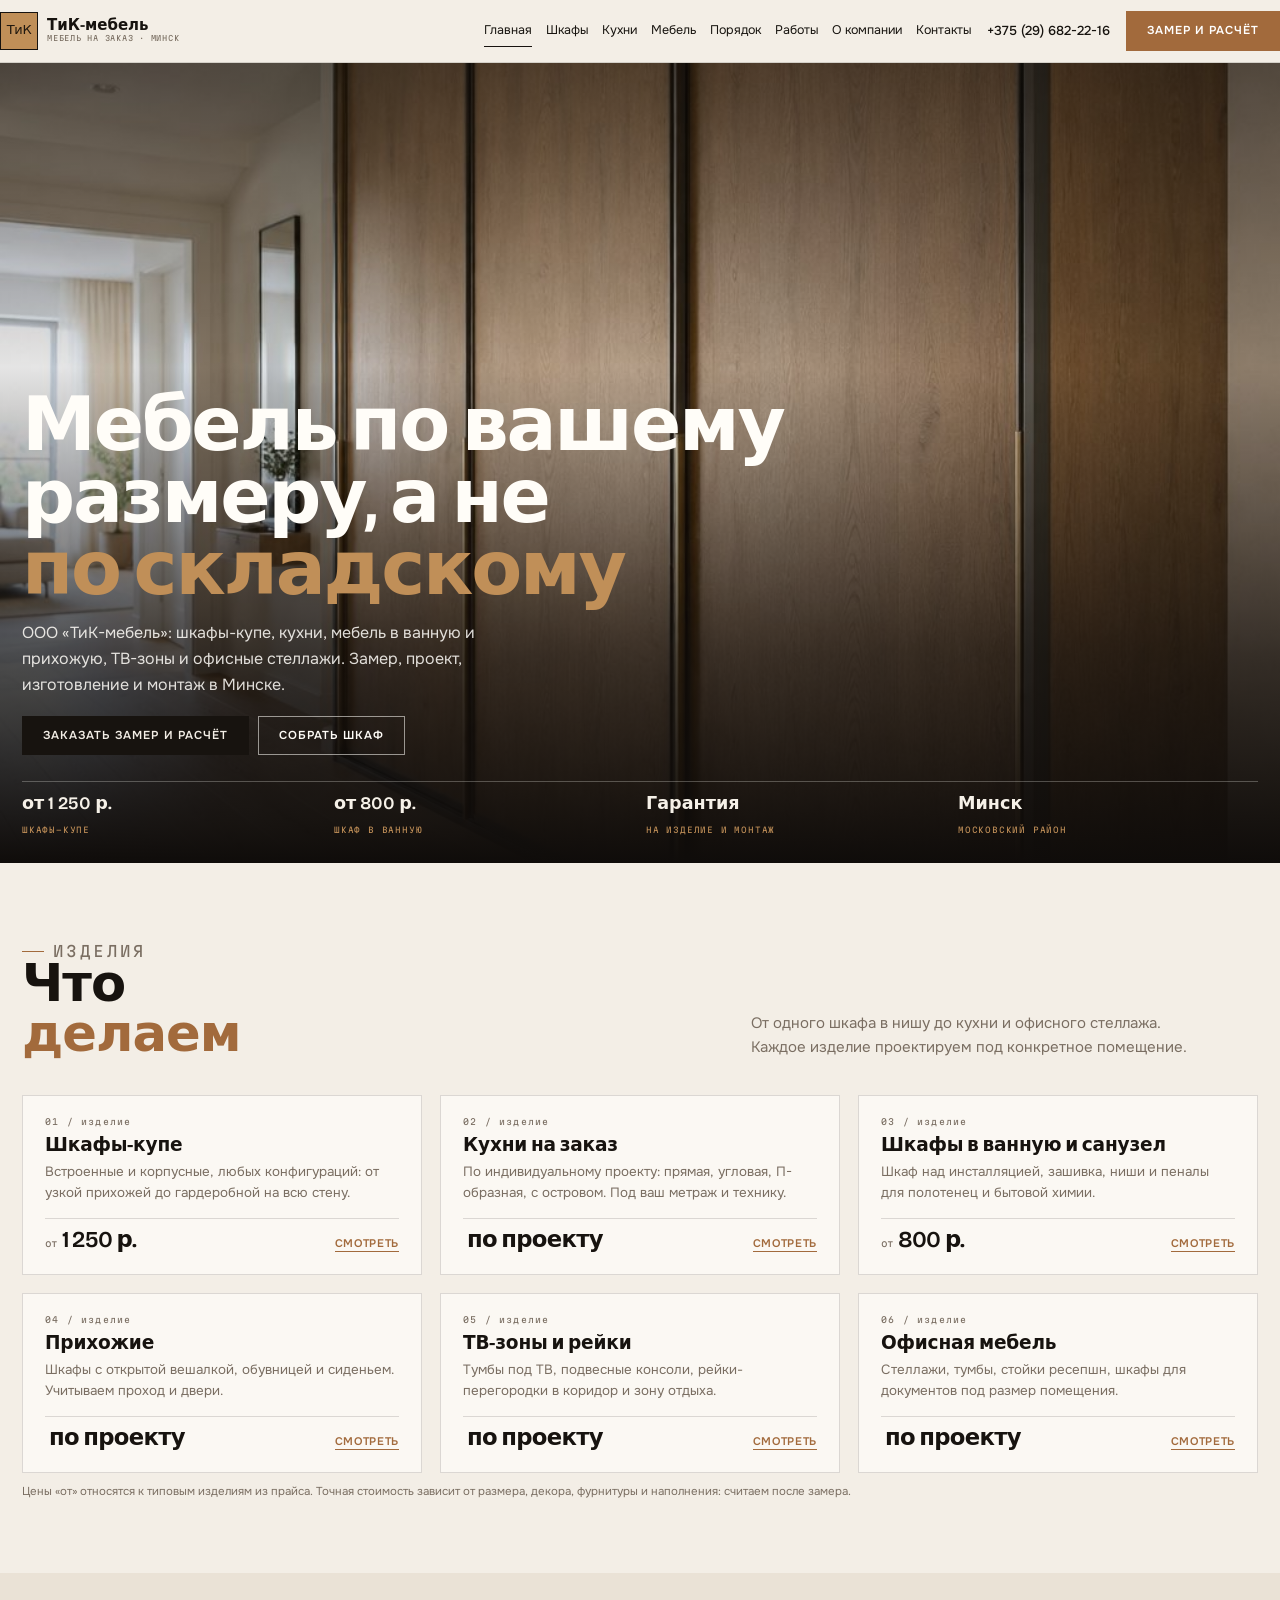
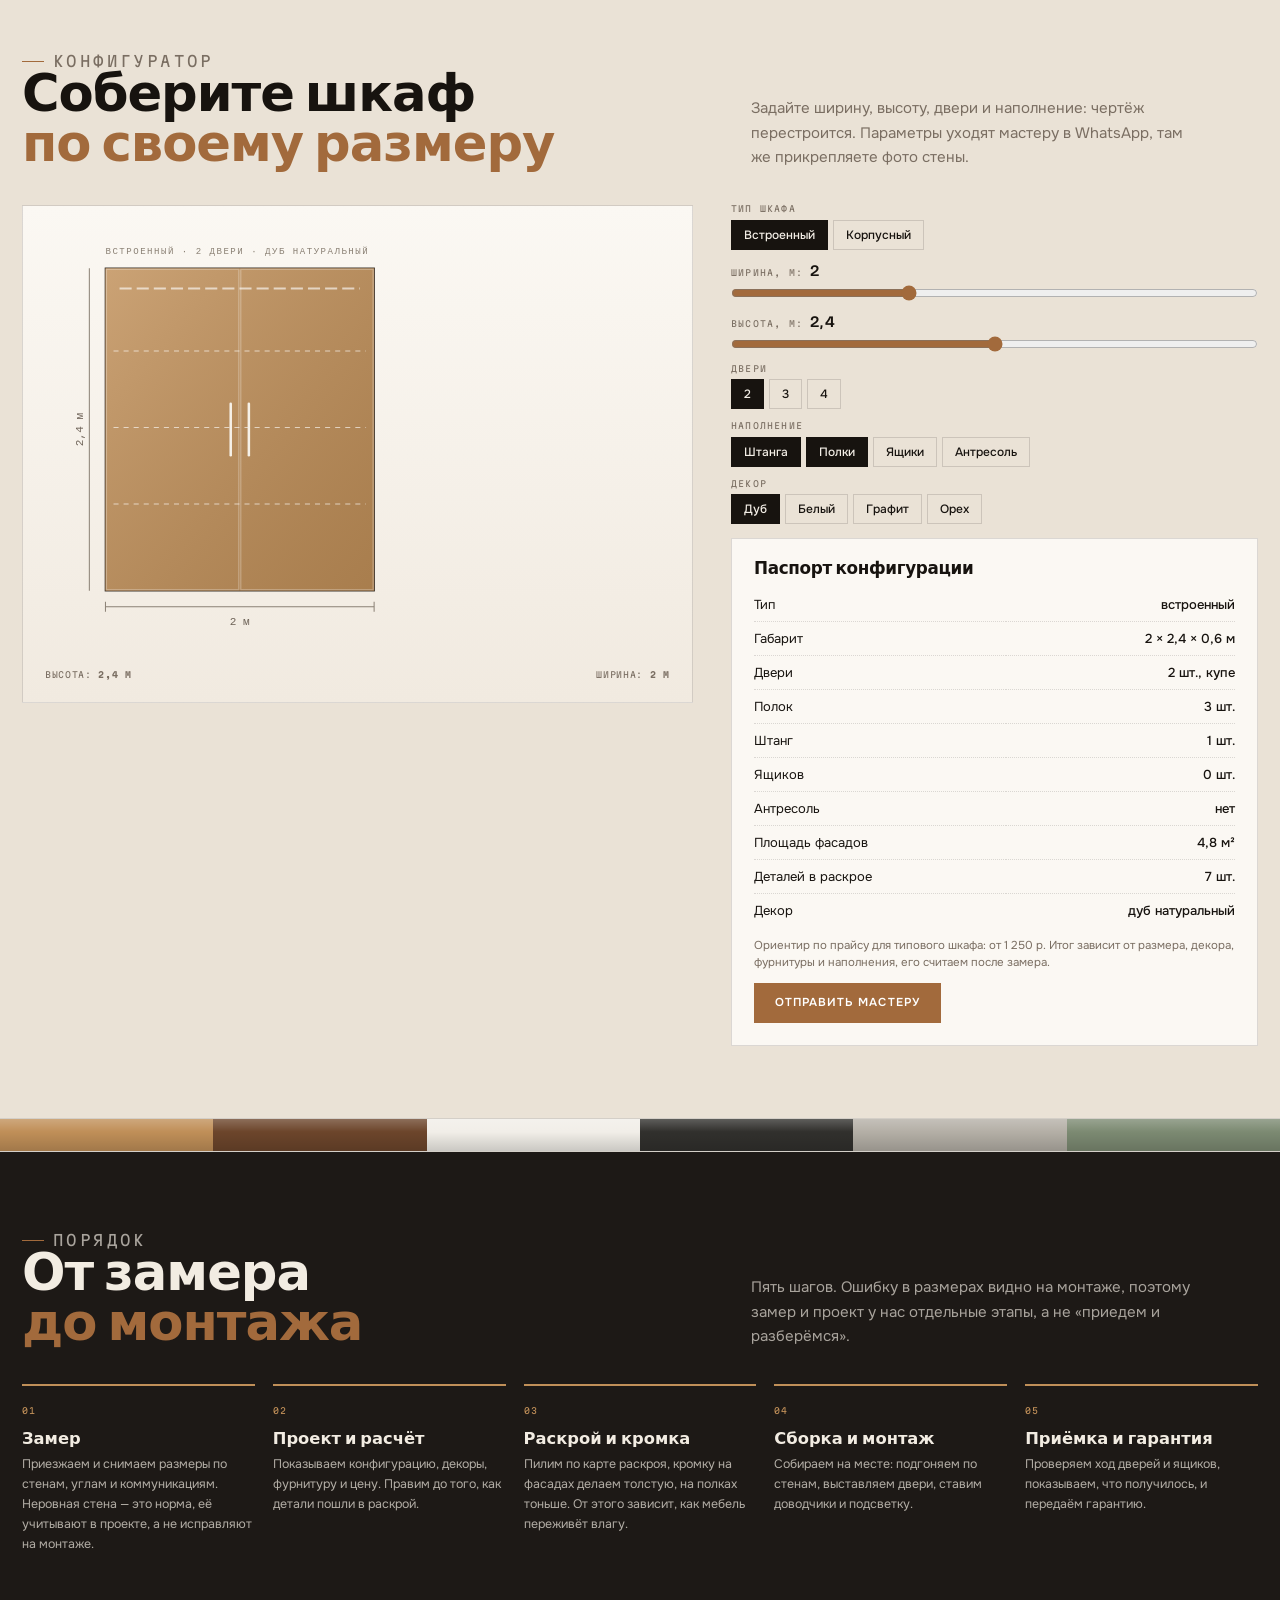
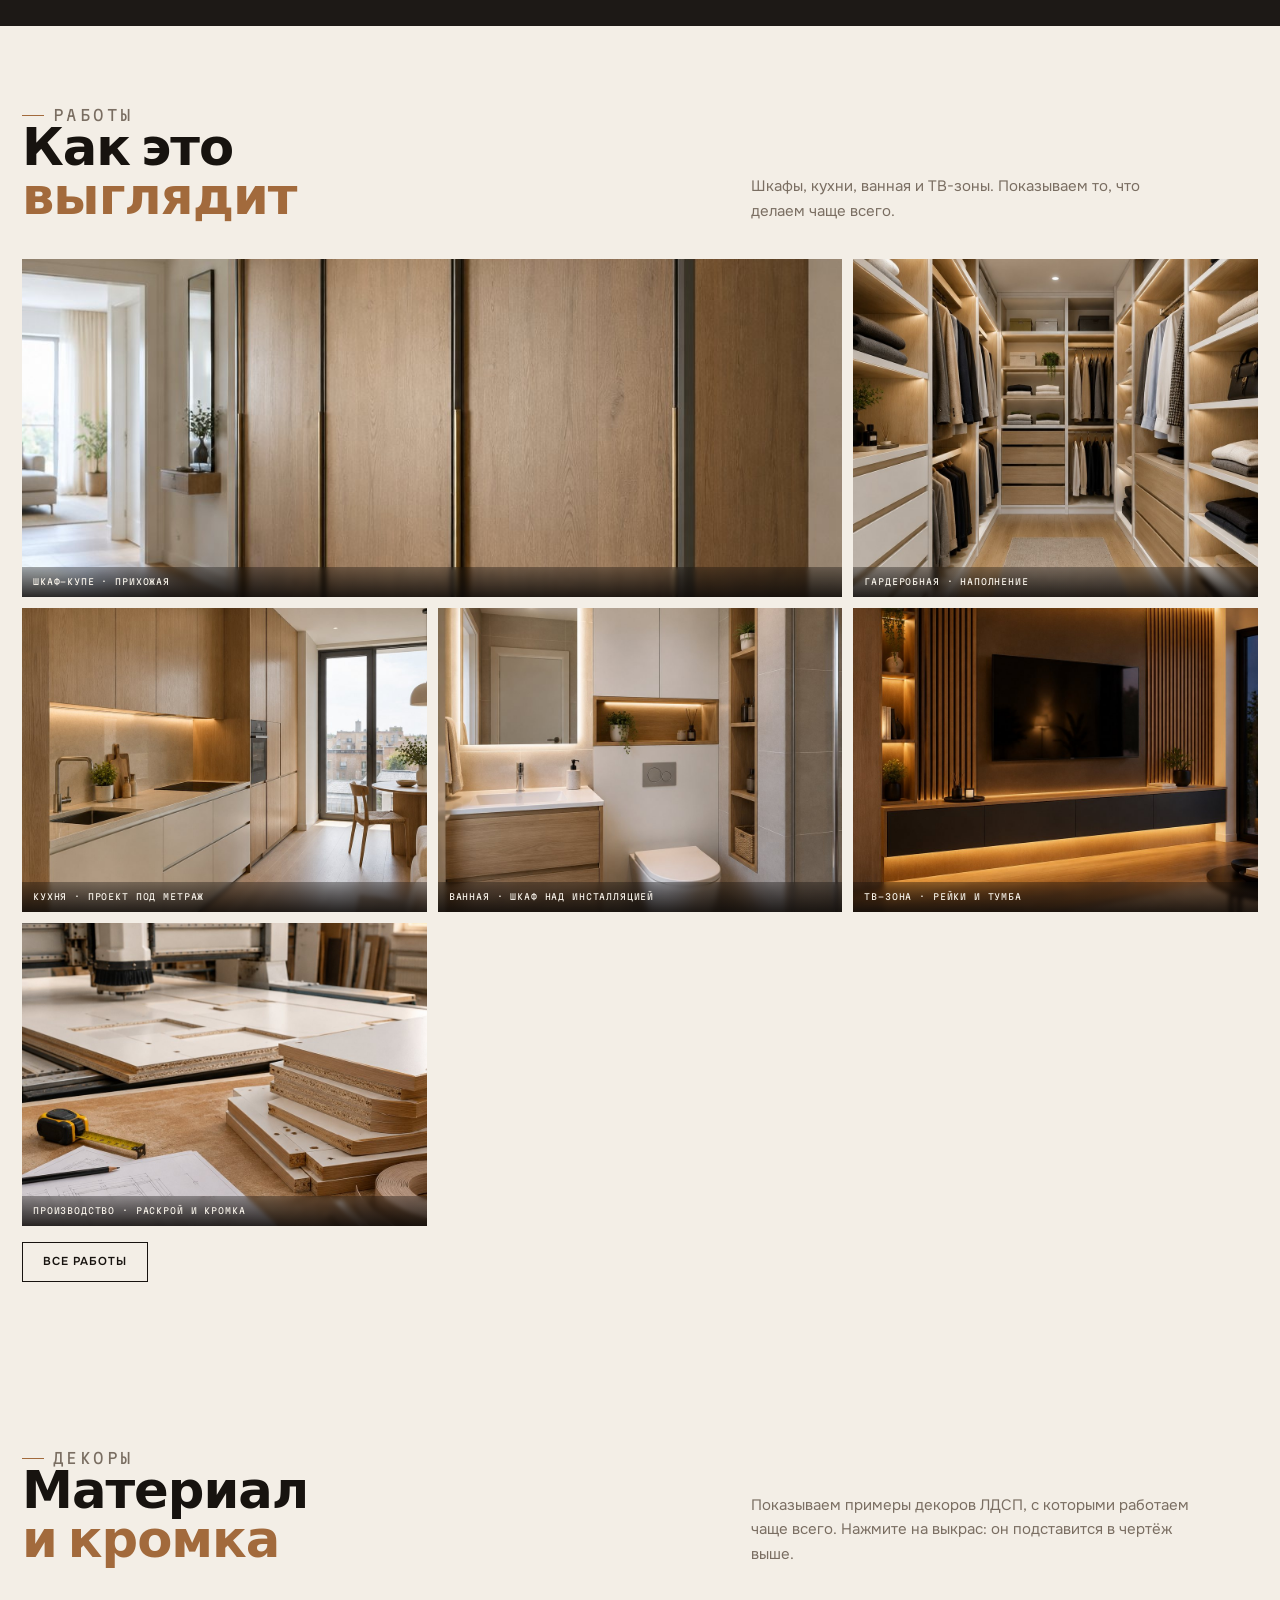
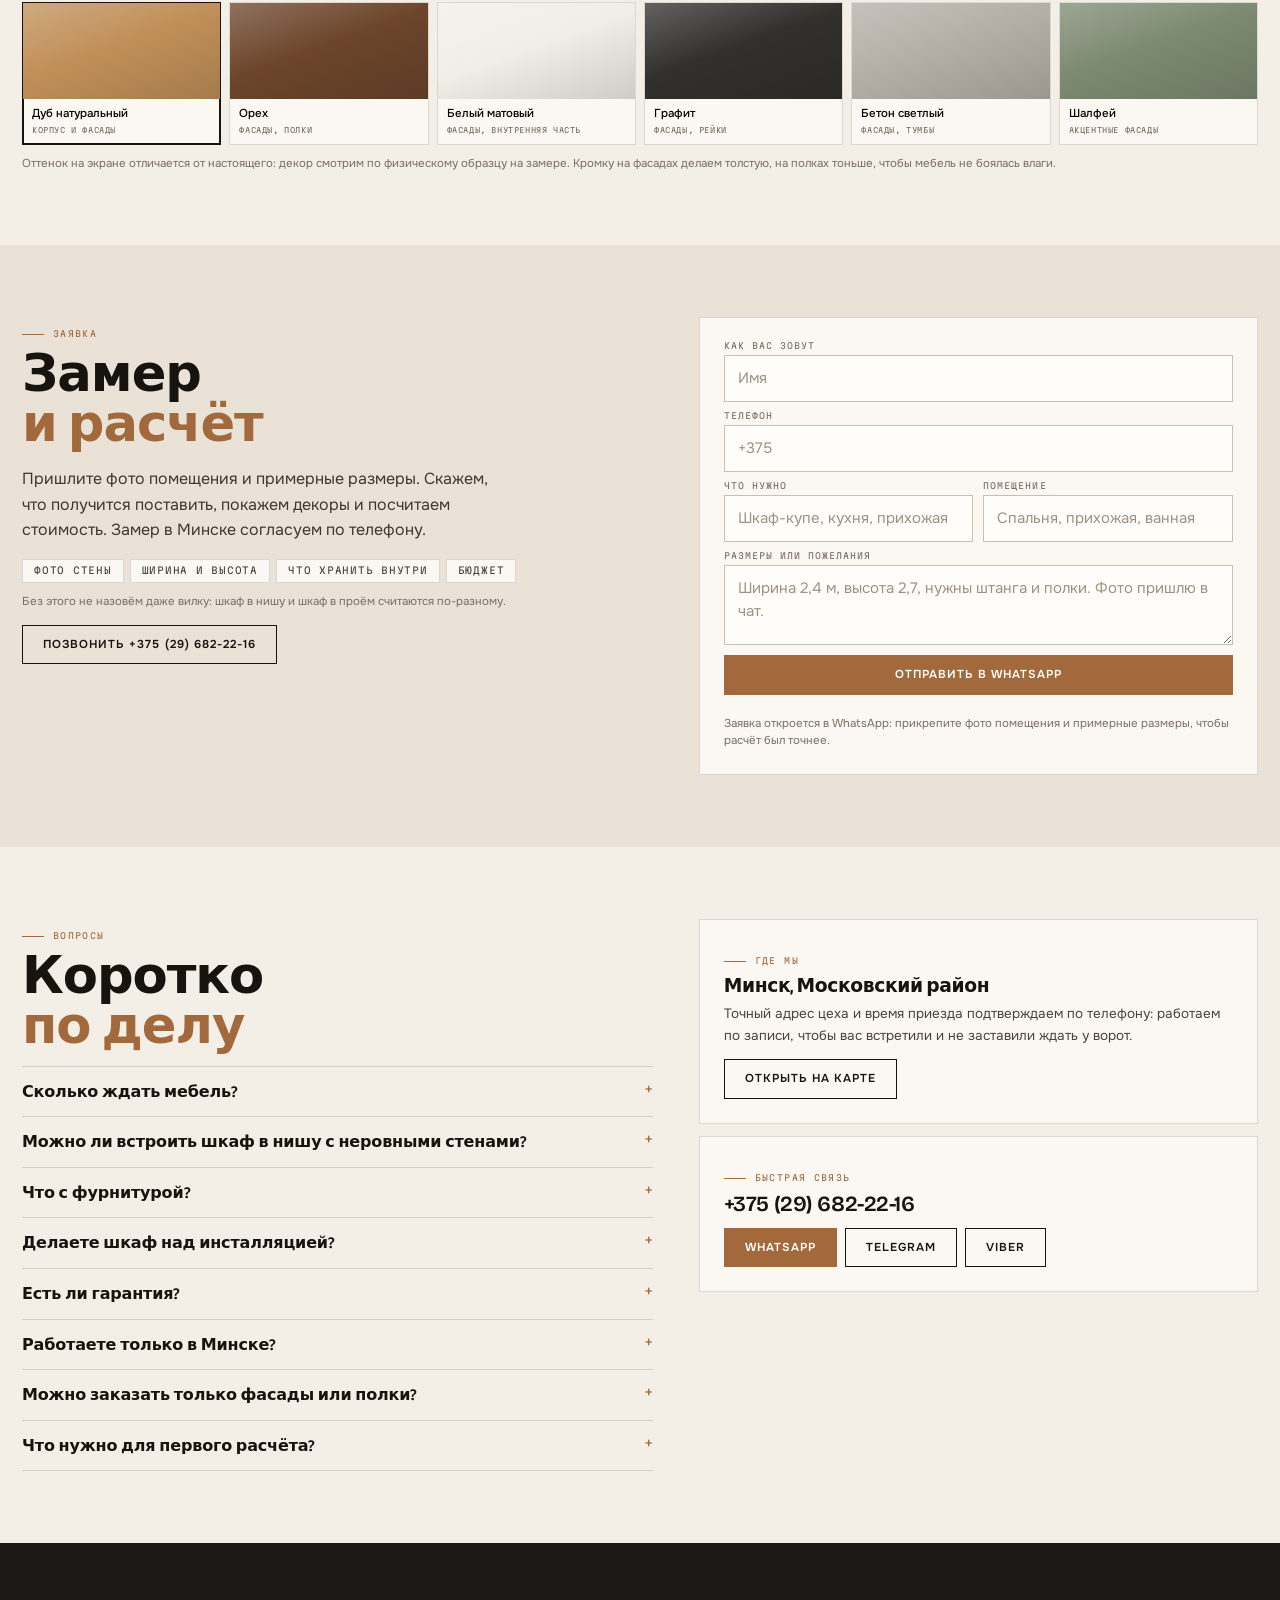
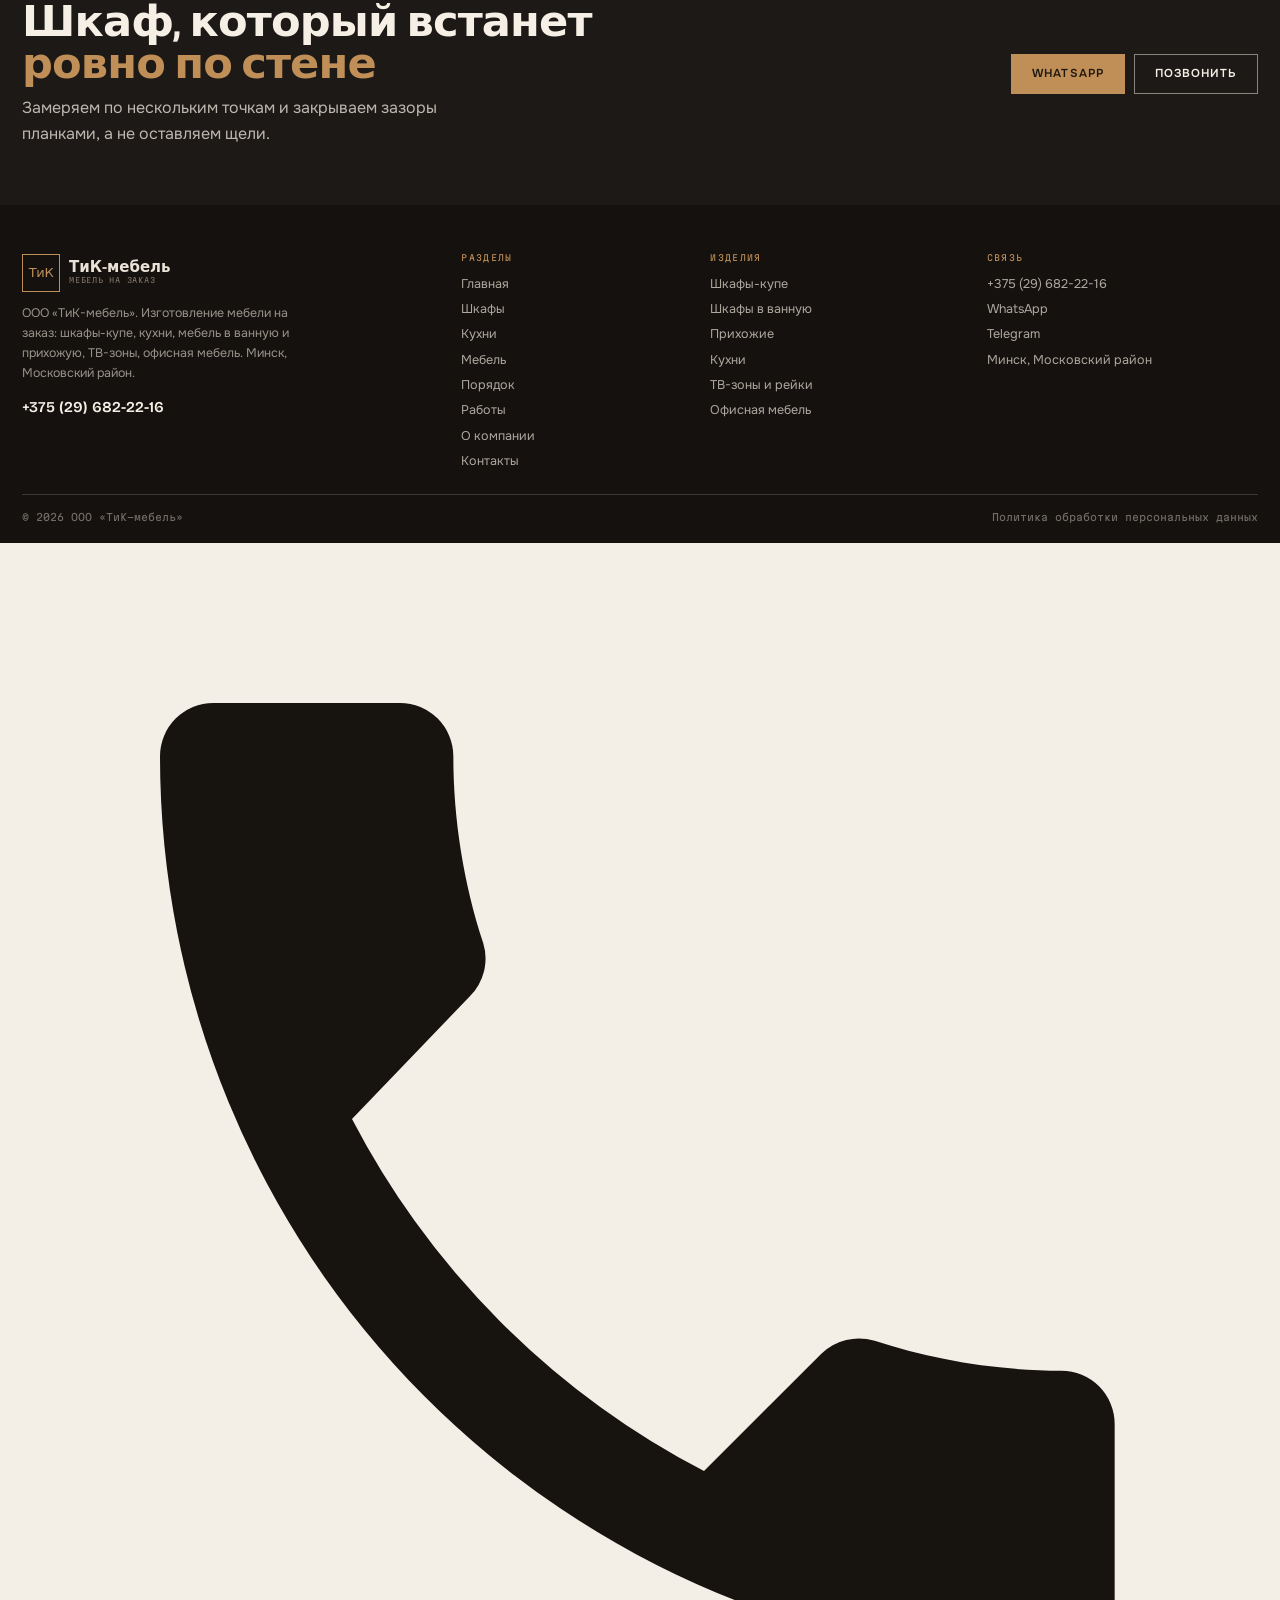
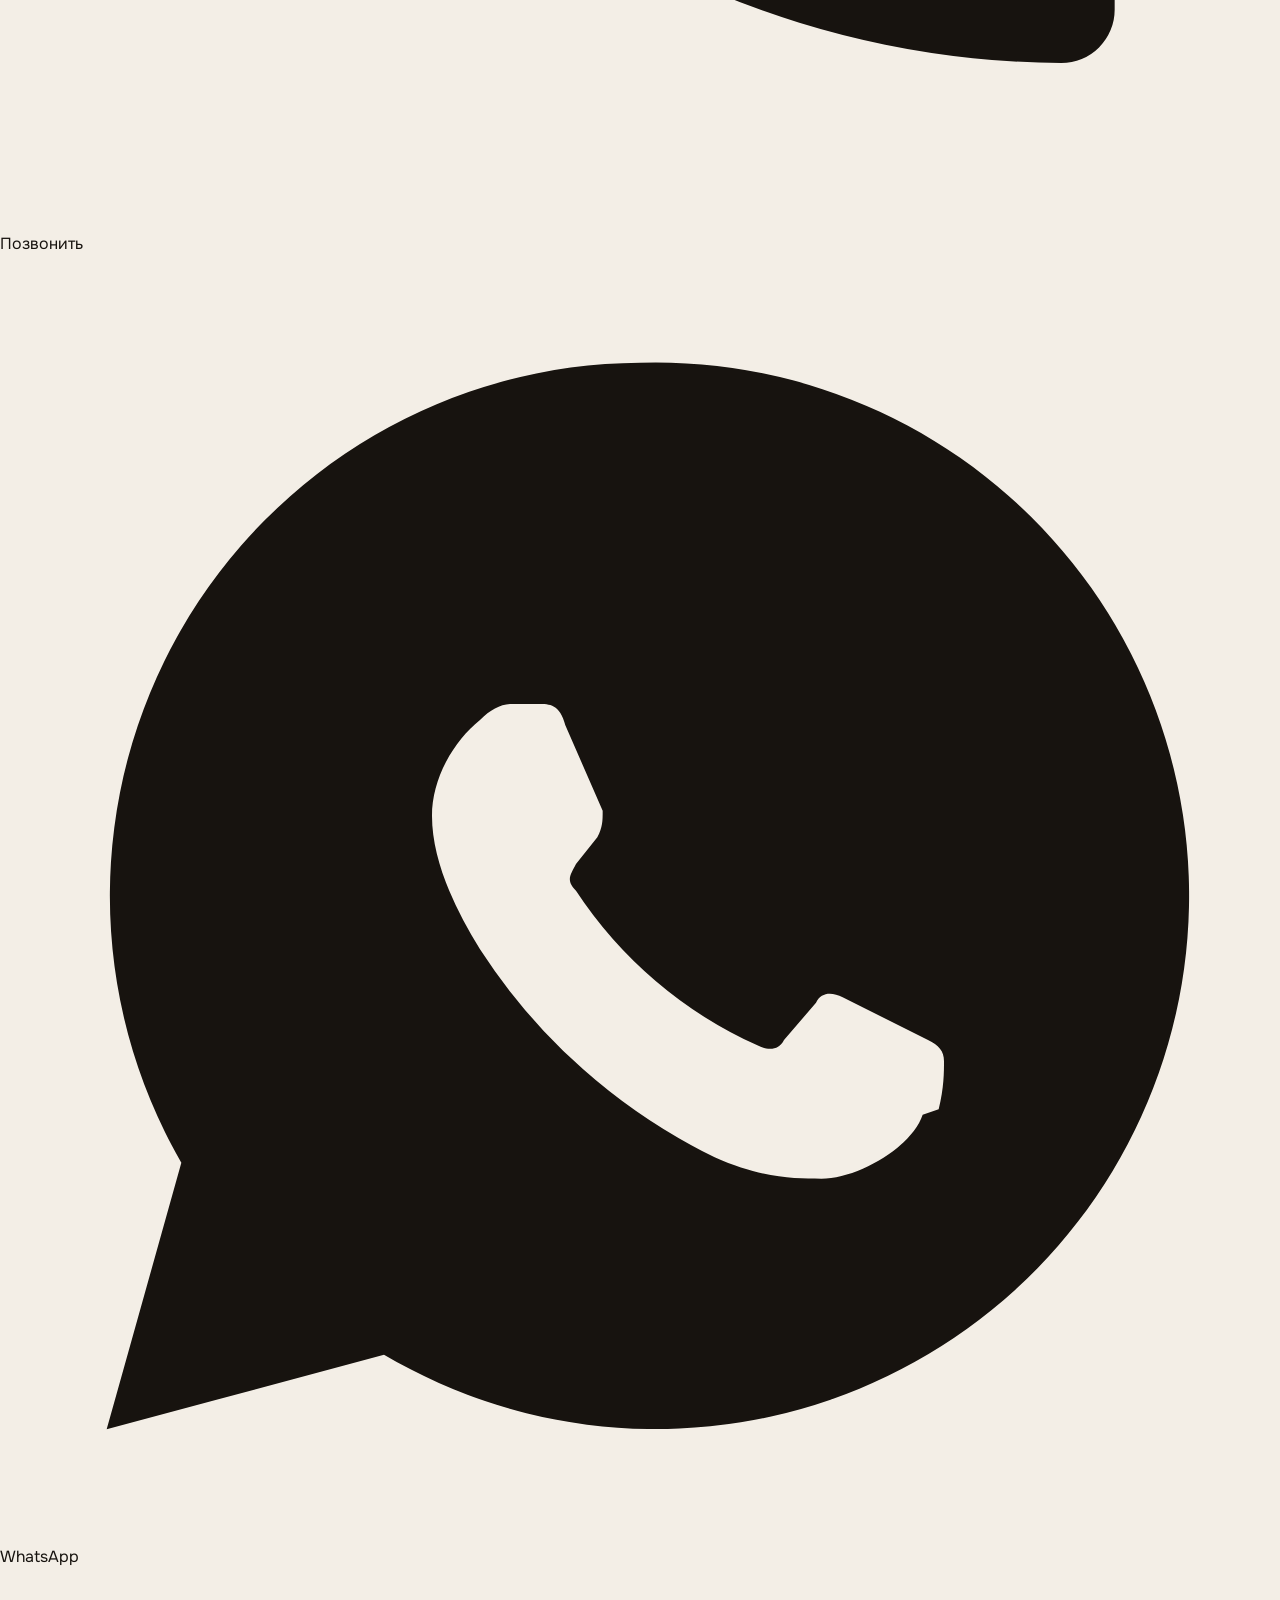
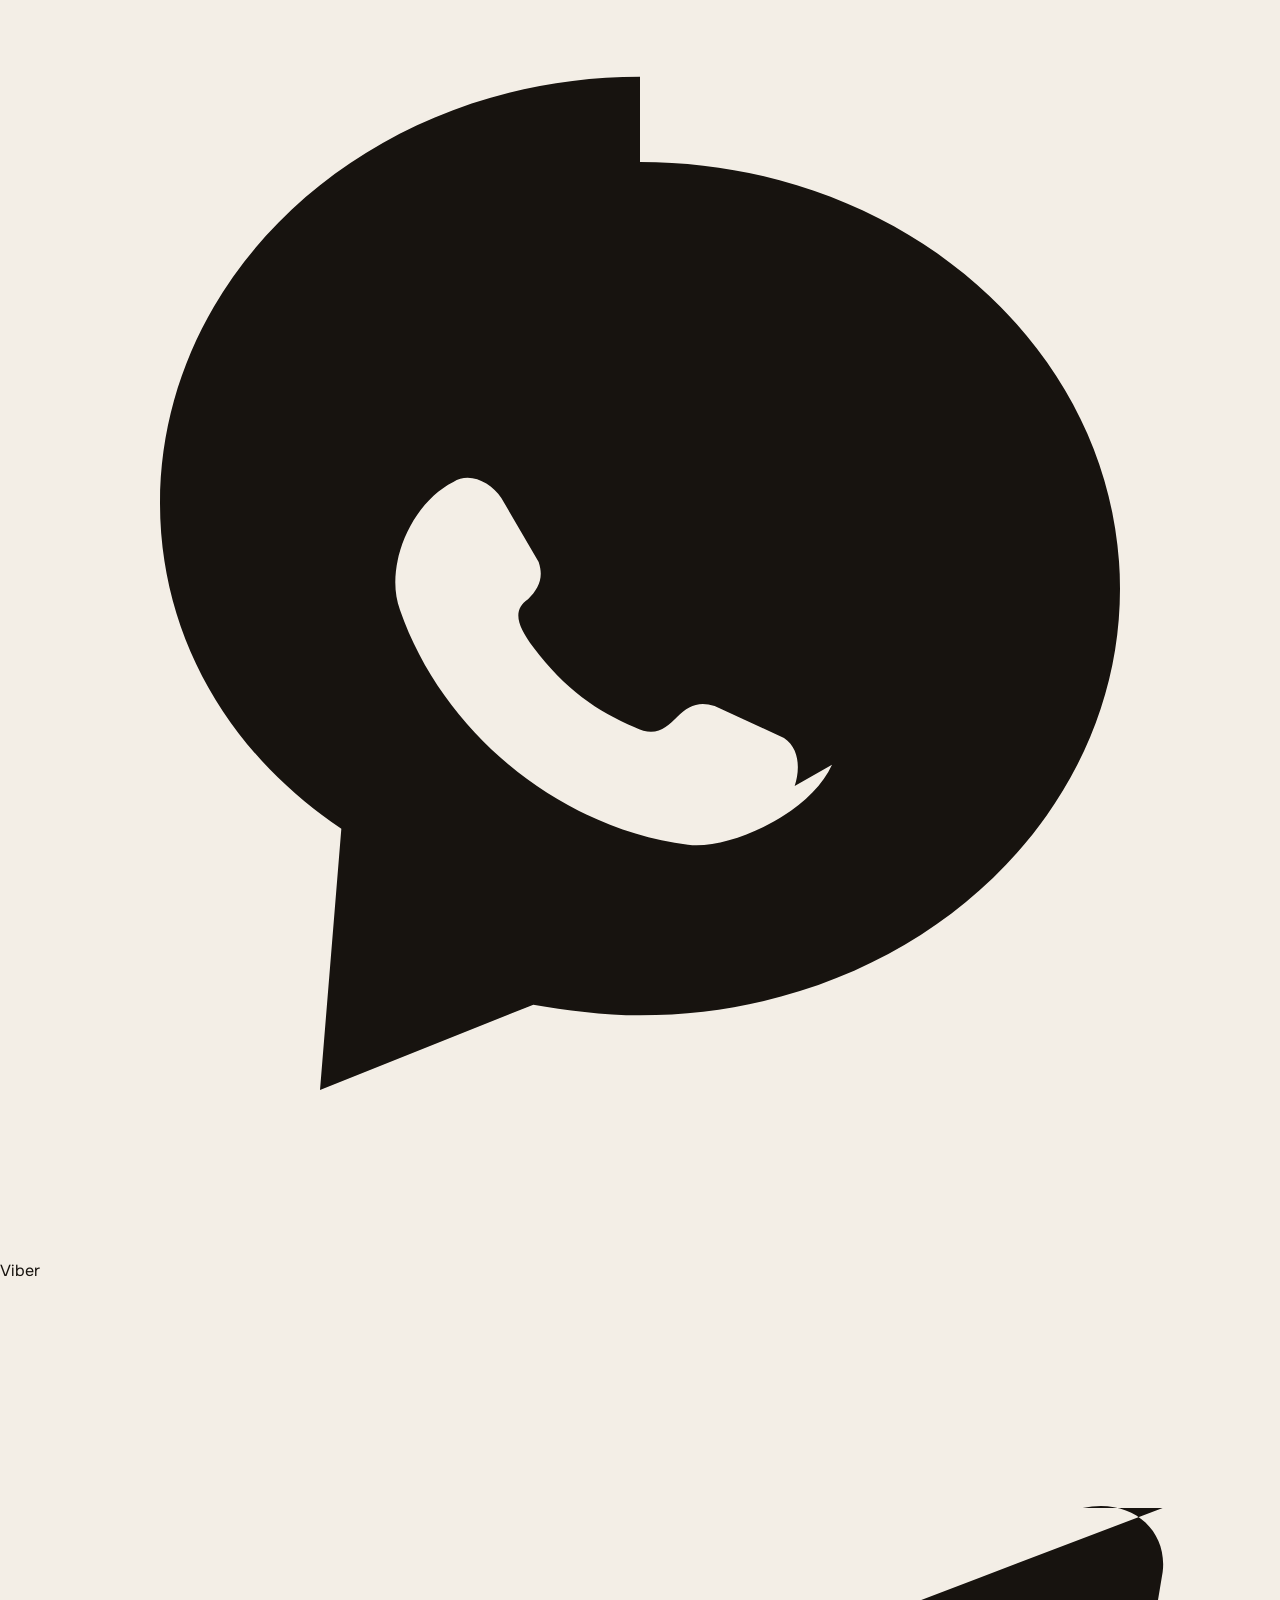
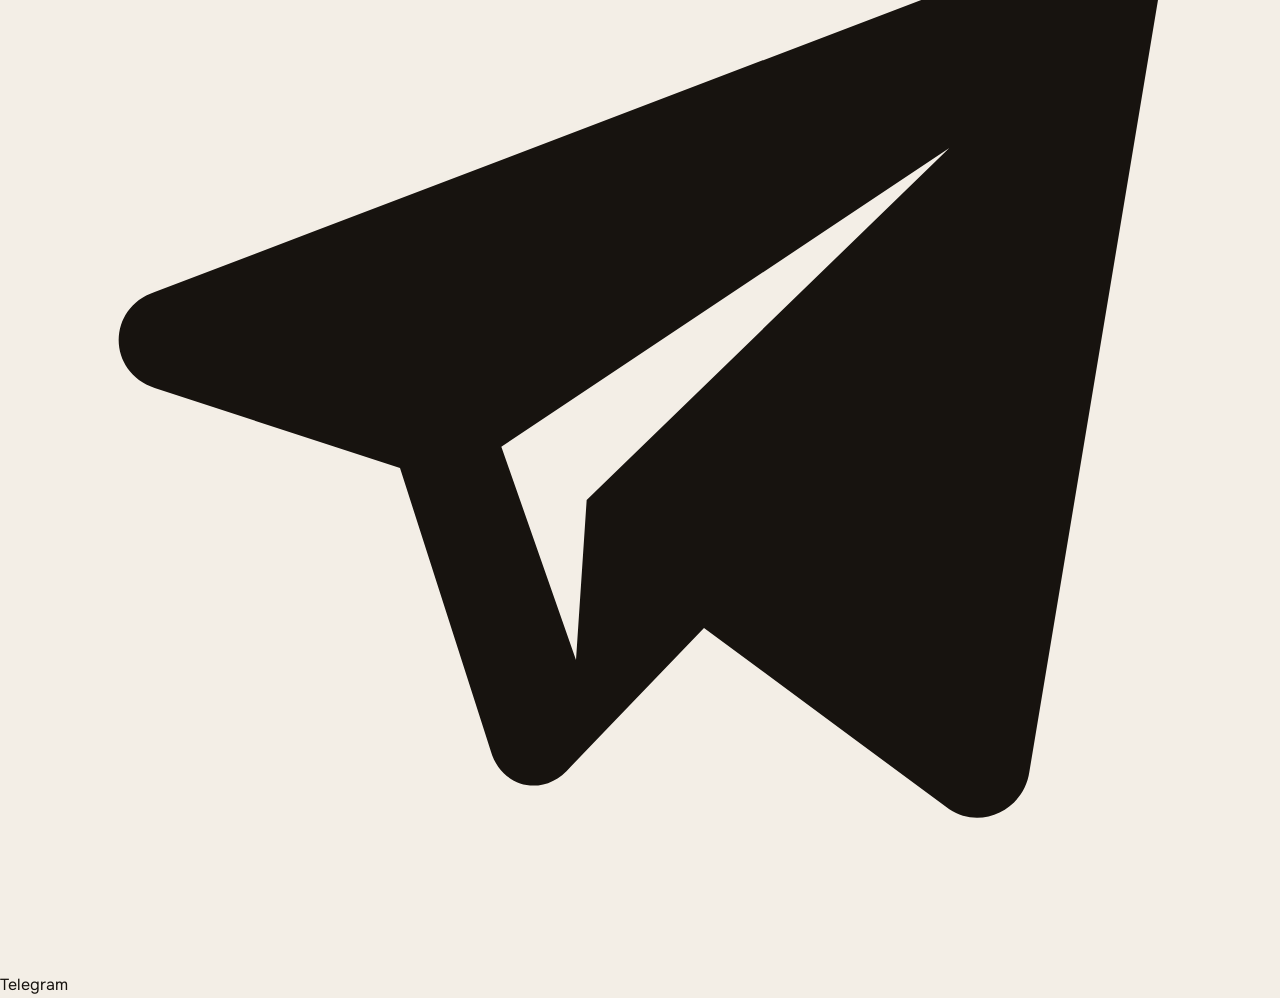
<file: index.html>
<!DOCTYPE html>
<html lang="ru">
<head>
<meta charset="utf-8">
<meta name="viewport" content="width=device-width, initial-scale=1">
<title>Мебель на заказ в Минске: шкафы-купе и кухни | ТиК-мебель</title>
<meta name="description" content="ООО «ТиК-мебель»: изготовление мебели на заказ в Минске. Шкафы-купе от 1 250 р., шкафы в ванную от 800 р., кухни по проекту. Замер, расчёт, монтаж, гарантия. +375 (29) 682-22-16.">
<meta property="og:title" content="Мебель на заказ в Минске: шкафы-купе и кухни | ТиК-мебель">
<meta property="og:description" content="ООО «ТиК-мебель»: изготовление мебели на заказ в Минске. Шкафы-купе от 1 250 р., шкафы в ванную от 800 р., кухни по проекту. Замер, расчёт, монтаж, гарантия. +375 (29) 682-22-16.">
<meta property="og:type" content="website">
<meta name="theme-color" content="#F3EEE6">
<style>
:root{--paper:#F3EEE6;--paper2:#EAE2D6;--ink:#17130F;--ink2:#2B241D;--wood:#A26A3C;--wood2:#C08F58;
--muted:#7A6E62;--line:rgba(23,19,15,.14);--night:#1D1916;--pad:22px;--max:1300px;
--display:'Bricolage Grotesque',system-ui,sans-serif;--body:'Onest',system-ui,sans-serif;--mono:'Martian Mono',ui-monospace,monospace}
*{box-sizing:border-box}html{-webkit-text-size-adjust:100%}body{margin:0;background:var(--paper);color:var(--ink);font:16px/1.62 var(--body);-webkit-font-smoothing:antialiased}
img{max-width:100%;display:block}h1,h2,h3{margin:0;font-family:var(--display);font-weight:600;line-height:.97;letter-spacing:-.02em}
a{color:inherit;text-decoration:none}[hidden]{display:none!important}
.wrap{width:100%;max-width:var(--max);margin:0 auto;padding:0 var(--pad)}
.header{position:sticky;top:0;z-index:40;background:rgba(243,238,230,.94);border-bottom:1px solid var(--line);backdrop-filter:blur(8px)}
.header__in{display:flex;align-items:center;gap:16px;padding:11px 0}
.logo{display:flex;align-items:center;gap:9px}
.logo__mark{width:38px;height:38px;border:1.5px solid var(--ink);display:grid;place-items:center;font:500 13px/1 var(--display);letter-spacing:-.03em;background:var(--wood2);color:#20180F}
.logo__txt{display:flex;flex-direction:column;line-height:1.14}
.logo__txt b{font:600 15px/1 var(--display)}
.logo__txt i{font:400 7.5px/1.4 var(--mono);letter-spacing:.1em;text-transform:uppercase;color:var(--muted);font-style:normal}
.nav{display:flex;gap:14px;margin-left:auto;font-size:12.5px}
.nav a{padding:6px 0;border-bottom:1px solid transparent}
.nav a:hover,.nav a.is-on{border-color:var(--ink)}
.header__tel{font:500 13px/1 var(--body);white-space:nowrap}
.btn{display:inline-flex;align-items:center;justify-content:center;gap:8px;padding:13px 20px;font:600 11.5px/1 var(--body);letter-spacing:.09em;text-transform:uppercase;border:1px solid var(--ink);background:var(--ink);color:var(--paper);cursor:pointer;transition:.18s}
.btn:hover{background:#000;border-color:#000}
.btn--ghost{background:transparent;color:var(--ink)}
.btn--ghost:hover{background:var(--ink);color:var(--paper)}
.btn--wood{background:var(--wood);border-color:var(--wood);color:#fff}
.btn--wood:hover{background:#8C5730;border-color:#8C5730}
.burger{display:none;width:42px;height:36px;border:1px solid var(--ink);background:transparent;align-items:center;justify-content:center;flex-direction:column;gap:4px;cursor:pointer}
.burger i{display:block;width:16px;height:1px;background:var(--ink)}
.burger.is-close i:first-child{transform:rotate(45deg) translateY(3px)}
.burger.is-close i:last-child{transform:rotate(-45deg) translateY(-3px)}
.drawer{position:fixed;inset:0;z-index:90;background:rgba(20,16,12,.72);display:none}
.drawer[data-open]{display:block}
.drawer__in{position:absolute;inset:0 0 0 auto;width:min(400px,92vw);background:var(--paper);padding:18px;overflow-y:auto}
.drawer__top{display:flex;justify-content:space-between;align-items:center;margin-bottom:16px}
.drawer__nav{display:grid;font:600 21px/1 var(--display);letter-spacing:-.01em}
.drawer__nav a{padding:13px 0;border-bottom:1px solid var(--line)}
.drawer__cta{width:100%;margin-top:16px}
.drawer__note{font-size:12px;color:var(--muted);margin-top:10px}
body.is-locked{overflow:hidden}
.hero{position:relative;min-height:min(92svh,800px);display:flex;align-items:flex-end;overflow:hidden;background:#0F0C0A}
.hero__img{position:absolute;inset:0;width:100%;height:100%;object-fit:cover}
.hero::after{content:'';position:absolute;inset:0;background:linear-gradient(180deg,rgba(15,12,10,.5),rgba(15,12,10,.1) 38%,rgba(15,12,10,.72) 74%,#0F0C0A 100%)}
.hero__in{position:relative;z-index:2;width:100%;padding:clamp(28px,4.6vw,58px) 0 clamp(14px,2vw,22px);color:#F6F1E8}
.hero h1{font-size:clamp(2.1rem,5.8vw,4.7rem);letter-spacing:-.03em;color:#FFFDF8}
.hero h1 em{font-style:normal;color:var(--wood2)}
.hero__lede{max-width:46ch;margin:14px 0 18px;color:rgba(255,253,248,.86)}
.hero__acts{display:flex;flex-wrap:wrap;gap:9px;margin-bottom:clamp(14px,2.2vw,26px)}
.hero__acts .btn--ghost{color:#FFFDF8;border-color:rgba(255,253,248,.55)}
.hero__acts .btn--ghost:hover{background:#FFFDF8;color:var(--ink)}
.hero__facts{display:grid;grid-template-columns:repeat(4,minmax(0,1fr));border-top:1px solid rgba(255,253,248,.26);gap:0 12px}
.hero__facts div{padding:11px 0 0}
.hero__facts b{display:block;font:600 clamp(.92rem,1.4vw,1.1rem)/1.2 var(--display)}
.hero__facts span{font:400 8px/1.5 var(--mono);letter-spacing:.1em;text-transform:uppercase;color:var(--wood2)}
@media (max-width:1024px){.nav{display:none}.burger{display:flex}.header__tel{display:none}.hero__facts{grid-template-columns:1fr 1fr}}
@media (max-width:380px){.header .btn--wood{display:none}}
</style>
<link rel="preconnect" href="https://fonts.googleapis.com">
<link rel="preconnect" href="https://fonts.gstatic.com" crossorigin>
<link href="https://fonts.googleapis.com/css2?family=Bricolage+Grotesque:opsz,wght@12..96,400;12..96,600;12..96,700&family=Onest:wght@400;500;600&family=Martian+Mono:wght@400;500&display=swap" rel="stylesheet">
<link rel="stylesheet" href="assets/css/style.v1.css">
<link rel="icon" href="assets/img/favicon.svg" type="image/svg+xml">
</head>
<body>
<header class="header"><div class="header__in wrap">
<a class="logo" href="index.html"><span class="logo__mark">ТиК</span><span class="logo__txt"><b>ТиК-мебель</b><i>мебель на заказ · Минск</i></span></a>
<nav class="nav" aria-label="Основное меню"><a href="index.html" class="is-on">Главная</a><a href="shkafy.html">Шкафы</a><a href="kuhni.html">Кухни</a><a href="mebel.html">Мебель</a><a href="kak-rabotaem.html">Порядок</a><a href="raboty.html">Работы</a><a href="o-kompanii.html">О компании</a><a href="kontakty.html">Контакты</a></nav>
<a class="header__tel" href="tel:+375296822216">+375 (29) 682-22-16</a>
<a class="btn btn--wood" href="#zayavka">Замер и расчёт</a>
<button class="burger" type="button" aria-label="Меню" aria-expanded="false" aria-controls="drawer"><i></i><i></i><i></i></button>
</div></header>
<div class="drawer" id="drawer" role="dialog" aria-modal="true" aria-label="Меню" hidden>
<div class="drawer__in">
<div class="drawer__top">
<a class="logo" href="index.html"><span class="logo__mark">ТиК</span><span class="logo__txt"><b>ТиК-мебель</b><i>Минск</i></span></a>
<button class="burger is-close" type="button" data-close aria-label="Закрыть меню"><i></i><i></i></button>
</div>
<nav class="drawer__nav"><a href="index.html">Главная</a><a href="shkafy.html">Шкафы</a><a href="kuhni.html">Кухни</a><a href="mebel.html">Мебель</a><a href="kak-rabotaem.html">Порядок</a><a href="raboty.html">Работы</a><a href="o-kompanii.html">О компании</a><a href="kontakty.html">Контакты</a></nav>
<a class="btn btn--wood drawer__cta" href="tel:+375296822216">Позвонить +375 (29) 682-22-16</a>
<p class="drawer__note">Минск, Московский район. Шкафы-купе, кухни, мебель в ванную, прихожие, ТВ-зоны, офисная мебель. Замер и расчёт по вашему размеру.</p>
</div></div>
<main>
<section class="hero">
<img class="hero__img" src="assets/img/hero.jpg" alt="Шкаф-купе на заказ в прихожей" width="1536" height="1024" fetchpriority="high">
<div class="hero__in"><div class="wrap">
<h1>Мебель по вашему<br>размеру, а не<br><em>по складскому</em></h1>
<p class="hero__lede">ООО «ТиК-мебель»: шкафы-купе, кухни, мебель в ванную и прихожую, ТВ-зоны и офисные стеллажи. Замер, проект, изготовление и монтаж в Минске.</p>
<div class="hero__acts">
<a class="btn" href="#zayavka">Заказать замер и расчёт</a>
<a class="btn btn--ghost" href="#config">Собрать шкаф</a>
</div>
<div class="hero__facts">
<div><b>от 1 250 р.</b><span>шкафы-купе</span></div>
<div><b>от 800 р.</b><span>шкаф в ванную</span></div>
<div><b>Гарантия</b><span>на изделие и монтаж</span></div>
<div><b>Минск</b><span>Московский район</span></div>
</div>
</div></div>
</section>

<section class="section"><div class="wrap">
<div class="sec-head"><div><p class="eyebrow">изделия</p><h2 class="h2">Что<br><em>делаем</em></h2></div>
<p>От одного шкафа в нишу до кухни и офисного стеллажа. Каждое изделие проектируем под конкретное помещение.</p></div>
<div class="prod">
<article class="pcard"><span class="pcard__n">01 / изделие</span><h3>Шкафы-купе</h3><p>Встроенные и корпусные, любых конфигураций: от узкой прихожей до гардеробной на всю стену.</p><div class="pcard__foot"><span class="price"><small>от</small>1 250 р.</span><a class="pcard__go" href="shkafy.html">Смотреть</a></div></article><article class="pcard"><span class="pcard__n">02 / изделие</span><h3>Кухни на заказ</h3><p>По индивидуальному проекту: прямая, угловая, П-образная, с островом. Под ваш метраж и технику.</p><div class="pcard__foot"><span class="price"><small></small>по проекту</span><a class="pcard__go" href="kuhni.html">Смотреть</a></div></article><article class="pcard"><span class="pcard__n">03 / изделие</span><h3>Шкафы в ванную и санузел</h3><p>Шкаф над инсталляцией, зашивка, ниши и пеналы для полотенец и бытовой химии.</p><div class="pcard__foot"><span class="price"><small>от</small>800 р.</span><a class="pcard__go" href="shkafy.html#bath">Смотреть</a></div></article><article class="pcard"><span class="pcard__n">04 / изделие</span><h3>Прихожие</h3><p>Шкафы с открытой вешалкой, обувницей и сиденьем. Учитываем проход и двери.</p><div class="pcard__foot"><span class="price"><small></small>по проекту</span><a class="pcard__go" href="shkafy.html#hall">Смотреть</a></div></article><article class="pcard"><span class="pcard__n">05 / изделие</span><h3>ТВ-зоны и рейки</h3><p>Тумбы под ТВ, подвесные консоли, рейки-перегородки в коридор и зону отдыха.</p><div class="pcard__foot"><span class="price"><small></small>по проекту</span><a class="pcard__go" href="mebel.html">Смотреть</a></div></article><article class="pcard"><span class="pcard__n">06 / изделие</span><h3>Офисная мебель</h3><p>Стеллажи, тумбы, стойки ресепшн, шкафы для документов под размер помещения.</p><div class="pcard__foot"><span class="price"><small></small>по проекту</span><a class="pcard__go" href="mebel.html#office">Смотреть</a></div></article>
</div>
<p class="hint">Цены «от» относятся к типовым изделиям из прайса. Точная стоимость зависит от размера, декора, фурнитуры и наполнения: считаем после замера.</p>
</div></section>


<section class="section section--paper2 anchor" id="config"><div class="wrap">
<div class="sec-head"><div><p class="eyebrow">конфигуратор</p><h2 class="h2">Соберите шкаф<br><em>по своему размеру</em></h2></div>
<p>Задайте ширину, высоту, двери и наполнение: чертёж перестроится. Параметры уходят мастеру в WhatsApp, там же прикрепляете фото стены.</p></div>
<div class="cfg">
<div class="cfg__stage">
<svg id="cfgSvg" viewBox="0 0 620 430" role="img" aria-label="Чертёж шкафа по вашим размерам"></svg>
<div class="cfg__axis"><span>высота: <b id="axH">2,40 м</b></span><span>ширина: <b id="axW">2,00 м</b></span></div>
</div>
<div>
<div class="ctrl">
<div class="crow"><label>Тип шкафа</label><div class="seg" id="cType">
<button type="button" data-v="vstroen" aria-pressed="true">Встроенный</button>
<button type="button" data-v="korpus" aria-pressed="false">Корпусный</button></div></div>
<div class="crow"><label>Ширина, м: <span class="rngval" id="vW">2,00</span></label>
<input class="rng" id="cW" type="range" min="1" max="4" step="0.05" value="2"></div>
<div class="crow"><label>Высота, м: <span class="rngval" id="vH">2,40</span></label>
<input class="rng" id="cH" type="range" min="1.8" max="3" step="0.05" value="2.4"></div>
<div class="crow"><label>Двери</label><div class="seg" id="cDoors">
<button type="button" data-v="2" aria-pressed="true">2</button>
<button type="button" data-v="3" aria-pressed="false">3</button>
<button type="button" data-v="4" aria-pressed="false">4</button></div></div>
<div class="crow"><label>Наполнение</label><div class="seg" id="cFill">
<button type="button" data-v="rail" aria-pressed="true">Штанга</button>
<button type="button" data-v="shelf" aria-pressed="true">Полки</button>
<button type="button" data-v="drawer" aria-pressed="false">Ящики</button>
<button type="button" data-v="top" aria-pressed="false">Антресоль</button></div></div>
<div class="crow"><label>Декор</label><div class="seg" id="cDec">
<button type="button" data-v="dub" aria-pressed="true">Дуб</button>
<button type="button" data-v="white" aria-pressed="false">Белый</button>
<button type="button" data-v="grafit" aria-pressed="false">Графит</button>
<button type="button" data-v="oreh" aria-pressed="false">Орех</button></div></div>
</div>
<div class="cfg__out" style="margin-top:14px">
<h3>Паспорт конфигурации</h3>
<table class="spec"><tbody id="cfgSpec"></tbody></table>
<p class="cfg__note" id="cfgNote"></p>
<a class="btn btn--wood" id="cfgGo" href="https://wa.me/375296822216" target="_blank" rel="noopener">Отправить мастеру</a>
</div>
</div>
</div>
</div></section>
<div class="decobar" aria-hidden="true"><i style="background:#C08F58"></i><i style="background:#6C452B"></i><i style="background:#F1EEE8"></i><i style="background:#31302D"></i><i style="background:#B4AFA6"></i><i style="background:#7C8A72"></i></div>


<section class="section section--night"><div class="wrap">
<div class="sec-head"><div><p class="eyebrow">порядок</p><h2 class="h2">От замера<br><em>до монтажа</em></h2></div>
<p>Пять шагов. Ошибку в размерах видно на монтаже, поэтому замер и проект у нас отдельные этапы, а не «приедем и разберёмся».</p></div>
<div class="steps">
<div class="step"><span>01</span><b>Замер</b><p>Приезжаем и снимаем размеры по стенам, углам и коммуникациям. Неровная стена — это норма, её учитывают в проекте, а не исправляют на монтаже.</p></div><div class="step"><span>02</span><b>Проект и расчёт</b><p>Показываем конфигурацию, декоры, фурнитуру и цену. Правим до того, как детали пошли в раскрой.</p></div><div class="step"><span>03</span><b>Раскрой и кромка</b><p>Пилим по карте раскроя, кромку на фасадах делаем толстую, на полках тоньше. От этого зависит, как мебель переживёт влагу.</p></div><div class="step"><span>04</span><b>Сборка и монтаж</b><p>Собираем на месте: подгоняем по стенам, выставляем двери, ставим доводчики и подсветку.</p></div><div class="step"><span>05</span><b>Приёмка и гарантия</b><p>Проверяем ход дверей и ящиков, показываем, что получилось, и передаём гарантию.</p></div>
</div>
</div></section>

<section class="section"><div class="wrap">
<div class="sec-head"><div><p class="eyebrow">работы</p><h2 class="h2">Как это<br><em>выглядит</em></h2></div>
<p>Шкафы, кухни, ванная и ТВ-зоны. Показываем то, что делаем чаще всего.</p></div>
<div class="gal">
<figure class="wide"><img src="assets/img/hero.jpg" alt="Шкаф-купе" width="1536" height="1024" loading="lazy"><figcaption>Шкаф-купе · прихожая</figcaption></figure>
<figure><img src="assets/img/closet.jpg" alt="Гардеробная" width="1024" height="1024" loading="lazy"><figcaption>Гардеробная · наполнение</figcaption></figure>
<figure><img src="assets/img/kitchen.jpg" alt="Кухня на заказ" width="1024" height="1024" loading="lazy"><figcaption>Кухня · проект под метраж</figcaption></figure>
<figure><img src="assets/img/bath.jpg" alt="Шкаф в ванную над инсталляцией" width="1024" height="1024" loading="lazy"><figcaption>Ванная · шкаф над инсталляцией</figcaption></figure>
<figure><img src="assets/img/tv.jpg" alt="ТВ-зона с рейками" width="1024" height="1024" loading="lazy"><figcaption>ТВ-зона · рейки и тумба</figcaption></figure>
<figure><img src="assets/img/shop.jpg" alt="Раскрой деталей" width="1024" height="1024" loading="lazy"><figcaption>Производство · раскрой и кромка</figcaption></figure>
</div>
<p style="margin-top:16px"><a class="btn btn--ghost" href="raboty.html">Все работы</a></p>
</div></section>


<section class="section"><div class="wrap">
<div class="sec-head"><div><p class="eyebrow">декоры</p><h2 class="h2">Материал<br><em>и кромка</em></h2></div>
<p>Показываем примеры декоров ЛДСП, с которыми работаем чаще всего. Нажмите на выкрас: он подставится в чертёж выше.</p></div>
<div class="decors" id="decors">
<button class="dsw" type="button" data-dec="dub" data-hex="#C08F58" aria-pressed="true"><i style="background:#C08F58"></i><b>Дуб натуральный</b><span>корпус и фасады</span></button><button class="dsw" type="button" data-dec="oreh" data-hex="#6C452B" aria-pressed="false"><i style="background:#6C452B"></i><b>Орех</b><span>фасады, полки</span></button><button class="dsw" type="button" data-dec="white" data-hex="#F1EEE8" aria-pressed="false"><i style="background:#F1EEE8"></i><b>Белый матовый</b><span>фасады, внутренняя часть</span></button><button class="dsw" type="button" data-dec="grafit" data-hex="#31302D" aria-pressed="false"><i style="background:#31302D"></i><b>Графит</b><span>фасады, рейки</span></button><button class="dsw" type="button" data-dec="beton" data-hex="#B4AFA6" aria-pressed="false"><i style="background:#B4AFA6"></i><b>Бетон светлый</b><span>фасады, тумбы</span></button><button class="dsw" type="button" data-dec="shalfey" data-hex="#7C8A72" aria-pressed="false"><i style="background:#7C8A72"></i><b>Шалфей</b><span>акцентные фасады</span></button>
</div>
<p class="hint">Оттенок на экране отличается от настоящего: декор смотрим по физическому образцу на замере. Кромку на фасадах делаем толстую, на полках тоньше, чтобы мебель не боялась влаги.</p>
</div></section>


<section class="section section--paper2" id="zayavka"><div class="wrap"><div class="two">
<div><p class="eyebrow">заявка</p><h2 class="h2" style="margin-bottom:14px">Замер<br><em>и расчёт</em></h2>
<p style="color:#40382F;max-width:44ch">Пришлите фото помещения и примерные размеры. Скажем, что получится поставить, покажем декоры и посчитаем стоимость. Замер в Минске согласуем по телефону.</p>
<div class="chips"><span class="chip">Фото стены</span><span class="chip">Ширина и высота</span><span class="chip">Что хранить внутри</span><span class="chip">Бюджет</span></div>
<p class="hint">Без этого не назовём даже вилку: шкаф в нишу и шкаф в проём считаются по-разному.</p>
<p style="margin-top:14px"><a class="btn btn--ghost" href="tel:+375296822216">Позвонить +375 (29) 682-22-16</a></p>
</div>
<div class="card"><form class="form" id="lead">
<label>Как вас зовут<input type="text" id="lName" placeholder="Имя" required></label>
<label>Телефон<input type="tel" id="lTel" placeholder="+375" required></label>
<div class="row2"><label>Что нужно<input type="text" id="lWhat" placeholder="Шкаф-купе, кухня, прихожая"></label><label>Помещение<input type="text" id="lRoom" placeholder="Спальня, прихожая, ванная"></label></div>
<label>Размеры или пожелания<textarea id="lTask" placeholder="Ширина 2,4 м, высота 2,7, нужны штанга и полки. Фото пришлю в чат."></textarea></label>
<button class="btn btn--wood" type="submit">Отправить в WhatsApp</button>
<p class="hint">Заявка откроется в WhatsApp: прикрепите фото помещения и примерные размеры, чтобы расчёт был точнее.</p>
</form></div>
</div></div></section>

<section class="section"><div class="wrap"><div class="two">
<div><p class="eyebrow">вопросы</p><h2 class="h2" style="margin-bottom:14px">Коротко<br><em>по делу</em></h2>
<div class="faq"><details><summary>Сколько ждать мебель?</summary><p>Срок зависит от изделия и загрузки цеха. Точную дату называем после замера и согласования проекта, до того как вы вносите оплату.</p></details><details><summary>Можно ли встроить шкаф в нишу с неровными стенами?</summary><p>Да, встроенный шкаф как раз для этого. Замеряем по нескольким точкам, а зазоры закрываем планками и зашивкой, а не оставляем щели.</p></details><details><summary>Что с фурнитурой?</summary><p>Петли, направляющие, доводчики и подъёмные механизмы ставим проверенных производителей. Конкретные модели показываем в расчёте, чтобы было видно, за что платите.</p></details><details><summary>Делаете шкаф над инсталляцией?</summary><p>Да. Учитываем ревизионный люк, чтобы к счётчикам и узлу можно было добраться без разбора мебели.</p></details><details><summary>Есть ли гарантия?</summary><p>Да, на изделие и монтаж. Условия и срок фиксируем в документах при передаче заказа.</p></details><details><summary>Работаете только в Минске?</summary><p>Основные работы в Минске и Московском районе. По другим адресам уточняйте по телефону: зависит от объекта и объёма.</p></details><details><summary>Можно заказать только фасады или полки?</summary><p>Можно, если геометрия корпуса позволяет. Пришлите фото и размеры, скажем, что получится заменить, а что придётся делать целиком.</p></details><details><summary>Что нужно для первого расчёта?</summary><p>Фото помещения с двух-трёх ракурсов, примерные размеры и пожелания по наполнению. Этого хватает, чтобы назвать вилку до замера.</p></details></div></div>
<div>
<div class="card" style="margin-bottom:12px"><p class="eyebrow">где мы</p><h3 style="margin-bottom:8px">Минск, Московский район</h3>
<p style="margin:0;color:#4A423A;font-size:13.5px">Точный адрес цеха и время приезда подтверждаем по телефону: работаем по записи, чтобы вас встретили и не заставили ждать у ворот.</p>
<p style="margin:12px 0 0"><a class="btn btn--ghost" href="https://yandex.by/maps/?text=%D0%A2%D0%B8%D0%9A-%D0%BC%D0%B5%D0%B1%D0%B5%D0%BB%D1%8C%20%D0%9C%D0%B8%D0%BD%D1%81%D0%BA%20%D0%9C%D0%BE%D1%81%D0%BA%D0%BE%D0%B2%D1%81%D0%BA%D0%B8%D0%B9%20%D1%80%D0%B0%D0%B9%D0%BE%D0%BD%20%D0%BC%D0%B5%D0%B1%D0%B5%D0%BB%D1%8C%20%D0%BD%D0%B0%20%D0%B7%D0%B0%D0%BA%D0%B0%D0%B7" target="_blank" rel="noopener">Открыть на карте</a></p></div>
<div class="card"><p class="eyebrow">быстрая связь</p>
<p style="margin:0 0 12px;font:600 1.35rem/1 var(--display);letter-spacing:-.02em"><a href="tel:+375296822216">+375 (29) 682-22-16</a></p>
<div style="display:flex;gap:8px;flex-wrap:wrap"><a class="btn btn--wood" href="https://wa.me/375296822216" target="_blank" rel="noopener">WhatsApp</a><a class="btn btn--ghost" href="https://t.me/+375296822216" target="_blank" rel="noopener">Telegram</a><a class="btn btn--ghost" href="viber://chat?number=%2B375296822216">Viber</a></div></div>
</div>
</div></div></section>

<section class="cta"><div class="wrap cta__in">
<div><h2>Шкаф, который встанет<br><em>ровно по стене</em></h2><p>Замеряем по нескольким точкам и закрываем зазоры планками, а не оставляем щели.</p></div>
<div class="cta__acts"><a class="btn" href="https://wa.me/375296822216" target="_blank" rel="noopener">WhatsApp</a><a class="btn btn--ghost" href="tel:+375296822216">Позвонить</a></div>
</div></section>
</main>
<footer class="footer"><div class="wrap">
<div class="footer__top">
<div class="footer__about"><a class="logo logo--f" href="index.html"><span class="logo__mark">ТиК</span><span class="logo__txt"><b>ТиК-мебель</b><i>мебель на заказ</i></span></a>
<p>ООО «ТиК-мебель». Изготовление мебели на заказ: шкафы-купе, кухни, мебель в ванную и прихожую, ТВ-зоны, офисная мебель. Минск, Московский район.</p>
<a class="footer__tel" href="tel:+375296822216">+375 (29) 682-22-16</a>
</div>
<div><h4>Разделы</h4><ul><li><a href="index.html">Главная</a></li><li><a href="shkafy.html">Шкафы</a></li><li><a href="kuhni.html">Кухни</a></li><li><a href="mebel.html">Мебель</a></li><li><a href="kak-rabotaem.html">Порядок</a></li><li><a href="raboty.html">Работы</a></li><li><a href="o-kompanii.html">О компании</a></li><li><a href="kontakty.html">Контакты</a></li></ul></div>
<div><h4>Изделия</h4><ul><li><a href="shkafy.html">Шкафы-купе</a></li><li><a href="shkafy.html#bath">Шкафы в ванную</a></li><li><a href="shkafy.html#hall">Прихожие</a></li><li><a href="kuhni.html">Кухни</a></li><li><a href="mebel.html">ТВ-зоны и рейки</a></li><li><a href="mebel.html#office">Офисная мебель</a></li></ul></div>
<div><h4>Связь</h4><ul><li><a href="tel:+375296822216">+375 (29) 682-22-16</a></li><li><a href="https://wa.me/375296822216" target="_blank" rel="noopener">WhatsApp</a></li><li><a href="https://t.me/+375296822216" target="_blank" rel="noopener">Telegram</a></li><li><a href="https://yandex.by/maps/?text=%D0%A2%D0%B8%D0%9A-%D0%BC%D0%B5%D0%B1%D0%B5%D0%BB%D1%8C%20%D0%9C%D0%B8%D0%BD%D1%81%D0%BA%20%D0%9C%D0%BE%D1%81%D0%BA%D0%BE%D0%B2%D1%81%D0%BA%D0%B8%D0%B9%20%D1%80%D0%B0%D0%B9%D0%BE%D0%BD%20%D0%BC%D0%B5%D0%B1%D0%B5%D0%BB%D1%8C%20%D0%BD%D0%B0%20%D0%B7%D0%B0%D0%BA%D0%B0%D0%B7" target="_blank" rel="noopener">Минск, Московский район</a></li></ul></div>
</div>
<div class="footer__bottom"><span>© <span id="yr">2026</span> ООО «ТиК-мебель»</span>
<span><a href="politika.html">Политика обработки персональных данных</a></span></div>
</div></footer>
<div class="mbar" role="navigation" aria-label="Быстрая связь">
<a href="tel:+375296822216"><svg viewBox="0 0 24 24" fill="currentColor" aria-hidden="true"><path d="M6.6 10.8a15.5 15.5 0 0 0 6.6 6.6l2.2-2.2a1 1 0 0 1 1-.24c1.1.36 2.3.56 3.5.56a1 1 0 0 1 1 1V20a1 1 0 0 1-1 1A17 17 0 0 1 3 4a1 1 0 0 1 1-1h3.5a1 1 0 0 1 1 1c0 1.2.2 2.4.56 3.5a1 1 0 0 1-.25 1z"/></svg>Позвонить</a>
<a href="https://wa.me/375296822216" target="_blank" rel="noopener"><svg viewBox="0 0 24 24" fill="currentColor" aria-hidden="true"><path d="M12 2a10 10 0 0 0-8.6 15L2 22l5.2-1.4A10 10 0 1 0 12 2m5.3 14.1c-.2.6-1.2 1.2-1.9 1.2-.5 0-1.1 0-2-.4a11 11 0 0 1-4.4-3.9c-.5-.8-.9-1.7-.9-2.5 0-.7.4-1.4.9-1.8.2-.2.4-.3.6-.3h.5c.2 0 .4 0 .5.4l.7 1.6c0 .2 0 .3-.1.5l-.4.5c-.1.2-.2.3 0 .5a8 8 0 0 0 3.4 2.9c.2.1.4.1.5-.1l.6-.7c.1-.2.3-.2.5-.1l1.6.8c.2.1.3.2.3.4s0 .5-.1.9"/></svg>WhatsApp</a>
<a href="viber://chat?number=%2B375296822216"><svg viewBox="0 0 24 24" fill="currentColor" aria-hidden="true"><path d="M12 2C7 2 3 5.6 3 10c0 2.5 1.3 4.7 3.4 6.1L6 21l4-1.6c.6.1 1.3.2 2 .2 5 0 9-3.6 9-8s-4-8-9-8m3.6 11.3c-.4.9-1.9 1.6-2.7 1.5-2.4-.3-4.6-2.1-5.4-4.4-.3-.8.2-2 1-2.4.3-.2.7 0 .9.3l.7 1.2c.1.3 0 .5-.2.7-.3.2-.2.5.1.9.6.8 1.2 1.2 1.9 1.5.4.2.6 0 .8-.2s.4-.3.7-.2l1.3.6c.3.2.3.6.2.9"/></svg>Viber</a>
<a href="https://t.me/+375296822216" target="_blank" rel="noopener"><svg viewBox="0 0 24 24" fill="currentColor" aria-hidden="true"><path d="M21.8 4.2 2.9 11.4c-.9.3-.9 1.5 0 1.8l4.6 1.5 1.7 5.3c.2.7 1 .9 1.5.3l2.5-2.6 4.6 3.4c.6.4 1.4 0 1.5-.7l2.5-15c.1-.8-.6-1.4-1.5-1.2M9.4 14.3l8.4-5.6-6.8 6.6-.2 3z"/></svg>Telegram</a>
</div>
<script src="assets/js/main.v1.js"></script>
</body>
</html>
</file>
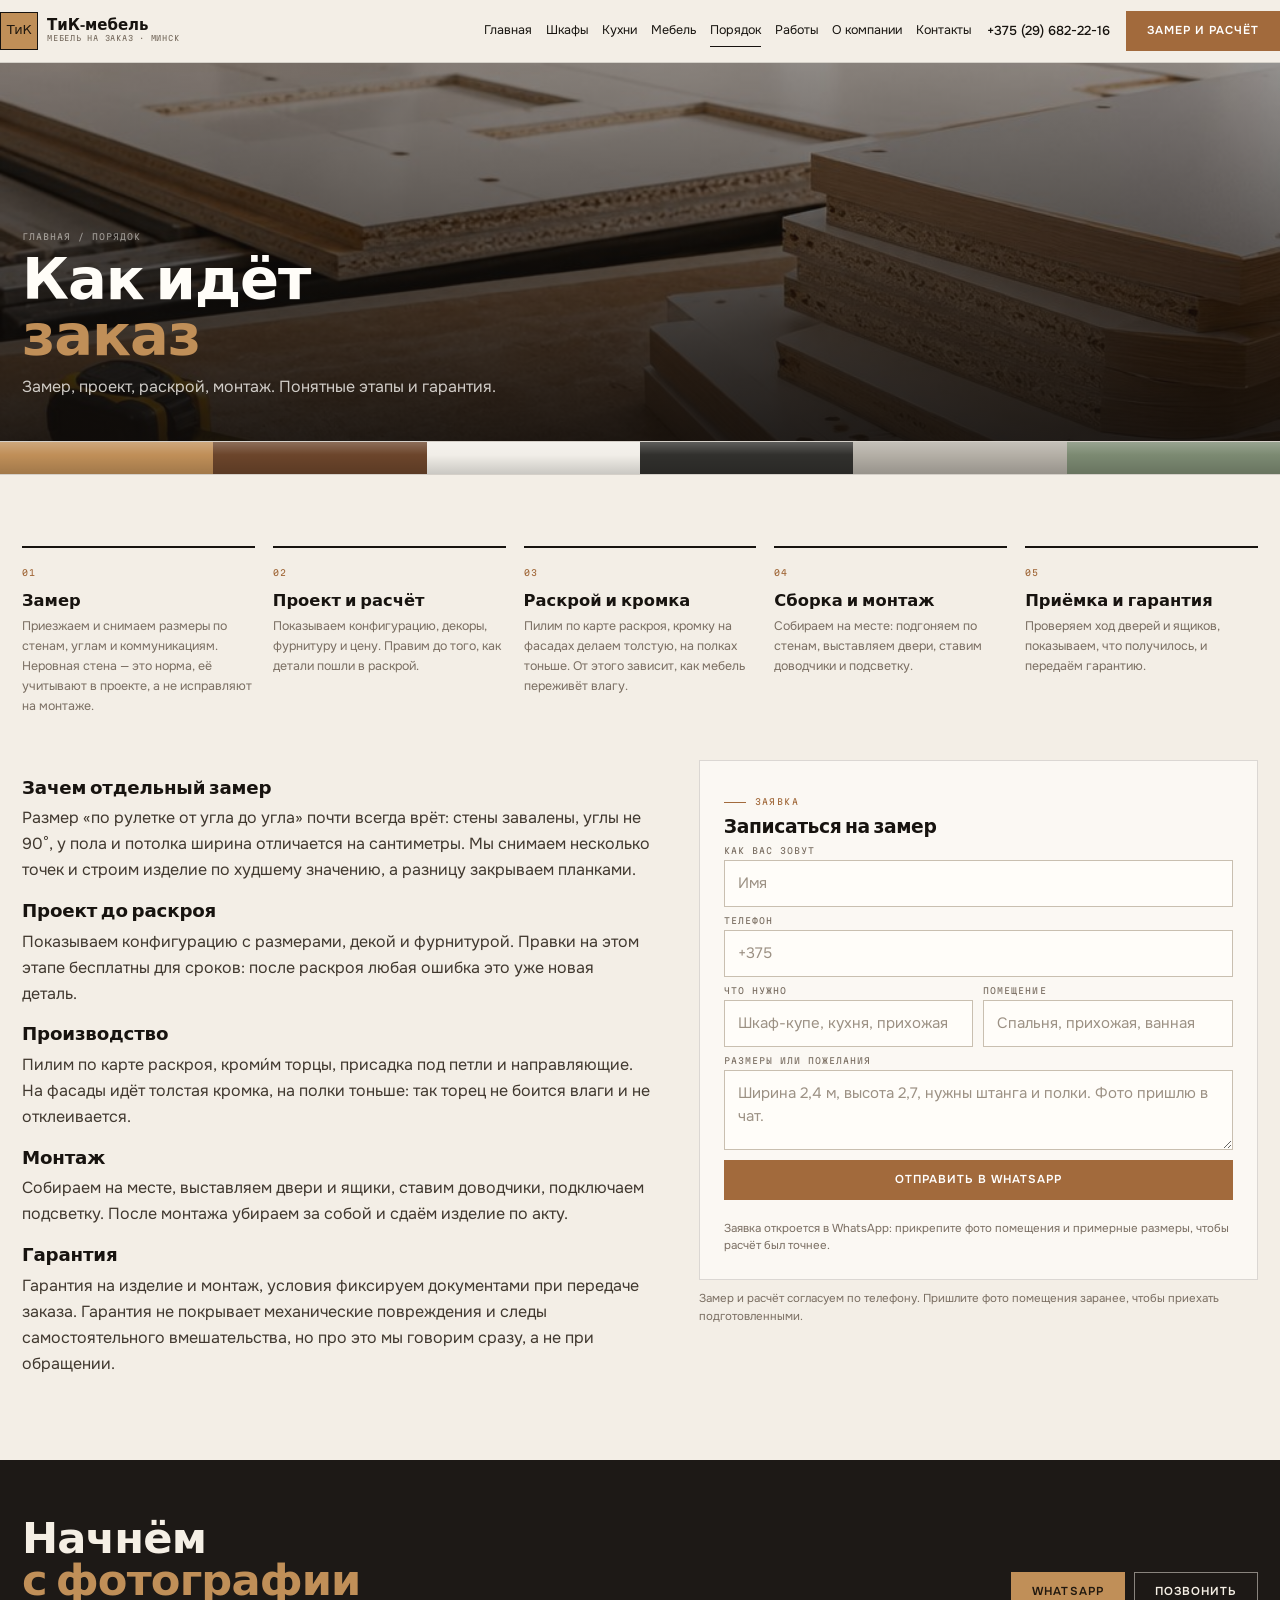
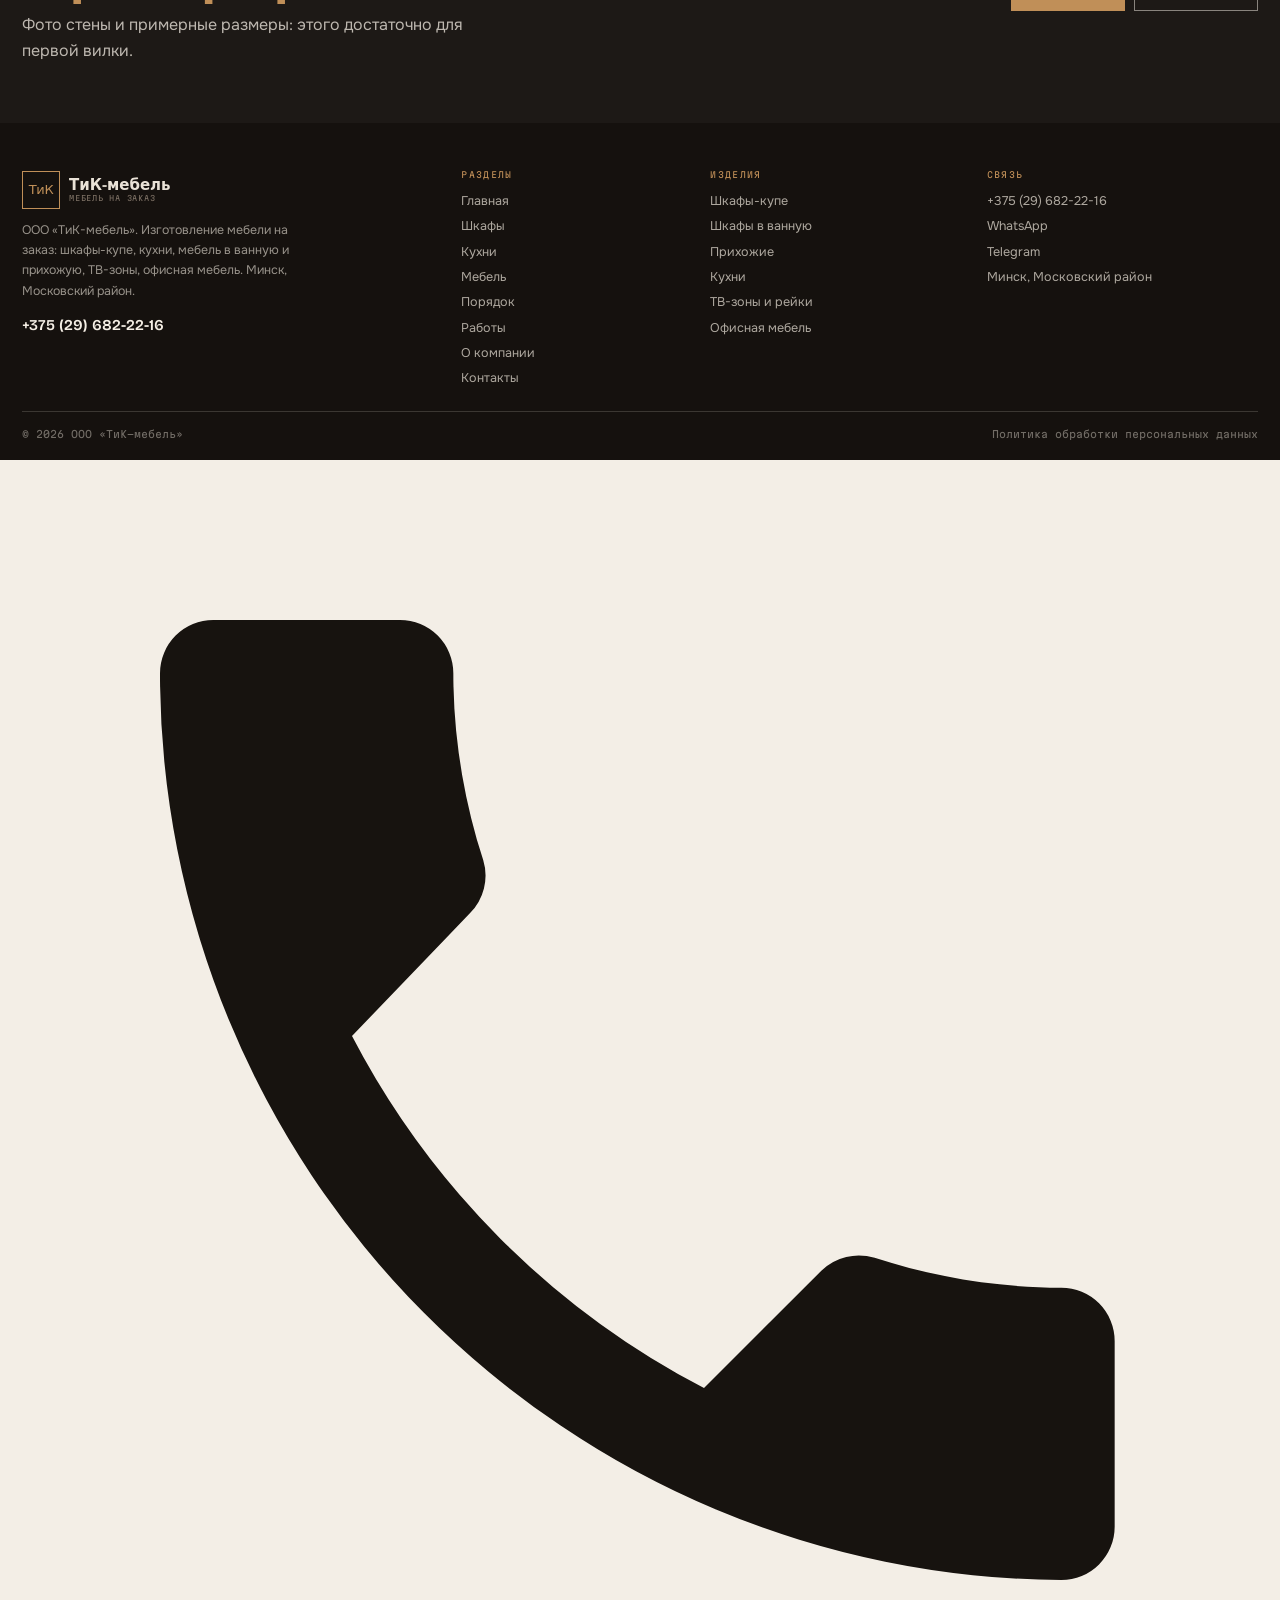
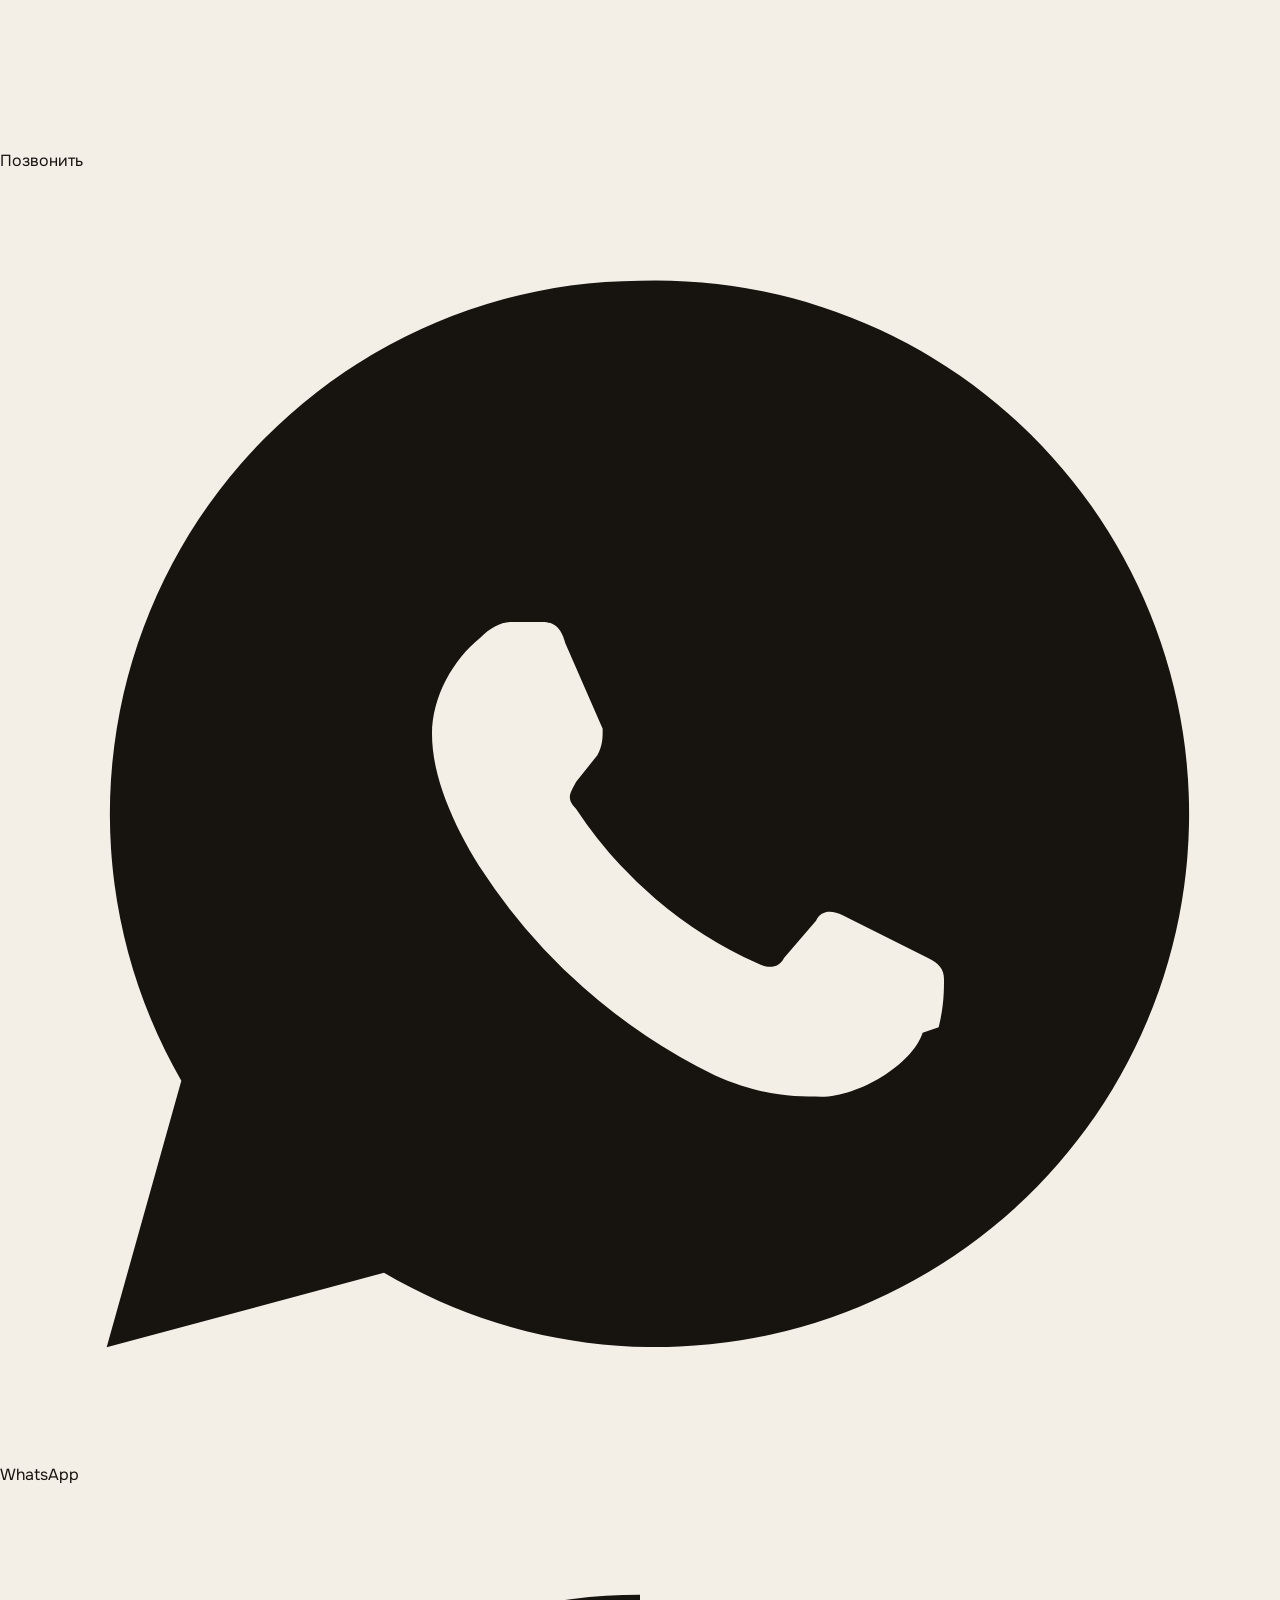
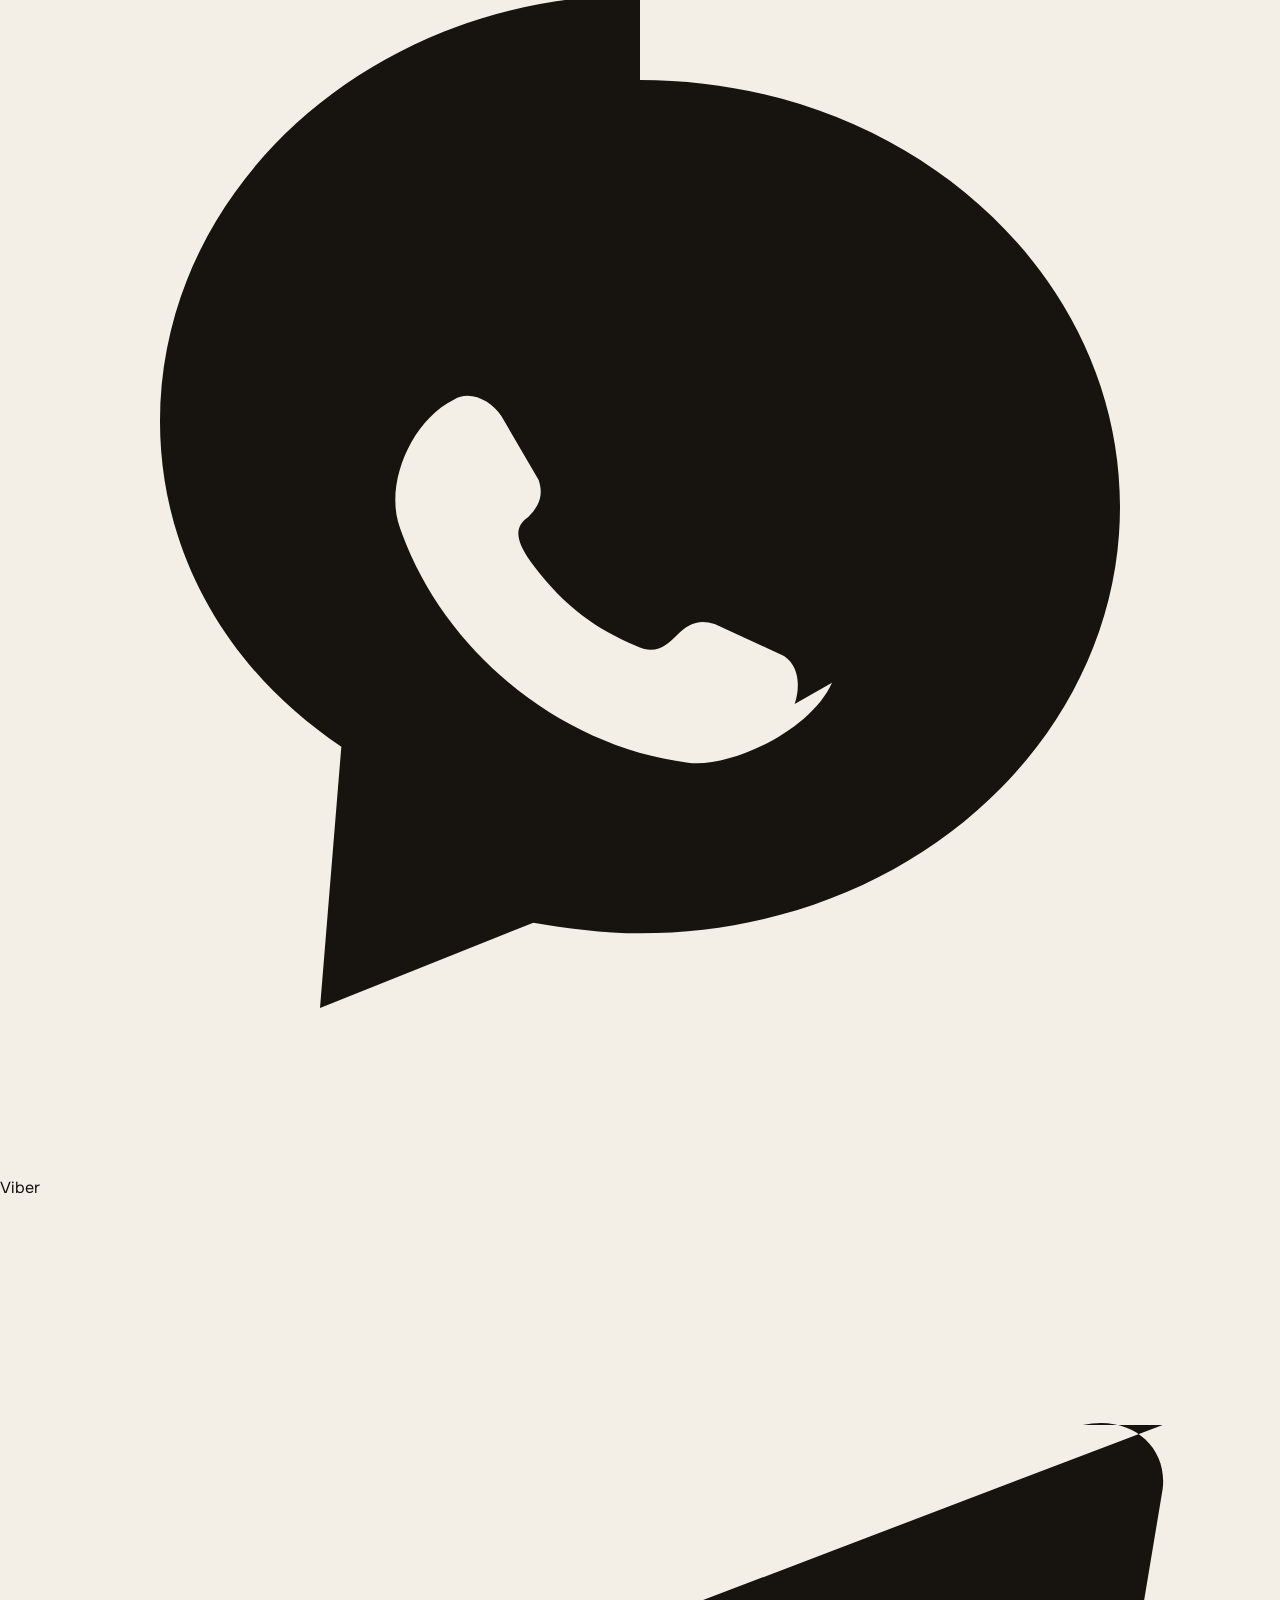
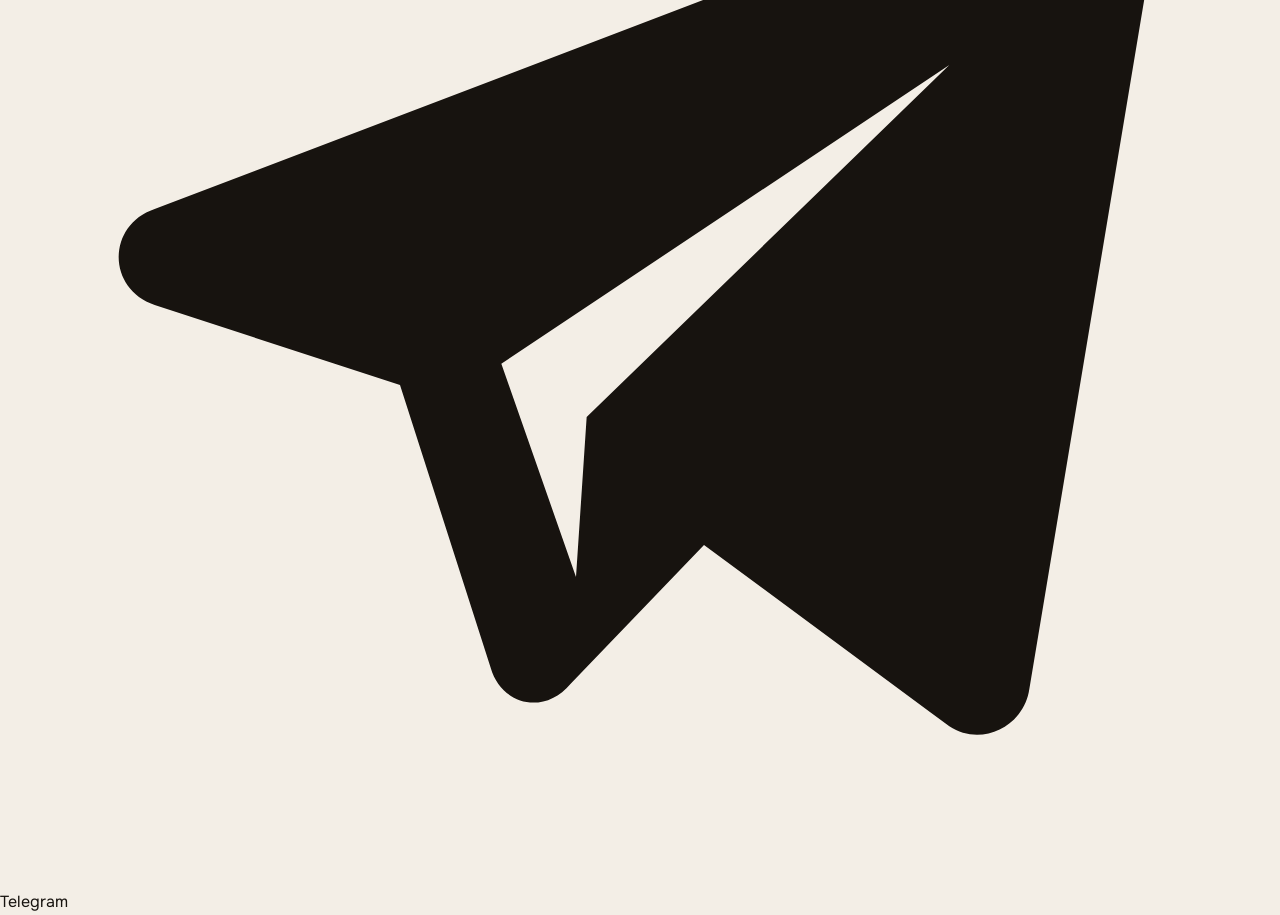
<file: kak-rabotaem.html>
<!DOCTYPE html>
<html lang="ru">
<head>
<meta charset="utf-8">
<meta name="viewport" content="width=device-width, initial-scale=1">
<title>Порядок работ: замер, проект, монтаж, гарантия | ТиК-мебель</title>
<meta name="description" content="Как идёт заказ мебели: замер, проект и расчёт, раскрой и кромка, монтаж, гарантия на изделие и монтаж.">
<meta property="og:title" content="Порядок работ: замер, проект, монтаж, гарантия | ТиК-мебель">
<meta property="og:description" content="Как идёт заказ мебели: замер, проект и расчёт, раскрой и кромка, монтаж, гарантия на изделие и монтаж.">
<meta property="og:type" content="website">
<meta name="theme-color" content="#F3EEE6">
<style>
:root{--paper:#F3EEE6;--paper2:#EAE2D6;--ink:#17130F;--ink2:#2B241D;--wood:#A26A3C;--wood2:#C08F58;
--muted:#7A6E62;--line:rgba(23,19,15,.14);--night:#1D1916;--pad:22px;--max:1300px;
--display:'Bricolage Grotesque',system-ui,sans-serif;--body:'Onest',system-ui,sans-serif;--mono:'Martian Mono',ui-monospace,monospace}
*{box-sizing:border-box}html{-webkit-text-size-adjust:100%}body{margin:0;background:var(--paper);color:var(--ink);font:16px/1.62 var(--body);-webkit-font-smoothing:antialiased}
img{max-width:100%;display:block}h1,h2,h3{margin:0;font-family:var(--display);font-weight:600;line-height:.97;letter-spacing:-.02em}
a{color:inherit;text-decoration:none}[hidden]{display:none!important}
.wrap{width:100%;max-width:var(--max);margin:0 auto;padding:0 var(--pad)}
.header{position:sticky;top:0;z-index:40;background:rgba(243,238,230,.94);border-bottom:1px solid var(--line);backdrop-filter:blur(8px)}
.header__in{display:flex;align-items:center;gap:16px;padding:11px 0}
.logo{display:flex;align-items:center;gap:9px}
.logo__mark{width:38px;height:38px;border:1.5px solid var(--ink);display:grid;place-items:center;font:500 13px/1 var(--display);letter-spacing:-.03em;background:var(--wood2);color:#20180F}
.logo__txt{display:flex;flex-direction:column;line-height:1.14}
.logo__txt b{font:600 15px/1 var(--display)}
.logo__txt i{font:400 7.5px/1.4 var(--mono);letter-spacing:.1em;text-transform:uppercase;color:var(--muted);font-style:normal}
.nav{display:flex;gap:14px;margin-left:auto;font-size:12.5px}
.nav a{padding:6px 0;border-bottom:1px solid transparent}
.nav a:hover,.nav a.is-on{border-color:var(--ink)}
.header__tel{font:500 13px/1 var(--body);white-space:nowrap}
.btn{display:inline-flex;align-items:center;justify-content:center;gap:8px;padding:13px 20px;font:600 11.5px/1 var(--body);letter-spacing:.09em;text-transform:uppercase;border:1px solid var(--ink);background:var(--ink);color:var(--paper);cursor:pointer;transition:.18s}
.btn:hover{background:#000;border-color:#000}
.btn--ghost{background:transparent;color:var(--ink)}
.btn--ghost:hover{background:var(--ink);color:var(--paper)}
.btn--wood{background:var(--wood);border-color:var(--wood);color:#fff}
.btn--wood:hover{background:#8C5730;border-color:#8C5730}
.burger{display:none;width:42px;height:36px;border:1px solid var(--ink);background:transparent;align-items:center;justify-content:center;flex-direction:column;gap:4px;cursor:pointer}
.burger i{display:block;width:16px;height:1px;background:var(--ink)}
.burger.is-close i:first-child{transform:rotate(45deg) translateY(3px)}
.burger.is-close i:last-child{transform:rotate(-45deg) translateY(-3px)}
.drawer{position:fixed;inset:0;z-index:90;background:rgba(20,16,12,.72);display:none}
.drawer[data-open]{display:block}
.drawer__in{position:absolute;inset:0 0 0 auto;width:min(400px,92vw);background:var(--paper);padding:18px;overflow-y:auto}
.drawer__top{display:flex;justify-content:space-between;align-items:center;margin-bottom:16px}
.drawer__nav{display:grid;font:600 21px/1 var(--display);letter-spacing:-.01em}
.drawer__nav a{padding:13px 0;border-bottom:1px solid var(--line)}
.drawer__cta{width:100%;margin-top:16px}
.drawer__note{font-size:12px;color:var(--muted);margin-top:10px}
body.is-locked{overflow:hidden}
.hero{position:relative;min-height:min(92svh,800px);display:flex;align-items:flex-end;overflow:hidden;background:#0F0C0A}
.hero__img{position:absolute;inset:0;width:100%;height:100%;object-fit:cover}
.hero::after{content:'';position:absolute;inset:0;background:linear-gradient(180deg,rgba(15,12,10,.5),rgba(15,12,10,.1) 38%,rgba(15,12,10,.72) 74%,#0F0C0A 100%)}
.hero__in{position:relative;z-index:2;width:100%;padding:clamp(28px,4.6vw,58px) 0 clamp(14px,2vw,22px);color:#F6F1E8}
.hero h1{font-size:clamp(2.1rem,5.8vw,4.7rem);letter-spacing:-.03em;color:#FFFDF8}
.hero h1 em{font-style:normal;color:var(--wood2)}
.hero__lede{max-width:46ch;margin:14px 0 18px;color:rgba(255,253,248,.86)}
.hero__acts{display:flex;flex-wrap:wrap;gap:9px;margin-bottom:clamp(14px,2.2vw,26px)}
.hero__acts .btn--ghost{color:#FFFDF8;border-color:rgba(255,253,248,.55)}
.hero__acts .btn--ghost:hover{background:#FFFDF8;color:var(--ink)}
.hero__facts{display:grid;grid-template-columns:repeat(4,minmax(0,1fr));border-top:1px solid rgba(255,253,248,.26);gap:0 12px}
.hero__facts div{padding:11px 0 0}
.hero__facts b{display:block;font:600 clamp(.92rem,1.4vw,1.1rem)/1.2 var(--display)}
.hero__facts span{font:400 8px/1.5 var(--mono);letter-spacing:.1em;text-transform:uppercase;color:var(--wood2)}
@media (max-width:1024px){.nav{display:none}.burger{display:flex}.header__tel{display:none}.hero__facts{grid-template-columns:1fr 1fr}}
@media (max-width:380px){.header .btn--wood{display:none}}
</style>
<link rel="preconnect" href="https://fonts.googleapis.com">
<link rel="preconnect" href="https://fonts.gstatic.com" crossorigin>
<link href="https://fonts.googleapis.com/css2?family=Bricolage+Grotesque:opsz,wght@12..96,400;12..96,600;12..96,700&family=Onest:wght@400;500;600&family=Martian+Mono:wght@400;500&display=swap" rel="stylesheet">
<link rel="stylesheet" href="assets/css/style.v1.css">
<link rel="icon" href="assets/img/favicon.svg" type="image/svg+xml">
</head>
<body>
<header class="header"><div class="header__in wrap">
<a class="logo" href="index.html"><span class="logo__mark">ТиК</span><span class="logo__txt"><b>ТиК-мебель</b><i>мебель на заказ · Минск</i></span></a>
<nav class="nav" aria-label="Основное меню"><a href="index.html">Главная</a><a href="shkafy.html">Шкафы</a><a href="kuhni.html">Кухни</a><a href="mebel.html">Мебель</a><a href="kak-rabotaem.html" class="is-on">Порядок</a><a href="raboty.html">Работы</a><a href="o-kompanii.html">О компании</a><a href="kontakty.html">Контакты</a></nav>
<a class="header__tel" href="tel:+375296822216">+375 (29) 682-22-16</a>
<a class="btn btn--wood" href="#zayavka">Замер и расчёт</a>
<button class="burger" type="button" aria-label="Меню" aria-expanded="false" aria-controls="drawer"><i></i><i></i><i></i></button>
</div></header>
<div class="drawer" id="drawer" role="dialog" aria-modal="true" aria-label="Меню" hidden>
<div class="drawer__in">
<div class="drawer__top">
<a class="logo" href="index.html"><span class="logo__mark">ТиК</span><span class="logo__txt"><b>ТиК-мебель</b><i>Минск</i></span></a>
<button class="burger is-close" type="button" data-close aria-label="Закрыть меню"><i></i><i></i></button>
</div>
<nav class="drawer__nav"><a href="index.html">Главная</a><a href="shkafy.html">Шкафы</a><a href="kuhni.html">Кухни</a><a href="mebel.html">Мебель</a><a href="kak-rabotaem.html">Порядок</a><a href="raboty.html">Работы</a><a href="o-kompanii.html">О компании</a><a href="kontakty.html">Контакты</a></nav>
<a class="btn btn--wood drawer__cta" href="tel:+375296822216">Позвонить +375 (29) 682-22-16</a>
<p class="drawer__note">Минск, Московский район. Шкафы-купе, кухни, мебель в ванную, прихожие, ТВ-зоны, офисная мебель. Замер и расчёт по вашему размеру.</p>
</div></div>
<main>
<section class="phero"><img src="assets/img/shop.jpg" alt="Производство мебели" width="1024" height="1024">
<div class="phero__in"><div class="wrap"><div class="crumbs"><a href="index.html">Главная</a> / Порядок</div>
<h1>Как идёт<br><em>заказ</em></h1><p>Замер, проект, раскрой, монтаж. Понятные этапы и гарантия.</p></div></div></section>
<div class="decobar" aria-hidden="true"><i style="background:#C08F58"></i><i style="background:#6C452B"></i><i style="background:#F1EEE8"></i><i style="background:#31302D"></i><i style="background:#B4AFA6"></i><i style="background:#7C8A72"></i></div>
<section class="section"><div class="wrap">
<div class="steps" style="margin-bottom:clamp(24px,3.4vw,44px)">
<div class="step"><span>01</span><b>Замер</b><p>Приезжаем и снимаем размеры по стенам, углам и коммуникациям. Неровная стена — это норма, её учитывают в проекте, а не исправляют на монтаже.</p></div><div class="step"><span>02</span><b>Проект и расчёт</b><p>Показываем конфигурацию, декоры, фурнитуру и цену. Правим до того, как детали пошли в раскрой.</p></div><div class="step"><span>03</span><b>Раскрой и кромка</b><p>Пилим по карте раскроя, кромку на фасадах делаем толстую, на полках тоньше. От этого зависит, как мебель переживёт влагу.</p></div><div class="step"><span>04</span><b>Сборка и монтаж</b><p>Собираем на месте: подгоняем по стенам, выставляем двери, ставим доводчики и подсветку.</p></div><div class="step"><span>05</span><b>Приёмка и гарантия</b><p>Проверяем ход дверей и ящиков, показываем, что получилось, и передаём гарантию.</p></div>
</div>
<div class="two">
<div class="prose">
<h3>Зачем отдельный замер</h3>
<p>Размер «по рулетке от угла до угла» почти всегда врёт: стены завалены, углы не 90°, у пола и потолка ширина отличается на сантиметры. Мы снимаем несколько точек и строим изделие по худшему значению, а разницу закрываем планками.</p>
<h3>Проект до раскроя</h3>
<p>Показываем конфигурацию с размерами, декой и фурнитурой. Правки на этом этапе бесплатны для сроков: после раскроя любая ошибка это уже новая деталь.</p>
<h3>Производство</h3>
<p>Пилим по карте раскроя, кроми́м торцы, присадка под петли и направляющие. На фасады идёт толстая кромка, на полки тоньше: так торец не боится влаги и не отклеивается.</p>
<h3>Монтаж</h3>
<p>Собираем на месте, выставляем двери и ящики, ставим доводчики, подключаем подсветку. После монтажа убираем за собой и сдаём изделие по акту.</p>
<h3>Гарантия</h3>
<p>Гарантия на изделие и монтаж, условия фиксируем документами при передаче заказа. Гарантия не покрывает механические повреждения и следы самостоятельного вмешательства, но про это мы говорим сразу, а не при обращении.</p>
</div>
<div><div class="card"><p class="eyebrow">заявка</p><h3 style="margin-bottom:10px">Записаться на замер</h3><form class="form" id="lead">
<label>Как вас зовут<input type="text" id="lName" placeholder="Имя" required></label>
<label>Телефон<input type="tel" id="lTel" placeholder="+375" required></label>
<div class="row2"><label>Что нужно<input type="text" id="lWhat" placeholder="Шкаф-купе, кухня, прихожая"></label><label>Помещение<input type="text" id="lRoom" placeholder="Спальня, прихожая, ванная"></label></div>
<label>Размеры или пожелания<textarea id="lTask" placeholder="Ширина 2,4 м, высота 2,7, нужны штанга и полки. Фото пришлю в чат."></textarea></label>
<button class="btn btn--wood" type="submit">Отправить в WhatsApp</button>
<p class="hint">Заявка откроется в WhatsApp: прикрепите фото помещения и примерные размеры, чтобы расчёт был точнее.</p>
</form></div>
<p class="hint">Замер и расчёт согласуем по телефону. Пришлите фото помещения заранее, чтобы приехать подготовленными.</p></div>
</div>
</div></section>
<section class="cta"><div class="wrap cta__in"><div><h2>Начнём<br><em>с фотографии</em></h2><p>Фото стены и примерные размеры: этого достаточно для первой вилки.</p></div>
<div class="cta__acts"><a class="btn" href="https://wa.me/375296822216" target="_blank" rel="noopener">WhatsApp</a><a class="btn btn--ghost" href="tel:+375296822216">Позвонить</a></div></div></section>
</main>
<footer class="footer"><div class="wrap">
<div class="footer__top">
<div class="footer__about"><a class="logo logo--f" href="index.html"><span class="logo__mark">ТиК</span><span class="logo__txt"><b>ТиК-мебель</b><i>мебель на заказ</i></span></a>
<p>ООО «ТиК-мебель». Изготовление мебели на заказ: шкафы-купе, кухни, мебель в ванную и прихожую, ТВ-зоны, офисная мебель. Минск, Московский район.</p>
<a class="footer__tel" href="tel:+375296822216">+375 (29) 682-22-16</a>
</div>
<div><h4>Разделы</h4><ul><li><a href="index.html">Главная</a></li><li><a href="shkafy.html">Шкафы</a></li><li><a href="kuhni.html">Кухни</a></li><li><a href="mebel.html">Мебель</a></li><li><a href="kak-rabotaem.html">Порядок</a></li><li><a href="raboty.html">Работы</a></li><li><a href="o-kompanii.html">О компании</a></li><li><a href="kontakty.html">Контакты</a></li></ul></div>
<div><h4>Изделия</h4><ul><li><a href="shkafy.html">Шкафы-купе</a></li><li><a href="shkafy.html#bath">Шкафы в ванную</a></li><li><a href="shkafy.html#hall">Прихожие</a></li><li><a href="kuhni.html">Кухни</a></li><li><a href="mebel.html">ТВ-зоны и рейки</a></li><li><a href="mebel.html#office">Офисная мебель</a></li></ul></div>
<div><h4>Связь</h4><ul><li><a href="tel:+375296822216">+375 (29) 682-22-16</a></li><li><a href="https://wa.me/375296822216" target="_blank" rel="noopener">WhatsApp</a></li><li><a href="https://t.me/+375296822216" target="_blank" rel="noopener">Telegram</a></li><li><a href="https://yandex.by/maps/?text=%D0%A2%D0%B8%D0%9A-%D0%BC%D0%B5%D0%B1%D0%B5%D0%BB%D1%8C%20%D0%9C%D0%B8%D0%BD%D1%81%D0%BA%20%D0%9C%D0%BE%D1%81%D0%BA%D0%BE%D0%B2%D1%81%D0%BA%D0%B8%D0%B9%20%D1%80%D0%B0%D0%B9%D0%BE%D0%BD%20%D0%BC%D0%B5%D0%B1%D0%B5%D0%BB%D1%8C%20%D0%BD%D0%B0%20%D0%B7%D0%B0%D0%BA%D0%B0%D0%B7" target="_blank" rel="noopener">Минск, Московский район</a></li></ul></div>
</div>
<div class="footer__bottom"><span>© <span id="yr">2026</span> ООО «ТиК-мебель»</span>
<span><a href="politika.html">Политика обработки персональных данных</a></span></div>
</div></footer>
<div class="mbar" role="navigation" aria-label="Быстрая связь">
<a href="tel:+375296822216"><svg viewBox="0 0 24 24" fill="currentColor" aria-hidden="true"><path d="M6.6 10.8a15.5 15.5 0 0 0 6.6 6.6l2.2-2.2a1 1 0 0 1 1-.24c1.1.36 2.3.56 3.5.56a1 1 0 0 1 1 1V20a1 1 0 0 1-1 1A17 17 0 0 1 3 4a1 1 0 0 1 1-1h3.5a1 1 0 0 1 1 1c0 1.2.2 2.4.56 3.5a1 1 0 0 1-.25 1z"/></svg>Позвонить</a>
<a href="https://wa.me/375296822216" target="_blank" rel="noopener"><svg viewBox="0 0 24 24" fill="currentColor" aria-hidden="true"><path d="M12 2a10 10 0 0 0-8.6 15L2 22l5.2-1.4A10 10 0 1 0 12 2m5.3 14.1c-.2.6-1.2 1.2-1.9 1.2-.5 0-1.1 0-2-.4a11 11 0 0 1-4.4-3.9c-.5-.8-.9-1.7-.9-2.5 0-.7.4-1.4.9-1.8.2-.2.4-.3.6-.3h.5c.2 0 .4 0 .5.4l.7 1.6c0 .2 0 .3-.1.5l-.4.5c-.1.2-.2.3 0 .5a8 8 0 0 0 3.4 2.9c.2.1.4.1.5-.1l.6-.7c.1-.2.3-.2.5-.1l1.6.8c.2.1.3.2.3.4s0 .5-.1.9"/></svg>WhatsApp</a>
<a href="viber://chat?number=%2B375296822216"><svg viewBox="0 0 24 24" fill="currentColor" aria-hidden="true"><path d="M12 2C7 2 3 5.6 3 10c0 2.5 1.3 4.7 3.4 6.1L6 21l4-1.6c.6.1 1.3.2 2 .2 5 0 9-3.6 9-8s-4-8-9-8m3.6 11.3c-.4.9-1.9 1.6-2.7 1.5-2.4-.3-4.6-2.1-5.4-4.4-.3-.8.2-2 1-2.4.3-.2.7 0 .9.3l.7 1.2c.1.3 0 .5-.2.7-.3.2-.2.5.1.9.6.8 1.2 1.2 1.9 1.5.4.2.6 0 .8-.2s.4-.3.7-.2l1.3.6c.3.2.3.6.2.9"/></svg>Viber</a>
<a href="https://t.me/+375296822216" target="_blank" rel="noopener"><svg viewBox="0 0 24 24" fill="currentColor" aria-hidden="true"><path d="M21.8 4.2 2.9 11.4c-.9.3-.9 1.5 0 1.8l4.6 1.5 1.7 5.3c.2.7 1 .9 1.5.3l2.5-2.6 4.6 3.4c.6.4 1.4 0 1.5-.7l2.5-15c.1-.8-.6-1.4-1.5-1.2M9.4 14.3l8.4-5.6-6.8 6.6-.2 3z"/></svg>Telegram</a>
</div>
<script src="assets/js/main.v1.js"></script>
</body>
</html>
</file>
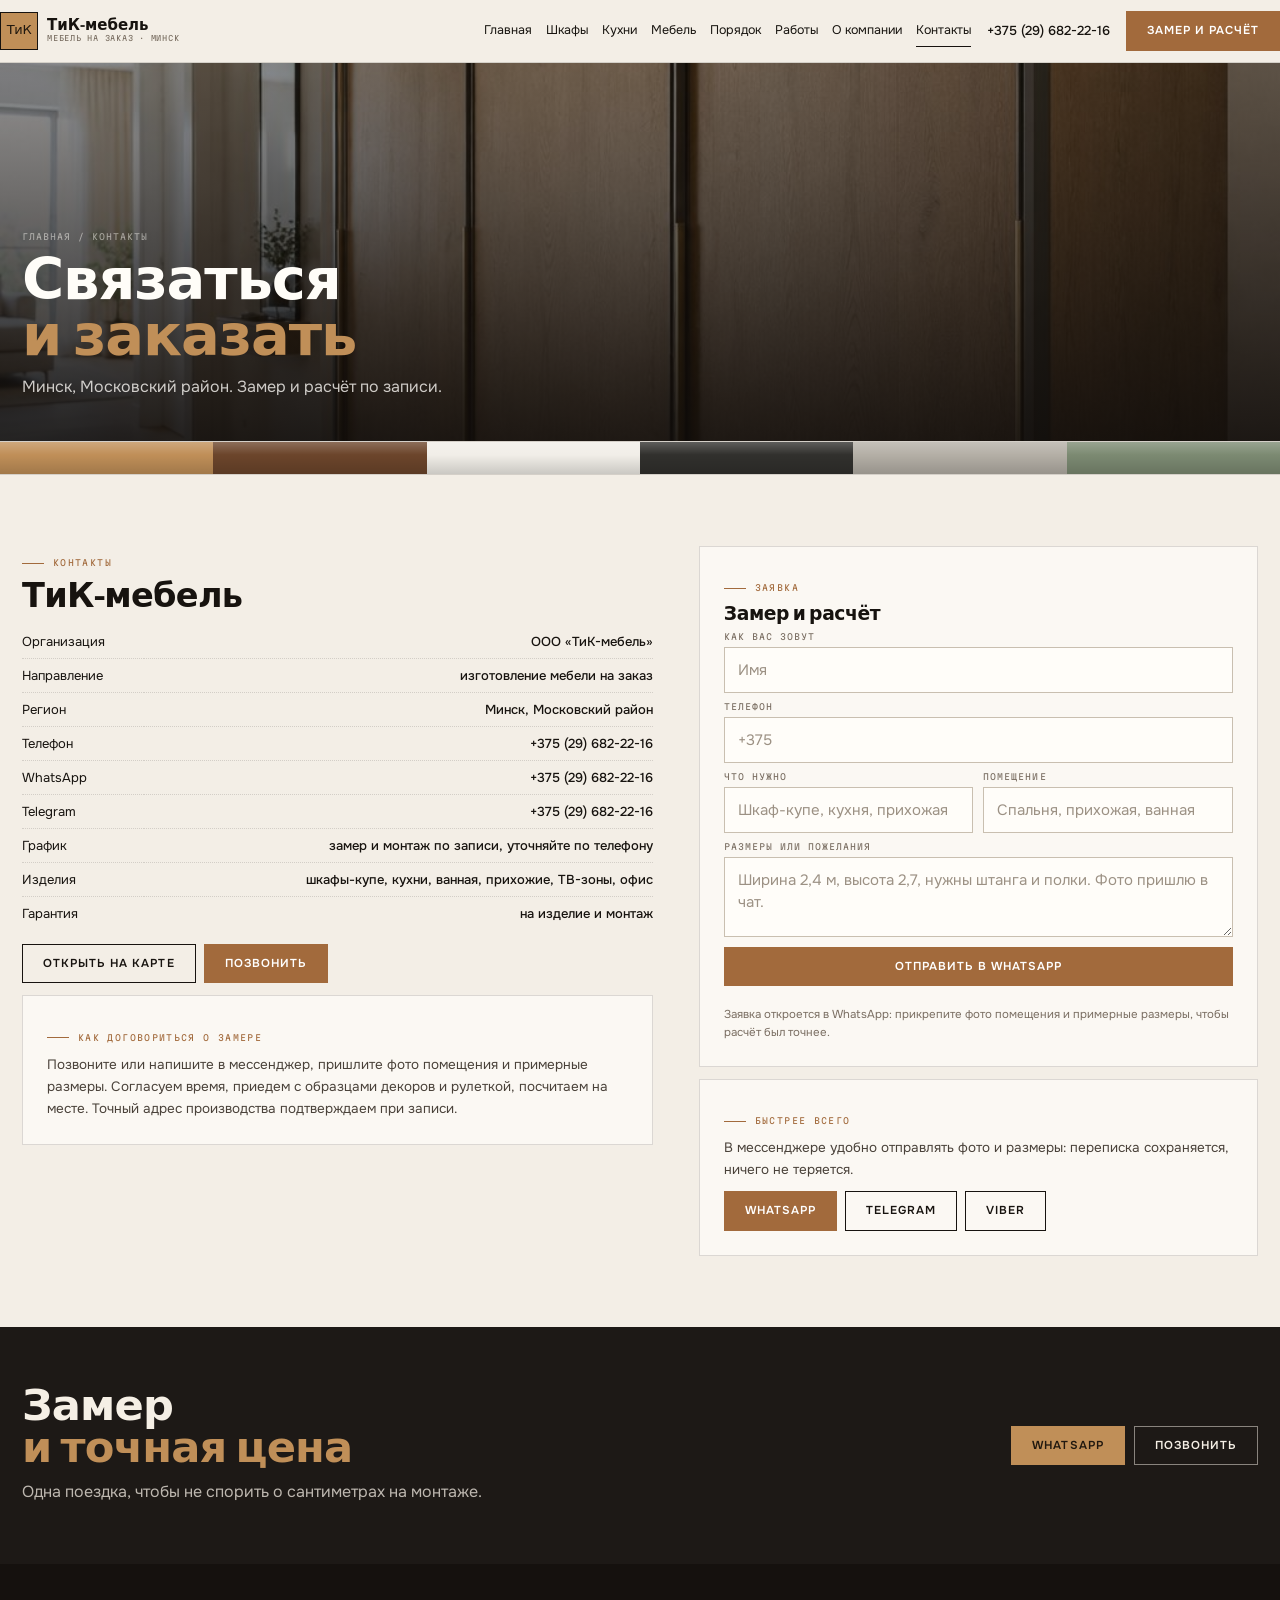
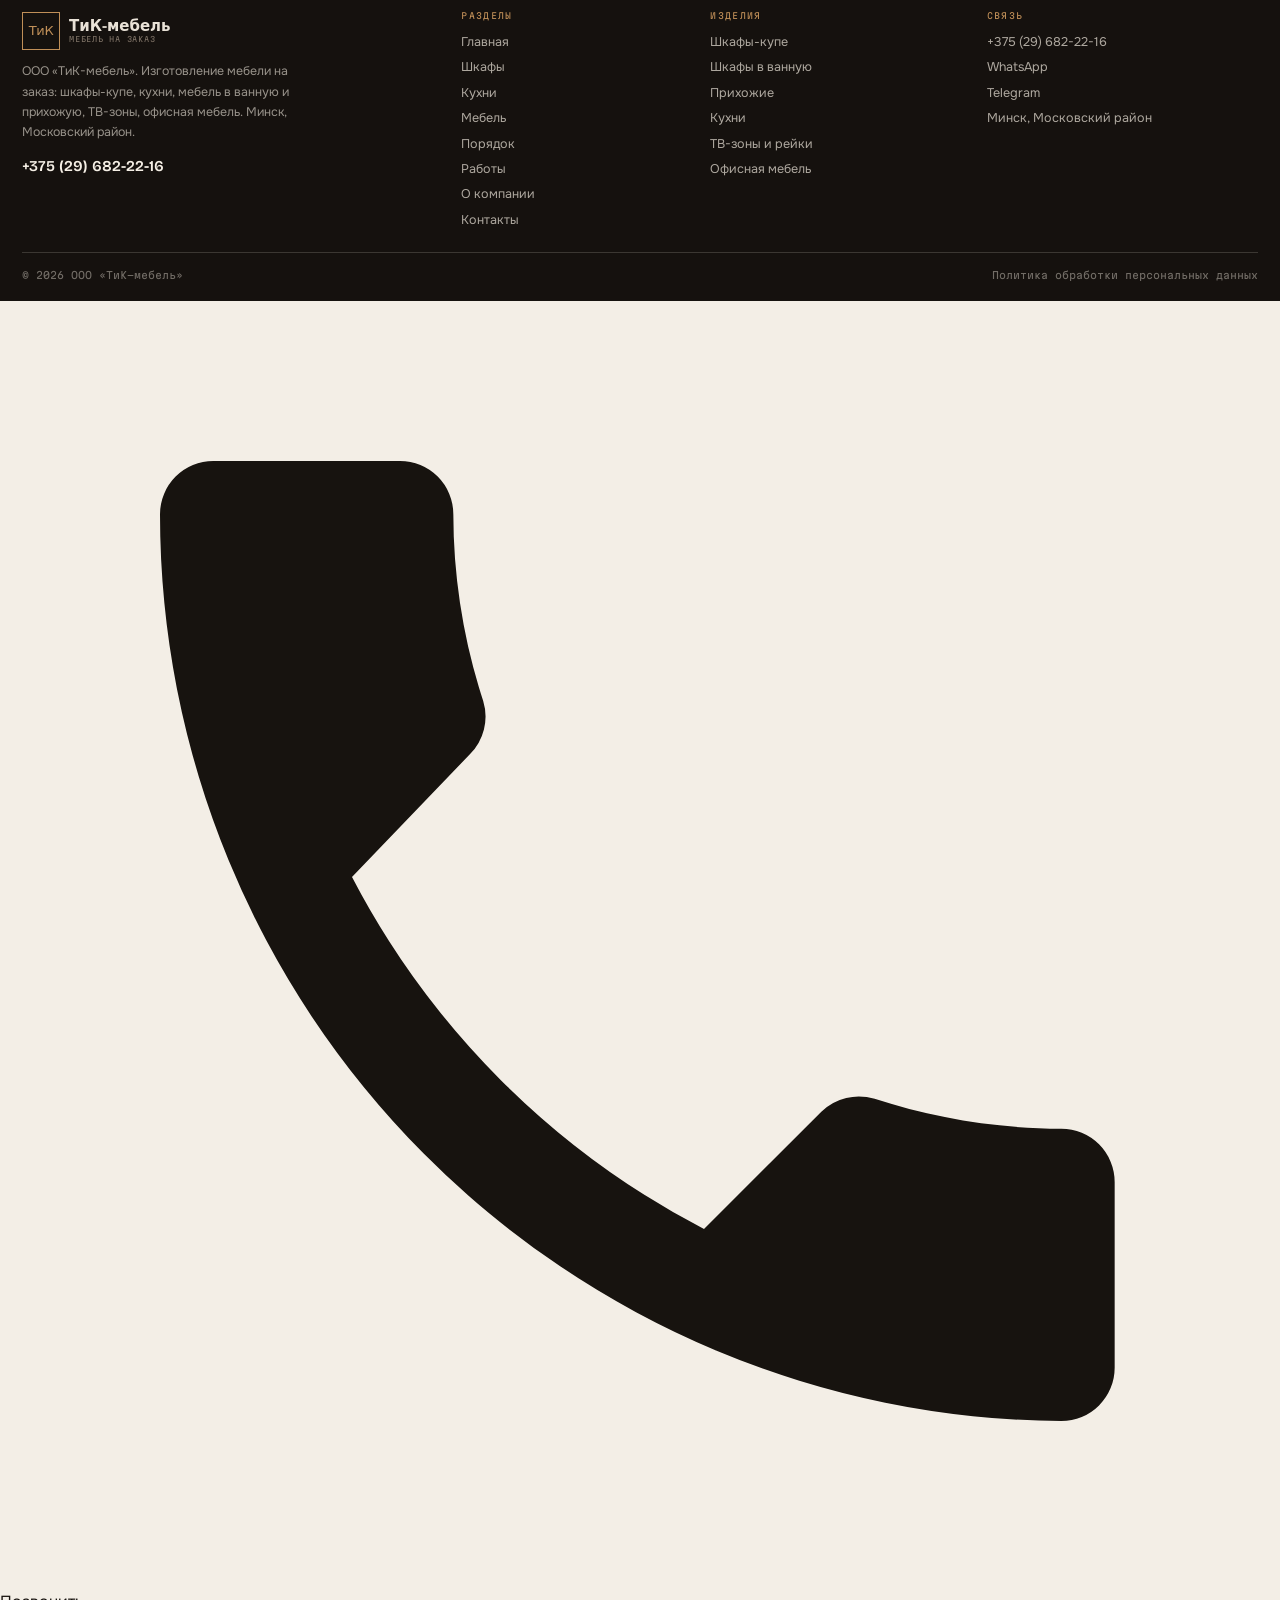
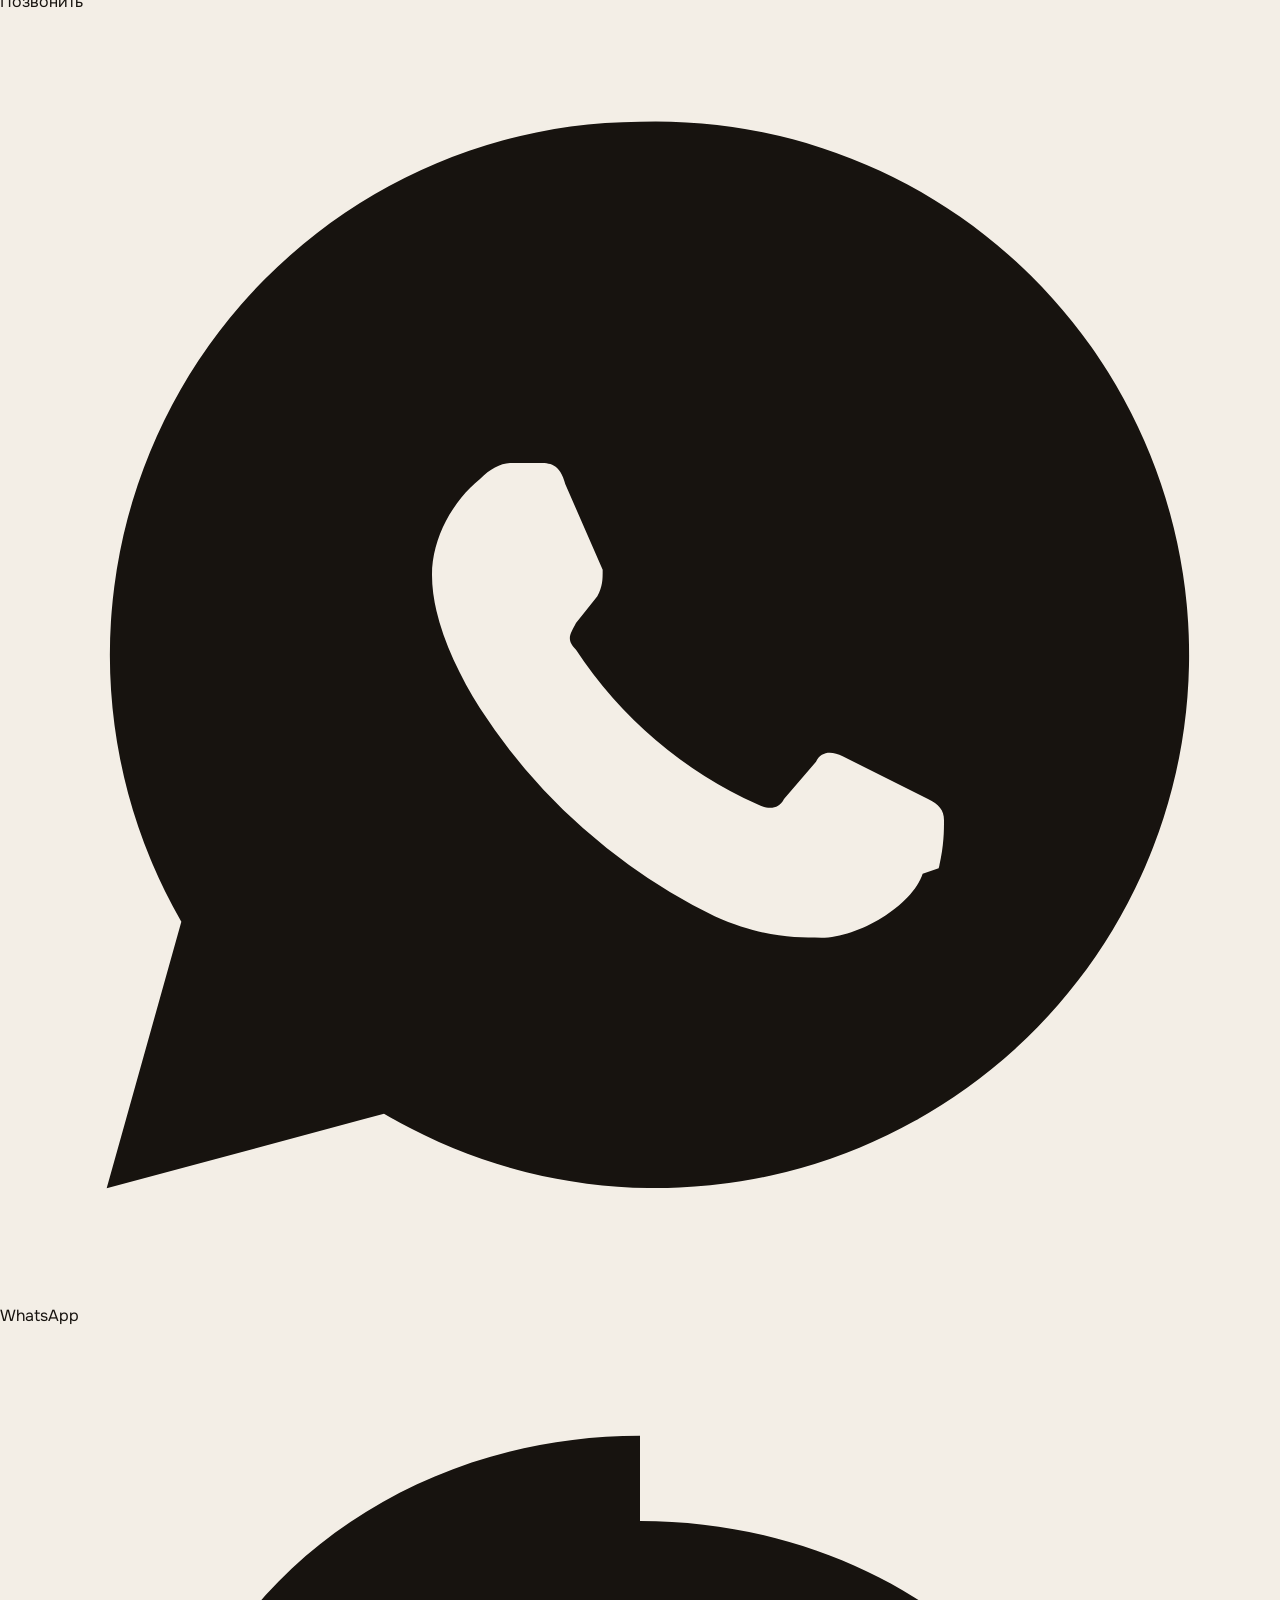
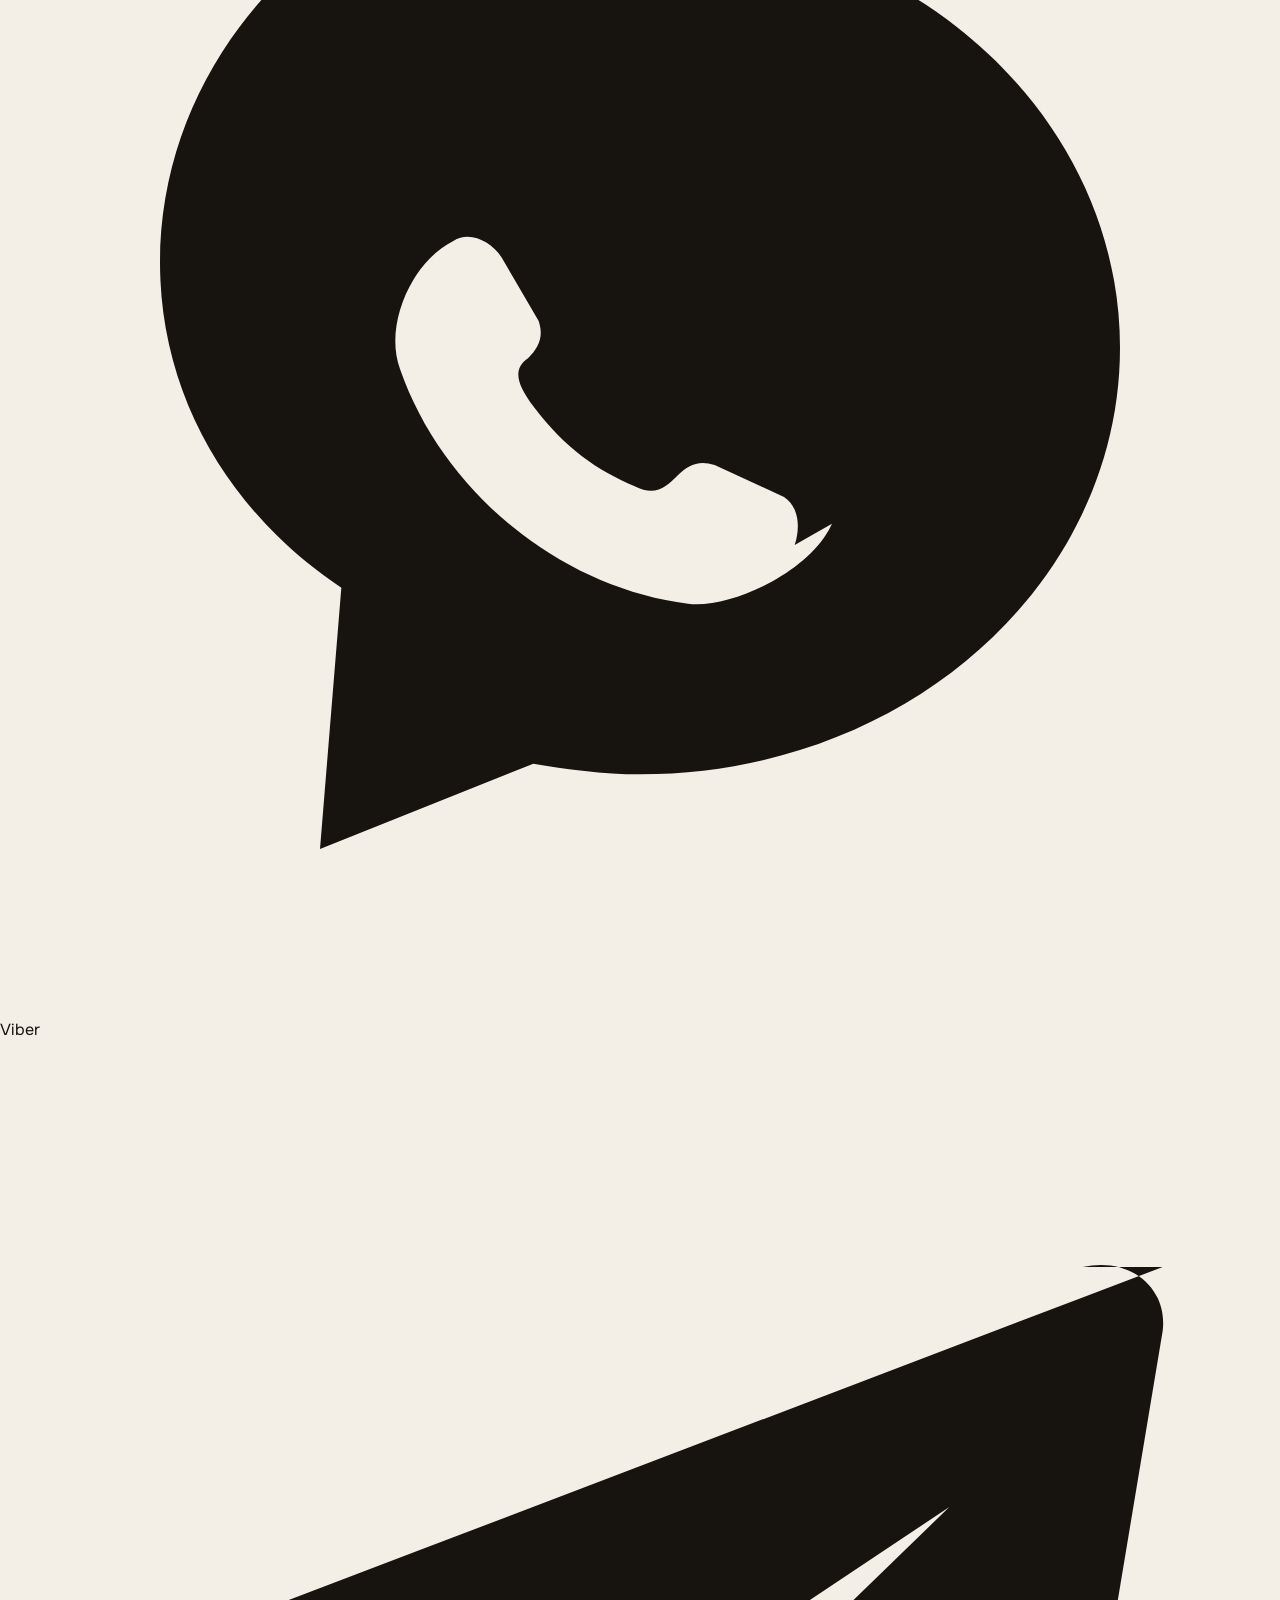
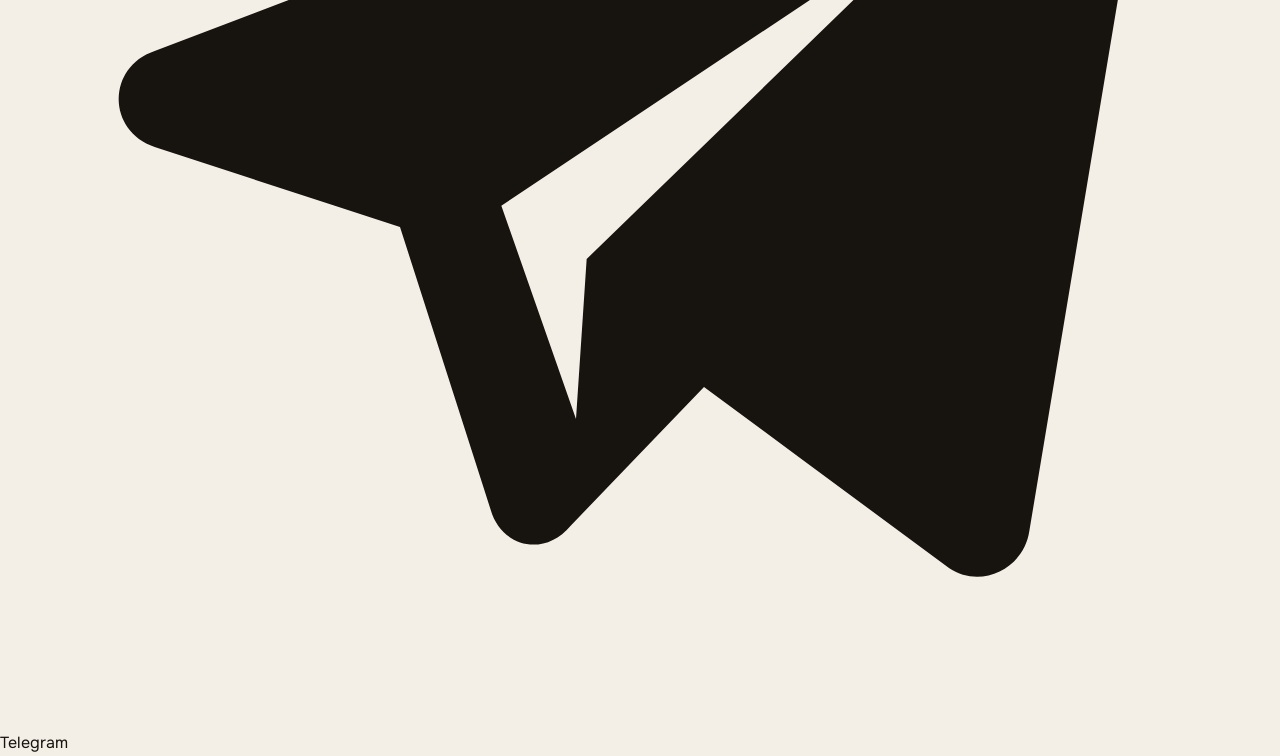
<file: kontakty.html>
<!DOCTYPE html>
<html lang="ru">
<head>
<meta charset="utf-8">
<meta name="viewport" content="width=device-width, initial-scale=1">
<title>Контакты ТиК-мебель: Минск, Московский район</title>
<meta name="description" content="Телефон +375 (29) 682-22-16. Минск, Московский район. Замер и расчёт по записи.">
<meta property="og:title" content="Контакты ТиК-мебель: Минск, Московский район">
<meta property="og:description" content="Телефон +375 (29) 682-22-16. Минск, Московский район. Замер и расчёт по записи.">
<meta property="og:type" content="website">
<meta name="theme-color" content="#F3EEE6">
<style>
:root{--paper:#F3EEE6;--paper2:#EAE2D6;--ink:#17130F;--ink2:#2B241D;--wood:#A26A3C;--wood2:#C08F58;
--muted:#7A6E62;--line:rgba(23,19,15,.14);--night:#1D1916;--pad:22px;--max:1300px;
--display:'Bricolage Grotesque',system-ui,sans-serif;--body:'Onest',system-ui,sans-serif;--mono:'Martian Mono',ui-monospace,monospace}
*{box-sizing:border-box}html{-webkit-text-size-adjust:100%}body{margin:0;background:var(--paper);color:var(--ink);font:16px/1.62 var(--body);-webkit-font-smoothing:antialiased}
img{max-width:100%;display:block}h1,h2,h3{margin:0;font-family:var(--display);font-weight:600;line-height:.97;letter-spacing:-.02em}
a{color:inherit;text-decoration:none}[hidden]{display:none!important}
.wrap{width:100%;max-width:var(--max);margin:0 auto;padding:0 var(--pad)}
.header{position:sticky;top:0;z-index:40;background:rgba(243,238,230,.94);border-bottom:1px solid var(--line);backdrop-filter:blur(8px)}
.header__in{display:flex;align-items:center;gap:16px;padding:11px 0}
.logo{display:flex;align-items:center;gap:9px}
.logo__mark{width:38px;height:38px;border:1.5px solid var(--ink);display:grid;place-items:center;font:500 13px/1 var(--display);letter-spacing:-.03em;background:var(--wood2);color:#20180F}
.logo__txt{display:flex;flex-direction:column;line-height:1.14}
.logo__txt b{font:600 15px/1 var(--display)}
.logo__txt i{font:400 7.5px/1.4 var(--mono);letter-spacing:.1em;text-transform:uppercase;color:var(--muted);font-style:normal}
.nav{display:flex;gap:14px;margin-left:auto;font-size:12.5px}
.nav a{padding:6px 0;border-bottom:1px solid transparent}
.nav a:hover,.nav a.is-on{border-color:var(--ink)}
.header__tel{font:500 13px/1 var(--body);white-space:nowrap}
.btn{display:inline-flex;align-items:center;justify-content:center;gap:8px;padding:13px 20px;font:600 11.5px/1 var(--body);letter-spacing:.09em;text-transform:uppercase;border:1px solid var(--ink);background:var(--ink);color:var(--paper);cursor:pointer;transition:.18s}
.btn:hover{background:#000;border-color:#000}
.btn--ghost{background:transparent;color:var(--ink)}
.btn--ghost:hover{background:var(--ink);color:var(--paper)}
.btn--wood{background:var(--wood);border-color:var(--wood);color:#fff}
.btn--wood:hover{background:#8C5730;border-color:#8C5730}
.burger{display:none;width:42px;height:36px;border:1px solid var(--ink);background:transparent;align-items:center;justify-content:center;flex-direction:column;gap:4px;cursor:pointer}
.burger i{display:block;width:16px;height:1px;background:var(--ink)}
.burger.is-close i:first-child{transform:rotate(45deg) translateY(3px)}
.burger.is-close i:last-child{transform:rotate(-45deg) translateY(-3px)}
.drawer{position:fixed;inset:0;z-index:90;background:rgba(20,16,12,.72);display:none}
.drawer[data-open]{display:block}
.drawer__in{position:absolute;inset:0 0 0 auto;width:min(400px,92vw);background:var(--paper);padding:18px;overflow-y:auto}
.drawer__top{display:flex;justify-content:space-between;align-items:center;margin-bottom:16px}
.drawer__nav{display:grid;font:600 21px/1 var(--display);letter-spacing:-.01em}
.drawer__nav a{padding:13px 0;border-bottom:1px solid var(--line)}
.drawer__cta{width:100%;margin-top:16px}
.drawer__note{font-size:12px;color:var(--muted);margin-top:10px}
body.is-locked{overflow:hidden}
.hero{position:relative;min-height:min(92svh,800px);display:flex;align-items:flex-end;overflow:hidden;background:#0F0C0A}
.hero__img{position:absolute;inset:0;width:100%;height:100%;object-fit:cover}
.hero::after{content:'';position:absolute;inset:0;background:linear-gradient(180deg,rgba(15,12,10,.5),rgba(15,12,10,.1) 38%,rgba(15,12,10,.72) 74%,#0F0C0A 100%)}
.hero__in{position:relative;z-index:2;width:100%;padding:clamp(28px,4.6vw,58px) 0 clamp(14px,2vw,22px);color:#F6F1E8}
.hero h1{font-size:clamp(2.1rem,5.8vw,4.7rem);letter-spacing:-.03em;color:#FFFDF8}
.hero h1 em{font-style:normal;color:var(--wood2)}
.hero__lede{max-width:46ch;margin:14px 0 18px;color:rgba(255,253,248,.86)}
.hero__acts{display:flex;flex-wrap:wrap;gap:9px;margin-bottom:clamp(14px,2.2vw,26px)}
.hero__acts .btn--ghost{color:#FFFDF8;border-color:rgba(255,253,248,.55)}
.hero__acts .btn--ghost:hover{background:#FFFDF8;color:var(--ink)}
.hero__facts{display:grid;grid-template-columns:repeat(4,minmax(0,1fr));border-top:1px solid rgba(255,253,248,.26);gap:0 12px}
.hero__facts div{padding:11px 0 0}
.hero__facts b{display:block;font:600 clamp(.92rem,1.4vw,1.1rem)/1.2 var(--display)}
.hero__facts span{font:400 8px/1.5 var(--mono);letter-spacing:.1em;text-transform:uppercase;color:var(--wood2)}
@media (max-width:1024px){.nav{display:none}.burger{display:flex}.header__tel{display:none}.hero__facts{grid-template-columns:1fr 1fr}}
@media (max-width:380px){.header .btn--wood{display:none}}
</style>
<link rel="preconnect" href="https://fonts.googleapis.com">
<link rel="preconnect" href="https://fonts.gstatic.com" crossorigin>
<link href="https://fonts.googleapis.com/css2?family=Bricolage+Grotesque:opsz,wght@12..96,400;12..96,600;12..96,700&family=Onest:wght@400;500;600&family=Martian+Mono:wght@400;500&display=swap" rel="stylesheet">
<link rel="stylesheet" href="assets/css/style.v1.css">
<link rel="icon" href="assets/img/favicon.svg" type="image/svg+xml">
</head>
<body>
<header class="header"><div class="header__in wrap">
<a class="logo" href="index.html"><span class="logo__mark">ТиК</span><span class="logo__txt"><b>ТиК-мебель</b><i>мебель на заказ · Минск</i></span></a>
<nav class="nav" aria-label="Основное меню"><a href="index.html">Главная</a><a href="shkafy.html">Шкафы</a><a href="kuhni.html">Кухни</a><a href="mebel.html">Мебель</a><a href="kak-rabotaem.html">Порядок</a><a href="raboty.html">Работы</a><a href="o-kompanii.html">О компании</a><a href="kontakty.html" class="is-on">Контакты</a></nav>
<a class="header__tel" href="tel:+375296822216">+375 (29) 682-22-16</a>
<a class="btn btn--wood" href="#zayavka">Замер и расчёт</a>
<button class="burger" type="button" aria-label="Меню" aria-expanded="false" aria-controls="drawer"><i></i><i></i><i></i></button>
</div></header>
<div class="drawer" id="drawer" role="dialog" aria-modal="true" aria-label="Меню" hidden>
<div class="drawer__in">
<div class="drawer__top">
<a class="logo" href="index.html"><span class="logo__mark">ТиК</span><span class="logo__txt"><b>ТиК-мебель</b><i>Минск</i></span></a>
<button class="burger is-close" type="button" data-close aria-label="Закрыть меню"><i></i><i></i></button>
</div>
<nav class="drawer__nav"><a href="index.html">Главная</a><a href="shkafy.html">Шкафы</a><a href="kuhni.html">Кухни</a><a href="mebel.html">Мебель</a><a href="kak-rabotaem.html">Порядок</a><a href="raboty.html">Работы</a><a href="o-kompanii.html">О компании</a><a href="kontakty.html">Контакты</a></nav>
<a class="btn btn--wood drawer__cta" href="tel:+375296822216">Позвонить +375 (29) 682-22-16</a>
<p class="drawer__note">Минск, Московский район. Шкафы-купе, кухни, мебель в ванную, прихожие, ТВ-зоны, офисная мебель. Замер и расчёт по вашему размеру.</p>
</div></div>
<main>
<section class="phero"><img src="assets/img/hero.jpg" alt="Мебель на заказ" width="1536" height="1024">
<div class="phero__in"><div class="wrap"><div class="crumbs"><a href="index.html">Главная</a> / Контакты</div>
<h1>Связаться<br><em>и заказать</em></h1><p>Минск, Московский район. Замер и расчёт по записи.</p></div></div></section>
<div class="decobar" aria-hidden="true"><i style="background:#C08F58"></i><i style="background:#6C452B"></i><i style="background:#F1EEE8"></i><i style="background:#31302D"></i><i style="background:#B4AFA6"></i><i style="background:#7C8A72"></i></div>
<section class="section"><div class="wrap"><div class="two">
<div>
<p class="eyebrow">контакты</p>
<h2 class="h2" style="font-size:clamp(1.4rem,2.9vw,2.1rem);margin-bottom:12px">ТиК-мебель</h2>
<table class="spec">
<tbody>
<tr><td>Организация</td><td>ООО «ТиК-мебель»</td></tr>
<tr><td>Направление</td><td>изготовление мебели на заказ</td></tr>
<tr><td>Регион</td><td>Минск, Московский район</td></tr>
<tr><td>Телефон</td><td><a href="tel:+375296822216">+375 (29) 682-22-16</a></td></tr>
<tr><td>WhatsApp</td><td><a href="https://wa.me/375296822216" target="_blank" rel="noopener">+375 (29) 682-22-16</a></td></tr>
<tr><td>Telegram</td><td><a href="https://t.me/+375296822216" target="_blank" rel="noopener">+375 (29) 682-22-16</a></td></tr>
<tr><td>График</td><td>замер и монтаж по записи, уточняйте по телефону</td></tr>
<tr><td>Изделия</td><td>шкафы-купе, кухни, ванная, прихожие, ТВ-зоны, офис</td></tr>
<tr><td>Гарантия</td><td>на изделие и монтаж</td></tr>
</tbody></table>
<div style="display:flex;gap:8px;flex-wrap:wrap;margin-top:14px"><a class="btn btn--ghost" href="https://yandex.by/maps/?text=%D0%A2%D0%B8%D0%9A-%D0%BC%D0%B5%D0%B1%D0%B5%D0%BB%D1%8C%20%D0%9C%D0%B8%D0%BD%D1%81%D0%BA%20%D0%9C%D0%BE%D1%81%D0%BA%D0%BE%D0%B2%D1%81%D0%BA%D0%B8%D0%B9%20%D1%80%D0%B0%D0%B9%D0%BE%D0%BD%20%D0%BC%D0%B5%D0%B1%D0%B5%D0%BB%D1%8C%20%D0%BD%D0%B0%20%D0%B7%D0%B0%D0%BA%D0%B0%D0%B7" target="_blank" rel="noopener">Открыть на карте</a><a class="btn btn--wood" href="tel:+375296822216">Позвонить</a></div>
<div class="card" style="margin-top:12px"><p class="eyebrow">как договориться о замере</p>
<p style="margin:0;color:#4A423A;font-size:13.5px">Позвоните или напишите в мессенджер, пришлите фото помещения и примерные размеры. Согласуем время, приедем с образцами декоров и рулеткой, посчитаем на месте. Точный адрес производства подтверждаем при записи.</p></div>
</div>
<div><div class="card"><p class="eyebrow">заявка</p><h3 style="margin-bottom:10px">Замер и расчёт</h3><form class="form" id="lead">
<label>Как вас зовут<input type="text" id="lName" placeholder="Имя" required></label>
<label>Телефон<input type="tel" id="lTel" placeholder="+375" required></label>
<div class="row2"><label>Что нужно<input type="text" id="lWhat" placeholder="Шкаф-купе, кухня, прихожая"></label><label>Помещение<input type="text" id="lRoom" placeholder="Спальня, прихожая, ванная"></label></div>
<label>Размеры или пожелания<textarea id="lTask" placeholder="Ширина 2,4 м, высота 2,7, нужны штанга и полки. Фото пришлю в чат."></textarea></label>
<button class="btn btn--wood" type="submit">Отправить в WhatsApp</button>
<p class="hint">Заявка откроется в WhatsApp: прикрепите фото помещения и примерные размеры, чтобы расчёт был точнее.</p>
</form></div>
<div class="card" style="margin-top:12px"><p class="eyebrow">быстрее всего</p>
<p style="margin:0 0 10px;color:#4A423A;font-size:13.5px">В мессенджере удобно отправлять фото и размеры: переписка сохраняется, ничего не теряется.</p>
<div style="display:flex;gap:8px;flex-wrap:wrap"><a class="btn btn--wood" href="https://wa.me/375296822216" target="_blank" rel="noopener">WhatsApp</a><a class="btn btn--ghost" href="https://t.me/+375296822216" target="_blank" rel="noopener">Telegram</a><a class="btn btn--ghost" href="viber://chat?number=%2B375296822216">Viber</a></div></div>
</div>
</div></div></section>
<section class="cta"><div class="wrap cta__in"><div><h2>Замер<br><em>и точная цена</em></h2><p>Одна поездка, чтобы не спорить о сантиметрах на монтаже.</p></div>
<div class="cta__acts"><a class="btn" href="https://wa.me/375296822216" target="_blank" rel="noopener">WhatsApp</a><a class="btn btn--ghost" href="tel:+375296822216">Позвонить</a></div></div></section>
</main>
<footer class="footer"><div class="wrap">
<div class="footer__top">
<div class="footer__about"><a class="logo logo--f" href="index.html"><span class="logo__mark">ТиК</span><span class="logo__txt"><b>ТиК-мебель</b><i>мебель на заказ</i></span></a>
<p>ООО «ТиК-мебель». Изготовление мебели на заказ: шкафы-купе, кухни, мебель в ванную и прихожую, ТВ-зоны, офисная мебель. Минск, Московский район.</p>
<a class="footer__tel" href="tel:+375296822216">+375 (29) 682-22-16</a>
</div>
<div><h4>Разделы</h4><ul><li><a href="index.html">Главная</a></li><li><a href="shkafy.html">Шкафы</a></li><li><a href="kuhni.html">Кухни</a></li><li><a href="mebel.html">Мебель</a></li><li><a href="kak-rabotaem.html">Порядок</a></li><li><a href="raboty.html">Работы</a></li><li><a href="o-kompanii.html">О компании</a></li><li><a href="kontakty.html">Контакты</a></li></ul></div>
<div><h4>Изделия</h4><ul><li><a href="shkafy.html">Шкафы-купе</a></li><li><a href="shkafy.html#bath">Шкафы в ванную</a></li><li><a href="shkafy.html#hall">Прихожие</a></li><li><a href="kuhni.html">Кухни</a></li><li><a href="mebel.html">ТВ-зоны и рейки</a></li><li><a href="mebel.html#office">Офисная мебель</a></li></ul></div>
<div><h4>Связь</h4><ul><li><a href="tel:+375296822216">+375 (29) 682-22-16</a></li><li><a href="https://wa.me/375296822216" target="_blank" rel="noopener">WhatsApp</a></li><li><a href="https://t.me/+375296822216" target="_blank" rel="noopener">Telegram</a></li><li><a href="https://yandex.by/maps/?text=%D0%A2%D0%B8%D0%9A-%D0%BC%D0%B5%D0%B1%D0%B5%D0%BB%D1%8C%20%D0%9C%D0%B8%D0%BD%D1%81%D0%BA%20%D0%9C%D0%BE%D1%81%D0%BA%D0%BE%D0%B2%D1%81%D0%BA%D0%B8%D0%B9%20%D1%80%D0%B0%D0%B9%D0%BE%D0%BD%20%D0%BC%D0%B5%D0%B1%D0%B5%D0%BB%D1%8C%20%D0%BD%D0%B0%20%D0%B7%D0%B0%D0%BA%D0%B0%D0%B7" target="_blank" rel="noopener">Минск, Московский район</a></li></ul></div>
</div>
<div class="footer__bottom"><span>© <span id="yr">2026</span> ООО «ТиК-мебель»</span>
<span><a href="politika.html">Политика обработки персональных данных</a></span></div>
</div></footer>
<div class="mbar" role="navigation" aria-label="Быстрая связь">
<a href="tel:+375296822216"><svg viewBox="0 0 24 24" fill="currentColor" aria-hidden="true"><path d="M6.6 10.8a15.5 15.5 0 0 0 6.6 6.6l2.2-2.2a1 1 0 0 1 1-.24c1.1.36 2.3.56 3.5.56a1 1 0 0 1 1 1V20a1 1 0 0 1-1 1A17 17 0 0 1 3 4a1 1 0 0 1 1-1h3.5a1 1 0 0 1 1 1c0 1.2.2 2.4.56 3.5a1 1 0 0 1-.25 1z"/></svg>Позвонить</a>
<a href="https://wa.me/375296822216" target="_blank" rel="noopener"><svg viewBox="0 0 24 24" fill="currentColor" aria-hidden="true"><path d="M12 2a10 10 0 0 0-8.6 15L2 22l5.2-1.4A10 10 0 1 0 12 2m5.3 14.1c-.2.6-1.2 1.2-1.9 1.2-.5 0-1.1 0-2-.4a11 11 0 0 1-4.4-3.9c-.5-.8-.9-1.7-.9-2.5 0-.7.4-1.4.9-1.8.2-.2.4-.3.6-.3h.5c.2 0 .4 0 .5.4l.7 1.6c0 .2 0 .3-.1.5l-.4.5c-.1.2-.2.3 0 .5a8 8 0 0 0 3.4 2.9c.2.1.4.1.5-.1l.6-.7c.1-.2.3-.2.5-.1l1.6.8c.2.1.3.2.3.4s0 .5-.1.9"/></svg>WhatsApp</a>
<a href="viber://chat?number=%2B375296822216"><svg viewBox="0 0 24 24" fill="currentColor" aria-hidden="true"><path d="M12 2C7 2 3 5.6 3 10c0 2.5 1.3 4.7 3.4 6.1L6 21l4-1.6c.6.1 1.3.2 2 .2 5 0 9-3.6 9-8s-4-8-9-8m3.6 11.3c-.4.9-1.9 1.6-2.7 1.5-2.4-.3-4.6-2.1-5.4-4.4-.3-.8.2-2 1-2.4.3-.2.7 0 .9.3l.7 1.2c.1.3 0 .5-.2.7-.3.2-.2.5.1.9.6.8 1.2 1.2 1.9 1.5.4.2.6 0 .8-.2s.4-.3.7-.2l1.3.6c.3.2.3.6.2.9"/></svg>Viber</a>
<a href="https://t.me/+375296822216" target="_blank" rel="noopener"><svg viewBox="0 0 24 24" fill="currentColor" aria-hidden="true"><path d="M21.8 4.2 2.9 11.4c-.9.3-.9 1.5 0 1.8l4.6 1.5 1.7 5.3c.2.7 1 .9 1.5.3l2.5-2.6 4.6 3.4c.6.4 1.4 0 1.5-.7l2.5-15c.1-.8-.6-1.4-1.5-1.2M9.4 14.3l8.4-5.6-6.8 6.6-.2 3z"/></svg>Telegram</a>
</div>
<script src="assets/js/main.v1.js"></script>
</body>
</html>
</file>
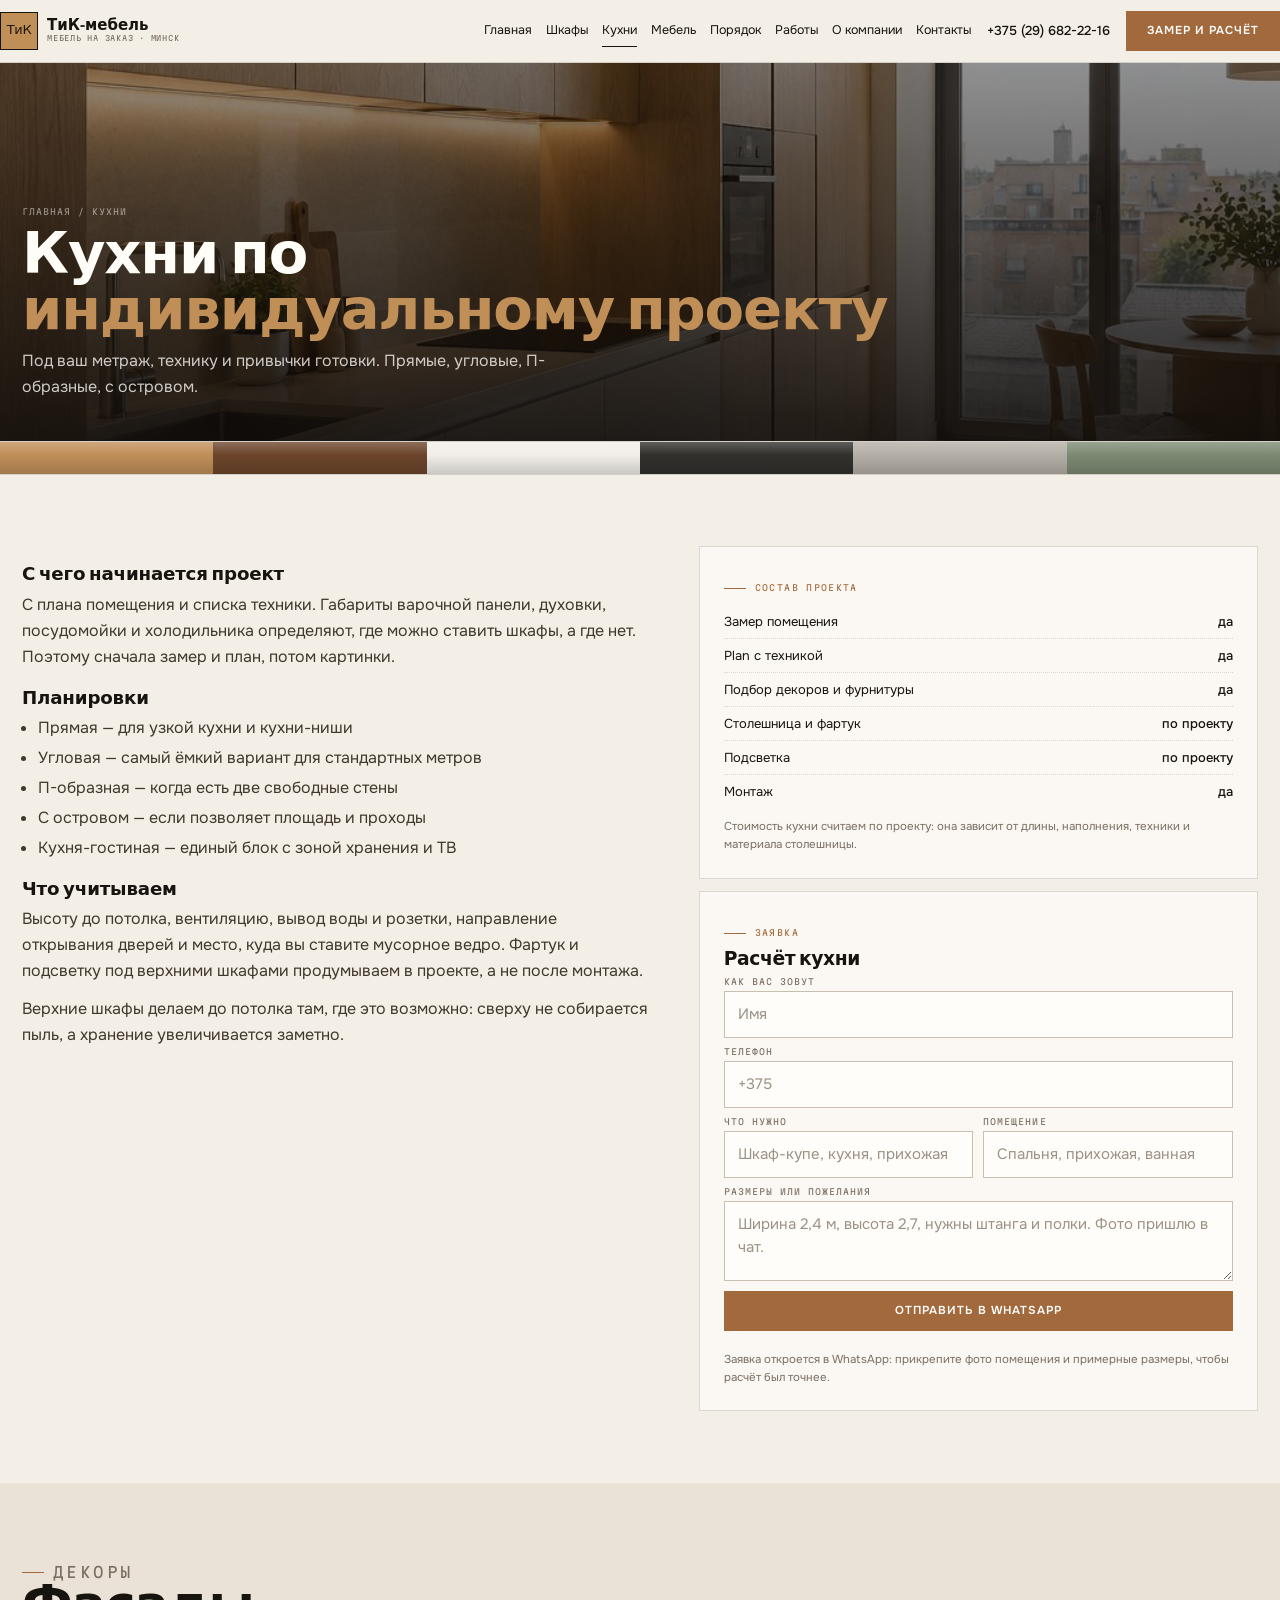
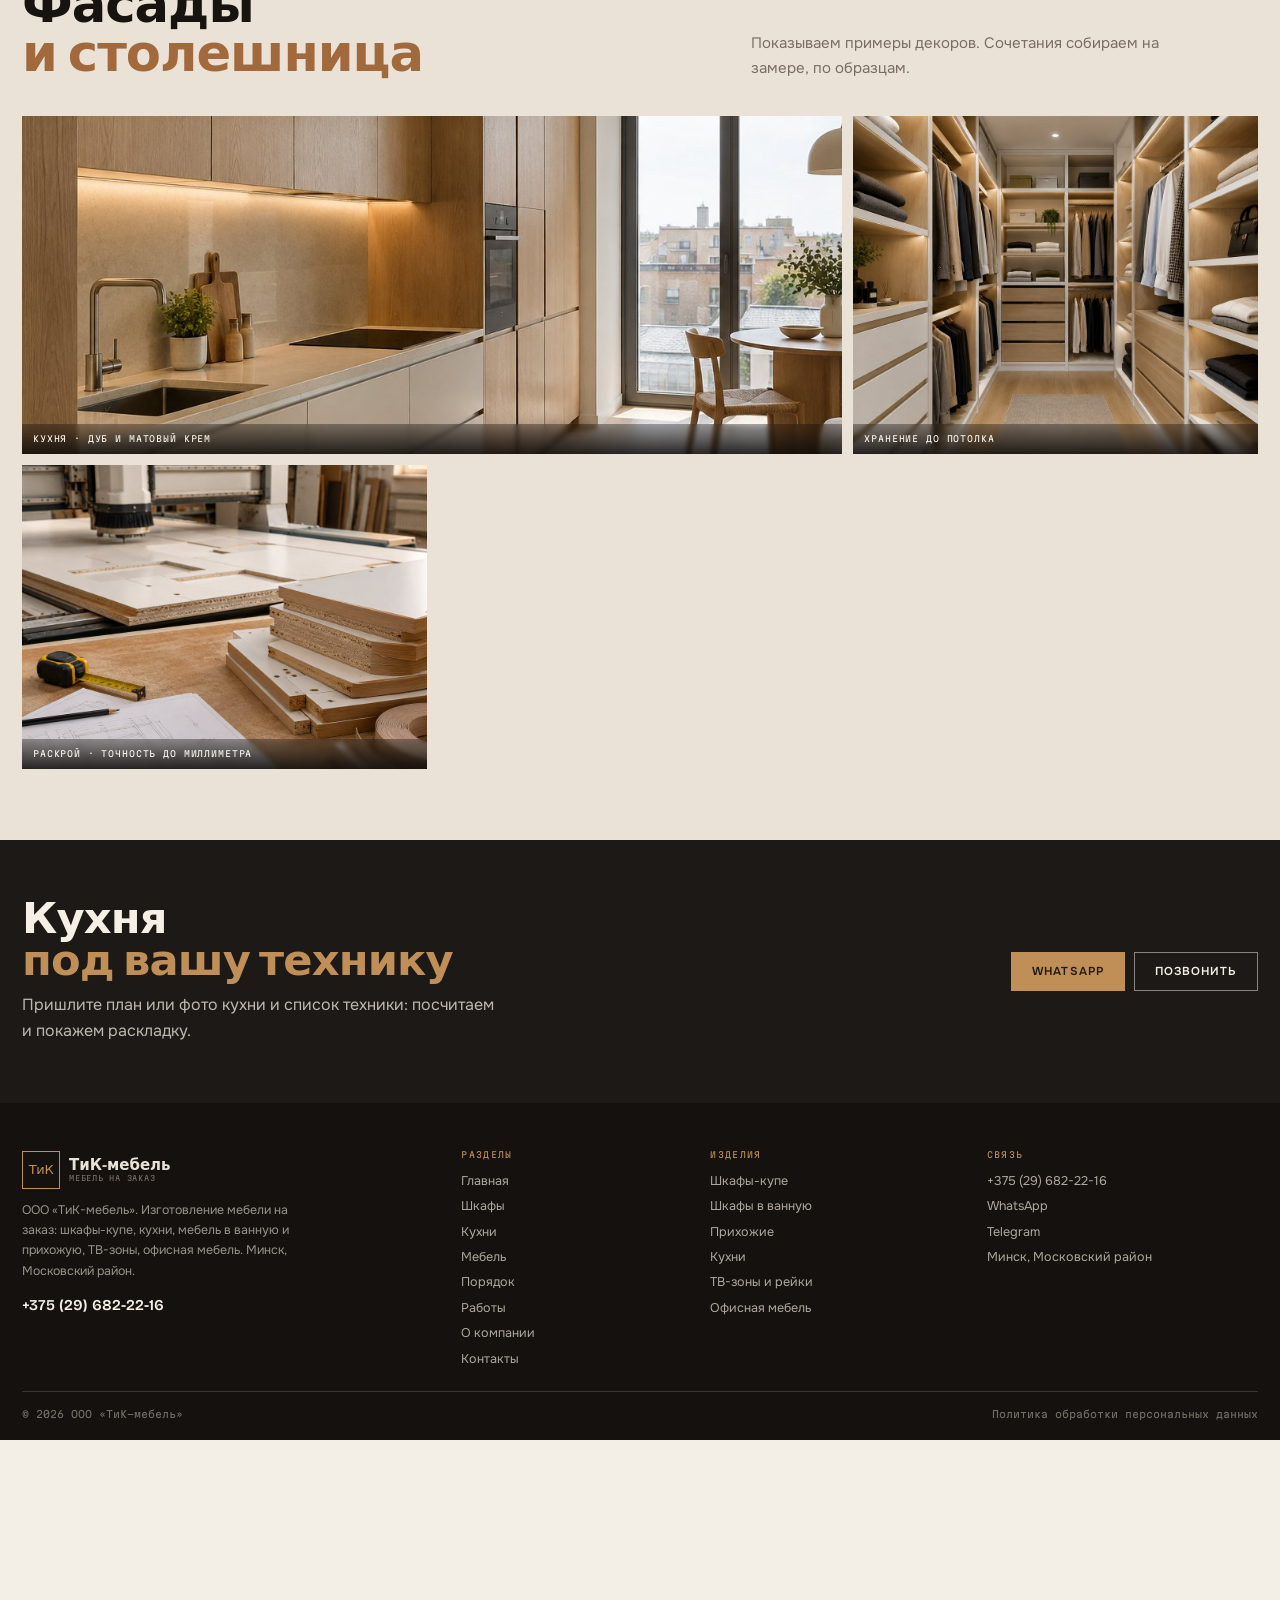
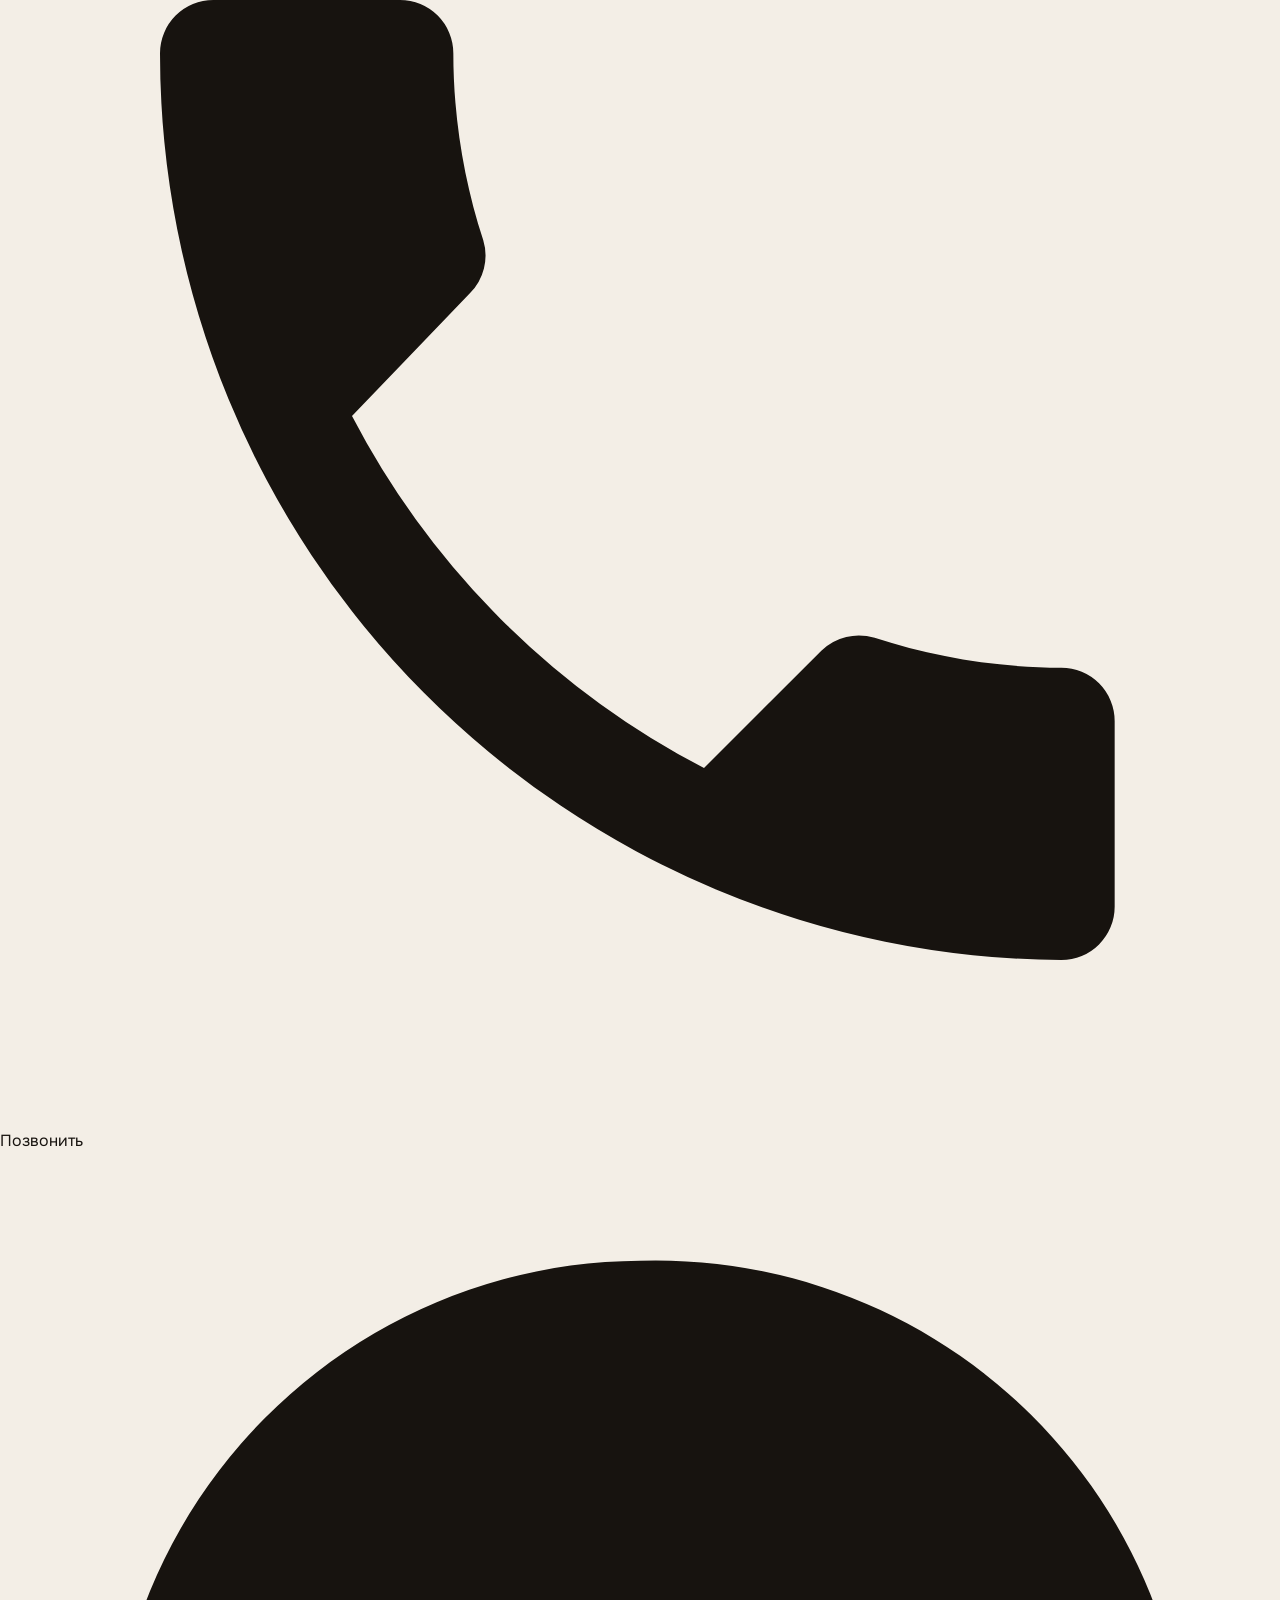
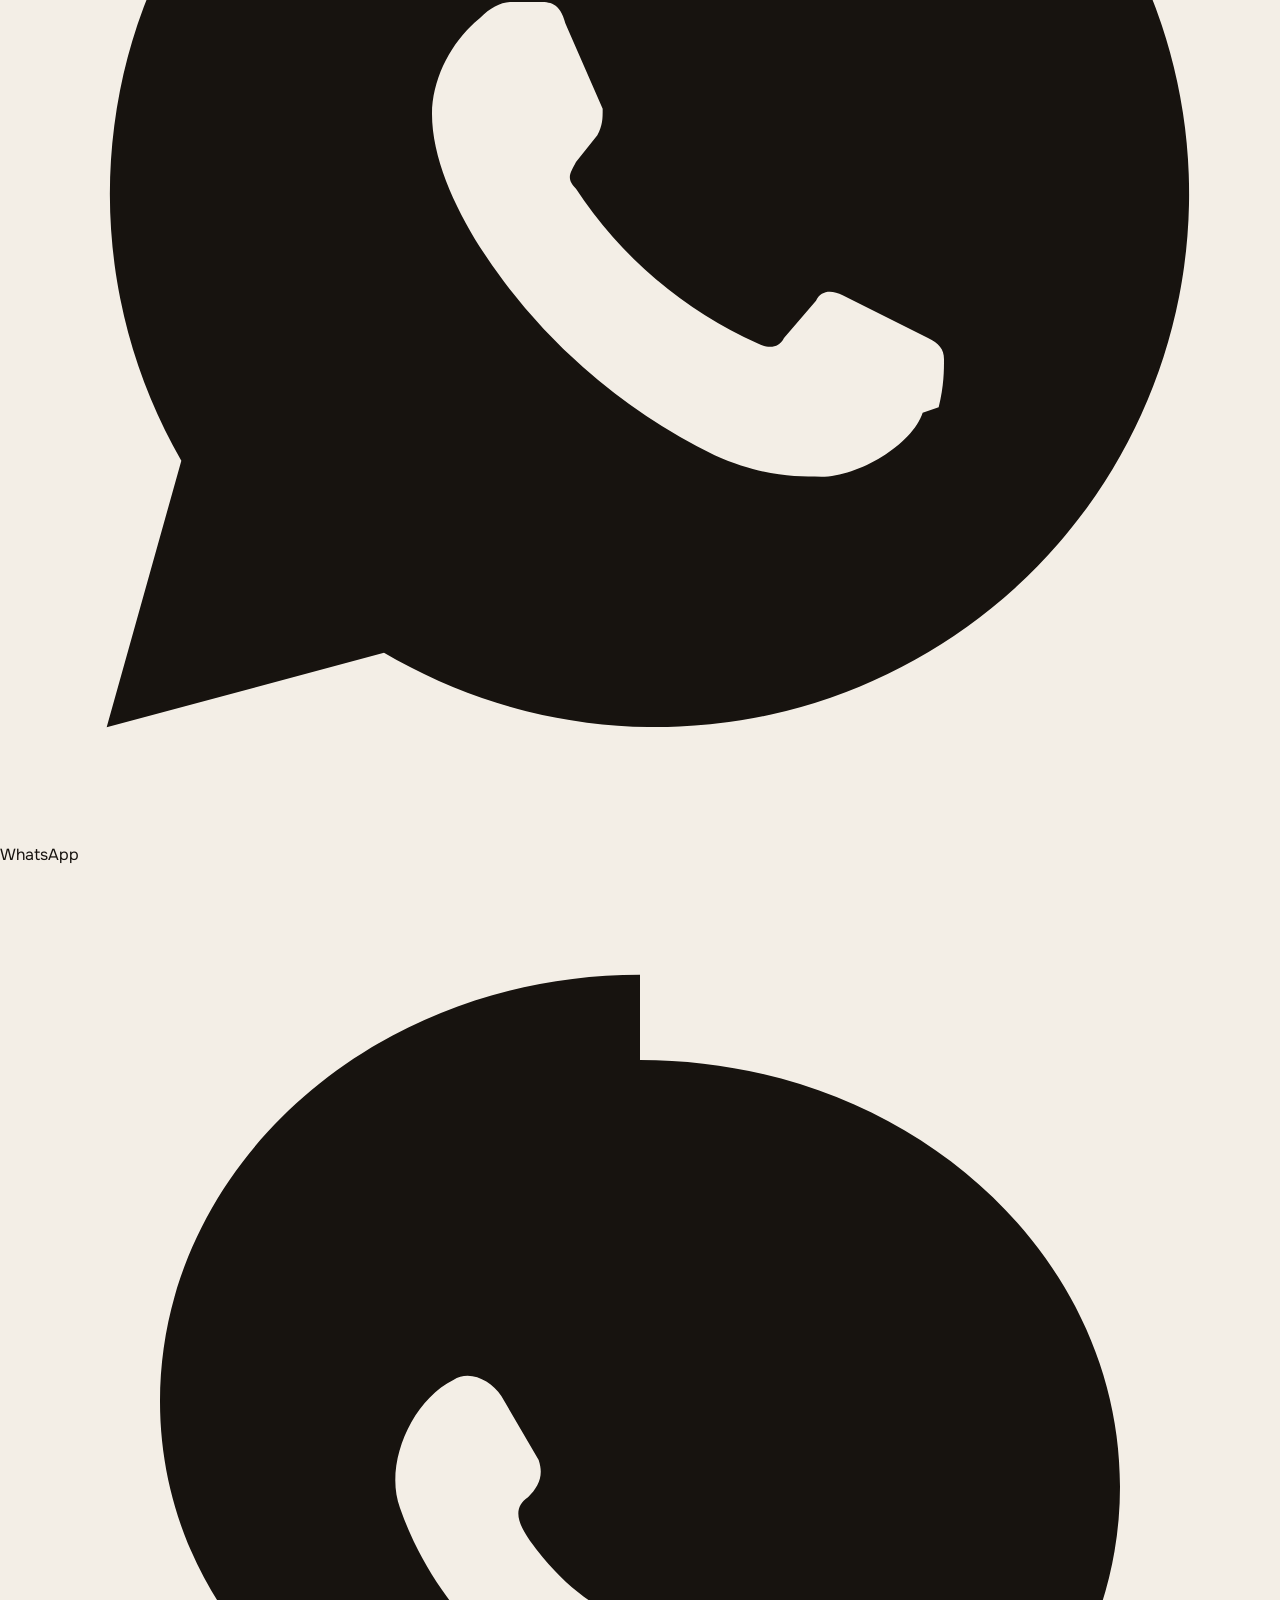
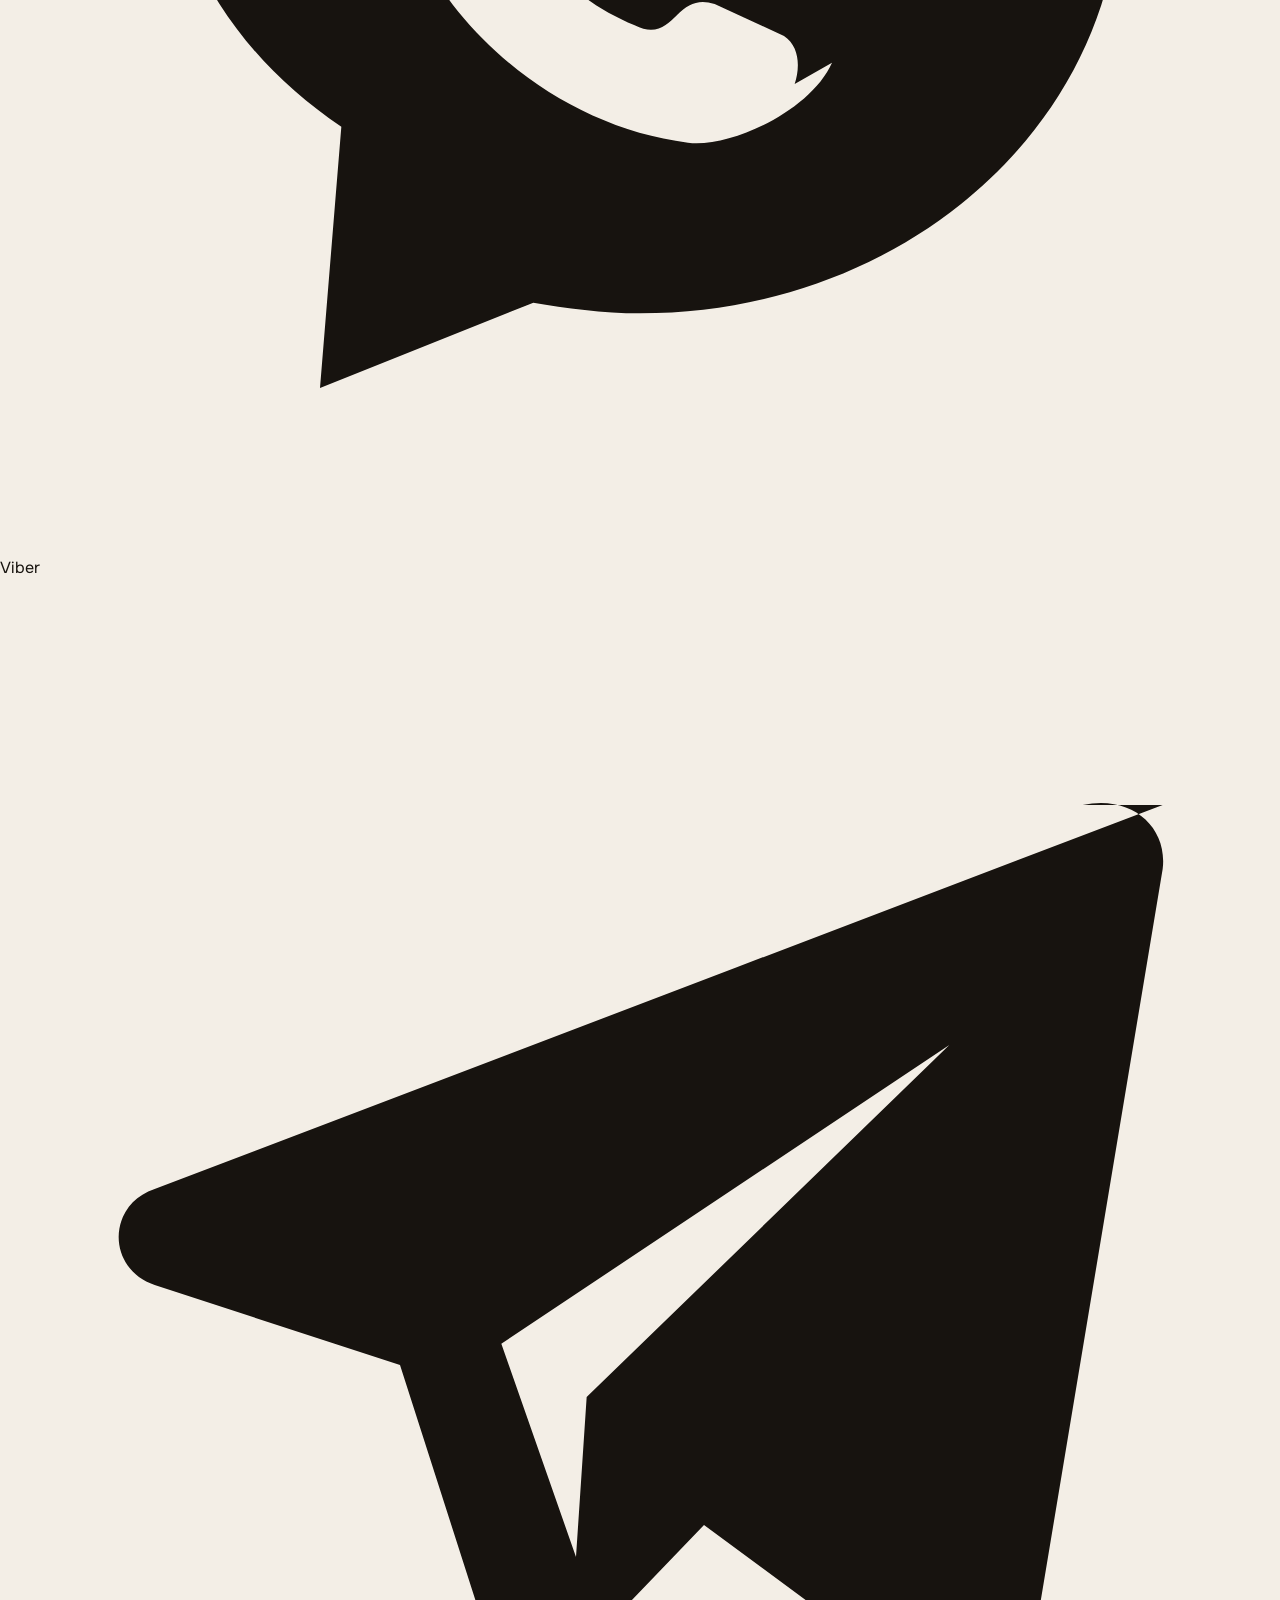
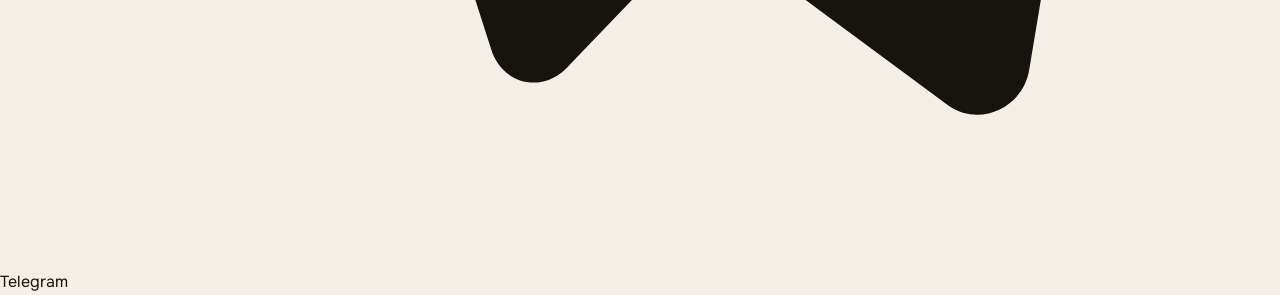
<file: kuhni.html>
<!DOCTYPE html>
<html lang="ru">
<head>
<meta charset="utf-8">
<meta name="viewport" content="width=device-width, initial-scale=1">
<title>Кухни на заказ по индивидуальному проекту | ТиК-мебель, Минск</title>
<meta name="description" content="Изготовление кухонь на заказ: прямые, угловые, П-образные, с островом. Проект под вашу технику и метраж.">
<meta property="og:title" content="Кухни на заказ по индивидуальному проекту | ТиК-мебель, Минск">
<meta property="og:description" content="Изготовление кухонь на заказ: прямые, угловые, П-образные, с островом. Проект под вашу технику и метраж.">
<meta property="og:type" content="website">
<meta name="theme-color" content="#F3EEE6">
<style>
:root{--paper:#F3EEE6;--paper2:#EAE2D6;--ink:#17130F;--ink2:#2B241D;--wood:#A26A3C;--wood2:#C08F58;
--muted:#7A6E62;--line:rgba(23,19,15,.14);--night:#1D1916;--pad:22px;--max:1300px;
--display:'Bricolage Grotesque',system-ui,sans-serif;--body:'Onest',system-ui,sans-serif;--mono:'Martian Mono',ui-monospace,monospace}
*{box-sizing:border-box}html{-webkit-text-size-adjust:100%}body{margin:0;background:var(--paper);color:var(--ink);font:16px/1.62 var(--body);-webkit-font-smoothing:antialiased}
img{max-width:100%;display:block}h1,h2,h3{margin:0;font-family:var(--display);font-weight:600;line-height:.97;letter-spacing:-.02em}
a{color:inherit;text-decoration:none}[hidden]{display:none!important}
.wrap{width:100%;max-width:var(--max);margin:0 auto;padding:0 var(--pad)}
.header{position:sticky;top:0;z-index:40;background:rgba(243,238,230,.94);border-bottom:1px solid var(--line);backdrop-filter:blur(8px)}
.header__in{display:flex;align-items:center;gap:16px;padding:11px 0}
.logo{display:flex;align-items:center;gap:9px}
.logo__mark{width:38px;height:38px;border:1.5px solid var(--ink);display:grid;place-items:center;font:500 13px/1 var(--display);letter-spacing:-.03em;background:var(--wood2);color:#20180F}
.logo__txt{display:flex;flex-direction:column;line-height:1.14}
.logo__txt b{font:600 15px/1 var(--display)}
.logo__txt i{font:400 7.5px/1.4 var(--mono);letter-spacing:.1em;text-transform:uppercase;color:var(--muted);font-style:normal}
.nav{display:flex;gap:14px;margin-left:auto;font-size:12.5px}
.nav a{padding:6px 0;border-bottom:1px solid transparent}
.nav a:hover,.nav a.is-on{border-color:var(--ink)}
.header__tel{font:500 13px/1 var(--body);white-space:nowrap}
.btn{display:inline-flex;align-items:center;justify-content:center;gap:8px;padding:13px 20px;font:600 11.5px/1 var(--body);letter-spacing:.09em;text-transform:uppercase;border:1px solid var(--ink);background:var(--ink);color:var(--paper);cursor:pointer;transition:.18s}
.btn:hover{background:#000;border-color:#000}
.btn--ghost{background:transparent;color:var(--ink)}
.btn--ghost:hover{background:var(--ink);color:var(--paper)}
.btn--wood{background:var(--wood);border-color:var(--wood);color:#fff}
.btn--wood:hover{background:#8C5730;border-color:#8C5730}
.burger{display:none;width:42px;height:36px;border:1px solid var(--ink);background:transparent;align-items:center;justify-content:center;flex-direction:column;gap:4px;cursor:pointer}
.burger i{display:block;width:16px;height:1px;background:var(--ink)}
.burger.is-close i:first-child{transform:rotate(45deg) translateY(3px)}
.burger.is-close i:last-child{transform:rotate(-45deg) translateY(-3px)}
.drawer{position:fixed;inset:0;z-index:90;background:rgba(20,16,12,.72);display:none}
.drawer[data-open]{display:block}
.drawer__in{position:absolute;inset:0 0 0 auto;width:min(400px,92vw);background:var(--paper);padding:18px;overflow-y:auto}
.drawer__top{display:flex;justify-content:space-between;align-items:center;margin-bottom:16px}
.drawer__nav{display:grid;font:600 21px/1 var(--display);letter-spacing:-.01em}
.drawer__nav a{padding:13px 0;border-bottom:1px solid var(--line)}
.drawer__cta{width:100%;margin-top:16px}
.drawer__note{font-size:12px;color:var(--muted);margin-top:10px}
body.is-locked{overflow:hidden}
.hero{position:relative;min-height:min(92svh,800px);display:flex;align-items:flex-end;overflow:hidden;background:#0F0C0A}
.hero__img{position:absolute;inset:0;width:100%;height:100%;object-fit:cover}
.hero::after{content:'';position:absolute;inset:0;background:linear-gradient(180deg,rgba(15,12,10,.5),rgba(15,12,10,.1) 38%,rgba(15,12,10,.72) 74%,#0F0C0A 100%)}
.hero__in{position:relative;z-index:2;width:100%;padding:clamp(28px,4.6vw,58px) 0 clamp(14px,2vw,22px);color:#F6F1E8}
.hero h1{font-size:clamp(2.1rem,5.8vw,4.7rem);letter-spacing:-.03em;color:#FFFDF8}
.hero h1 em{font-style:normal;color:var(--wood2)}
.hero__lede{max-width:46ch;margin:14px 0 18px;color:rgba(255,253,248,.86)}
.hero__acts{display:flex;flex-wrap:wrap;gap:9px;margin-bottom:clamp(14px,2.2vw,26px)}
.hero__acts .btn--ghost{color:#FFFDF8;border-color:rgba(255,253,248,.55)}
.hero__acts .btn--ghost:hover{background:#FFFDF8;color:var(--ink)}
.hero__facts{display:grid;grid-template-columns:repeat(4,minmax(0,1fr));border-top:1px solid rgba(255,253,248,.26);gap:0 12px}
.hero__facts div{padding:11px 0 0}
.hero__facts b{display:block;font:600 clamp(.92rem,1.4vw,1.1rem)/1.2 var(--display)}
.hero__facts span{font:400 8px/1.5 var(--mono);letter-spacing:.1em;text-transform:uppercase;color:var(--wood2)}
@media (max-width:1024px){.nav{display:none}.burger{display:flex}.header__tel{display:none}.hero__facts{grid-template-columns:1fr 1fr}}
@media (max-width:380px){.header .btn--wood{display:none}}
</style>
<link rel="preconnect" href="https://fonts.googleapis.com">
<link rel="preconnect" href="https://fonts.gstatic.com" crossorigin>
<link href="https://fonts.googleapis.com/css2?family=Bricolage+Grotesque:opsz,wght@12..96,400;12..96,600;12..96,700&family=Onest:wght@400;500;600&family=Martian+Mono:wght@400;500&display=swap" rel="stylesheet">
<link rel="stylesheet" href="assets/css/style.v1.css">
<link rel="icon" href="assets/img/favicon.svg" type="image/svg+xml">
</head>
<body>
<header class="header"><div class="header__in wrap">
<a class="logo" href="index.html"><span class="logo__mark">ТиК</span><span class="logo__txt"><b>ТиК-мебель</b><i>мебель на заказ · Минск</i></span></a>
<nav class="nav" aria-label="Основное меню"><a href="index.html">Главная</a><a href="shkafy.html">Шкафы</a><a href="kuhni.html" class="is-on">Кухни</a><a href="mebel.html">Мебель</a><a href="kak-rabotaem.html">Порядок</a><a href="raboty.html">Работы</a><a href="o-kompanii.html">О компании</a><a href="kontakty.html">Контакты</a></nav>
<a class="header__tel" href="tel:+375296822216">+375 (29) 682-22-16</a>
<a class="btn btn--wood" href="#zayavka">Замер и расчёт</a>
<button class="burger" type="button" aria-label="Меню" aria-expanded="false" aria-controls="drawer"><i></i><i></i><i></i></button>
</div></header>
<div class="drawer" id="drawer" role="dialog" aria-modal="true" aria-label="Меню" hidden>
<div class="drawer__in">
<div class="drawer__top">
<a class="logo" href="index.html"><span class="logo__mark">ТиК</span><span class="logo__txt"><b>ТиК-мебель</b><i>Минск</i></span></a>
<button class="burger is-close" type="button" data-close aria-label="Закрыть меню"><i></i><i></i></button>
</div>
<nav class="drawer__nav"><a href="index.html">Главная</a><a href="shkafy.html">Шкафы</a><a href="kuhni.html">Кухни</a><a href="mebel.html">Мебель</a><a href="kak-rabotaem.html">Порядок</a><a href="raboty.html">Работы</a><a href="o-kompanii.html">О компании</a><a href="kontakty.html">Контакты</a></nav>
<a class="btn btn--wood drawer__cta" href="tel:+375296822216">Позвонить +375 (29) 682-22-16</a>
<p class="drawer__note">Минск, Московский район. Шкафы-купе, кухни, мебель в ванную, прихожие, ТВ-зоны, офисная мебель. Замер и расчёт по вашему размеру.</p>
</div></div>
<main>
<section class="phero"><img src="assets/img/kitchen.jpg" alt="Кухня на заказ" width="1024" height="1024">
<div class="phero__in"><div class="wrap"><div class="crumbs"><a href="index.html">Главная</a> / Кухни</div>
<h1>Кухни по<br><em>индивидуальному проекту</em></h1><p>Под ваш метраж, технику и привычки готовки. Прямые, угловые, П-образные, с островом.</p></div></div></section>
<div class="decobar" aria-hidden="true"><i style="background:#C08F58"></i><i style="background:#6C452B"></i><i style="background:#F1EEE8"></i><i style="background:#31302D"></i><i style="background:#B4AFA6"></i><i style="background:#7C8A72"></i></div>
<section class="section"><div class="wrap"><div class="two">
<div class="prose">
<h3>С чего начинается проект</h3>
<p>С плана помещения и списка техники. Габариты варочной панели, духовки, посудомойки и холодильника определяют, где можно ставить шкафы, а где нет. Поэтому сначала замер и план, потом картинки.</p>
<h3>Планировки</h3>
<ul>
<li>Прямая — для узкой кухни и кухни-ниши</li>
<li>Угловая — самый ёмкий вариант для стандартных метров</li>
<li>П-образная — когда есть две свободные стены</li>
<li>С островом — если позволяет площадь и проходы</li>
<li>Кухня-гостиная — единый блок с зоной хранения и ТВ</li>
</ul>
<h3>Что учитываем</h3>
<p>Высоту до потолка, вентиляцию, вывод воды и розетки, направление открывания дверей и место, куда вы ставите мусорное ведро. Фартук и подсветку под верхними шкафами продумываем в проекте, а не после монтажа.</p>
<p>Верхние шкафы делаем до потолка там, где это возможно: сверху не собирается пыль, а хранение увеличивается заметно.</p>
</div>
<div>
<div class="card" style="margin-bottom:12px"><p class="eyebrow">состав проекта</p>
<table class="spec"><tbody>
<tr><td>Замер помещения</td><td>да</td></tr>
<tr><td>Plan с техникой</td><td>да</td></tr>
<tr><td>Подбор декоров и фурнитуры</td><td>да</td></tr>
<tr><td>Столешница и фартук</td><td>по проекту</td></tr>
<tr><td>Подсветка</td><td>по проекту</td></tr>
<tr><td>Монтаж</td><td>да</td></tr>
</tbody></table>
<p class="hint">Стоимость кухни считаем по проекту: она зависит от длины, наполнения, техники и материала столешницы.</p></div>
<div class="card"><p class="eyebrow">заявка</p><h3 style="margin-bottom:10px">Расчёт кухни</h3><form class="form" id="lead">
<label>Как вас зовут<input type="text" id="lName" placeholder="Имя" required></label>
<label>Телефон<input type="tel" id="lTel" placeholder="+375" required></label>
<div class="row2"><label>Что нужно<input type="text" id="lWhat" placeholder="Шкаф-купе, кухня, прихожая"></label><label>Помещение<input type="text" id="lRoom" placeholder="Спальня, прихожая, ванная"></label></div>
<label>Размеры или пожелания<textarea id="lTask" placeholder="Ширина 2,4 м, высота 2,7, нужны штанга и полки. Фото пришлю в чат."></textarea></label>
<button class="btn btn--wood" type="submit">Отправить в WhatsApp</button>
<p class="hint">Заявка откроется в WhatsApp: прикрепите фото помещения и примерные размеры, чтобы расчёт был точнее.</p>
</form></div>
</div>
</div></div></section>
<section class="section section--paper2"><div class="wrap">
<div class="sec-head"><div><p class="eyebrow">декоры</p><h2 class="h2">Фасады<br><em>и столешница</em></h2></div><p>Показываем примеры декоров. Сочетания собираем на замере, по образцам.</p></div>
<div class="gal">
<figure class="wide"><img src="assets/img/kitchen.jpg" alt="Кухня" width="1024" height="1024" loading="lazy"><figcaption>Кухня · дуб и матовый крем</figcaption></figure>
<figure><img src="assets/img/closet.jpg" alt="Хранение" width="1024" height="1024" loading="lazy"><figcaption>Хранение до потолка</figcaption></figure>
<figure><img src="assets/img/shop.jpg" alt="Раскрой" width="1024" height="1024" loading="lazy"><figcaption>Раскрой · точность до миллиметра</figcaption></figure>
</div>
</div></section>
<section class="cta"><div class="wrap cta__in"><div><h2>Кухня<br><em>под вашу технику</em></h2><p>Пришлите план или фото кухни и список техники: посчитаем и покажем раскладку.</p></div>
<div class="cta__acts"><a class="btn" href="https://wa.me/375296822216" target="_blank" rel="noopener">WhatsApp</a><a class="btn btn--ghost" href="tel:+375296822216">Позвонить</a></div></div></section>
</main>
<footer class="footer"><div class="wrap">
<div class="footer__top">
<div class="footer__about"><a class="logo logo--f" href="index.html"><span class="logo__mark">ТиК</span><span class="logo__txt"><b>ТиК-мебель</b><i>мебель на заказ</i></span></a>
<p>ООО «ТиК-мебель». Изготовление мебели на заказ: шкафы-купе, кухни, мебель в ванную и прихожую, ТВ-зоны, офисная мебель. Минск, Московский район.</p>
<a class="footer__tel" href="tel:+375296822216">+375 (29) 682-22-16</a>
</div>
<div><h4>Разделы</h4><ul><li><a href="index.html">Главная</a></li><li><a href="shkafy.html">Шкафы</a></li><li><a href="kuhni.html">Кухни</a></li><li><a href="mebel.html">Мебель</a></li><li><a href="kak-rabotaem.html">Порядок</a></li><li><a href="raboty.html">Работы</a></li><li><a href="o-kompanii.html">О компании</a></li><li><a href="kontakty.html">Контакты</a></li></ul></div>
<div><h4>Изделия</h4><ul><li><a href="shkafy.html">Шкафы-купе</a></li><li><a href="shkafy.html#bath">Шкафы в ванную</a></li><li><a href="shkafy.html#hall">Прихожие</a></li><li><a href="kuhni.html">Кухни</a></li><li><a href="mebel.html">ТВ-зоны и рейки</a></li><li><a href="mebel.html#office">Офисная мебель</a></li></ul></div>
<div><h4>Связь</h4><ul><li><a href="tel:+375296822216">+375 (29) 682-22-16</a></li><li><a href="https://wa.me/375296822216" target="_blank" rel="noopener">WhatsApp</a></li><li><a href="https://t.me/+375296822216" target="_blank" rel="noopener">Telegram</a></li><li><a href="https://yandex.by/maps/?text=%D0%A2%D0%B8%D0%9A-%D0%BC%D0%B5%D0%B1%D0%B5%D0%BB%D1%8C%20%D0%9C%D0%B8%D0%BD%D1%81%D0%BA%20%D0%9C%D0%BE%D1%81%D0%BA%D0%BE%D0%B2%D1%81%D0%BA%D0%B8%D0%B9%20%D1%80%D0%B0%D0%B9%D0%BE%D0%BD%20%D0%BC%D0%B5%D0%B1%D0%B5%D0%BB%D1%8C%20%D0%BD%D0%B0%20%D0%B7%D0%B0%D0%BA%D0%B0%D0%B7" target="_blank" rel="noopener">Минск, Московский район</a></li></ul></div>
</div>
<div class="footer__bottom"><span>© <span id="yr">2026</span> ООО «ТиК-мебель»</span>
<span><a href="politika.html">Политика обработки персональных данных</a></span></div>
</div></footer>
<div class="mbar" role="navigation" aria-label="Быстрая связь">
<a href="tel:+375296822216"><svg viewBox="0 0 24 24" fill="currentColor" aria-hidden="true"><path d="M6.6 10.8a15.5 15.5 0 0 0 6.6 6.6l2.2-2.2a1 1 0 0 1 1-.24c1.1.36 2.3.56 3.5.56a1 1 0 0 1 1 1V20a1 1 0 0 1-1 1A17 17 0 0 1 3 4a1 1 0 0 1 1-1h3.5a1 1 0 0 1 1 1c0 1.2.2 2.4.56 3.5a1 1 0 0 1-.25 1z"/></svg>Позвонить</a>
<a href="https://wa.me/375296822216" target="_blank" rel="noopener"><svg viewBox="0 0 24 24" fill="currentColor" aria-hidden="true"><path d="M12 2a10 10 0 0 0-8.6 15L2 22l5.2-1.4A10 10 0 1 0 12 2m5.3 14.1c-.2.6-1.2 1.2-1.9 1.2-.5 0-1.1 0-2-.4a11 11 0 0 1-4.4-3.9c-.5-.8-.9-1.7-.9-2.5 0-.7.4-1.4.9-1.8.2-.2.4-.3.6-.3h.5c.2 0 .4 0 .5.4l.7 1.6c0 .2 0 .3-.1.5l-.4.5c-.1.2-.2.3 0 .5a8 8 0 0 0 3.4 2.9c.2.1.4.1.5-.1l.6-.7c.1-.2.3-.2.5-.1l1.6.8c.2.1.3.2.3.4s0 .5-.1.9"/></svg>WhatsApp</a>
<a href="viber://chat?number=%2B375296822216"><svg viewBox="0 0 24 24" fill="currentColor" aria-hidden="true"><path d="M12 2C7 2 3 5.6 3 10c0 2.5 1.3 4.7 3.4 6.1L6 21l4-1.6c.6.1 1.3.2 2 .2 5 0 9-3.6 9-8s-4-8-9-8m3.6 11.3c-.4.9-1.9 1.6-2.7 1.5-2.4-.3-4.6-2.1-5.4-4.4-.3-.8.2-2 1-2.4.3-.2.7 0 .9.3l.7 1.2c.1.3 0 .5-.2.7-.3.2-.2.5.1.9.6.8 1.2 1.2 1.9 1.5.4.2.6 0 .8-.2s.4-.3.7-.2l1.3.6c.3.2.3.6.2.9"/></svg>Viber</a>
<a href="https://t.me/+375296822216" target="_blank" rel="noopener"><svg viewBox="0 0 24 24" fill="currentColor" aria-hidden="true"><path d="M21.8 4.2 2.9 11.4c-.9.3-.9 1.5 0 1.8l4.6 1.5 1.7 5.3c.2.7 1 .9 1.5.3l2.5-2.6 4.6 3.4c.6.4 1.4 0 1.5-.7l2.5-15c.1-.8-.6-1.4-1.5-1.2M9.4 14.3l8.4-5.6-6.8 6.6-.2 3z"/></svg>Telegram</a>
</div>
<script src="assets/js/main.v1.js"></script>
</body>
</html>
</file>
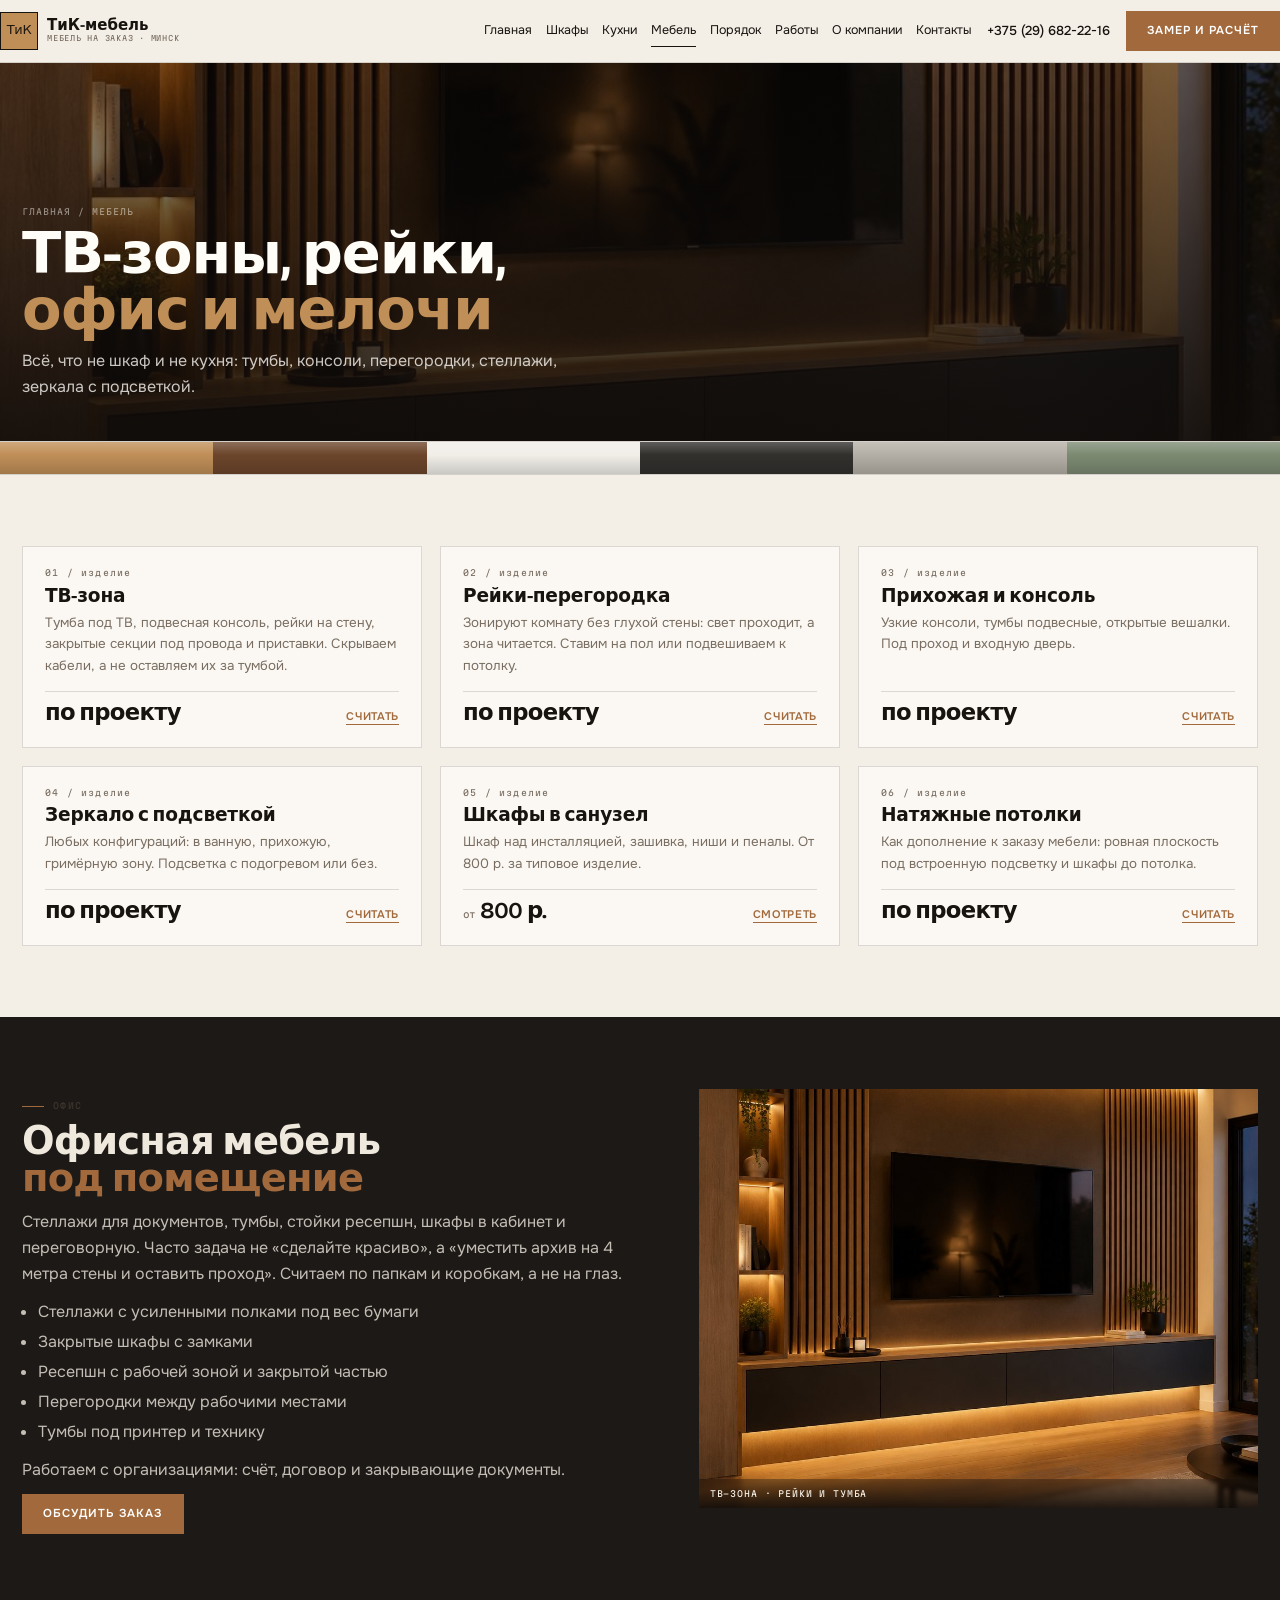
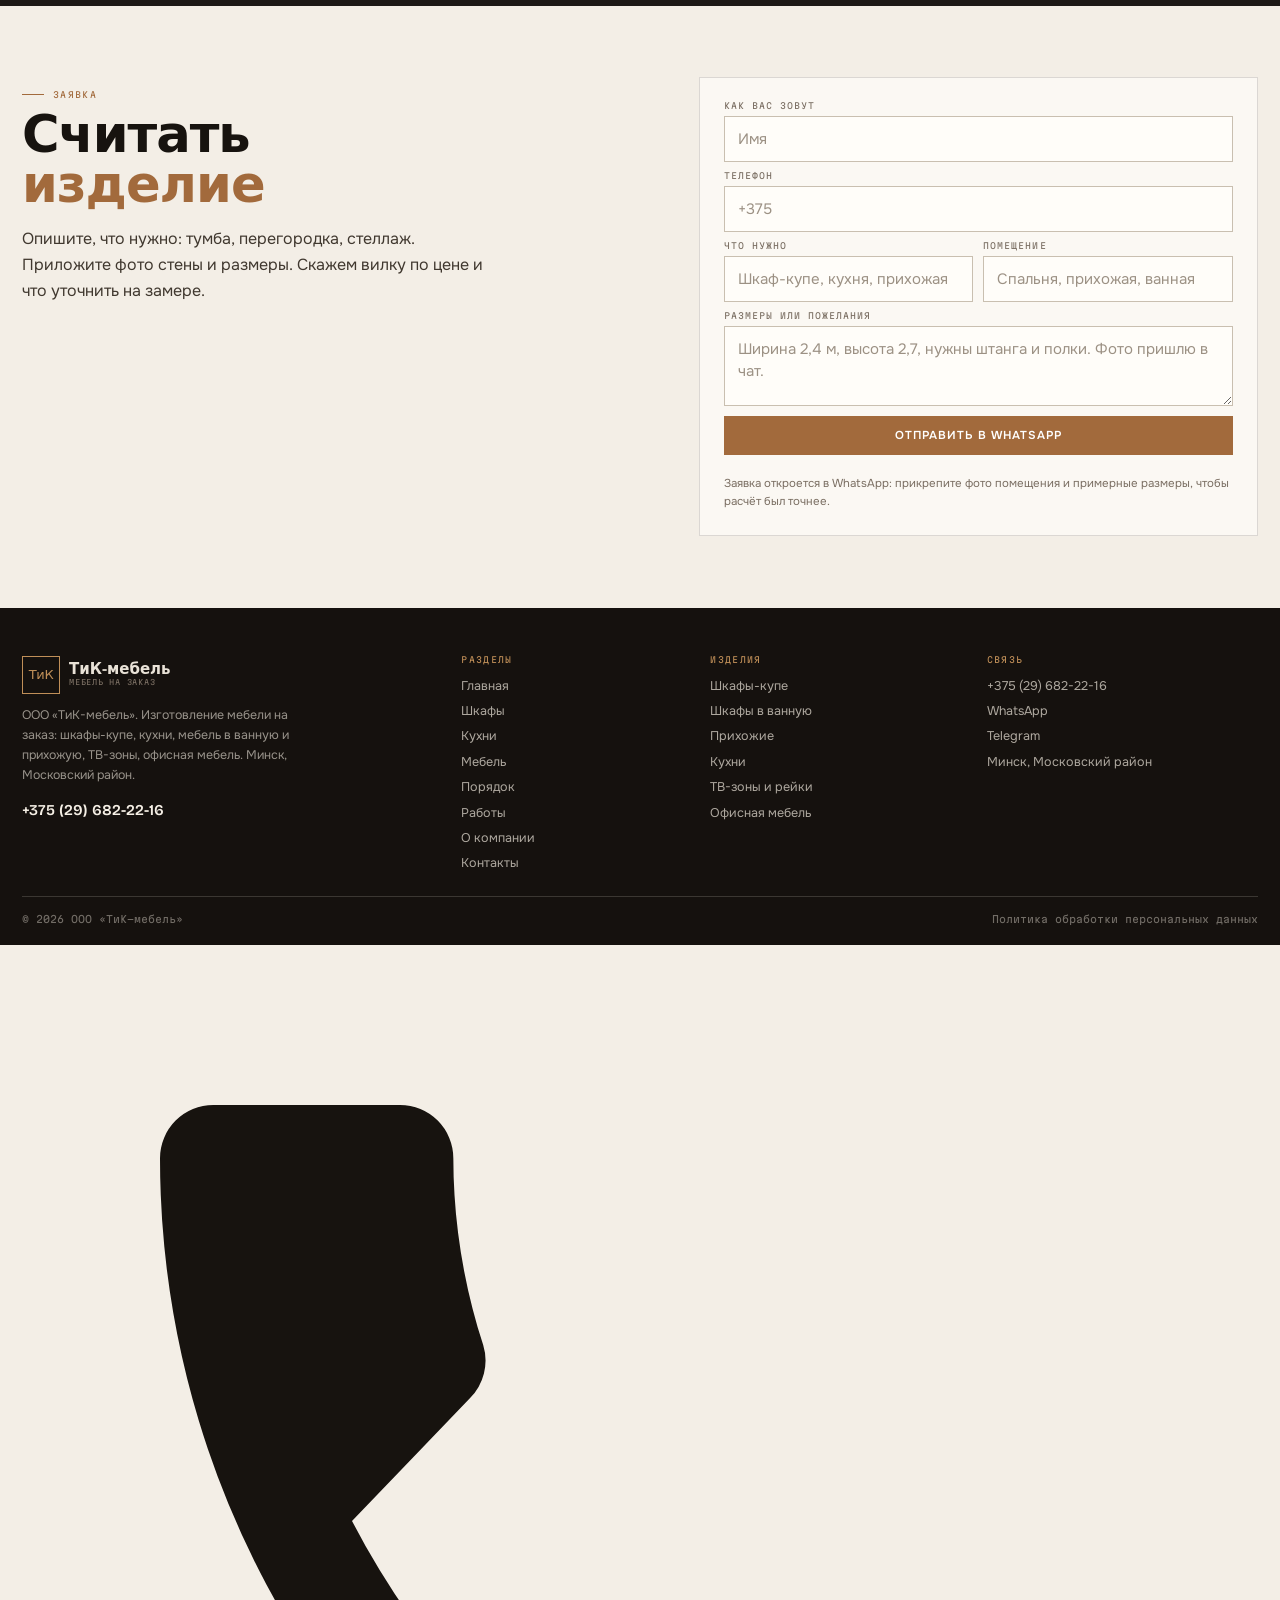
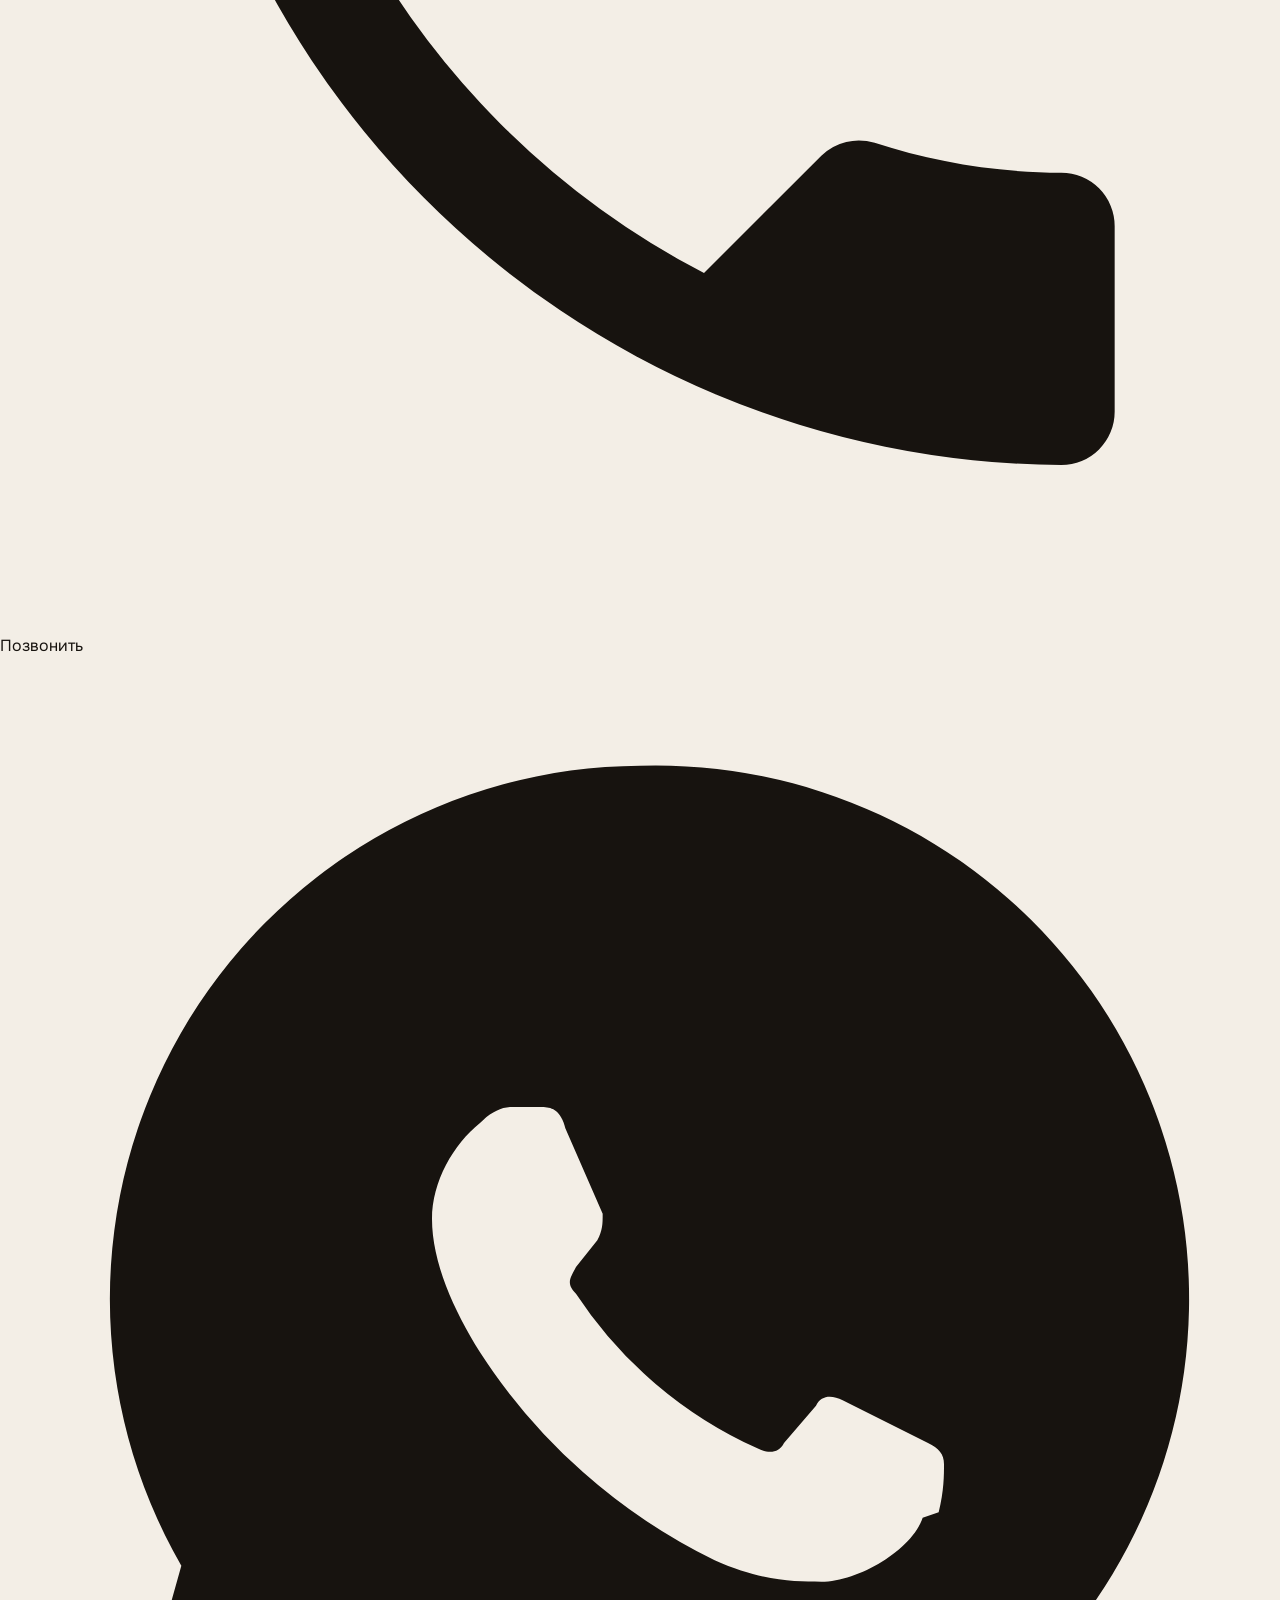
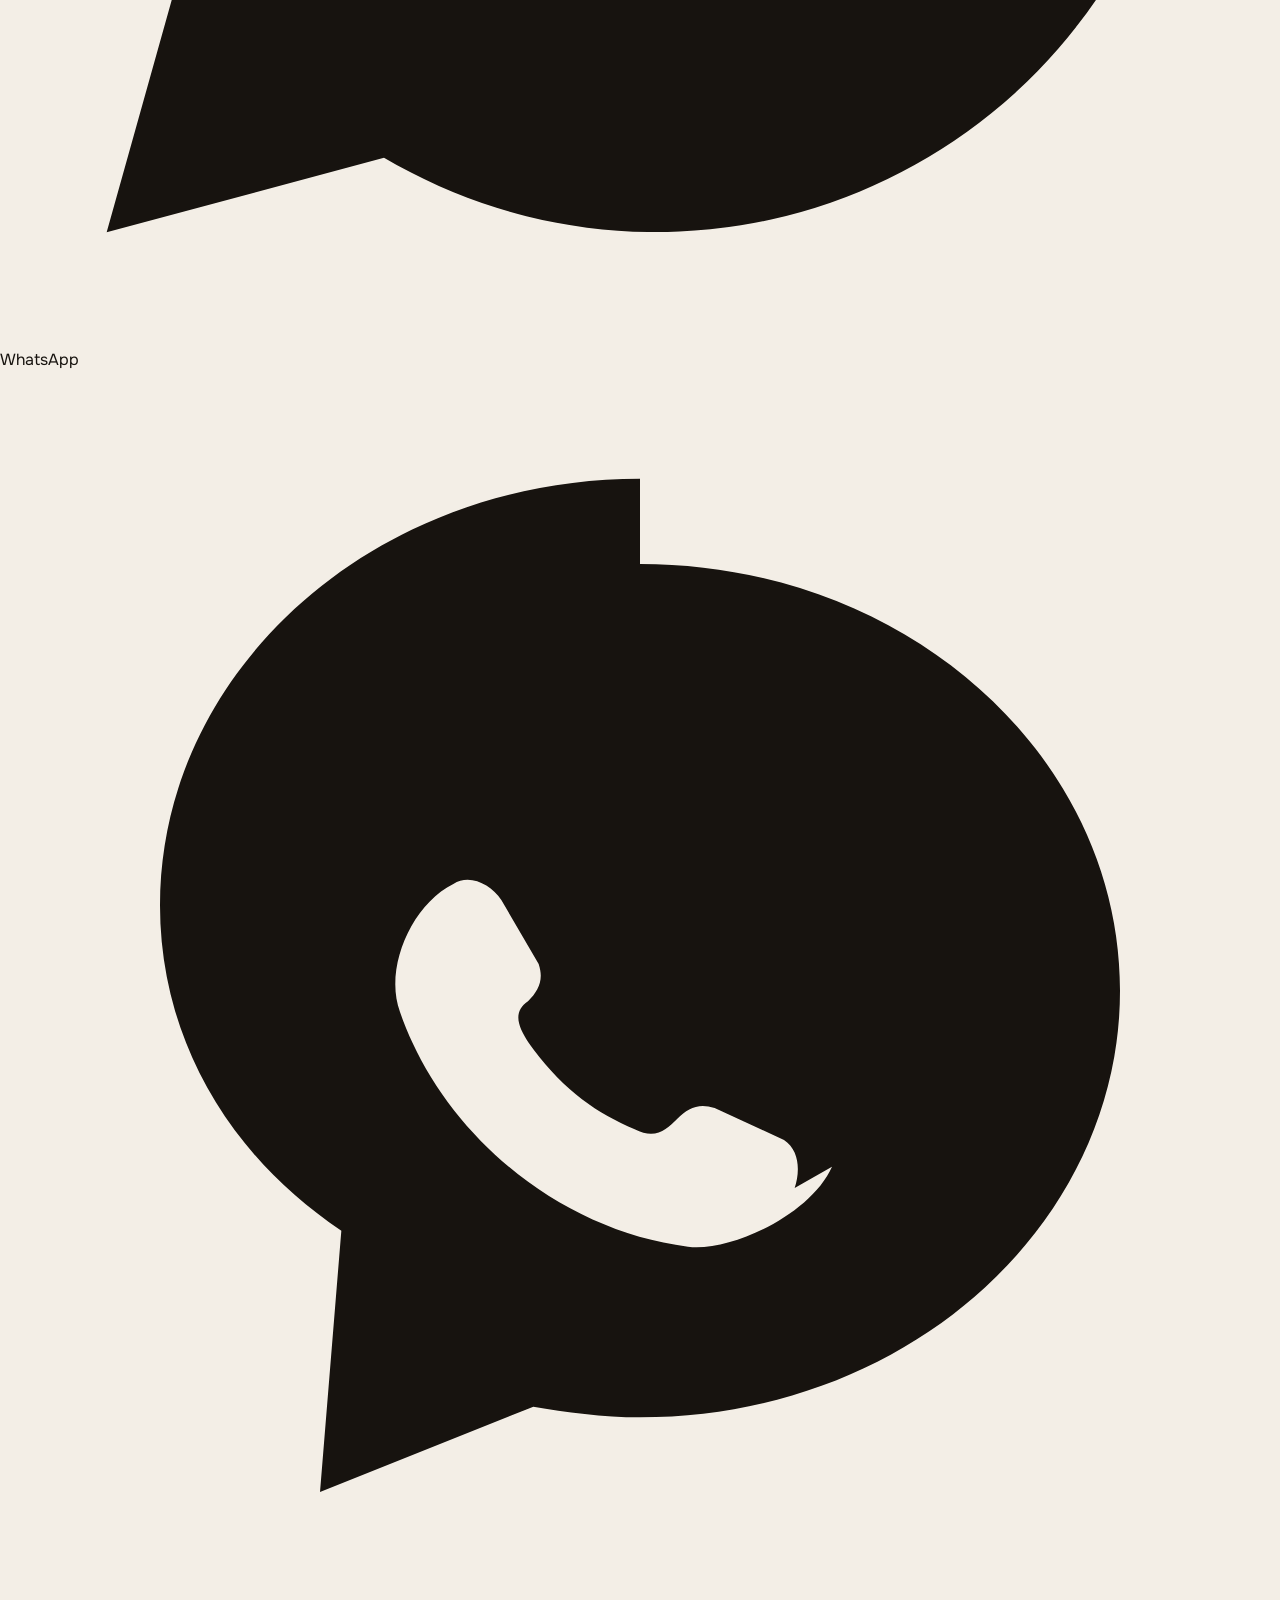
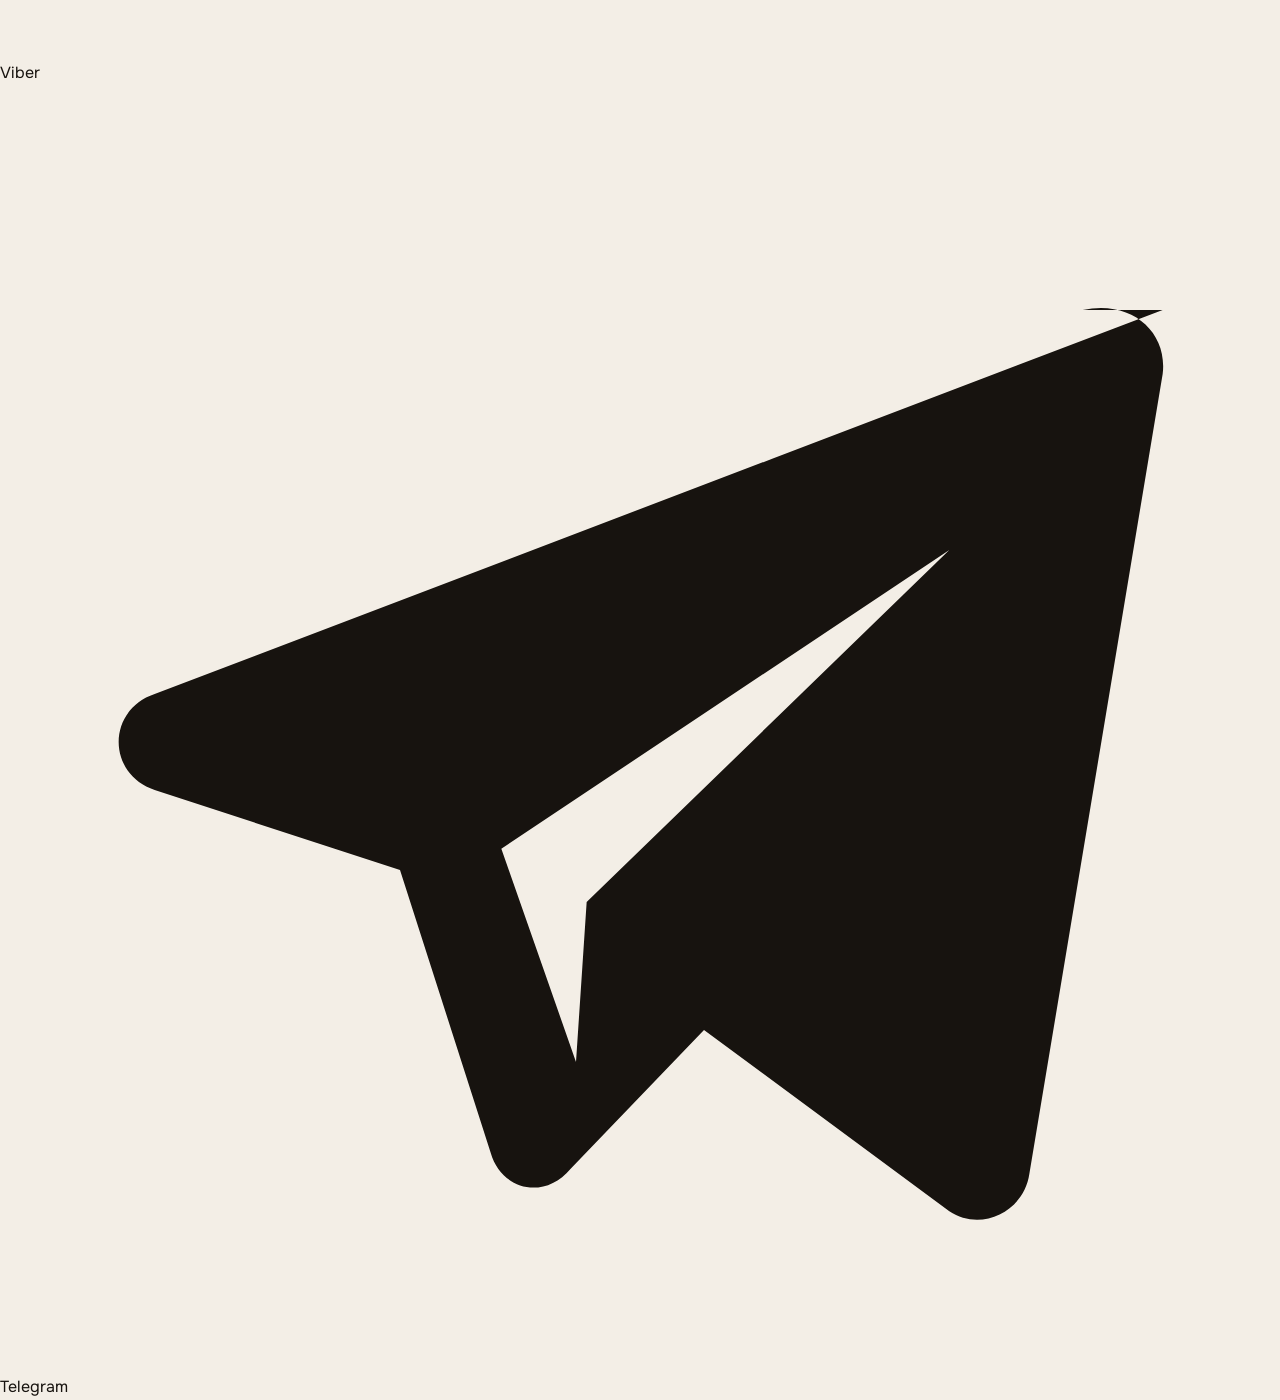
<file: mebel.html>
<!DOCTYPE html>
<html lang="ru">
<head>
<meta charset="utf-8">
<meta name="viewport" content="width=device-width, initial-scale=1">
<title>ТВ-зоны, рейки-перегородки, офисная мебель | ТиК-мебель</title>
<meta name="description" content="Тумбы под ТВ, подвесные консоли, рейки-перегородки, прихожие, зеркала с подсветкой, стеллажи и офисная мебель на заказ.">
<meta property="og:title" content="ТВ-зоны, рейки-перегородки, офисная мебель | ТиК-мебель">
<meta property="og:description" content="Тумбы под ТВ, подвесные консоли, рейки-перегородки, прихожие, зеркала с подсветкой, стеллажи и офисная мебель на заказ.">
<meta property="og:type" content="website">
<meta name="theme-color" content="#F3EEE6">
<style>
:root{--paper:#F3EEE6;--paper2:#EAE2D6;--ink:#17130F;--ink2:#2B241D;--wood:#A26A3C;--wood2:#C08F58;
--muted:#7A6E62;--line:rgba(23,19,15,.14);--night:#1D1916;--pad:22px;--max:1300px;
--display:'Bricolage Grotesque',system-ui,sans-serif;--body:'Onest',system-ui,sans-serif;--mono:'Martian Mono',ui-monospace,monospace}
*{box-sizing:border-box}html{-webkit-text-size-adjust:100%}body{margin:0;background:var(--paper);color:var(--ink);font:16px/1.62 var(--body);-webkit-font-smoothing:antialiased}
img{max-width:100%;display:block}h1,h2,h3{margin:0;font-family:var(--display);font-weight:600;line-height:.97;letter-spacing:-.02em}
a{color:inherit;text-decoration:none}[hidden]{display:none!important}
.wrap{width:100%;max-width:var(--max);margin:0 auto;padding:0 var(--pad)}
.header{position:sticky;top:0;z-index:40;background:rgba(243,238,230,.94);border-bottom:1px solid var(--line);backdrop-filter:blur(8px)}
.header__in{display:flex;align-items:center;gap:16px;padding:11px 0}
.logo{display:flex;align-items:center;gap:9px}
.logo__mark{width:38px;height:38px;border:1.5px solid var(--ink);display:grid;place-items:center;font:500 13px/1 var(--display);letter-spacing:-.03em;background:var(--wood2);color:#20180F}
.logo__txt{display:flex;flex-direction:column;line-height:1.14}
.logo__txt b{font:600 15px/1 var(--display)}
.logo__txt i{font:400 7.5px/1.4 var(--mono);letter-spacing:.1em;text-transform:uppercase;color:var(--muted);font-style:normal}
.nav{display:flex;gap:14px;margin-left:auto;font-size:12.5px}
.nav a{padding:6px 0;border-bottom:1px solid transparent}
.nav a:hover,.nav a.is-on{border-color:var(--ink)}
.header__tel{font:500 13px/1 var(--body);white-space:nowrap}
.btn{display:inline-flex;align-items:center;justify-content:center;gap:8px;padding:13px 20px;font:600 11.5px/1 var(--body);letter-spacing:.09em;text-transform:uppercase;border:1px solid var(--ink);background:var(--ink);color:var(--paper);cursor:pointer;transition:.18s}
.btn:hover{background:#000;border-color:#000}
.btn--ghost{background:transparent;color:var(--ink)}
.btn--ghost:hover{background:var(--ink);color:var(--paper)}
.btn--wood{background:var(--wood);border-color:var(--wood);color:#fff}
.btn--wood:hover{background:#8C5730;border-color:#8C5730}
.burger{display:none;width:42px;height:36px;border:1px solid var(--ink);background:transparent;align-items:center;justify-content:center;flex-direction:column;gap:4px;cursor:pointer}
.burger i{display:block;width:16px;height:1px;background:var(--ink)}
.burger.is-close i:first-child{transform:rotate(45deg) translateY(3px)}
.burger.is-close i:last-child{transform:rotate(-45deg) translateY(-3px)}
.drawer{position:fixed;inset:0;z-index:90;background:rgba(20,16,12,.72);display:none}
.drawer[data-open]{display:block}
.drawer__in{position:absolute;inset:0 0 0 auto;width:min(400px,92vw);background:var(--paper);padding:18px;overflow-y:auto}
.drawer__top{display:flex;justify-content:space-between;align-items:center;margin-bottom:16px}
.drawer__nav{display:grid;font:600 21px/1 var(--display);letter-spacing:-.01em}
.drawer__nav a{padding:13px 0;border-bottom:1px solid var(--line)}
.drawer__cta{width:100%;margin-top:16px}
.drawer__note{font-size:12px;color:var(--muted);margin-top:10px}
body.is-locked{overflow:hidden}
.hero{position:relative;min-height:min(92svh,800px);display:flex;align-items:flex-end;overflow:hidden;background:#0F0C0A}
.hero__img{position:absolute;inset:0;width:100%;height:100%;object-fit:cover}
.hero::after{content:'';position:absolute;inset:0;background:linear-gradient(180deg,rgba(15,12,10,.5),rgba(15,12,10,.1) 38%,rgba(15,12,10,.72) 74%,#0F0C0A 100%)}
.hero__in{position:relative;z-index:2;width:100%;padding:clamp(28px,4.6vw,58px) 0 clamp(14px,2vw,22px);color:#F6F1E8}
.hero h1{font-size:clamp(2.1rem,5.8vw,4.7rem);letter-spacing:-.03em;color:#FFFDF8}
.hero h1 em{font-style:normal;color:var(--wood2)}
.hero__lede{max-width:46ch;margin:14px 0 18px;color:rgba(255,253,248,.86)}
.hero__acts{display:flex;flex-wrap:wrap;gap:9px;margin-bottom:clamp(14px,2.2vw,26px)}
.hero__acts .btn--ghost{color:#FFFDF8;border-color:rgba(255,253,248,.55)}
.hero__acts .btn--ghost:hover{background:#FFFDF8;color:var(--ink)}
.hero__facts{display:grid;grid-template-columns:repeat(4,minmax(0,1fr));border-top:1px solid rgba(255,253,248,.26);gap:0 12px}
.hero__facts div{padding:11px 0 0}
.hero__facts b{display:block;font:600 clamp(.92rem,1.4vw,1.1rem)/1.2 var(--display)}
.hero__facts span{font:400 8px/1.5 var(--mono);letter-spacing:.1em;text-transform:uppercase;color:var(--wood2)}
@media (max-width:1024px){.nav{display:none}.burger{display:flex}.header__tel{display:none}.hero__facts{grid-template-columns:1fr 1fr}}
@media (max-width:380px){.header .btn--wood{display:none}}
</style>
<link rel="preconnect" href="https://fonts.googleapis.com">
<link rel="preconnect" href="https://fonts.gstatic.com" crossorigin>
<link href="https://fonts.googleapis.com/css2?family=Bricolage+Grotesque:opsz,wght@12..96,400;12..96,600;12..96,700&family=Onest:wght@400;500;600&family=Martian+Mono:wght@400;500&display=swap" rel="stylesheet">
<link rel="stylesheet" href="assets/css/style.v1.css">
<link rel="icon" href="assets/img/favicon.svg" type="image/svg+xml">
</head>
<body>
<header class="header"><div class="header__in wrap">
<a class="logo" href="index.html"><span class="logo__mark">ТиК</span><span class="logo__txt"><b>ТиК-мебель</b><i>мебель на заказ · Минск</i></span></a>
<nav class="nav" aria-label="Основное меню"><a href="index.html">Главная</a><a href="shkafy.html">Шкафы</a><a href="kuhni.html">Кухни</a><a href="mebel.html" class="is-on">Мебель</a><a href="kak-rabotaem.html">Порядок</a><a href="raboty.html">Работы</a><a href="o-kompanii.html">О компании</a><a href="kontakty.html">Контакты</a></nav>
<a class="header__tel" href="tel:+375296822216">+375 (29) 682-22-16</a>
<a class="btn btn--wood" href="#zayavka">Замер и расчёт</a>
<button class="burger" type="button" aria-label="Меню" aria-expanded="false" aria-controls="drawer"><i></i><i></i><i></i></button>
</div></header>
<div class="drawer" id="drawer" role="dialog" aria-modal="true" aria-label="Меню" hidden>
<div class="drawer__in">
<div class="drawer__top">
<a class="logo" href="index.html"><span class="logo__mark">ТиК</span><span class="logo__txt"><b>ТиК-мебель</b><i>Минск</i></span></a>
<button class="burger is-close" type="button" data-close aria-label="Закрыть меню"><i></i><i></i></button>
</div>
<nav class="drawer__nav"><a href="index.html">Главная</a><a href="shkafy.html">Шкафы</a><a href="kuhni.html">Кухни</a><a href="mebel.html">Мебель</a><a href="kak-rabotaem.html">Порядок</a><a href="raboty.html">Работы</a><a href="o-kompanii.html">О компании</a><a href="kontakty.html">Контакты</a></nav>
<a class="btn btn--wood drawer__cta" href="tel:+375296822216">Позвонить +375 (29) 682-22-16</a>
<p class="drawer__note">Минск, Московский район. Шкафы-купе, кухни, мебель в ванную, прихожие, ТВ-зоны, офисная мебель. Замер и расчёт по вашему размеру.</p>
</div></div>
<main>
<section class="phero"><img src="assets/img/tv.jpg" alt="ТВ-зона с рейками" width="1024" height="1024">
<div class="phero__in"><div class="wrap"><div class="crumbs"><a href="index.html">Главная</a> / Мебель</div>
<h1>ТВ-зоны, рейки,<br><em>офис и мелочи</em></h1><p>Всё, что не шкаф и не кухня: тумбы, консоли, перегородки, стеллажи, зеркала с подсветкой.</p></div></div></section>
<div class="decobar" aria-hidden="true"><i style="background:#C08F58"></i><i style="background:#6C452B"></i><i style="background:#F1EEE8"></i><i style="background:#31302D"></i><i style="background:#B4AFA6"></i><i style="background:#7C8A72"></i></div>
<section class="section"><div class="wrap"><div class="prod">
<article class="pcard"><span class="pcard__n">01 / изделие</span><h3>ТВ-зона</h3><p>Тумба под ТВ, подвесная консоль, рейки на стену, закрытые секции под провода и приставки. Скрываем кабели, а не оставляем их за тумбой.</p><div class="pcard__foot"><span class="price">по проекту</span><a class="pcard__go" href="#zayavka">Считать</a></div></article>
<article class="pcard"><span class="pcard__n">02 / изделие</span><h3>Рейки-перегородка</h3><p>Зонируют комнату без глухой стены: свет проходит, а зона читается. Ставим на пол или подвешиваем к потолку.</p><div class="pcard__foot"><span class="price">по проекту</span><a class="pcard__go" href="#zayavka">Считать</a></div></article>
<article class="pcard"><span class="pcard__n">03 / изделие</span><h3>Прихожая и консоль</h3><p>Узкие консоли, тумбы подвесные, открытые вешалки. Под проход и входную дверь.</p><div class="pcard__foot"><span class="price">по проекту</span><a class="pcard__go" href="#zayavka">Считать</a></div></article>
<article class="pcard"><span class="pcard__n">04 / изделие</span><h3>Зеркало с подсветкой</h3><p>Любых конфигураций: в ванную, прихожую, гримёрную зону. Подсветка с подогревом или без.</p><div class="pcard__foot"><span class="price">по проекту</span><a class="pcard__go" href="#zayavka">Считать</a></div></article>
<article class="pcard"><span class="pcard__n">05 / изделие</span><h3>Шкафы в санузел</h3><p>Шкаф над инсталляцией, зашивка, ниши и пеналы. От 800 р. за типовое изделие.</p><div class="pcard__foot"><span class="price"><small>от</small>800 р.</span><a class="pcard__go" href="shkafy.html#bath">Смотреть</a></div></article>
<article class="pcard"><span class="pcard__n">06 / изделие</span><h3>Натяжные потолки</h3><p>Как дополнение к заказу мебели: ровная плоскость под встроенную подсветку и шкафы до потолка.</p><div class="pcard__foot"><span class="price">по проекту</span><a class="pcard__go" href="#zayavka">Считать</a></div></article>
</div></div></section>
<section class="section section--night anchor" id="office"><div class="wrap"><div class="two">
<div class="prose" style="color:#EFE8DC">
<p class="eyebrow">офис</p><h2 class="h2" style="font-size:clamp(1.5rem,3.4vw,2.4rem);margin-bottom:12px">Офисная мебель<br><em>под помещение</em></h2>
<p style="color:rgba(242,236,226,.78)">Стеллажи для документов, тумбы, стойки ресепшн, шкафы в кабинет и переговорную. Часто задача не «сделайте красиво», а «уместить архив на 4 метра стены и оставить проход». Считаем по папкам и коробкам, а не на глаз.</p>
<ul style="color:rgba(242,236,226,.78)">
<li>Стеллажи с усиленными полками под вес бумаги</li>
<li>Закрытые шкафы с замками</li>
<li>Ресепшн с рабочей зоной и закрытой частью</li>
<li>Перегородки между рабочими местами</li>
<li>Тумбы под принтер и технику</li>
</ul>
<p style="color:rgba(242,236,226,.78)">Работаем с организациями: счёт, договор и закрывающие документы.</p>
<a class="btn btn--wood" href="kontakty.html">Обсудить заказ</a>
</div>
<div class="gal" style="grid-template-columns:1fr"><figure><img src="assets/img/tv.jpg" alt="ТВ-зона" width="1024" height="1024" loading="lazy"><figcaption>ТВ-зона · рейки и тумба</figcaption></figure></div>
</div></div></section>
<section class="section" id="zayavka"><div class="wrap"><div class="two">
<div><p class="eyebrow">заявка</p><h2 class="h2" style="margin-bottom:12px">Считать<br><em>изделие</em></h2>
<p style="color:#40382F;max-width:44ch">Опишите, что нужно: тумба, перегородка, стеллаж. Приложите фото стены и размеры. Скажем вилку по цене и что уточнить на замере.</p></div>
<div class="card"><form class="form" id="lead">
<label>Как вас зовут<input type="text" id="lName" placeholder="Имя" required></label>
<label>Телефон<input type="tel" id="lTel" placeholder="+375" required></label>
<div class="row2"><label>Что нужно<input type="text" id="lWhat" placeholder="Шкаф-купе, кухня, прихожая"></label><label>Помещение<input type="text" id="lRoom" placeholder="Спальня, прихожая, ванная"></label></div>
<label>Размеры или пожелания<textarea id="lTask" placeholder="Ширина 2,4 м, высота 2,7, нужны штанга и полки. Фото пришлю в чат."></textarea></label>
<button class="btn btn--wood" type="submit">Отправить в WhatsApp</button>
<p class="hint">Заявка откроется в WhatsApp: прикрепите фото помещения и примерные размеры, чтобы расчёт был точнее.</p>
</form></div>
</div></div></section>
</main>
<footer class="footer"><div class="wrap">
<div class="footer__top">
<div class="footer__about"><a class="logo logo--f" href="index.html"><span class="logo__mark">ТиК</span><span class="logo__txt"><b>ТиК-мебель</b><i>мебель на заказ</i></span></a>
<p>ООО «ТиК-мебель». Изготовление мебели на заказ: шкафы-купе, кухни, мебель в ванную и прихожую, ТВ-зоны, офисная мебель. Минск, Московский район.</p>
<a class="footer__tel" href="tel:+375296822216">+375 (29) 682-22-16</a>
</div>
<div><h4>Разделы</h4><ul><li><a href="index.html">Главная</a></li><li><a href="shkafy.html">Шкафы</a></li><li><a href="kuhni.html">Кухни</a></li><li><a href="mebel.html">Мебель</a></li><li><a href="kak-rabotaem.html">Порядок</a></li><li><a href="raboty.html">Работы</a></li><li><a href="o-kompanii.html">О компании</a></li><li><a href="kontakty.html">Контакты</a></li></ul></div>
<div><h4>Изделия</h4><ul><li><a href="shkafy.html">Шкафы-купе</a></li><li><a href="shkafy.html#bath">Шкафы в ванную</a></li><li><a href="shkafy.html#hall">Прихожие</a></li><li><a href="kuhni.html">Кухни</a></li><li><a href="mebel.html">ТВ-зоны и рейки</a></li><li><a href="mebel.html#office">Офисная мебель</a></li></ul></div>
<div><h4>Связь</h4><ul><li><a href="tel:+375296822216">+375 (29) 682-22-16</a></li><li><a href="https://wa.me/375296822216" target="_blank" rel="noopener">WhatsApp</a></li><li><a href="https://t.me/+375296822216" target="_blank" rel="noopener">Telegram</a></li><li><a href="https://yandex.by/maps/?text=%D0%A2%D0%B8%D0%9A-%D0%BC%D0%B5%D0%B1%D0%B5%D0%BB%D1%8C%20%D0%9C%D0%B8%D0%BD%D1%81%D0%BA%20%D0%9C%D0%BE%D1%81%D0%BA%D0%BE%D0%B2%D1%81%D0%BA%D0%B8%D0%B9%20%D1%80%D0%B0%D0%B9%D0%BE%D0%BD%20%D0%BC%D0%B5%D0%B1%D0%B5%D0%BB%D1%8C%20%D0%BD%D0%B0%20%D0%B7%D0%B0%D0%BA%D0%B0%D0%B7" target="_blank" rel="noopener">Минск, Московский район</a></li></ul></div>
</div>
<div class="footer__bottom"><span>© <span id="yr">2026</span> ООО «ТиК-мебель»</span>
<span><a href="politika.html">Политика обработки персональных данных</a></span></div>
</div></footer>
<div class="mbar" role="navigation" aria-label="Быстрая связь">
<a href="tel:+375296822216"><svg viewBox="0 0 24 24" fill="currentColor" aria-hidden="true"><path d="M6.6 10.8a15.5 15.5 0 0 0 6.6 6.6l2.2-2.2a1 1 0 0 1 1-.24c1.1.36 2.3.56 3.5.56a1 1 0 0 1 1 1V20a1 1 0 0 1-1 1A17 17 0 0 1 3 4a1 1 0 0 1 1-1h3.5a1 1 0 0 1 1 1c0 1.2.2 2.4.56 3.5a1 1 0 0 1-.25 1z"/></svg>Позвонить</a>
<a href="https://wa.me/375296822216" target="_blank" rel="noopener"><svg viewBox="0 0 24 24" fill="currentColor" aria-hidden="true"><path d="M12 2a10 10 0 0 0-8.6 15L2 22l5.2-1.4A10 10 0 1 0 12 2m5.3 14.1c-.2.6-1.2 1.2-1.9 1.2-.5 0-1.1 0-2-.4a11 11 0 0 1-4.4-3.9c-.5-.8-.9-1.7-.9-2.5 0-.7.4-1.4.9-1.8.2-.2.4-.3.6-.3h.5c.2 0 .4 0 .5.4l.7 1.6c0 .2 0 .3-.1.5l-.4.5c-.1.2-.2.3 0 .5a8 8 0 0 0 3.4 2.9c.2.1.4.1.5-.1l.6-.7c.1-.2.3-.2.5-.1l1.6.8c.2.1.3.2.3.4s0 .5-.1.9"/></svg>WhatsApp</a>
<a href="viber://chat?number=%2B375296822216"><svg viewBox="0 0 24 24" fill="currentColor" aria-hidden="true"><path d="M12 2C7 2 3 5.6 3 10c0 2.5 1.3 4.7 3.4 6.1L6 21l4-1.6c.6.1 1.3.2 2 .2 5 0 9-3.6 9-8s-4-8-9-8m3.6 11.3c-.4.9-1.9 1.6-2.7 1.5-2.4-.3-4.6-2.1-5.4-4.4-.3-.8.2-2 1-2.4.3-.2.7 0 .9.3l.7 1.2c.1.3 0 .5-.2.7-.3.2-.2.5.1.9.6.8 1.2 1.2 1.9 1.5.4.2.6 0 .8-.2s.4-.3.7-.2l1.3.6c.3.2.3.6.2.9"/></svg>Viber</a>
<a href="https://t.me/+375296822216" target="_blank" rel="noopener"><svg viewBox="0 0 24 24" fill="currentColor" aria-hidden="true"><path d="M21.8 4.2 2.9 11.4c-.9.3-.9 1.5 0 1.8l4.6 1.5 1.7 5.3c.2.7 1 .9 1.5.3l2.5-2.6 4.6 3.4c.6.4 1.4 0 1.5-.7l2.5-15c.1-.8-.6-1.4-1.5-1.2M9.4 14.3l8.4-5.6-6.8 6.6-.2 3z"/></svg>Telegram</a>
</div>
<script src="assets/js/main.v1.js"></script>
</body>
</html>
</file>
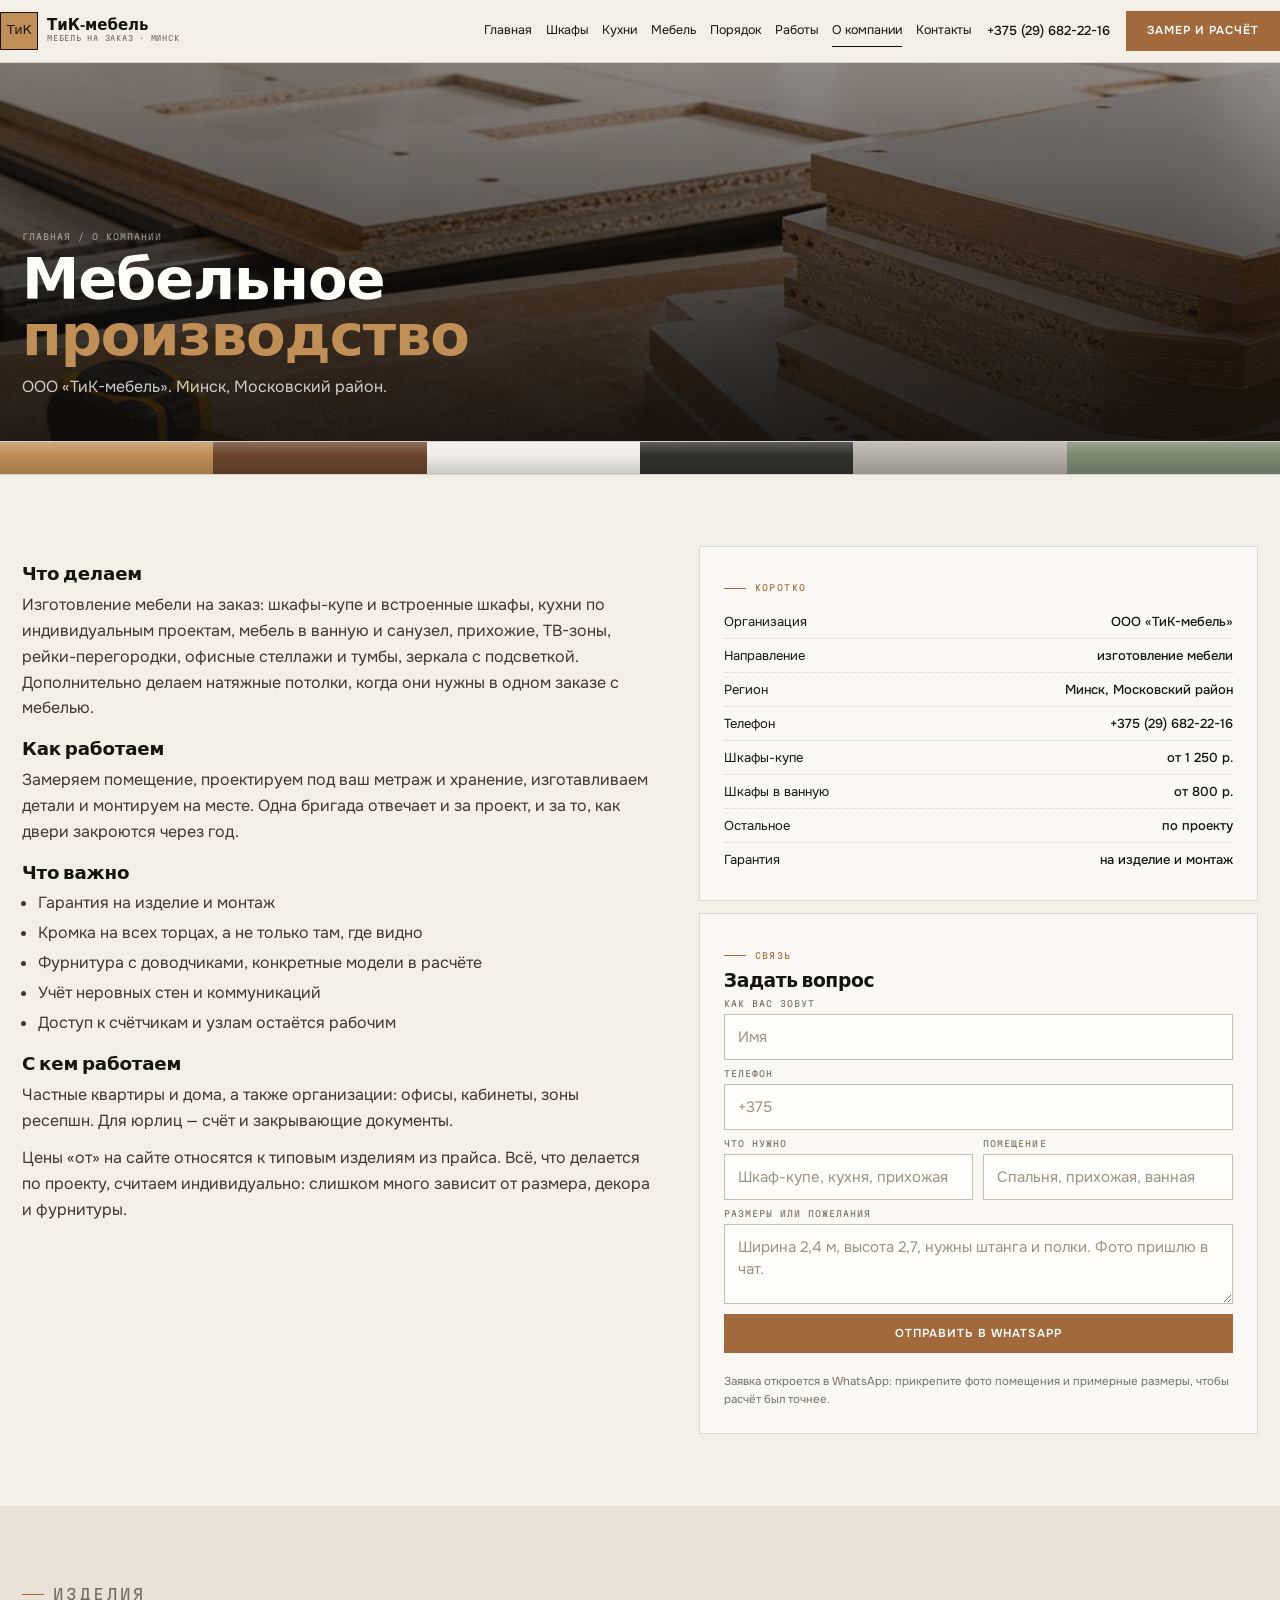
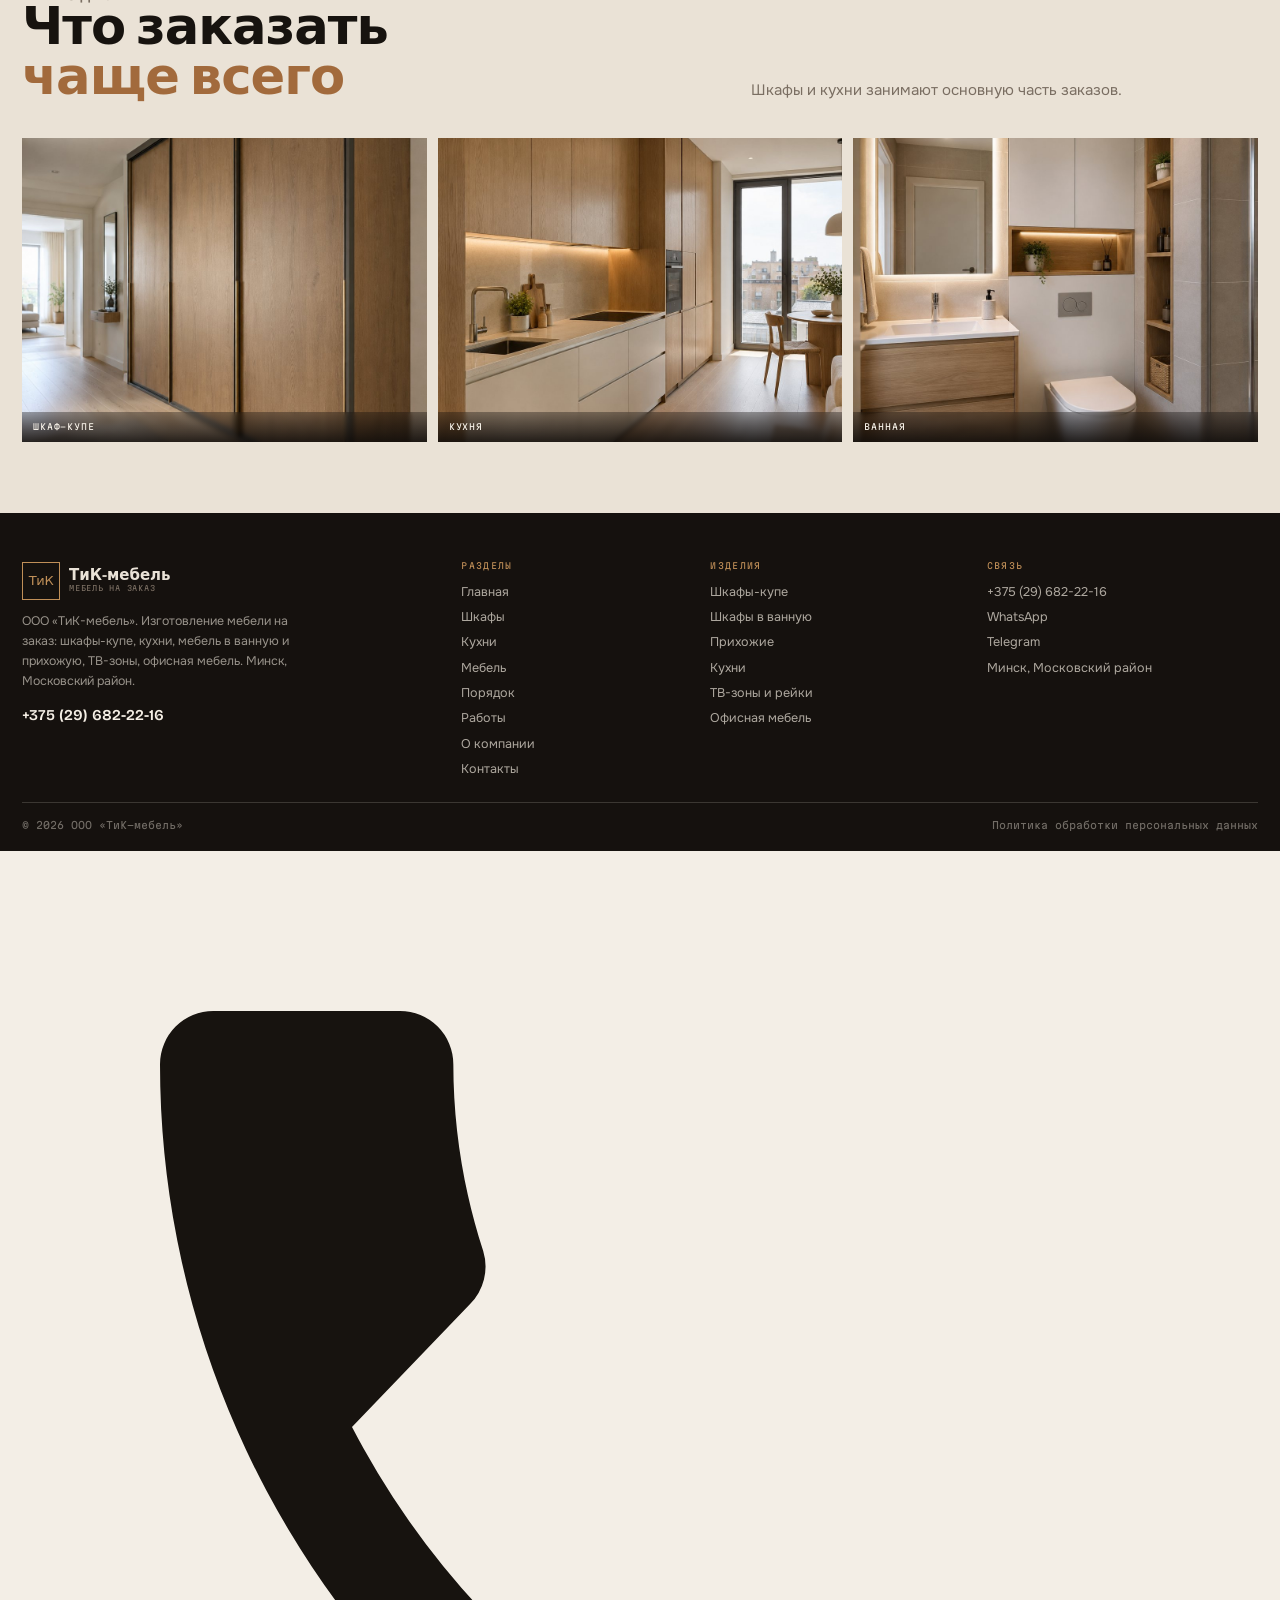
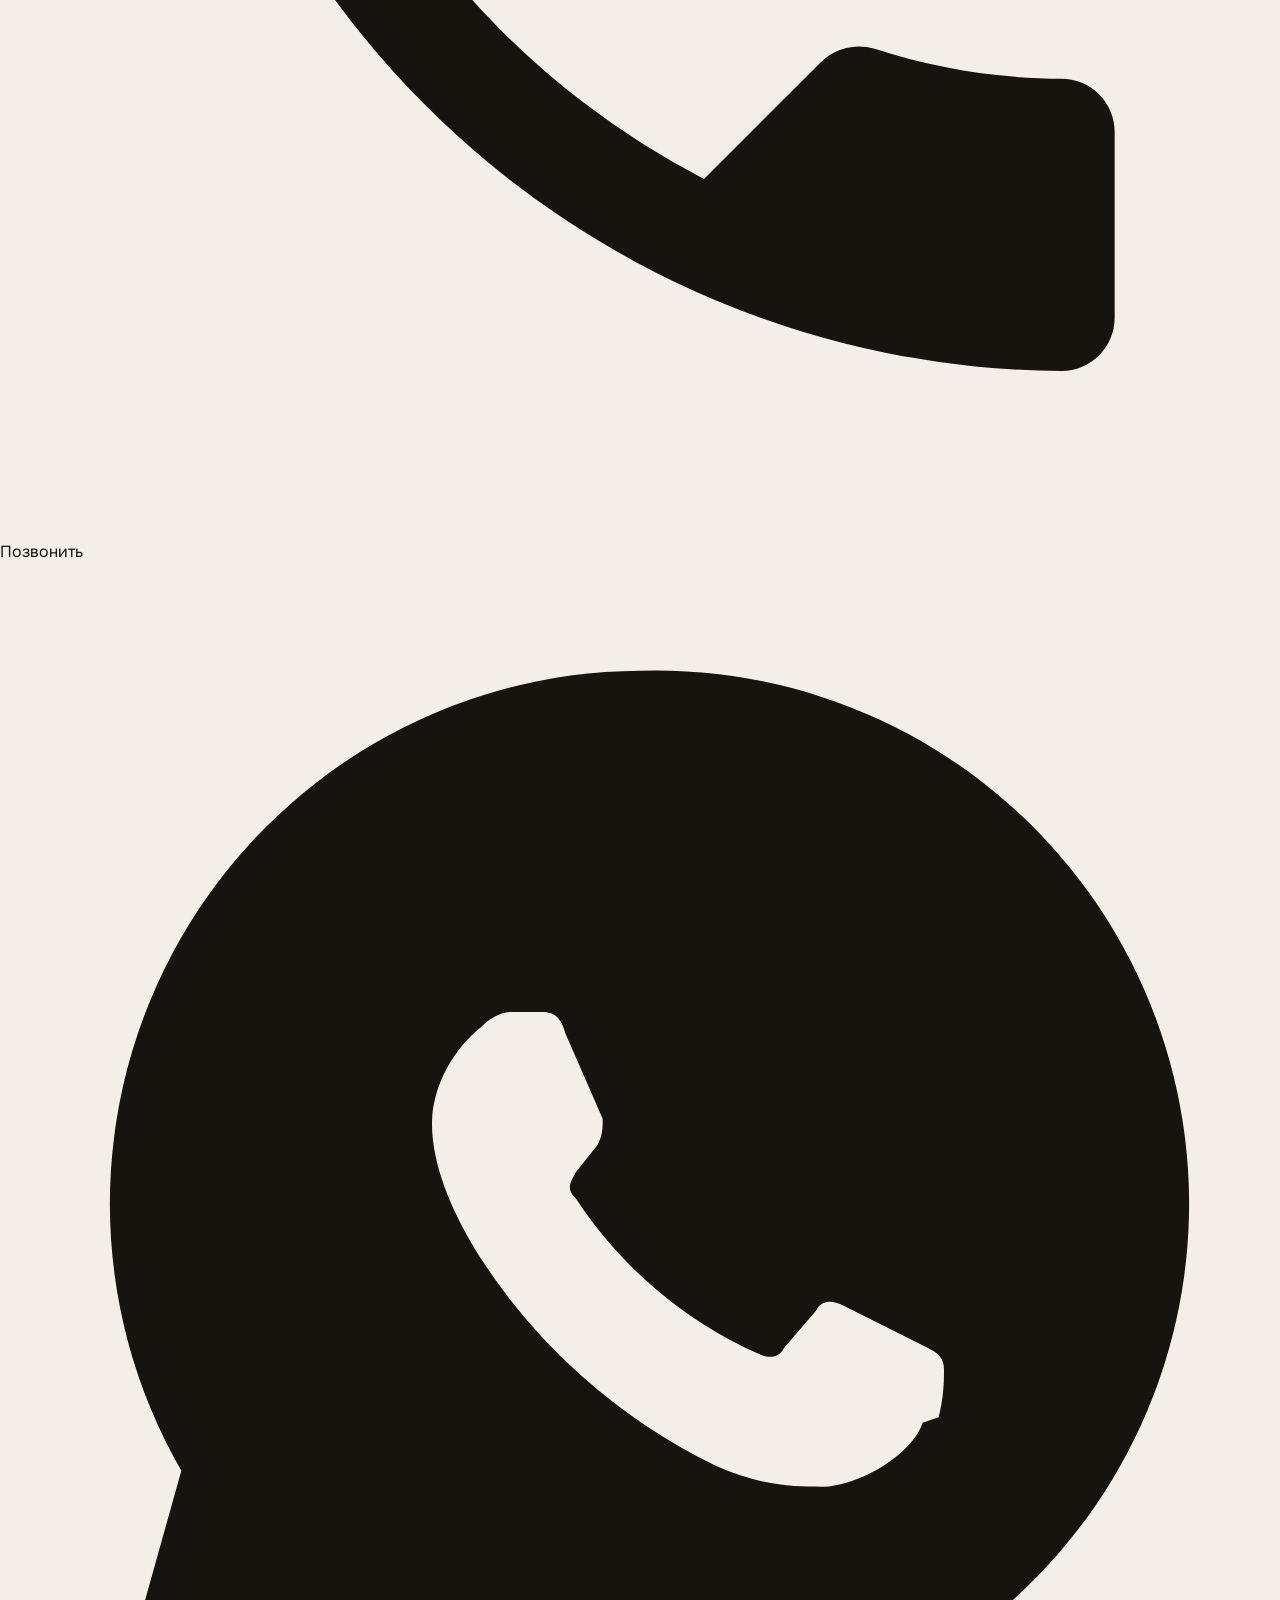
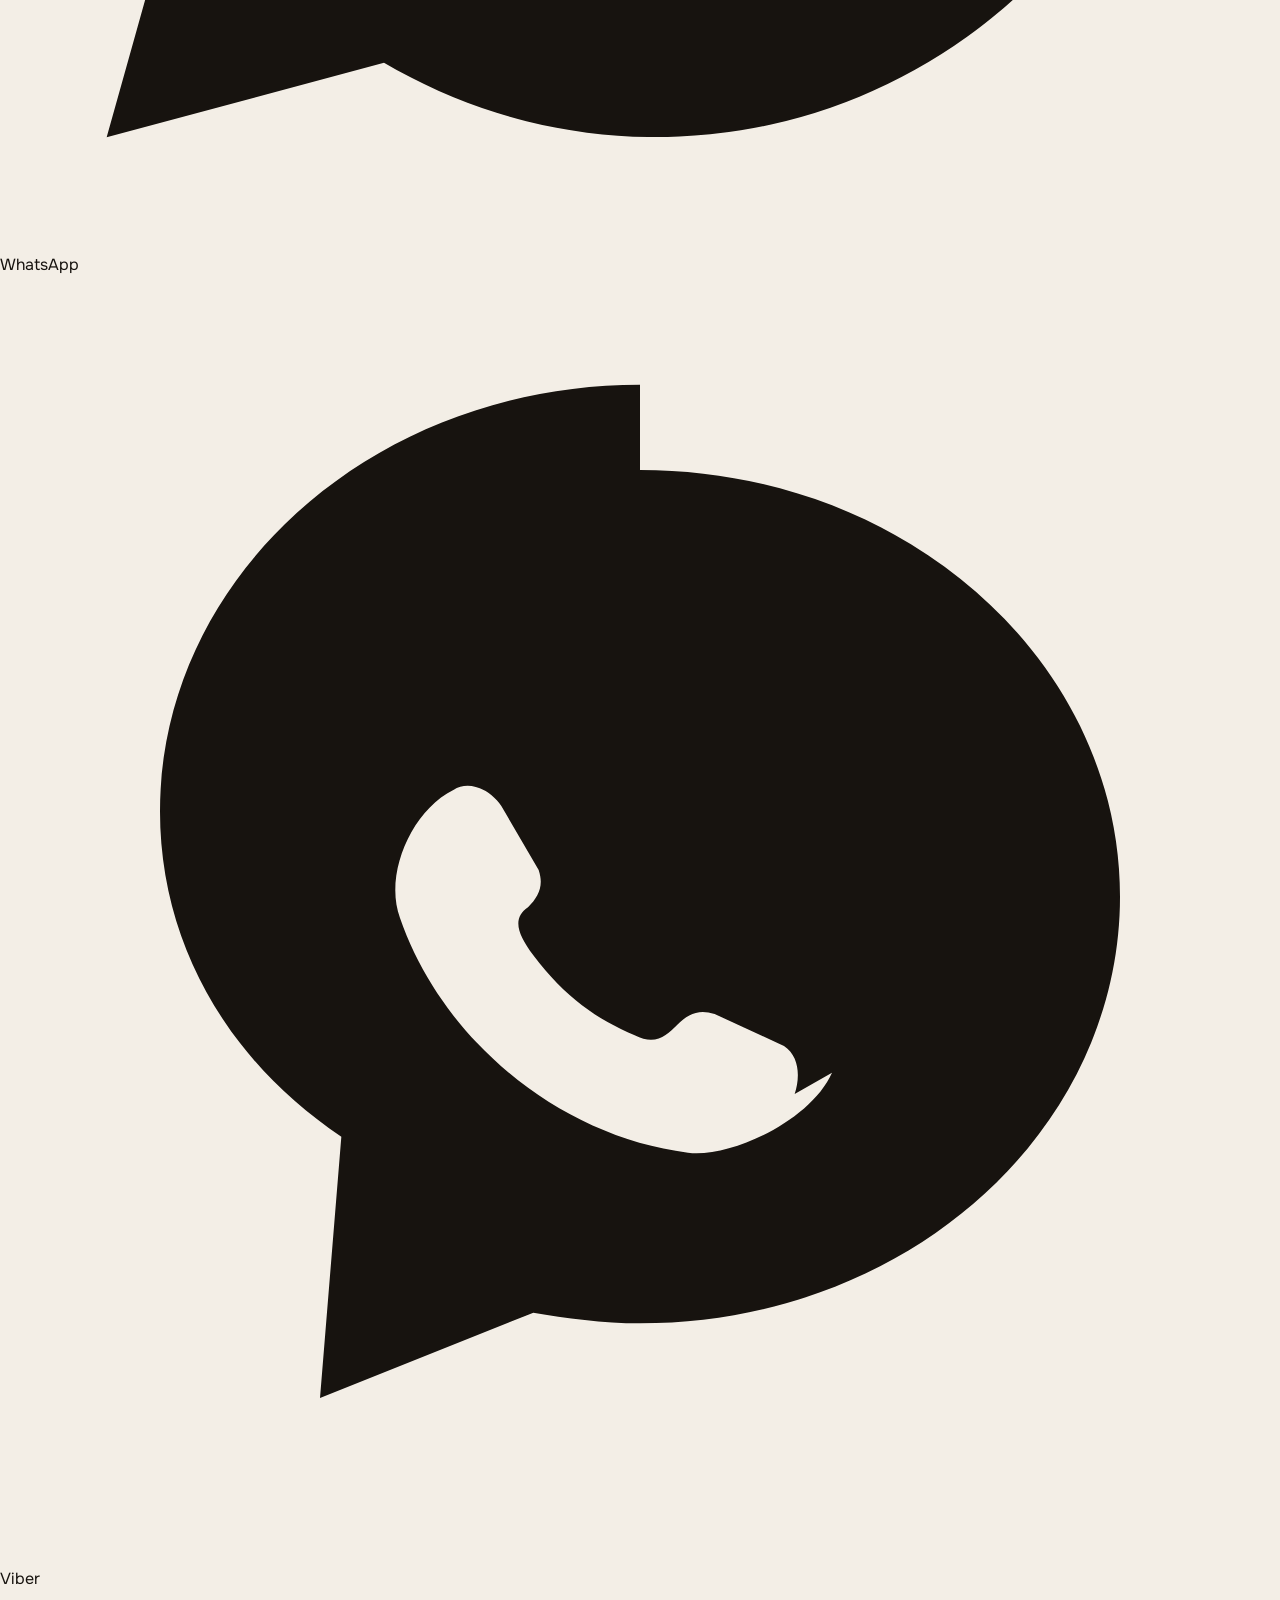
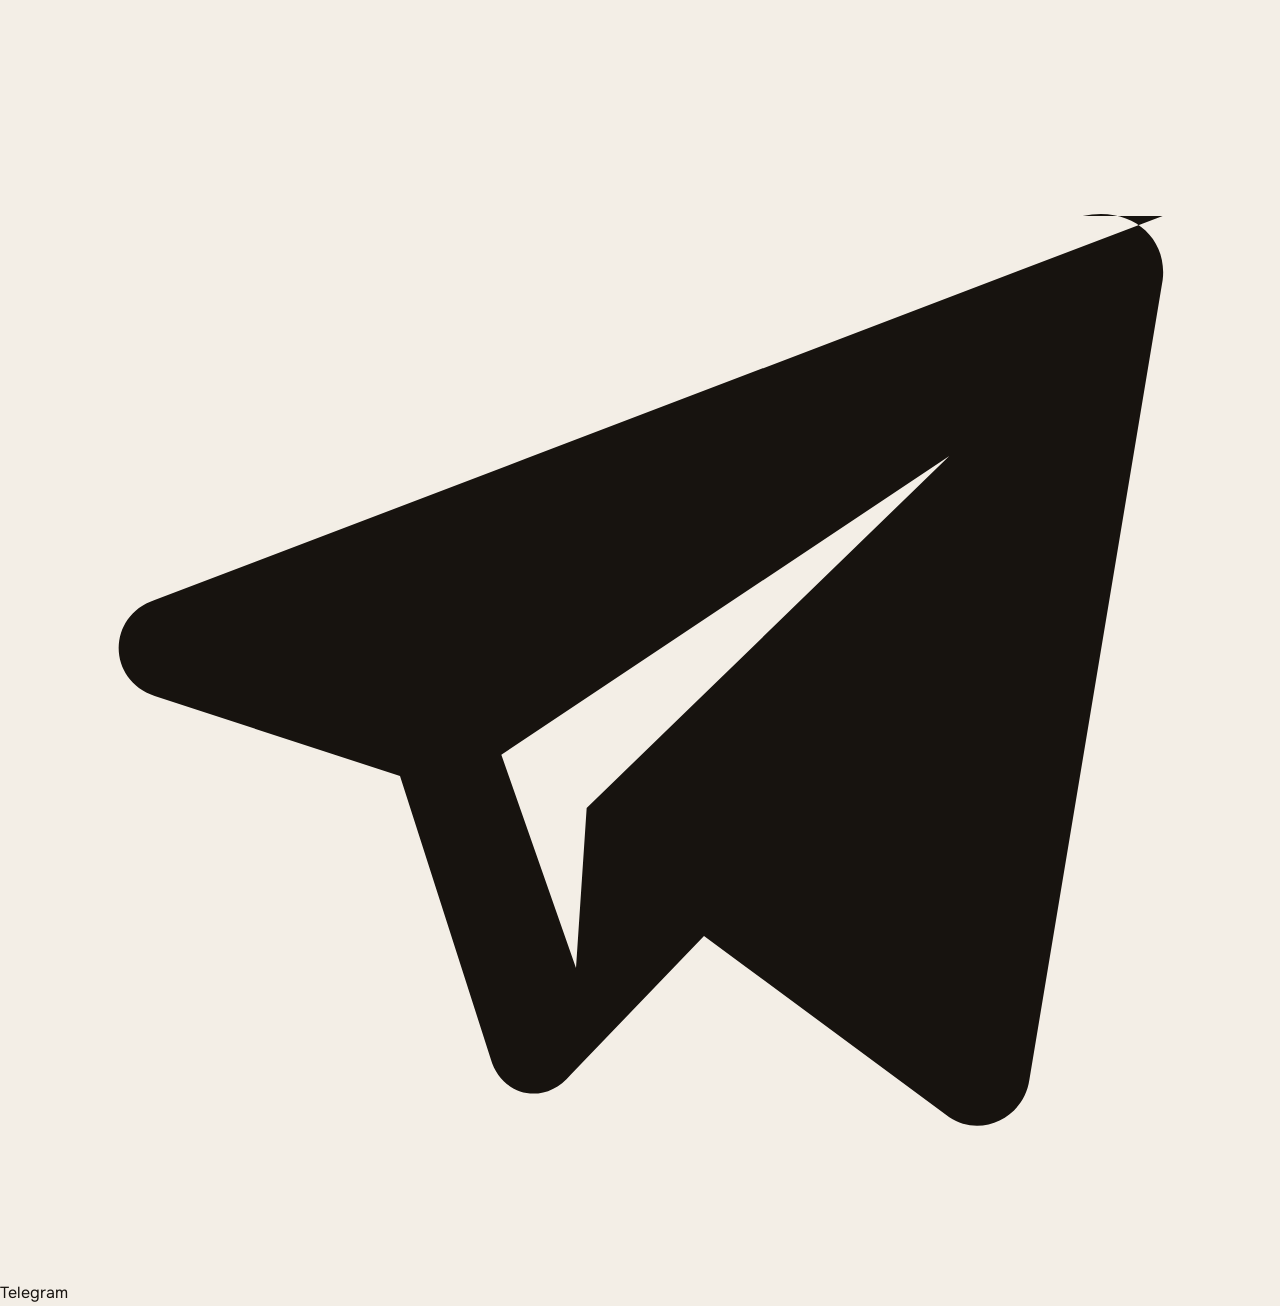
<file: o-kompanii.html>
<!DOCTYPE html>
<html lang="ru">
<head>
<meta charset="utf-8">
<meta name="viewport" content="width=device-width, initial-scale=1">
<title>О компании ООО «ТиК-мебель», Минск</title>
<meta name="description" content="ООО «ТиК-мебель»: изготовление мебели на заказ в Минске, Московский район. Шкафы, кухни, ванная, офис. Гарантия на изделие и монтаж.">
<meta property="og:title" content="О компании ООО «ТиК-мебель», Минск">
<meta property="og:description" content="ООО «ТиК-мебель»: изготовление мебели на заказ в Минске, Московский район. Шкафы, кухни, ванная, офис. Гарантия на изделие и монтаж.">
<meta property="og:type" content="website">
<meta name="theme-color" content="#F3EEE6">
<style>
:root{--paper:#F3EEE6;--paper2:#EAE2D6;--ink:#17130F;--ink2:#2B241D;--wood:#A26A3C;--wood2:#C08F58;
--muted:#7A6E62;--line:rgba(23,19,15,.14);--night:#1D1916;--pad:22px;--max:1300px;
--display:'Bricolage Grotesque',system-ui,sans-serif;--body:'Onest',system-ui,sans-serif;--mono:'Martian Mono',ui-monospace,monospace}
*{box-sizing:border-box}html{-webkit-text-size-adjust:100%}body{margin:0;background:var(--paper);color:var(--ink);font:16px/1.62 var(--body);-webkit-font-smoothing:antialiased}
img{max-width:100%;display:block}h1,h2,h3{margin:0;font-family:var(--display);font-weight:600;line-height:.97;letter-spacing:-.02em}
a{color:inherit;text-decoration:none}[hidden]{display:none!important}
.wrap{width:100%;max-width:var(--max);margin:0 auto;padding:0 var(--pad)}
.header{position:sticky;top:0;z-index:40;background:rgba(243,238,230,.94);border-bottom:1px solid var(--line);backdrop-filter:blur(8px)}
.header__in{display:flex;align-items:center;gap:16px;padding:11px 0}
.logo{display:flex;align-items:center;gap:9px}
.logo__mark{width:38px;height:38px;border:1.5px solid var(--ink);display:grid;place-items:center;font:500 13px/1 var(--display);letter-spacing:-.03em;background:var(--wood2);color:#20180F}
.logo__txt{display:flex;flex-direction:column;line-height:1.14}
.logo__txt b{font:600 15px/1 var(--display)}
.logo__txt i{font:400 7.5px/1.4 var(--mono);letter-spacing:.1em;text-transform:uppercase;color:var(--muted);font-style:normal}
.nav{display:flex;gap:14px;margin-left:auto;font-size:12.5px}
.nav a{padding:6px 0;border-bottom:1px solid transparent}
.nav a:hover,.nav a.is-on{border-color:var(--ink)}
.header__tel{font:500 13px/1 var(--body);white-space:nowrap}
.btn{display:inline-flex;align-items:center;justify-content:center;gap:8px;padding:13px 20px;font:600 11.5px/1 var(--body);letter-spacing:.09em;text-transform:uppercase;border:1px solid var(--ink);background:var(--ink);color:var(--paper);cursor:pointer;transition:.18s}
.btn:hover{background:#000;border-color:#000}
.btn--ghost{background:transparent;color:var(--ink)}
.btn--ghost:hover{background:var(--ink);color:var(--paper)}
.btn--wood{background:var(--wood);border-color:var(--wood);color:#fff}
.btn--wood:hover{background:#8C5730;border-color:#8C5730}
.burger{display:none;width:42px;height:36px;border:1px solid var(--ink);background:transparent;align-items:center;justify-content:center;flex-direction:column;gap:4px;cursor:pointer}
.burger i{display:block;width:16px;height:1px;background:var(--ink)}
.burger.is-close i:first-child{transform:rotate(45deg) translateY(3px)}
.burger.is-close i:last-child{transform:rotate(-45deg) translateY(-3px)}
.drawer{position:fixed;inset:0;z-index:90;background:rgba(20,16,12,.72);display:none}
.drawer[data-open]{display:block}
.drawer__in{position:absolute;inset:0 0 0 auto;width:min(400px,92vw);background:var(--paper);padding:18px;overflow-y:auto}
.drawer__top{display:flex;justify-content:space-between;align-items:center;margin-bottom:16px}
.drawer__nav{display:grid;font:600 21px/1 var(--display);letter-spacing:-.01em}
.drawer__nav a{padding:13px 0;border-bottom:1px solid var(--line)}
.drawer__cta{width:100%;margin-top:16px}
.drawer__note{font-size:12px;color:var(--muted);margin-top:10px}
body.is-locked{overflow:hidden}
.hero{position:relative;min-height:min(92svh,800px);display:flex;align-items:flex-end;overflow:hidden;background:#0F0C0A}
.hero__img{position:absolute;inset:0;width:100%;height:100%;object-fit:cover}
.hero::after{content:'';position:absolute;inset:0;background:linear-gradient(180deg,rgba(15,12,10,.5),rgba(15,12,10,.1) 38%,rgba(15,12,10,.72) 74%,#0F0C0A 100%)}
.hero__in{position:relative;z-index:2;width:100%;padding:clamp(28px,4.6vw,58px) 0 clamp(14px,2vw,22px);color:#F6F1E8}
.hero h1{font-size:clamp(2.1rem,5.8vw,4.7rem);letter-spacing:-.03em;color:#FFFDF8}
.hero h1 em{font-style:normal;color:var(--wood2)}
.hero__lede{max-width:46ch;margin:14px 0 18px;color:rgba(255,253,248,.86)}
.hero__acts{display:flex;flex-wrap:wrap;gap:9px;margin-bottom:clamp(14px,2.2vw,26px)}
.hero__acts .btn--ghost{color:#FFFDF8;border-color:rgba(255,253,248,.55)}
.hero__acts .btn--ghost:hover{background:#FFFDF8;color:var(--ink)}
.hero__facts{display:grid;grid-template-columns:repeat(4,minmax(0,1fr));border-top:1px solid rgba(255,253,248,.26);gap:0 12px}
.hero__facts div{padding:11px 0 0}
.hero__facts b{display:block;font:600 clamp(.92rem,1.4vw,1.1rem)/1.2 var(--display)}
.hero__facts span{font:400 8px/1.5 var(--mono);letter-spacing:.1em;text-transform:uppercase;color:var(--wood2)}
@media (max-width:1024px){.nav{display:none}.burger{display:flex}.header__tel{display:none}.hero__facts{grid-template-columns:1fr 1fr}}
@media (max-width:380px){.header .btn--wood{display:none}}
</style>
<link rel="preconnect" href="https://fonts.googleapis.com">
<link rel="preconnect" href="https://fonts.gstatic.com" crossorigin>
<link href="https://fonts.googleapis.com/css2?family=Bricolage+Grotesque:opsz,wght@12..96,400;12..96,600;12..96,700&family=Onest:wght@400;500;600&family=Martian+Mono:wght@400;500&display=swap" rel="stylesheet">
<link rel="stylesheet" href="assets/css/style.v1.css">
<link rel="icon" href="assets/img/favicon.svg" type="image/svg+xml">
</head>
<body>
<header class="header"><div class="header__in wrap">
<a class="logo" href="index.html"><span class="logo__mark">ТиК</span><span class="logo__txt"><b>ТиК-мебель</b><i>мебель на заказ · Минск</i></span></a>
<nav class="nav" aria-label="Основное меню"><a href="index.html">Главная</a><a href="shkafy.html">Шкафы</a><a href="kuhni.html">Кухни</a><a href="mebel.html">Мебель</a><a href="kak-rabotaem.html">Порядок</a><a href="raboty.html">Работы</a><a href="o-kompanii.html" class="is-on">О компании</a><a href="kontakty.html">Контакты</a></nav>
<a class="header__tel" href="tel:+375296822216">+375 (29) 682-22-16</a>
<a class="btn btn--wood" href="#zayavka">Замер и расчёт</a>
<button class="burger" type="button" aria-label="Меню" aria-expanded="false" aria-controls="drawer"><i></i><i></i><i></i></button>
</div></header>
<div class="drawer" id="drawer" role="dialog" aria-modal="true" aria-label="Меню" hidden>
<div class="drawer__in">
<div class="drawer__top">
<a class="logo" href="index.html"><span class="logo__mark">ТиК</span><span class="logo__txt"><b>ТиК-мебель</b><i>Минск</i></span></a>
<button class="burger is-close" type="button" data-close aria-label="Закрыть меню"><i></i><i></i></button>
</div>
<nav class="drawer__nav"><a href="index.html">Главная</a><a href="shkafy.html">Шкафы</a><a href="kuhni.html">Кухни</a><a href="mebel.html">Мебель</a><a href="kak-rabotaem.html">Порядок</a><a href="raboty.html">Работы</a><a href="o-kompanii.html">О компании</a><a href="kontakty.html">Контакты</a></nav>
<a class="btn btn--wood drawer__cta" href="tel:+375296822216">Позвонить +375 (29) 682-22-16</a>
<p class="drawer__note">Минск, Московский район. Шкафы-купе, кухни, мебель в ванную, прихожие, ТВ-зоны, офисная мебель. Замер и расчёт по вашему размеру.</p>
</div></div>
<main>
<section class="phero"><img src="assets/img/shop.jpg" alt="Производство" width="1024" height="1024">
<div class="phero__in"><div class="wrap"><div class="crumbs"><a href="index.html">Главная</a> / О компании</div>
<h1>Мебельное<br><em>производство</em></h1><p>ООО «ТиК-мебель». Минск, Московский район.</p></div></div></section>
<div class="decobar" aria-hidden="true"><i style="background:#C08F58"></i><i style="background:#6C452B"></i><i style="background:#F1EEE8"></i><i style="background:#31302D"></i><i style="background:#B4AFA6"></i><i style="background:#7C8A72"></i></div>
<section class="section"><div class="wrap"><div class="two">
<div class="prose">
<h3>Что делаем</h3>
<p>Изготовление мебели на заказ: шкафы-купе и встроенные шкафы, кухни по индивидуальным проектам, мебель в ванную и санузел, прихожие, ТВ-зоны, рейки-перегородки, офисные стеллажи и тумбы, зеркала с подсветкой. Дополнительно делаем натяжные потолки, когда они нужны в одном заказе с мебелью.</p>
<h3>Как работаем</h3>
<p>Замеряем помещение, проектируем под ваш метраж и хранение, изготавливаем детали и монтируем на месте. Одна бригада отвечает и за проект, и за то, как двери закроются через год.</p>
<h3>Что важно</h3>
<ul>
<li>Гарантия на изделие и монтаж</li>
<li>Кромка на всех торцах, а не только там, где видно</li>
<li>Фурнитура с доводчиками, конкретные модели в расчёте</li>
<li>Учёт неровных стен и коммуникаций</li>
<li>Доступ к счётчикам и узлам остаётся рабочим</li>
</ul>
<h3>С кем работаем</h3>
<p>Частные квартиры и дома, а также организации: офисы, кабинеты, зоны ресепшн. Для юрлиц — счёт и закрывающие документы.</p>
<p>Цены «от» на сайте относятся к типовым изделиям из прайса. Всё, что делается по проекту, считаем индивидуально: слишком много зависит от размера, декора и фурнитуры.</p>
</div>
<div>
<div class="card" style="margin-bottom:12px"><p class="eyebrow">коротко</p>
<table class="spec"><tbody>
<tr><td>Организация</td><td>ООО «ТиК-мебель»</td></tr>
<tr><td>Направление</td><td>изготовление мебели</td></tr>
<tr><td>Регион</td><td>Минск, Московский район</td></tr>
<tr><td>Телефон</td><td><a href="tel:+375296822216">+375 (29) 682-22-16</a></td></tr>
<tr><td>Шкафы-купе</td><td>от 1 250 р.</td></tr>
<tr><td>Шкафы в ванную</td><td>от 800 р.</td></tr>
<tr><td>Остальное</td><td>по проекту</td></tr>
<tr><td>Гарантия</td><td>на изделие и монтаж</td></tr>
</tbody></table></div>
<div class="card"><p class="eyebrow">связь</p><h3 style="margin-bottom:10px">Задать вопрос</h3><form class="form" id="lead">
<label>Как вас зовут<input type="text" id="lName" placeholder="Имя" required></label>
<label>Телефон<input type="tel" id="lTel" placeholder="+375" required></label>
<div class="row2"><label>Что нужно<input type="text" id="lWhat" placeholder="Шкаф-купе, кухня, прихожая"></label><label>Помещение<input type="text" id="lRoom" placeholder="Спальня, прихожая, ванная"></label></div>
<label>Размеры или пожелания<textarea id="lTask" placeholder="Ширина 2,4 м, высота 2,7, нужны штанга и полки. Фото пришлю в чат."></textarea></label>
<button class="btn btn--wood" type="submit">Отправить в WhatsApp</button>
<p class="hint">Заявка откроется в WhatsApp: прикрепите фото помещения и примерные размеры, чтобы расчёт был точнее.</p>
</form></div>
</div>
</div></div></section>
<section class="section section--paper2"><div class="wrap">
<div class="sec-head"><div><p class="eyebrow">изделия</p><h2 class="h2">Что заказать<br><em>чаще всего</em></h2></div><p>Шкафы и кухни занимают основную часть заказов.</p></div>
<div class="gal">
<figure><img src="assets/img/hero.jpg" alt="Шкаф-купе" width="1536" height="1024" loading="lazy"><figcaption>Шкаф-купе</figcaption></figure>
<figure><img src="assets/img/kitchen.jpg" alt="Кухня" width="1024" height="1024" loading="lazy"><figcaption>Кухня</figcaption></figure>
<figure><img src="assets/img/bath.jpg" alt="Ванная" width="1024" height="1024" loading="lazy"><figcaption>Ванная</figcaption></figure>
</div>
</div></section>
</main>
<footer class="footer"><div class="wrap">
<div class="footer__top">
<div class="footer__about"><a class="logo logo--f" href="index.html"><span class="logo__mark">ТиК</span><span class="logo__txt"><b>ТиК-мебель</b><i>мебель на заказ</i></span></a>
<p>ООО «ТиК-мебель». Изготовление мебели на заказ: шкафы-купе, кухни, мебель в ванную и прихожую, ТВ-зоны, офисная мебель. Минск, Московский район.</p>
<a class="footer__tel" href="tel:+375296822216">+375 (29) 682-22-16</a>
</div>
<div><h4>Разделы</h4><ul><li><a href="index.html">Главная</a></li><li><a href="shkafy.html">Шкафы</a></li><li><a href="kuhni.html">Кухни</a></li><li><a href="mebel.html">Мебель</a></li><li><a href="kak-rabotaem.html">Порядок</a></li><li><a href="raboty.html">Работы</a></li><li><a href="o-kompanii.html">О компании</a></li><li><a href="kontakty.html">Контакты</a></li></ul></div>
<div><h4>Изделия</h4><ul><li><a href="shkafy.html">Шкафы-купе</a></li><li><a href="shkafy.html#bath">Шкафы в ванную</a></li><li><a href="shkafy.html#hall">Прихожие</a></li><li><a href="kuhni.html">Кухни</a></li><li><a href="mebel.html">ТВ-зоны и рейки</a></li><li><a href="mebel.html#office">Офисная мебель</a></li></ul></div>
<div><h4>Связь</h4><ul><li><a href="tel:+375296822216">+375 (29) 682-22-16</a></li><li><a href="https://wa.me/375296822216" target="_blank" rel="noopener">WhatsApp</a></li><li><a href="https://t.me/+375296822216" target="_blank" rel="noopener">Telegram</a></li><li><a href="https://yandex.by/maps/?text=%D0%A2%D0%B8%D0%9A-%D0%BC%D0%B5%D0%B1%D0%B5%D0%BB%D1%8C%20%D0%9C%D0%B8%D0%BD%D1%81%D0%BA%20%D0%9C%D0%BE%D1%81%D0%BA%D0%BE%D0%B2%D1%81%D0%BA%D0%B8%D0%B9%20%D1%80%D0%B0%D0%B9%D0%BE%D0%BD%20%D0%BC%D0%B5%D0%B1%D0%B5%D0%BB%D1%8C%20%D0%BD%D0%B0%20%D0%B7%D0%B0%D0%BA%D0%B0%D0%B7" target="_blank" rel="noopener">Минск, Московский район</a></li></ul></div>
</div>
<div class="footer__bottom"><span>© <span id="yr">2026</span> ООО «ТиК-мебель»</span>
<span><a href="politika.html">Политика обработки персональных данных</a></span></div>
</div></footer>
<div class="mbar" role="navigation" aria-label="Быстрая связь">
<a href="tel:+375296822216"><svg viewBox="0 0 24 24" fill="currentColor" aria-hidden="true"><path d="M6.6 10.8a15.5 15.5 0 0 0 6.6 6.6l2.2-2.2a1 1 0 0 1 1-.24c1.1.36 2.3.56 3.5.56a1 1 0 0 1 1 1V20a1 1 0 0 1-1 1A17 17 0 0 1 3 4a1 1 0 0 1 1-1h3.5a1 1 0 0 1 1 1c0 1.2.2 2.4.56 3.5a1 1 0 0 1-.25 1z"/></svg>Позвонить</a>
<a href="https://wa.me/375296822216" target="_blank" rel="noopener"><svg viewBox="0 0 24 24" fill="currentColor" aria-hidden="true"><path d="M12 2a10 10 0 0 0-8.6 15L2 22l5.2-1.4A10 10 0 1 0 12 2m5.3 14.1c-.2.6-1.2 1.2-1.9 1.2-.5 0-1.1 0-2-.4a11 11 0 0 1-4.4-3.9c-.5-.8-.9-1.7-.9-2.5 0-.7.4-1.4.9-1.8.2-.2.4-.3.6-.3h.5c.2 0 .4 0 .5.4l.7 1.6c0 .2 0 .3-.1.5l-.4.5c-.1.2-.2.3 0 .5a8 8 0 0 0 3.4 2.9c.2.1.4.1.5-.1l.6-.7c.1-.2.3-.2.5-.1l1.6.8c.2.1.3.2.3.4s0 .5-.1.9"/></svg>WhatsApp</a>
<a href="viber://chat?number=%2B375296822216"><svg viewBox="0 0 24 24" fill="currentColor" aria-hidden="true"><path d="M12 2C7 2 3 5.6 3 10c0 2.5 1.3 4.7 3.4 6.1L6 21l4-1.6c.6.1 1.3.2 2 .2 5 0 9-3.6 9-8s-4-8-9-8m3.6 11.3c-.4.9-1.9 1.6-2.7 1.5-2.4-.3-4.6-2.1-5.4-4.4-.3-.8.2-2 1-2.4.3-.2.7 0 .9.3l.7 1.2c.1.3 0 .5-.2.7-.3.2-.2.5.1.9.6.8 1.2 1.2 1.9 1.5.4.2.6 0 .8-.2s.4-.3.7-.2l1.3.6c.3.2.3.6.2.9"/></svg>Viber</a>
<a href="https://t.me/+375296822216" target="_blank" rel="noopener"><svg viewBox="0 0 24 24" fill="currentColor" aria-hidden="true"><path d="M21.8 4.2 2.9 11.4c-.9.3-.9 1.5 0 1.8l4.6 1.5 1.7 5.3c.2.7 1 .9 1.5.3l2.5-2.6 4.6 3.4c.6.4 1.4 0 1.5-.7l2.5-15c.1-.8-.6-1.4-1.5-1.2M9.4 14.3l8.4-5.6-6.8 6.6-.2 3z"/></svg>Telegram</a>
</div>
<script src="assets/js/main.v1.js"></script>
</body>
</html>
</file>
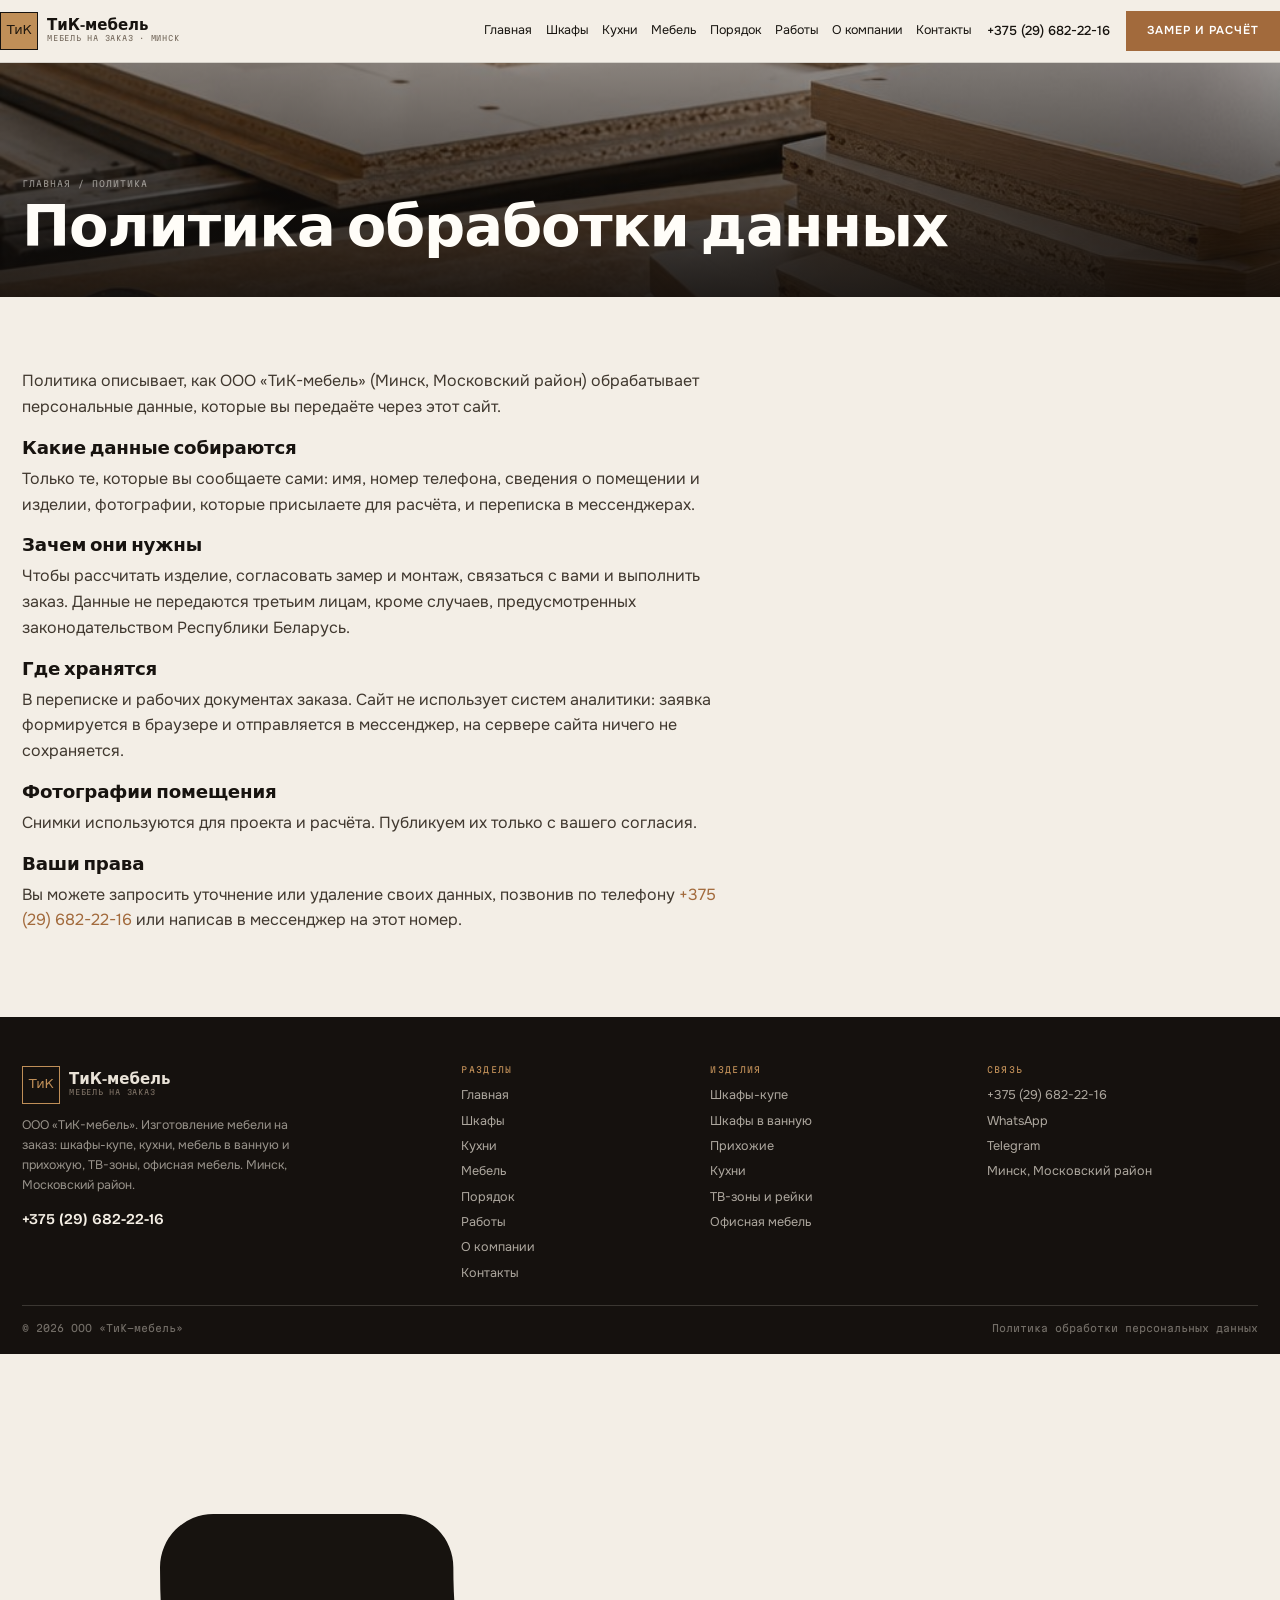
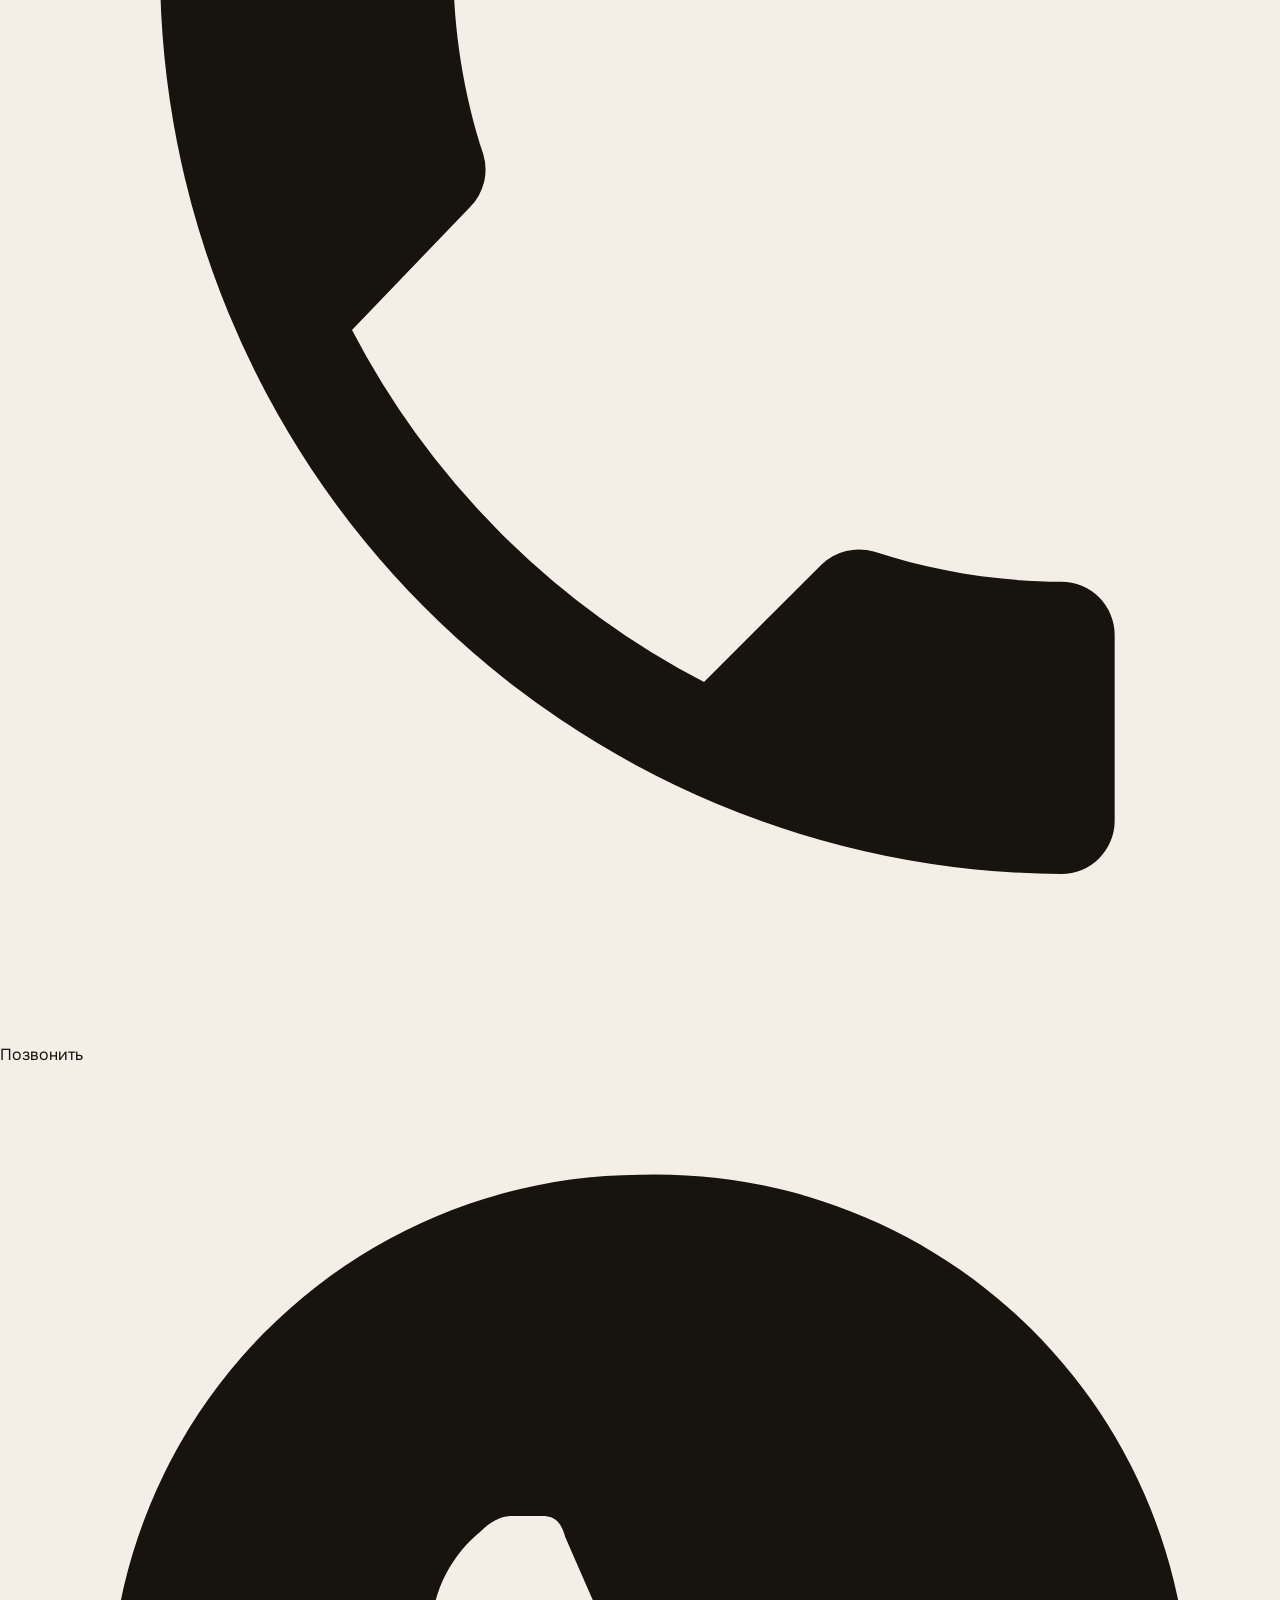
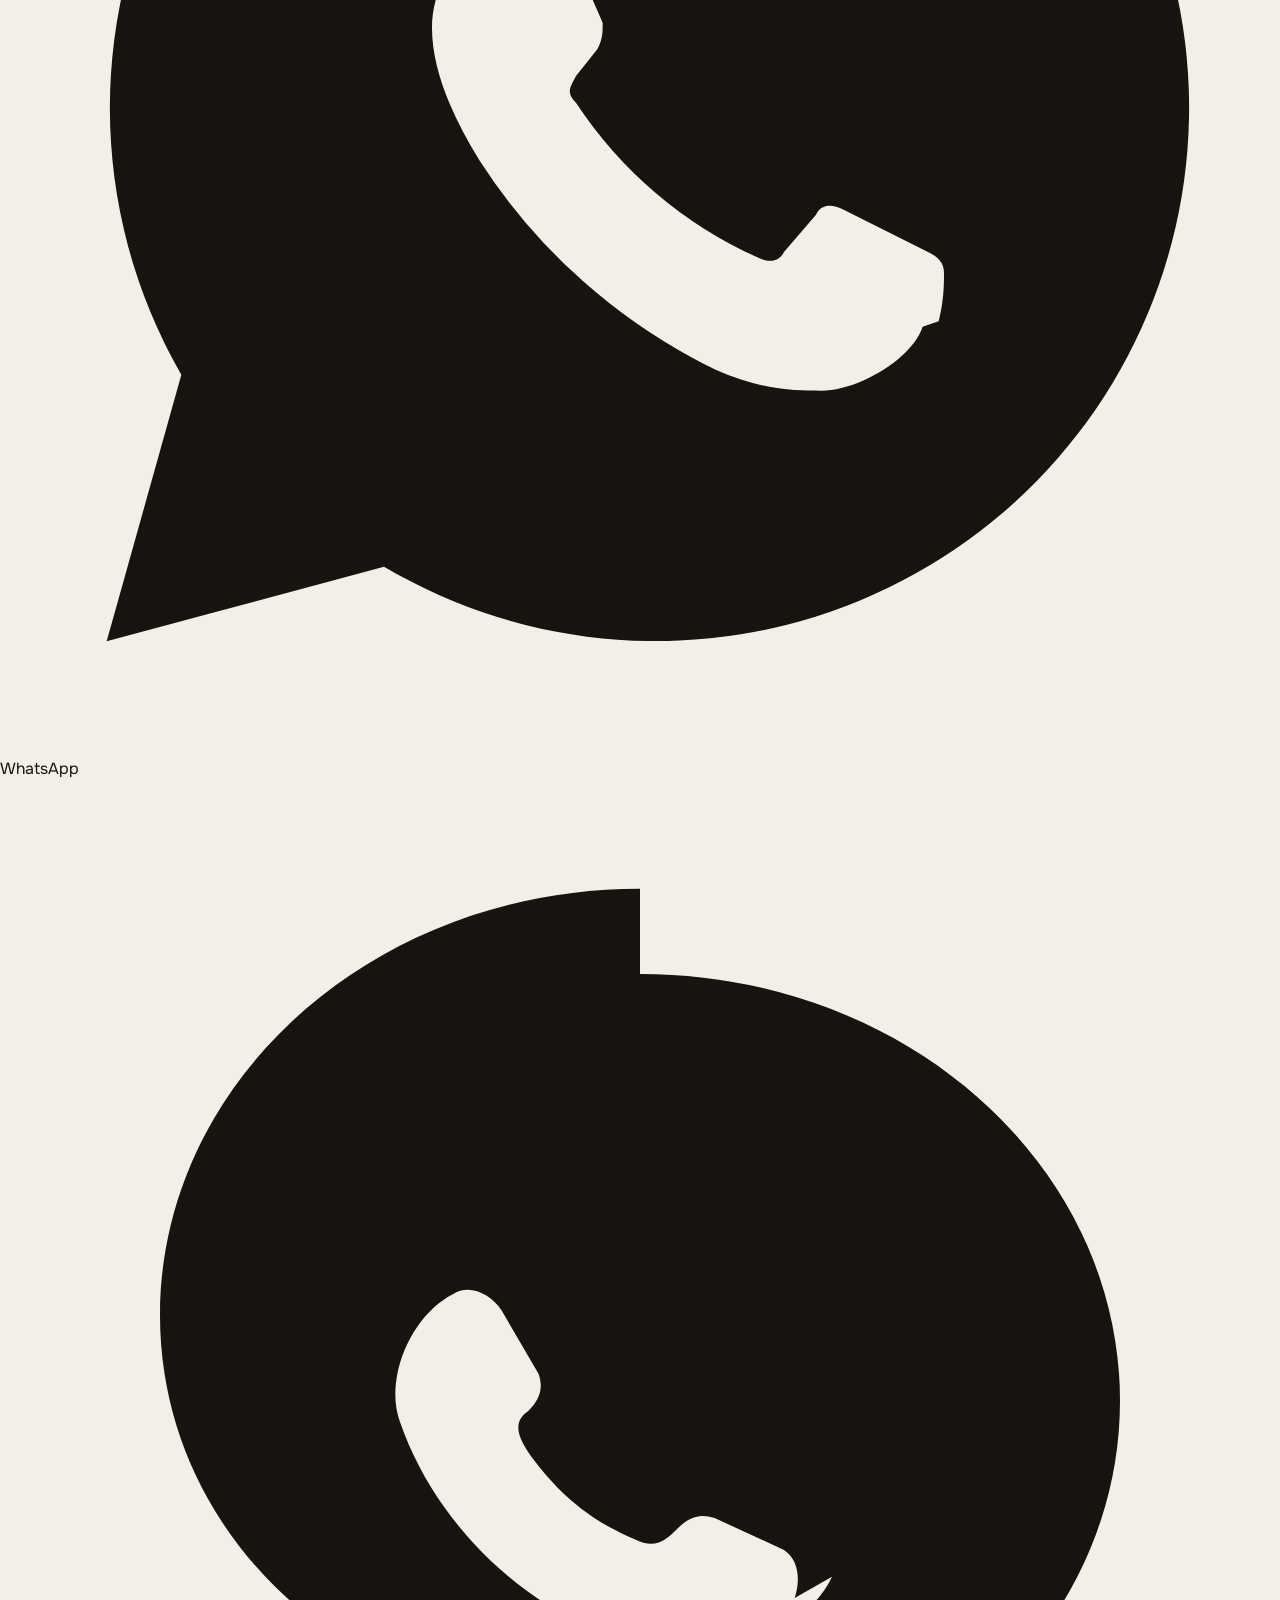
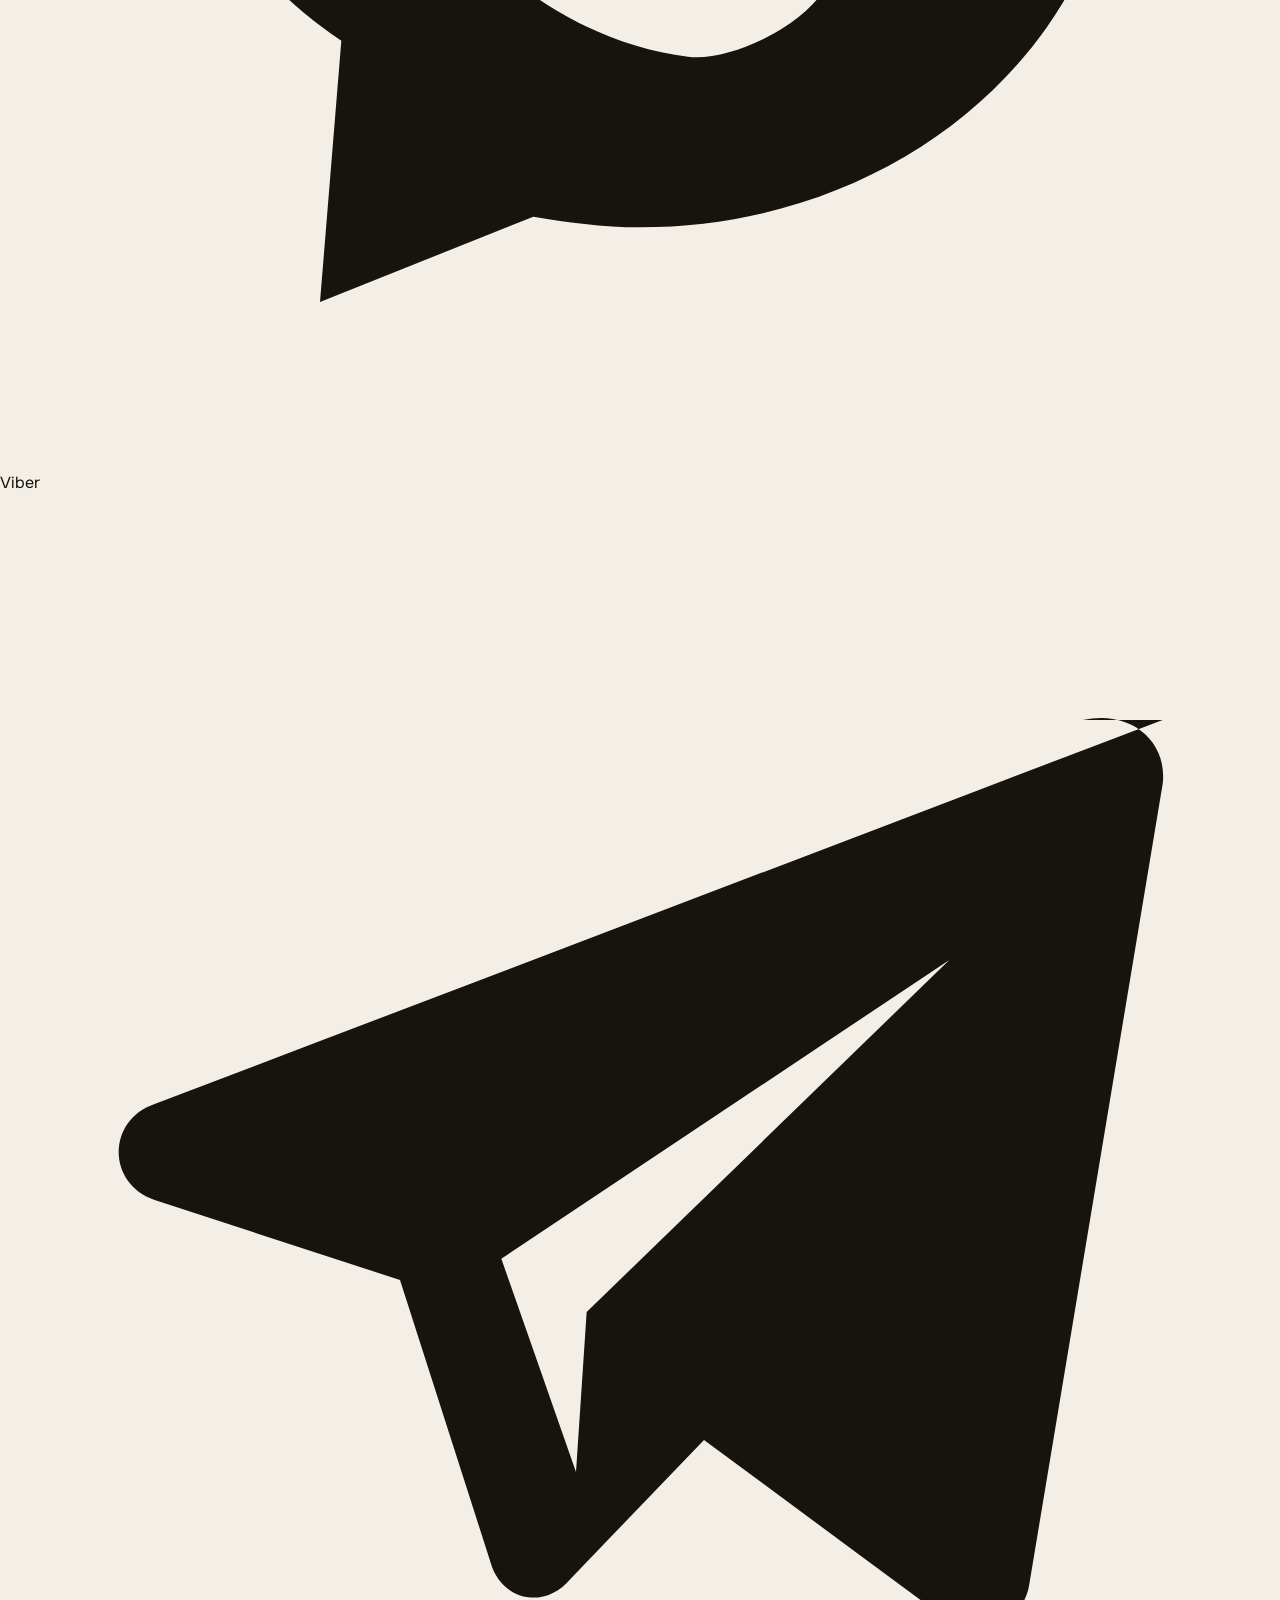
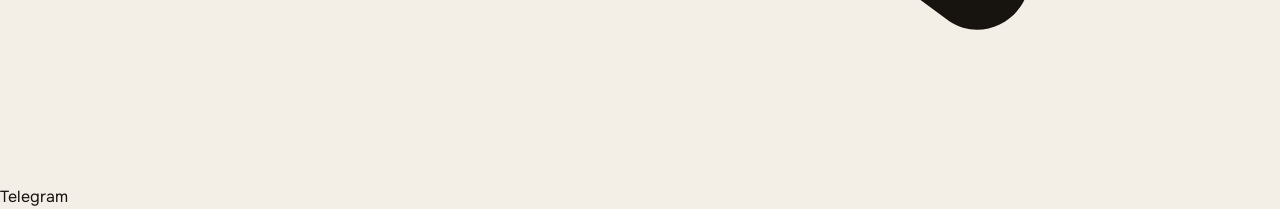
<file: politika.html>
<!DOCTYPE html>
<html lang="ru">
<head>
<meta charset="utf-8">
<meta name="viewport" content="width=device-width, initial-scale=1">
<title>Политика обработки персональных данных | ТиК-мебель</title>
<meta name="description" content="Как ООО «ТиК-мебель» обрабатывает персональные данные клиентов.">
<meta property="og:title" content="Политика обработки персональных данных | ТиК-мебель">
<meta property="og:description" content="Как ООО «ТиК-мебель» обрабатывает персональные данные клиентов.">
<meta property="og:type" content="website">
<meta name="theme-color" content="#F3EEE6">
<style>
:root{--paper:#F3EEE6;--paper2:#EAE2D6;--ink:#17130F;--ink2:#2B241D;--wood:#A26A3C;--wood2:#C08F58;
--muted:#7A6E62;--line:rgba(23,19,15,.14);--night:#1D1916;--pad:22px;--max:1300px;
--display:'Bricolage Grotesque',system-ui,sans-serif;--body:'Onest',system-ui,sans-serif;--mono:'Martian Mono',ui-monospace,monospace}
*{box-sizing:border-box}html{-webkit-text-size-adjust:100%}body{margin:0;background:var(--paper);color:var(--ink);font:16px/1.62 var(--body);-webkit-font-smoothing:antialiased}
img{max-width:100%;display:block}h1,h2,h3{margin:0;font-family:var(--display);font-weight:600;line-height:.97;letter-spacing:-.02em}
a{color:inherit;text-decoration:none}[hidden]{display:none!important}
.wrap{width:100%;max-width:var(--max);margin:0 auto;padding:0 var(--pad)}
.header{position:sticky;top:0;z-index:40;background:rgba(243,238,230,.94);border-bottom:1px solid var(--line);backdrop-filter:blur(8px)}
.header__in{display:flex;align-items:center;gap:16px;padding:11px 0}
.logo{display:flex;align-items:center;gap:9px}
.logo__mark{width:38px;height:38px;border:1.5px solid var(--ink);display:grid;place-items:center;font:500 13px/1 var(--display);letter-spacing:-.03em;background:var(--wood2);color:#20180F}
.logo__txt{display:flex;flex-direction:column;line-height:1.14}
.logo__txt b{font:600 15px/1 var(--display)}
.logo__txt i{font:400 7.5px/1.4 var(--mono);letter-spacing:.1em;text-transform:uppercase;color:var(--muted);font-style:normal}
.nav{display:flex;gap:14px;margin-left:auto;font-size:12.5px}
.nav a{padding:6px 0;border-bottom:1px solid transparent}
.nav a:hover,.nav a.is-on{border-color:var(--ink)}
.header__tel{font:500 13px/1 var(--body);white-space:nowrap}
.btn{display:inline-flex;align-items:center;justify-content:center;gap:8px;padding:13px 20px;font:600 11.5px/1 var(--body);letter-spacing:.09em;text-transform:uppercase;border:1px solid var(--ink);background:var(--ink);color:var(--paper);cursor:pointer;transition:.18s}
.btn:hover{background:#000;border-color:#000}
.btn--ghost{background:transparent;color:var(--ink)}
.btn--ghost:hover{background:var(--ink);color:var(--paper)}
.btn--wood{background:var(--wood);border-color:var(--wood);color:#fff}
.btn--wood:hover{background:#8C5730;border-color:#8C5730}
.burger{display:none;width:42px;height:36px;border:1px solid var(--ink);background:transparent;align-items:center;justify-content:center;flex-direction:column;gap:4px;cursor:pointer}
.burger i{display:block;width:16px;height:1px;background:var(--ink)}
.burger.is-close i:first-child{transform:rotate(45deg) translateY(3px)}
.burger.is-close i:last-child{transform:rotate(-45deg) translateY(-3px)}
.drawer{position:fixed;inset:0;z-index:90;background:rgba(20,16,12,.72);display:none}
.drawer[data-open]{display:block}
.drawer__in{position:absolute;inset:0 0 0 auto;width:min(400px,92vw);background:var(--paper);padding:18px;overflow-y:auto}
.drawer__top{display:flex;justify-content:space-between;align-items:center;margin-bottom:16px}
.drawer__nav{display:grid;font:600 21px/1 var(--display);letter-spacing:-.01em}
.drawer__nav a{padding:13px 0;border-bottom:1px solid var(--line)}
.drawer__cta{width:100%;margin-top:16px}
.drawer__note{font-size:12px;color:var(--muted);margin-top:10px}
body.is-locked{overflow:hidden}
.hero{position:relative;min-height:min(92svh,800px);display:flex;align-items:flex-end;overflow:hidden;background:#0F0C0A}
.hero__img{position:absolute;inset:0;width:100%;height:100%;object-fit:cover}
.hero::after{content:'';position:absolute;inset:0;background:linear-gradient(180deg,rgba(15,12,10,.5),rgba(15,12,10,.1) 38%,rgba(15,12,10,.72) 74%,#0F0C0A 100%)}
.hero__in{position:relative;z-index:2;width:100%;padding:clamp(28px,4.6vw,58px) 0 clamp(14px,2vw,22px);color:#F6F1E8}
.hero h1{font-size:clamp(2.1rem,5.8vw,4.7rem);letter-spacing:-.03em;color:#FFFDF8}
.hero h1 em{font-style:normal;color:var(--wood2)}
.hero__lede{max-width:46ch;margin:14px 0 18px;color:rgba(255,253,248,.86)}
.hero__acts{display:flex;flex-wrap:wrap;gap:9px;margin-bottom:clamp(14px,2.2vw,26px)}
.hero__acts .btn--ghost{color:#FFFDF8;border-color:rgba(255,253,248,.55)}
.hero__acts .btn--ghost:hover{background:#FFFDF8;color:var(--ink)}
.hero__facts{display:grid;grid-template-columns:repeat(4,minmax(0,1fr));border-top:1px solid rgba(255,253,248,.26);gap:0 12px}
.hero__facts div{padding:11px 0 0}
.hero__facts b{display:block;font:600 clamp(.92rem,1.4vw,1.1rem)/1.2 var(--display)}
.hero__facts span{font:400 8px/1.5 var(--mono);letter-spacing:.1em;text-transform:uppercase;color:var(--wood2)}
@media (max-width:1024px){.nav{display:none}.burger{display:flex}.header__tel{display:none}.hero__facts{grid-template-columns:1fr 1fr}}
@media (max-width:380px){.header .btn--wood{display:none}}
</style>
<link rel="preconnect" href="https://fonts.googleapis.com">
<link rel="preconnect" href="https://fonts.gstatic.com" crossorigin>
<link href="https://fonts.googleapis.com/css2?family=Bricolage+Grotesque:opsz,wght@12..96,400;12..96,600;12..96,700&family=Onest:wght@400;500;600&family=Martian+Mono:wght@400;500&display=swap" rel="stylesheet">
<link rel="stylesheet" href="assets/css/style.v1.css">
<link rel="icon" href="assets/img/favicon.svg" type="image/svg+xml">
</head>
<body>
<header class="header"><div class="header__in wrap">
<a class="logo" href="index.html"><span class="logo__mark">ТиК</span><span class="logo__txt"><b>ТиК-мебель</b><i>мебель на заказ · Минск</i></span></a>
<nav class="nav" aria-label="Основное меню"><a href="index.html">Главная</a><a href="shkafy.html">Шкафы</a><a href="kuhni.html">Кухни</a><a href="mebel.html">Мебель</a><a href="kak-rabotaem.html">Порядок</a><a href="raboty.html">Работы</a><a href="o-kompanii.html">О компании</a><a href="kontakty.html">Контакты</a></nav>
<a class="header__tel" href="tel:+375296822216">+375 (29) 682-22-16</a>
<a class="btn btn--wood" href="#zayavka">Замер и расчёт</a>
<button class="burger" type="button" aria-label="Меню" aria-expanded="false" aria-controls="drawer"><i></i><i></i><i></i></button>
</div></header>
<div class="drawer" id="drawer" role="dialog" aria-modal="true" aria-label="Меню" hidden>
<div class="drawer__in">
<div class="drawer__top">
<a class="logo" href="index.html"><span class="logo__mark">ТиК</span><span class="logo__txt"><b>ТиК-мебель</b><i>Минск</i></span></a>
<button class="burger is-close" type="button" data-close aria-label="Закрыть меню"><i></i><i></i></button>
</div>
<nav class="drawer__nav"><a href="index.html">Главная</a><a href="shkafy.html">Шкафы</a><a href="kuhni.html">Кухни</a><a href="mebel.html">Мебель</a><a href="kak-rabotaem.html">Порядок</a><a href="raboty.html">Работы</a><a href="o-kompanii.html">О компании</a><a href="kontakty.html">Контакты</a></nav>
<a class="btn btn--wood drawer__cta" href="tel:+375296822216">Позвонить +375 (29) 682-22-16</a>
<p class="drawer__note">Минск, Московский район. Шкафы-купе, кухни, мебель в ванную, прихожие, ТВ-зоны, офисная мебель. Замер и расчёт по вашему размеру.</p>
</div></div>
<main>
<section class="phero" style="min-height:clamp(190px,26vh,260px)"><img src="assets/img/shop.jpg" alt="Производство" width="1024" height="1024">
<div class="phero__in"><div class="wrap"><div class="crumbs"><a href="index.html">Главная</a> / Политика</div><h1>Политика обработки данных</h1></div></div></section>
<section class="section"><div class="wrap"><div class="prose">
<p>Политика описывает, как ООО «ТиК-мебель» (Минск, Московский район) обрабатывает персональные данные, которые вы передаёте через этот сайт.</p>
<h3>Какие данные собираются</h3>
<p>Только те, которые вы сообщаете сами: имя, номер телефона, сведения о помещении и изделии, фотографии, которые присылаете для расчёта, и переписка в мессенджерах.</p>
<h3>Зачем они нужны</h3>
<p>Чтобы рассчитать изделие, согласовать замер и монтаж, связаться с вами и выполнить заказ. Данные не передаются третьим лицам, кроме случаев, предусмотренных законодательством Республики Беларусь.</p>
<h3>Где хранятся</h3>
<p>В переписке и рабочих документах заказа. Сайт не использует систем аналитики: заявка формируется в браузере и отправляется в мессенджер, на сервере сайта ничего не сохраняется.</p>
<h3>Фотографии помещения</h3>
<p>Снимки используются для проекта и расчёта. Публикуем их только с вашего согласия.</p>
<h3>Ваши права</h3>
<p>Вы можете запросить уточнение или удаление своих данных, позвонив по телефону <a href="tel:+375296822216" style="color:var(--wood)">+375 (29) 682-22-16</a> или написав в мессенджер на этот номер.</p>
</div></div></section>
</main>
<footer class="footer"><div class="wrap">
<div class="footer__top">
<div class="footer__about"><a class="logo logo--f" href="index.html"><span class="logo__mark">ТиК</span><span class="logo__txt"><b>ТиК-мебель</b><i>мебель на заказ</i></span></a>
<p>ООО «ТиК-мебель». Изготовление мебели на заказ: шкафы-купе, кухни, мебель в ванную и прихожую, ТВ-зоны, офисная мебель. Минск, Московский район.</p>
<a class="footer__tel" href="tel:+375296822216">+375 (29) 682-22-16</a>
</div>
<div><h4>Разделы</h4><ul><li><a href="index.html">Главная</a></li><li><a href="shkafy.html">Шкафы</a></li><li><a href="kuhni.html">Кухни</a></li><li><a href="mebel.html">Мебель</a></li><li><a href="kak-rabotaem.html">Порядок</a></li><li><a href="raboty.html">Работы</a></li><li><a href="o-kompanii.html">О компании</a></li><li><a href="kontakty.html">Контакты</a></li></ul></div>
<div><h4>Изделия</h4><ul><li><a href="shkafy.html">Шкафы-купе</a></li><li><a href="shkafy.html#bath">Шкафы в ванную</a></li><li><a href="shkafy.html#hall">Прихожие</a></li><li><a href="kuhni.html">Кухни</a></li><li><a href="mebel.html">ТВ-зоны и рейки</a></li><li><a href="mebel.html#office">Офисная мебель</a></li></ul></div>
<div><h4>Связь</h4><ul><li><a href="tel:+375296822216">+375 (29) 682-22-16</a></li><li><a href="https://wa.me/375296822216" target="_blank" rel="noopener">WhatsApp</a></li><li><a href="https://t.me/+375296822216" target="_blank" rel="noopener">Telegram</a></li><li><a href="https://yandex.by/maps/?text=%D0%A2%D0%B8%D0%9A-%D0%BC%D0%B5%D0%B1%D0%B5%D0%BB%D1%8C%20%D0%9C%D0%B8%D0%BD%D1%81%D0%BA%20%D0%9C%D0%BE%D1%81%D0%BA%D0%BE%D0%B2%D1%81%D0%BA%D0%B8%D0%B9%20%D1%80%D0%B0%D0%B9%D0%BE%D0%BD%20%D0%BC%D0%B5%D0%B1%D0%B5%D0%BB%D1%8C%20%D0%BD%D0%B0%20%D0%B7%D0%B0%D0%BA%D0%B0%D0%B7" target="_blank" rel="noopener">Минск, Московский район</a></li></ul></div>
</div>
<div class="footer__bottom"><span>© <span id="yr">2026</span> ООО «ТиК-мебель»</span>
<span><a href="politika.html">Политика обработки персональных данных</a></span></div>
</div></footer>
<div class="mbar" role="navigation" aria-label="Быстрая связь">
<a href="tel:+375296822216"><svg viewBox="0 0 24 24" fill="currentColor" aria-hidden="true"><path d="M6.6 10.8a15.5 15.5 0 0 0 6.6 6.6l2.2-2.2a1 1 0 0 1 1-.24c1.1.36 2.3.56 3.5.56a1 1 0 0 1 1 1V20a1 1 0 0 1-1 1A17 17 0 0 1 3 4a1 1 0 0 1 1-1h3.5a1 1 0 0 1 1 1c0 1.2.2 2.4.56 3.5a1 1 0 0 1-.25 1z"/></svg>Позвонить</a>
<a href="https://wa.me/375296822216" target="_blank" rel="noopener"><svg viewBox="0 0 24 24" fill="currentColor" aria-hidden="true"><path d="M12 2a10 10 0 0 0-8.6 15L2 22l5.2-1.4A10 10 0 1 0 12 2m5.3 14.1c-.2.6-1.2 1.2-1.9 1.2-.5 0-1.1 0-2-.4a11 11 0 0 1-4.4-3.9c-.5-.8-.9-1.7-.9-2.5 0-.7.4-1.4.9-1.8.2-.2.4-.3.6-.3h.5c.2 0 .4 0 .5.4l.7 1.6c0 .2 0 .3-.1.5l-.4.5c-.1.2-.2.3 0 .5a8 8 0 0 0 3.4 2.9c.2.1.4.1.5-.1l.6-.7c.1-.2.3-.2.5-.1l1.6.8c.2.1.3.2.3.4s0 .5-.1.9"/></svg>WhatsApp</a>
<a href="viber://chat?number=%2B375296822216"><svg viewBox="0 0 24 24" fill="currentColor" aria-hidden="true"><path d="M12 2C7 2 3 5.6 3 10c0 2.5 1.3 4.7 3.4 6.1L6 21l4-1.6c.6.1 1.3.2 2 .2 5 0 9-3.6 9-8s-4-8-9-8m3.6 11.3c-.4.9-1.9 1.6-2.7 1.5-2.4-.3-4.6-2.1-5.4-4.4-.3-.8.2-2 1-2.4.3-.2.7 0 .9.3l.7 1.2c.1.3 0 .5-.2.7-.3.2-.2.5.1.9.6.8 1.2 1.2 1.9 1.5.4.2.6 0 .8-.2s.4-.3.7-.2l1.3.6c.3.2.3.6.2.9"/></svg>Viber</a>
<a href="https://t.me/+375296822216" target="_blank" rel="noopener"><svg viewBox="0 0 24 24" fill="currentColor" aria-hidden="true"><path d="M21.8 4.2 2.9 11.4c-.9.3-.9 1.5 0 1.8l4.6 1.5 1.7 5.3c.2.7 1 .9 1.5.3l2.5-2.6 4.6 3.4c.6.4 1.4 0 1.5-.7l2.5-15c.1-.8-.6-1.4-1.5-1.2M9.4 14.3l8.4-5.6-6.8 6.6-.2 3z"/></svg>Telegram</a>
</div>
<script src="assets/js/main.v1.js"></script>
</body>
</html>
</file>
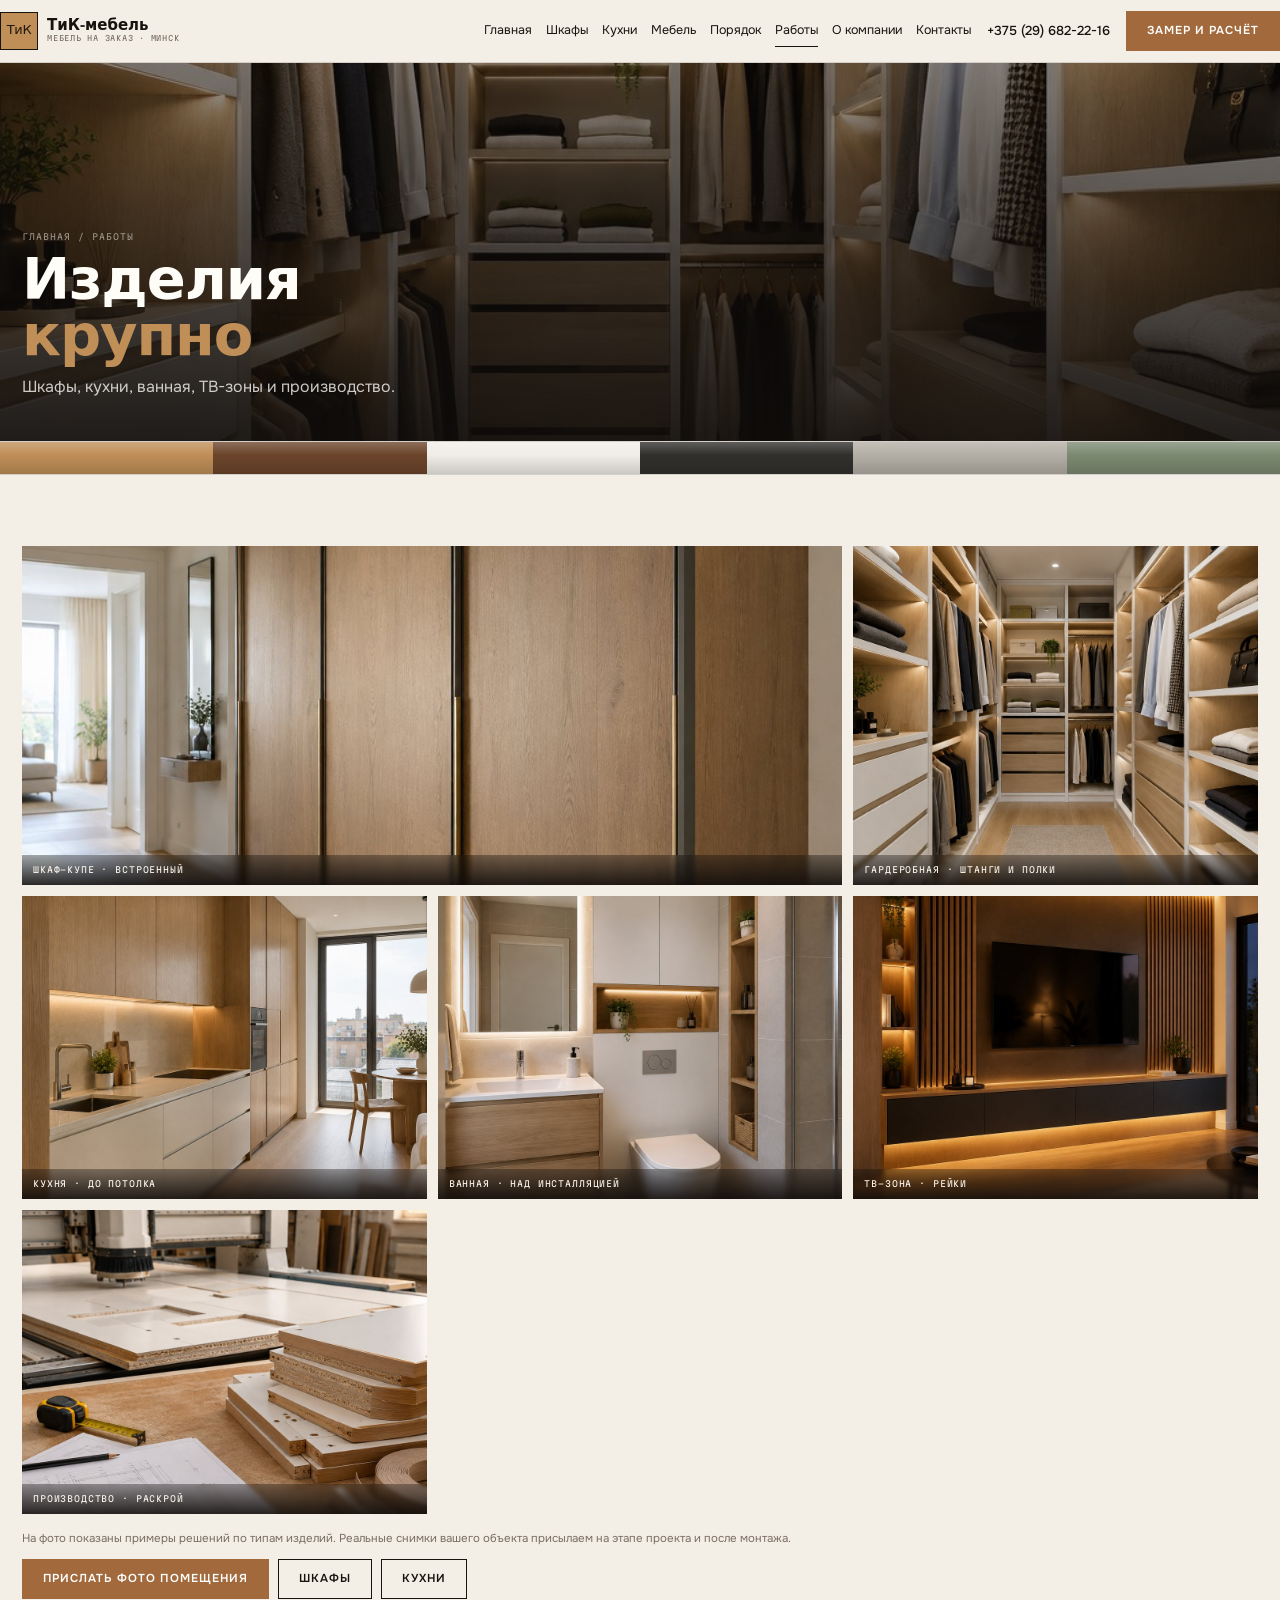
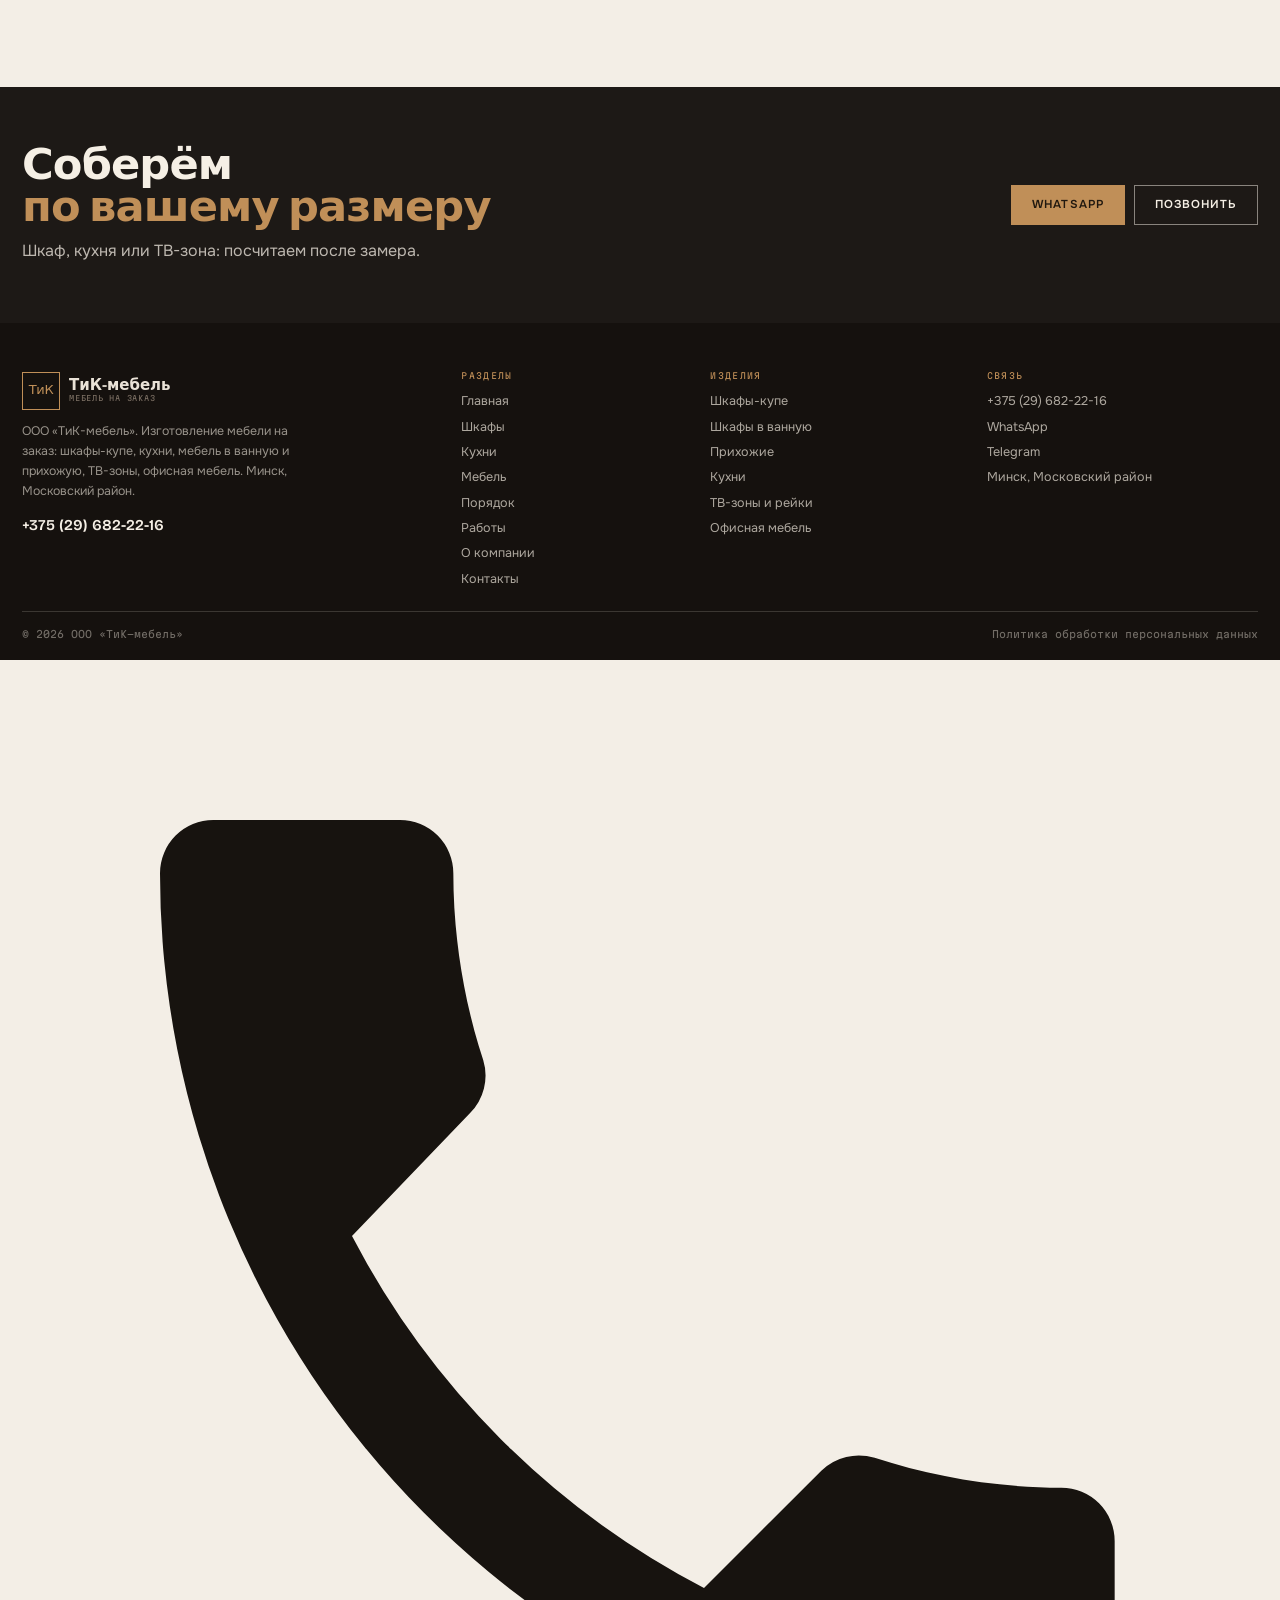
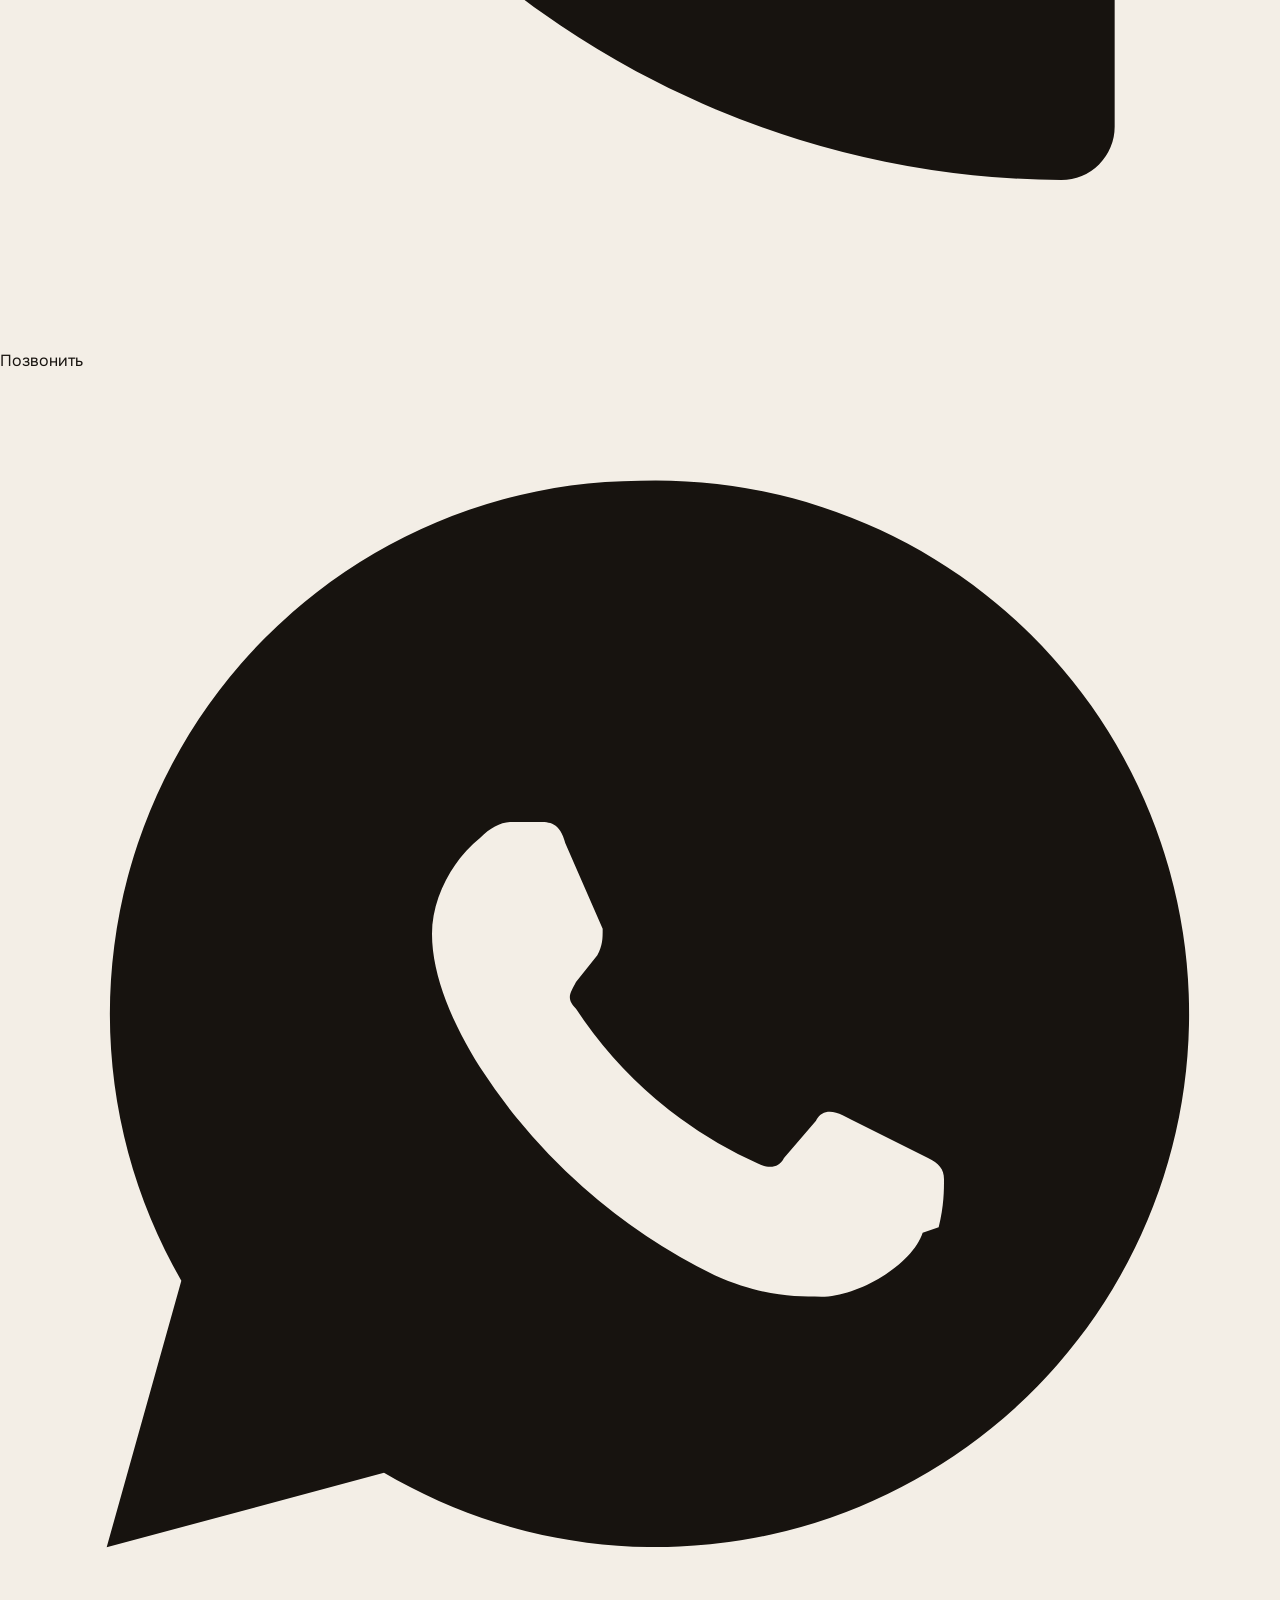
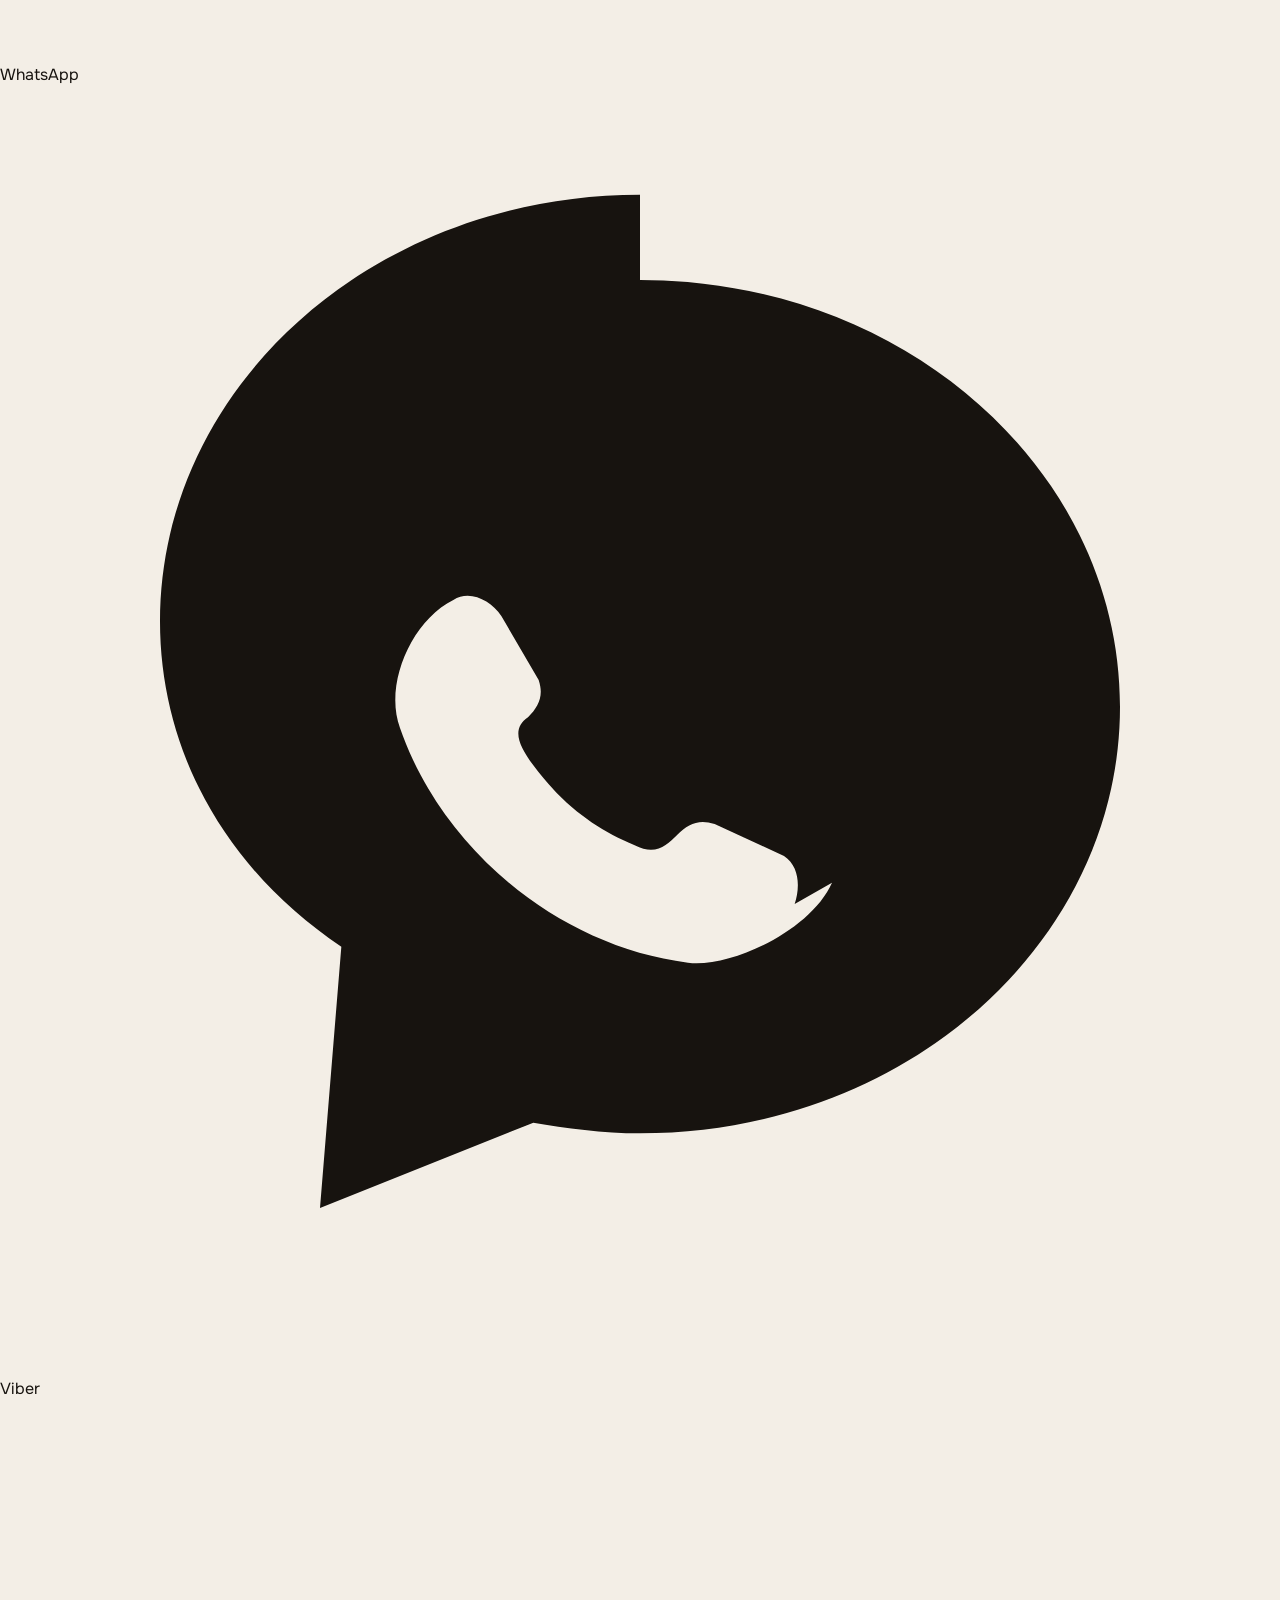
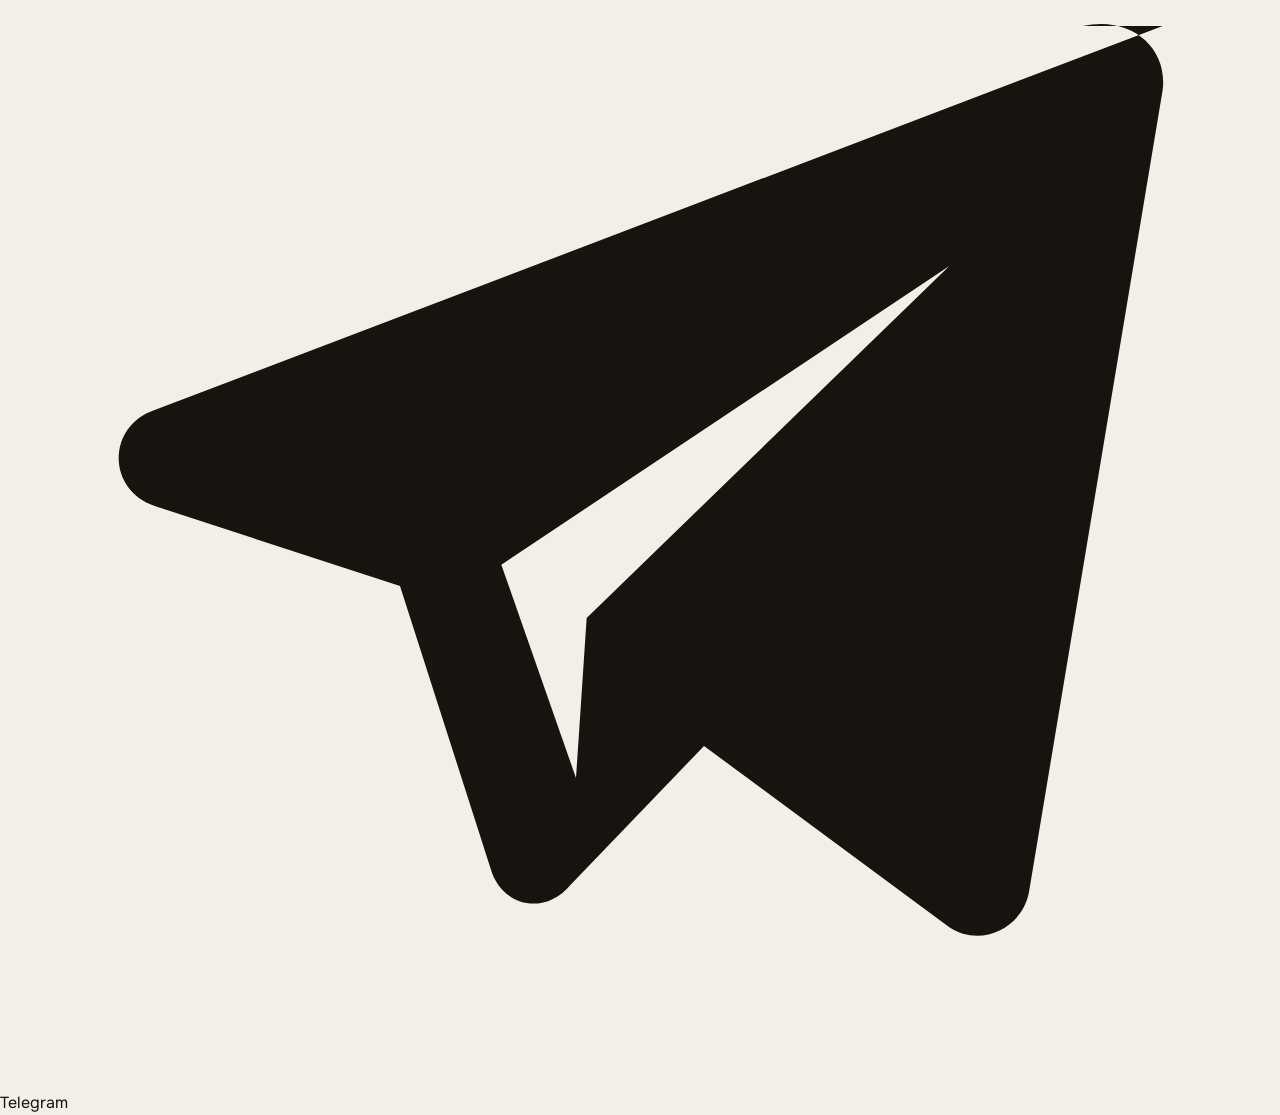
<file: raboty.html>
<!DOCTYPE html>
<html lang="ru">
<head>
<meta charset="utf-8">
<meta name="viewport" content="width=device-width, initial-scale=1">
<title>Работы: шкафы, кухни, ванная, ТВ-зоны | ТиК-мебель</title>
<meta name="description" content="Примеры изделий: шкафы-купе, гардеробные, кухни, шкафы в ванную, ТВ-зоны и производство.">
<meta property="og:title" content="Работы: шкафы, кухни, ванная, ТВ-зоны | ТиК-мебель">
<meta property="og:description" content="Примеры изделий: шкафы-купе, гардеробные, кухни, шкафы в ванную, ТВ-зоны и производство.">
<meta property="og:type" content="website">
<meta name="theme-color" content="#F3EEE6">
<style>
:root{--paper:#F3EEE6;--paper2:#EAE2D6;--ink:#17130F;--ink2:#2B241D;--wood:#A26A3C;--wood2:#C08F58;
--muted:#7A6E62;--line:rgba(23,19,15,.14);--night:#1D1916;--pad:22px;--max:1300px;
--display:'Bricolage Grotesque',system-ui,sans-serif;--body:'Onest',system-ui,sans-serif;--mono:'Martian Mono',ui-monospace,monospace}
*{box-sizing:border-box}html{-webkit-text-size-adjust:100%}body{margin:0;background:var(--paper);color:var(--ink);font:16px/1.62 var(--body);-webkit-font-smoothing:antialiased}
img{max-width:100%;display:block}h1,h2,h3{margin:0;font-family:var(--display);font-weight:600;line-height:.97;letter-spacing:-.02em}
a{color:inherit;text-decoration:none}[hidden]{display:none!important}
.wrap{width:100%;max-width:var(--max);margin:0 auto;padding:0 var(--pad)}
.header{position:sticky;top:0;z-index:40;background:rgba(243,238,230,.94);border-bottom:1px solid var(--line);backdrop-filter:blur(8px)}
.header__in{display:flex;align-items:center;gap:16px;padding:11px 0}
.logo{display:flex;align-items:center;gap:9px}
.logo__mark{width:38px;height:38px;border:1.5px solid var(--ink);display:grid;place-items:center;font:500 13px/1 var(--display);letter-spacing:-.03em;background:var(--wood2);color:#20180F}
.logo__txt{display:flex;flex-direction:column;line-height:1.14}
.logo__txt b{font:600 15px/1 var(--display)}
.logo__txt i{font:400 7.5px/1.4 var(--mono);letter-spacing:.1em;text-transform:uppercase;color:var(--muted);font-style:normal}
.nav{display:flex;gap:14px;margin-left:auto;font-size:12.5px}
.nav a{padding:6px 0;border-bottom:1px solid transparent}
.nav a:hover,.nav a.is-on{border-color:var(--ink)}
.header__tel{font:500 13px/1 var(--body);white-space:nowrap}
.btn{display:inline-flex;align-items:center;justify-content:center;gap:8px;padding:13px 20px;font:600 11.5px/1 var(--body);letter-spacing:.09em;text-transform:uppercase;border:1px solid var(--ink);background:var(--ink);color:var(--paper);cursor:pointer;transition:.18s}
.btn:hover{background:#000;border-color:#000}
.btn--ghost{background:transparent;color:var(--ink)}
.btn--ghost:hover{background:var(--ink);color:var(--paper)}
.btn--wood{background:var(--wood);border-color:var(--wood);color:#fff}
.btn--wood:hover{background:#8C5730;border-color:#8C5730}
.burger{display:none;width:42px;height:36px;border:1px solid var(--ink);background:transparent;align-items:center;justify-content:center;flex-direction:column;gap:4px;cursor:pointer}
.burger i{display:block;width:16px;height:1px;background:var(--ink)}
.burger.is-close i:first-child{transform:rotate(45deg) translateY(3px)}
.burger.is-close i:last-child{transform:rotate(-45deg) translateY(-3px)}
.drawer{position:fixed;inset:0;z-index:90;background:rgba(20,16,12,.72);display:none}
.drawer[data-open]{display:block}
.drawer__in{position:absolute;inset:0 0 0 auto;width:min(400px,92vw);background:var(--paper);padding:18px;overflow-y:auto}
.drawer__top{display:flex;justify-content:space-between;align-items:center;margin-bottom:16px}
.drawer__nav{display:grid;font:600 21px/1 var(--display);letter-spacing:-.01em}
.drawer__nav a{padding:13px 0;border-bottom:1px solid var(--line)}
.drawer__cta{width:100%;margin-top:16px}
.drawer__note{font-size:12px;color:var(--muted);margin-top:10px}
body.is-locked{overflow:hidden}
.hero{position:relative;min-height:min(92svh,800px);display:flex;align-items:flex-end;overflow:hidden;background:#0F0C0A}
.hero__img{position:absolute;inset:0;width:100%;height:100%;object-fit:cover}
.hero::after{content:'';position:absolute;inset:0;background:linear-gradient(180deg,rgba(15,12,10,.5),rgba(15,12,10,.1) 38%,rgba(15,12,10,.72) 74%,#0F0C0A 100%)}
.hero__in{position:relative;z-index:2;width:100%;padding:clamp(28px,4.6vw,58px) 0 clamp(14px,2vw,22px);color:#F6F1E8}
.hero h1{font-size:clamp(2.1rem,5.8vw,4.7rem);letter-spacing:-.03em;color:#FFFDF8}
.hero h1 em{font-style:normal;color:var(--wood2)}
.hero__lede{max-width:46ch;margin:14px 0 18px;color:rgba(255,253,248,.86)}
.hero__acts{display:flex;flex-wrap:wrap;gap:9px;margin-bottom:clamp(14px,2.2vw,26px)}
.hero__acts .btn--ghost{color:#FFFDF8;border-color:rgba(255,253,248,.55)}
.hero__acts .btn--ghost:hover{background:#FFFDF8;color:var(--ink)}
.hero__facts{display:grid;grid-template-columns:repeat(4,minmax(0,1fr));border-top:1px solid rgba(255,253,248,.26);gap:0 12px}
.hero__facts div{padding:11px 0 0}
.hero__facts b{display:block;font:600 clamp(.92rem,1.4vw,1.1rem)/1.2 var(--display)}
.hero__facts span{font:400 8px/1.5 var(--mono);letter-spacing:.1em;text-transform:uppercase;color:var(--wood2)}
@media (max-width:1024px){.nav{display:none}.burger{display:flex}.header__tel{display:none}.hero__facts{grid-template-columns:1fr 1fr}}
@media (max-width:380px){.header .btn--wood{display:none}}
</style>
<link rel="preconnect" href="https://fonts.googleapis.com">
<link rel="preconnect" href="https://fonts.gstatic.com" crossorigin>
<link href="https://fonts.googleapis.com/css2?family=Bricolage+Grotesque:opsz,wght@12..96,400;12..96,600;12..96,700&family=Onest:wght@400;500;600&family=Martian+Mono:wght@400;500&display=swap" rel="stylesheet">
<link rel="stylesheet" href="assets/css/style.v1.css">
<link rel="icon" href="assets/img/favicon.svg" type="image/svg+xml">
</head>
<body>
<header class="header"><div class="header__in wrap">
<a class="logo" href="index.html"><span class="logo__mark">ТиК</span><span class="logo__txt"><b>ТиК-мебель</b><i>мебель на заказ · Минск</i></span></a>
<nav class="nav" aria-label="Основное меню"><a href="index.html">Главная</a><a href="shkafy.html">Шкафы</a><a href="kuhni.html">Кухни</a><a href="mebel.html">Мебель</a><a href="kak-rabotaem.html">Порядок</a><a href="raboty.html" class="is-on">Работы</a><a href="o-kompanii.html">О компании</a><a href="kontakty.html">Контакты</a></nav>
<a class="header__tel" href="tel:+375296822216">+375 (29) 682-22-16</a>
<a class="btn btn--wood" href="#zayavka">Замер и расчёт</a>
<button class="burger" type="button" aria-label="Меню" aria-expanded="false" aria-controls="drawer"><i></i><i></i><i></i></button>
</div></header>
<div class="drawer" id="drawer" role="dialog" aria-modal="true" aria-label="Меню" hidden>
<div class="drawer__in">
<div class="drawer__top">
<a class="logo" href="index.html"><span class="logo__mark">ТиК</span><span class="logo__txt"><b>ТиК-мебель</b><i>Минск</i></span></a>
<button class="burger is-close" type="button" data-close aria-label="Закрыть меню"><i></i><i></i></button>
</div>
<nav class="drawer__nav"><a href="index.html">Главная</a><a href="shkafy.html">Шкафы</a><a href="kuhni.html">Кухни</a><a href="mebel.html">Мебель</a><a href="kak-rabotaem.html">Порядок</a><a href="raboty.html">Работы</a><a href="o-kompanii.html">О компании</a><a href="kontakty.html">Контакты</a></nav>
<a class="btn btn--wood drawer__cta" href="tel:+375296822216">Позвонить +375 (29) 682-22-16</a>
<p class="drawer__note">Минск, Московский район. Шкафы-купе, кухни, мебель в ванную, прихожие, ТВ-зоны, офисная мебель. Замер и расчёт по вашему размеру.</p>
</div></div>
<main>
<section class="phero"><img src="assets/img/closet.jpg" alt="Гардеробная" width="1024" height="1024">
<div class="phero__in"><div class="wrap"><div class="crumbs"><a href="index.html">Главная</a> / Работы</div>
<h1>Изделия<br><em>крупно</em></h1><p>Шкафы, кухни, ванная, ТВ-зоны и производство.</p></div></div></section>
<div class="decobar" aria-hidden="true"><i style="background:#C08F58"></i><i style="background:#6C452B"></i><i style="background:#F1EEE8"></i><i style="background:#31302D"></i><i style="background:#B4AFA6"></i><i style="background:#7C8A72"></i></div>
<section class="section"><div class="wrap">
<div class="gal">
<figure class="wide"><img src="assets/img/hero.jpg" alt="Шкаф-купе" width="1536" height="1024" loading="lazy"><figcaption>Шкаф-купе · встроенный</figcaption></figure>
<figure><img src="assets/img/closet.jpg" alt="Гардеробная" width="1024" height="1024" loading="lazy"><figcaption>Гардеробная · штанги и полки</figcaption></figure>
<figure><img src="assets/img/kitchen.jpg" alt="Кухня" width="1024" height="1024" loading="lazy"><figcaption>Кухня · до потолка</figcaption></figure>
<figure><img src="assets/img/bath.jpg" alt="Ванная" width="1024" height="1024" loading="lazy"><figcaption>Ванная · над инсталляцией</figcaption></figure>
<figure><img src="assets/img/tv.jpg" alt="ТВ-зона" width="1024" height="1024" loading="lazy"><figcaption>ТВ-зона · рейки</figcaption></figure>
<figure><img src="assets/img/shop.jpg" alt="Производство" width="1024" height="1024" loading="lazy"><figcaption>Производство · раскрой</figcaption></figure>
</div>
<p class="hint" style="margin-top:16px">На фото показаны примеры решений по типам изделий. Реальные снимки вашего объекта присылаем на этапе проекта и после монтажа.</p>
<p style="margin-top:12px;display:flex;gap:9px;flex-wrap:wrap"><a class="btn btn--wood" href="https://wa.me/375296822216" target="_blank" rel="noopener">Прислать фото помещения</a><a class="btn btn--ghost" href="shkafy.html">Шкафы</a><a class="btn btn--ghost" href="kuhni.html">Кухни</a></p>
</div></section>
<section class="cta"><div class="wrap cta__in"><div><h2>Соберём<br><em>по вашему размеру</em></h2><p>Шкаф, кухня или ТВ-зона: посчитаем после замера.</p></div>
<div class="cta__acts"><a class="btn" href="https://wa.me/375296822216" target="_blank" rel="noopener">WhatsApp</a><a class="btn btn--ghost" href="tel:+375296822216">Позвонить</a></div></div></section>
</main>
<footer class="footer"><div class="wrap">
<div class="footer__top">
<div class="footer__about"><a class="logo logo--f" href="index.html"><span class="logo__mark">ТиК</span><span class="logo__txt"><b>ТиК-мебель</b><i>мебель на заказ</i></span></a>
<p>ООО «ТиК-мебель». Изготовление мебели на заказ: шкафы-купе, кухни, мебель в ванную и прихожую, ТВ-зоны, офисная мебель. Минск, Московский район.</p>
<a class="footer__tel" href="tel:+375296822216">+375 (29) 682-22-16</a>
</div>
<div><h4>Разделы</h4><ul><li><a href="index.html">Главная</a></li><li><a href="shkafy.html">Шкафы</a></li><li><a href="kuhni.html">Кухни</a></li><li><a href="mebel.html">Мебель</a></li><li><a href="kak-rabotaem.html">Порядок</a></li><li><a href="raboty.html">Работы</a></li><li><a href="o-kompanii.html">О компании</a></li><li><a href="kontakty.html">Контакты</a></li></ul></div>
<div><h4>Изделия</h4><ul><li><a href="shkafy.html">Шкафы-купе</a></li><li><a href="shkafy.html#bath">Шкафы в ванную</a></li><li><a href="shkafy.html#hall">Прихожие</a></li><li><a href="kuhni.html">Кухни</a></li><li><a href="mebel.html">ТВ-зоны и рейки</a></li><li><a href="mebel.html#office">Офисная мебель</a></li></ul></div>
<div><h4>Связь</h4><ul><li><a href="tel:+375296822216">+375 (29) 682-22-16</a></li><li><a href="https://wa.me/375296822216" target="_blank" rel="noopener">WhatsApp</a></li><li><a href="https://t.me/+375296822216" target="_blank" rel="noopener">Telegram</a></li><li><a href="https://yandex.by/maps/?text=%D0%A2%D0%B8%D0%9A-%D0%BC%D0%B5%D0%B1%D0%B5%D0%BB%D1%8C%20%D0%9C%D0%B8%D0%BD%D1%81%D0%BA%20%D0%9C%D0%BE%D1%81%D0%BA%D0%BE%D0%B2%D1%81%D0%BA%D0%B8%D0%B9%20%D1%80%D0%B0%D0%B9%D0%BE%D0%BD%20%D0%BC%D0%B5%D0%B1%D0%B5%D0%BB%D1%8C%20%D0%BD%D0%B0%20%D0%B7%D0%B0%D0%BA%D0%B0%D0%B7" target="_blank" rel="noopener">Минск, Московский район</a></li></ul></div>
</div>
<div class="footer__bottom"><span>© <span id="yr">2026</span> ООО «ТиК-мебель»</span>
<span><a href="politika.html">Политика обработки персональных данных</a></span></div>
</div></footer>
<div class="mbar" role="navigation" aria-label="Быстрая связь">
<a href="tel:+375296822216"><svg viewBox="0 0 24 24" fill="currentColor" aria-hidden="true"><path d="M6.6 10.8a15.5 15.5 0 0 0 6.6 6.6l2.2-2.2a1 1 0 0 1 1-.24c1.1.36 2.3.56 3.5.56a1 1 0 0 1 1 1V20a1 1 0 0 1-1 1A17 17 0 0 1 3 4a1 1 0 0 1 1-1h3.5a1 1 0 0 1 1 1c0 1.2.2 2.4.56 3.5a1 1 0 0 1-.25 1z"/></svg>Позвонить</a>
<a href="https://wa.me/375296822216" target="_blank" rel="noopener"><svg viewBox="0 0 24 24" fill="currentColor" aria-hidden="true"><path d="M12 2a10 10 0 0 0-8.6 15L2 22l5.2-1.4A10 10 0 1 0 12 2m5.3 14.1c-.2.6-1.2 1.2-1.9 1.2-.5 0-1.1 0-2-.4a11 11 0 0 1-4.4-3.9c-.5-.8-.9-1.7-.9-2.5 0-.7.4-1.4.9-1.8.2-.2.4-.3.6-.3h.5c.2 0 .4 0 .5.4l.7 1.6c0 .2 0 .3-.1.5l-.4.5c-.1.2-.2.3 0 .5a8 8 0 0 0 3.4 2.9c.2.1.4.1.5-.1l.6-.7c.1-.2.3-.2.5-.1l1.6.8c.2.1.3.2.3.4s0 .5-.1.9"/></svg>WhatsApp</a>
<a href="viber://chat?number=%2B375296822216"><svg viewBox="0 0 24 24" fill="currentColor" aria-hidden="true"><path d="M12 2C7 2 3 5.6 3 10c0 2.5 1.3 4.7 3.4 6.1L6 21l4-1.6c.6.1 1.3.2 2 .2 5 0 9-3.6 9-8s-4-8-9-8m3.6 11.3c-.4.9-1.9 1.6-2.7 1.5-2.4-.3-4.6-2.1-5.4-4.4-.3-.8.2-2 1-2.4.3-.2.7 0 .9.3l.7 1.2c.1.3 0 .5-.2.7-.3.2-.2.5.1.9.6.8 1.2 1.2 1.9 1.5.4.2.6 0 .8-.2s.4-.3.7-.2l1.3.6c.3.2.3.6.2.9"/></svg>Viber</a>
<a href="https://t.me/+375296822216" target="_blank" rel="noopener"><svg viewBox="0 0 24 24" fill="currentColor" aria-hidden="true"><path d="M21.8 4.2 2.9 11.4c-.9.3-.9 1.5 0 1.8l4.6 1.5 1.7 5.3c.2.7 1 .9 1.5.3l2.5-2.6 4.6 3.4c.6.4 1.4 0 1.5-.7l2.5-15c.1-.8-.6-1.4-1.5-1.2M9.4 14.3l8.4-5.6-6.8 6.6-.2 3z"/></svg>Telegram</a>
</div>
<script src="assets/js/main.v1.js"></script>
</body>
</html>
</file>
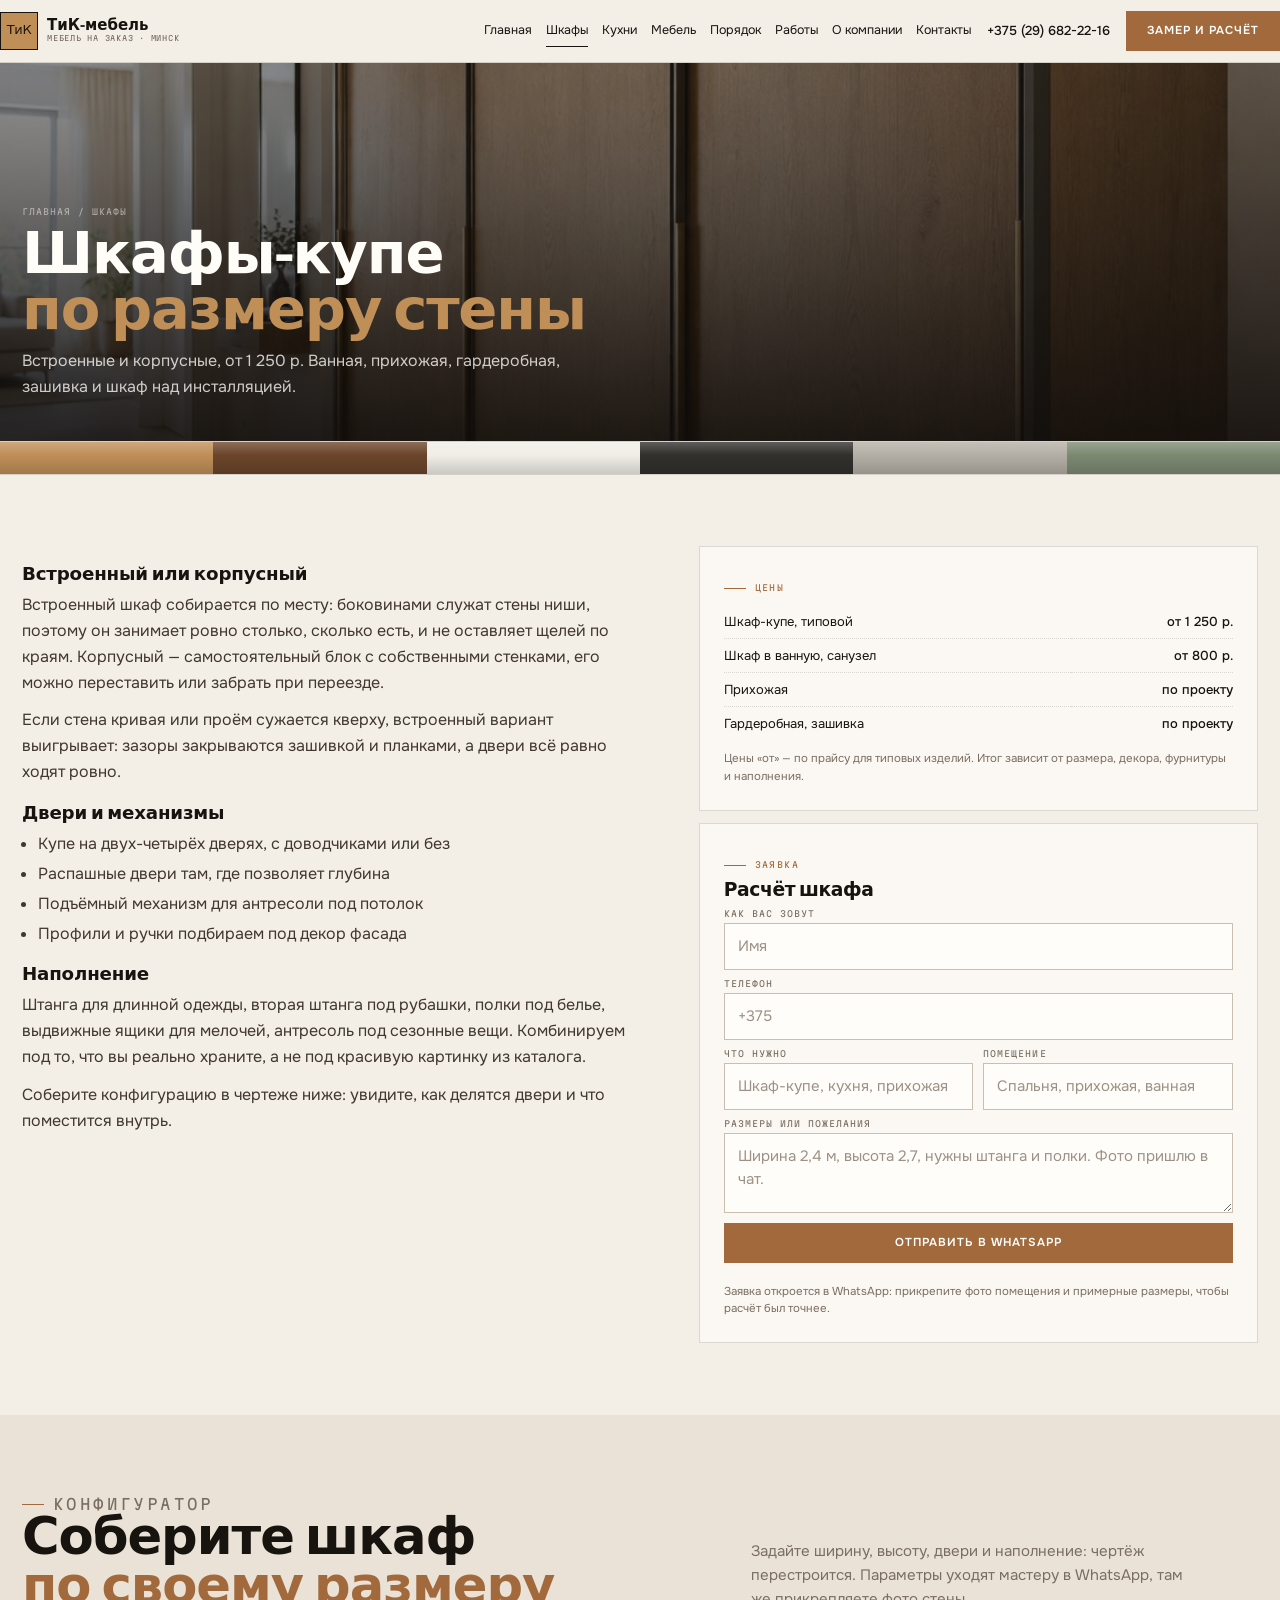
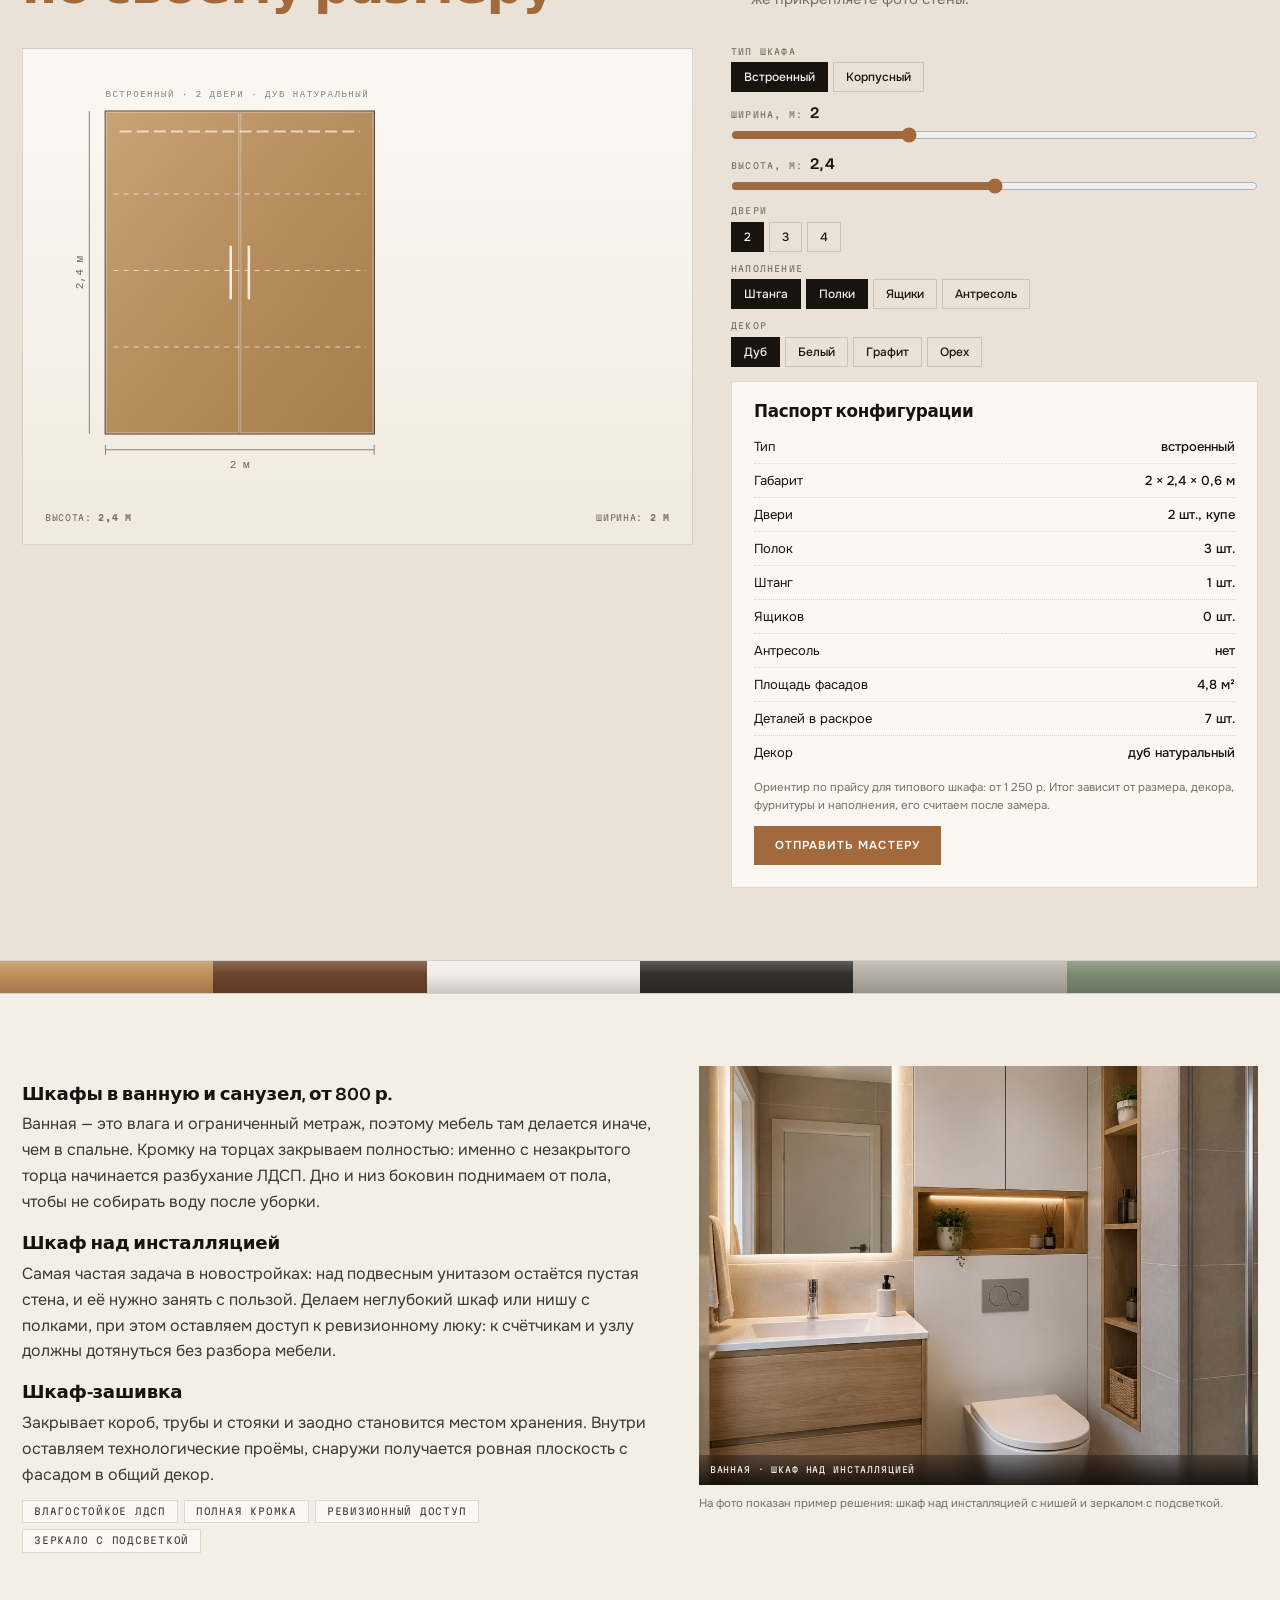
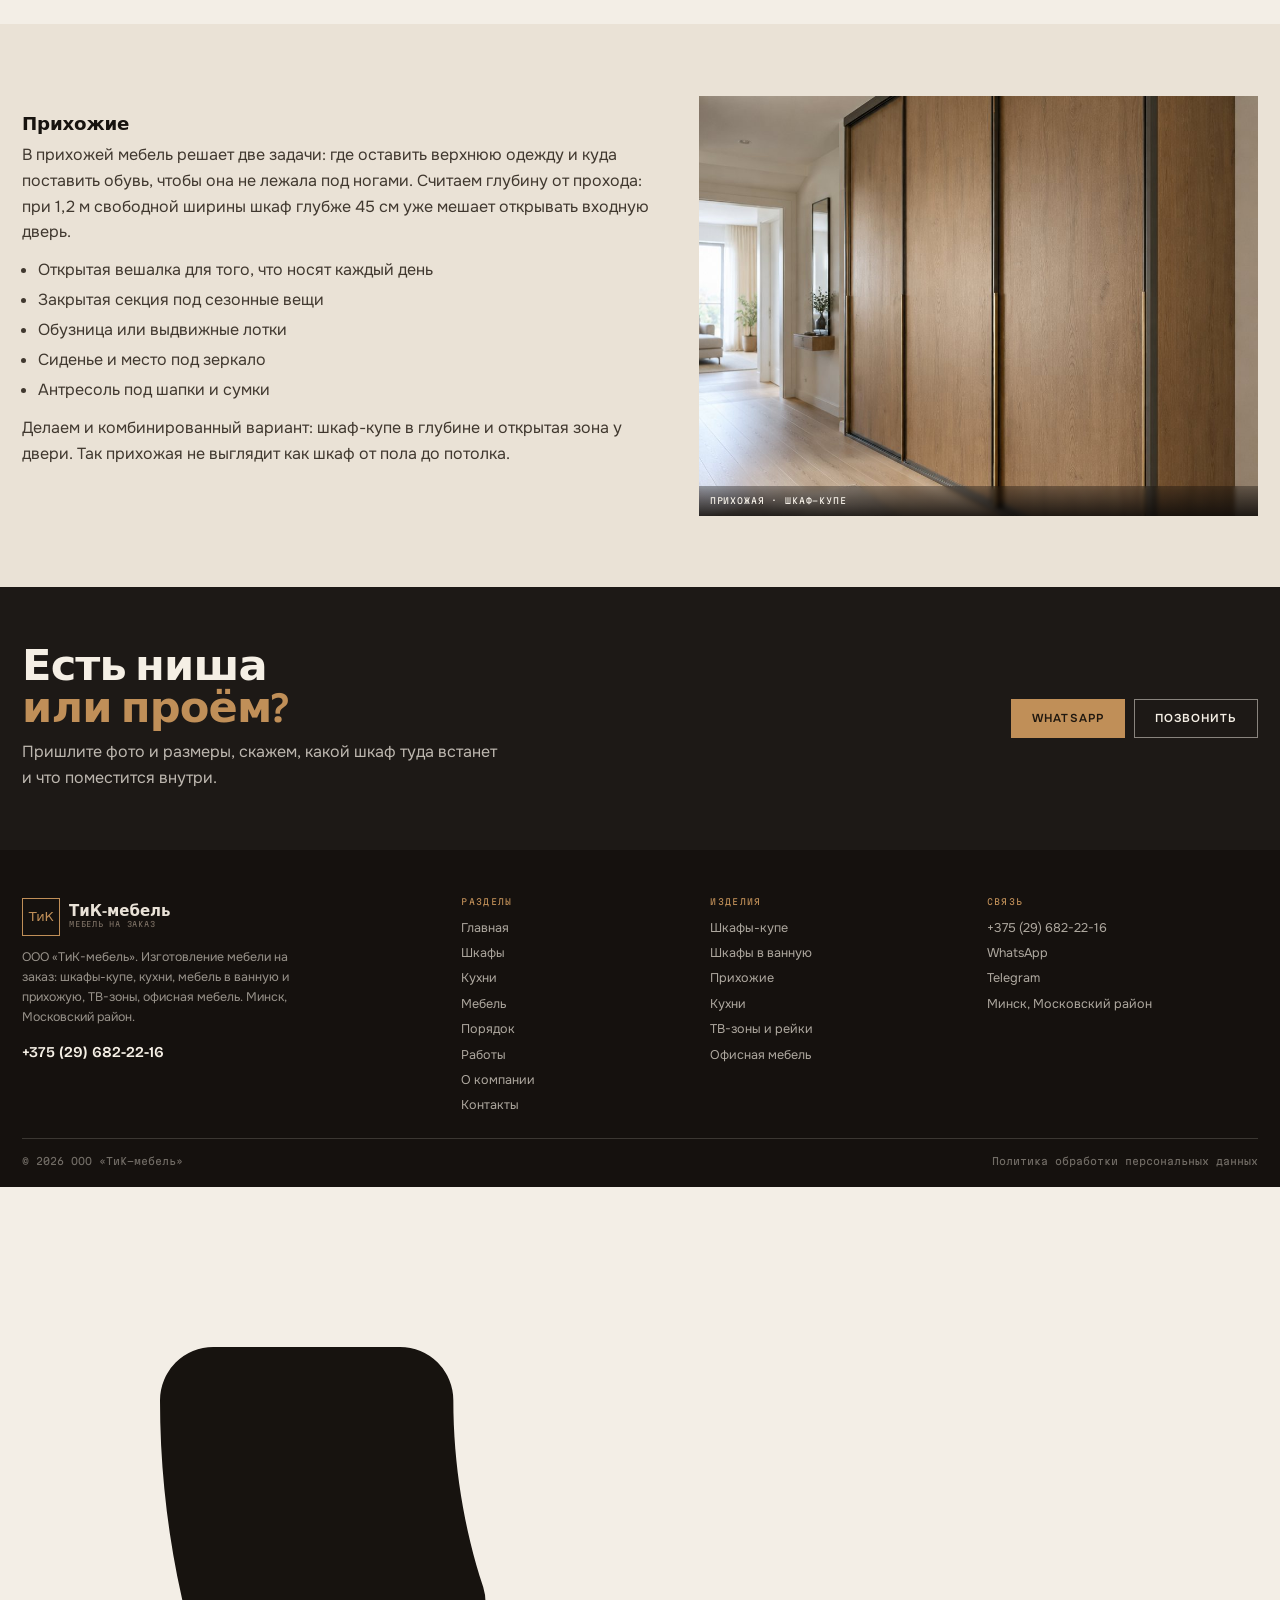
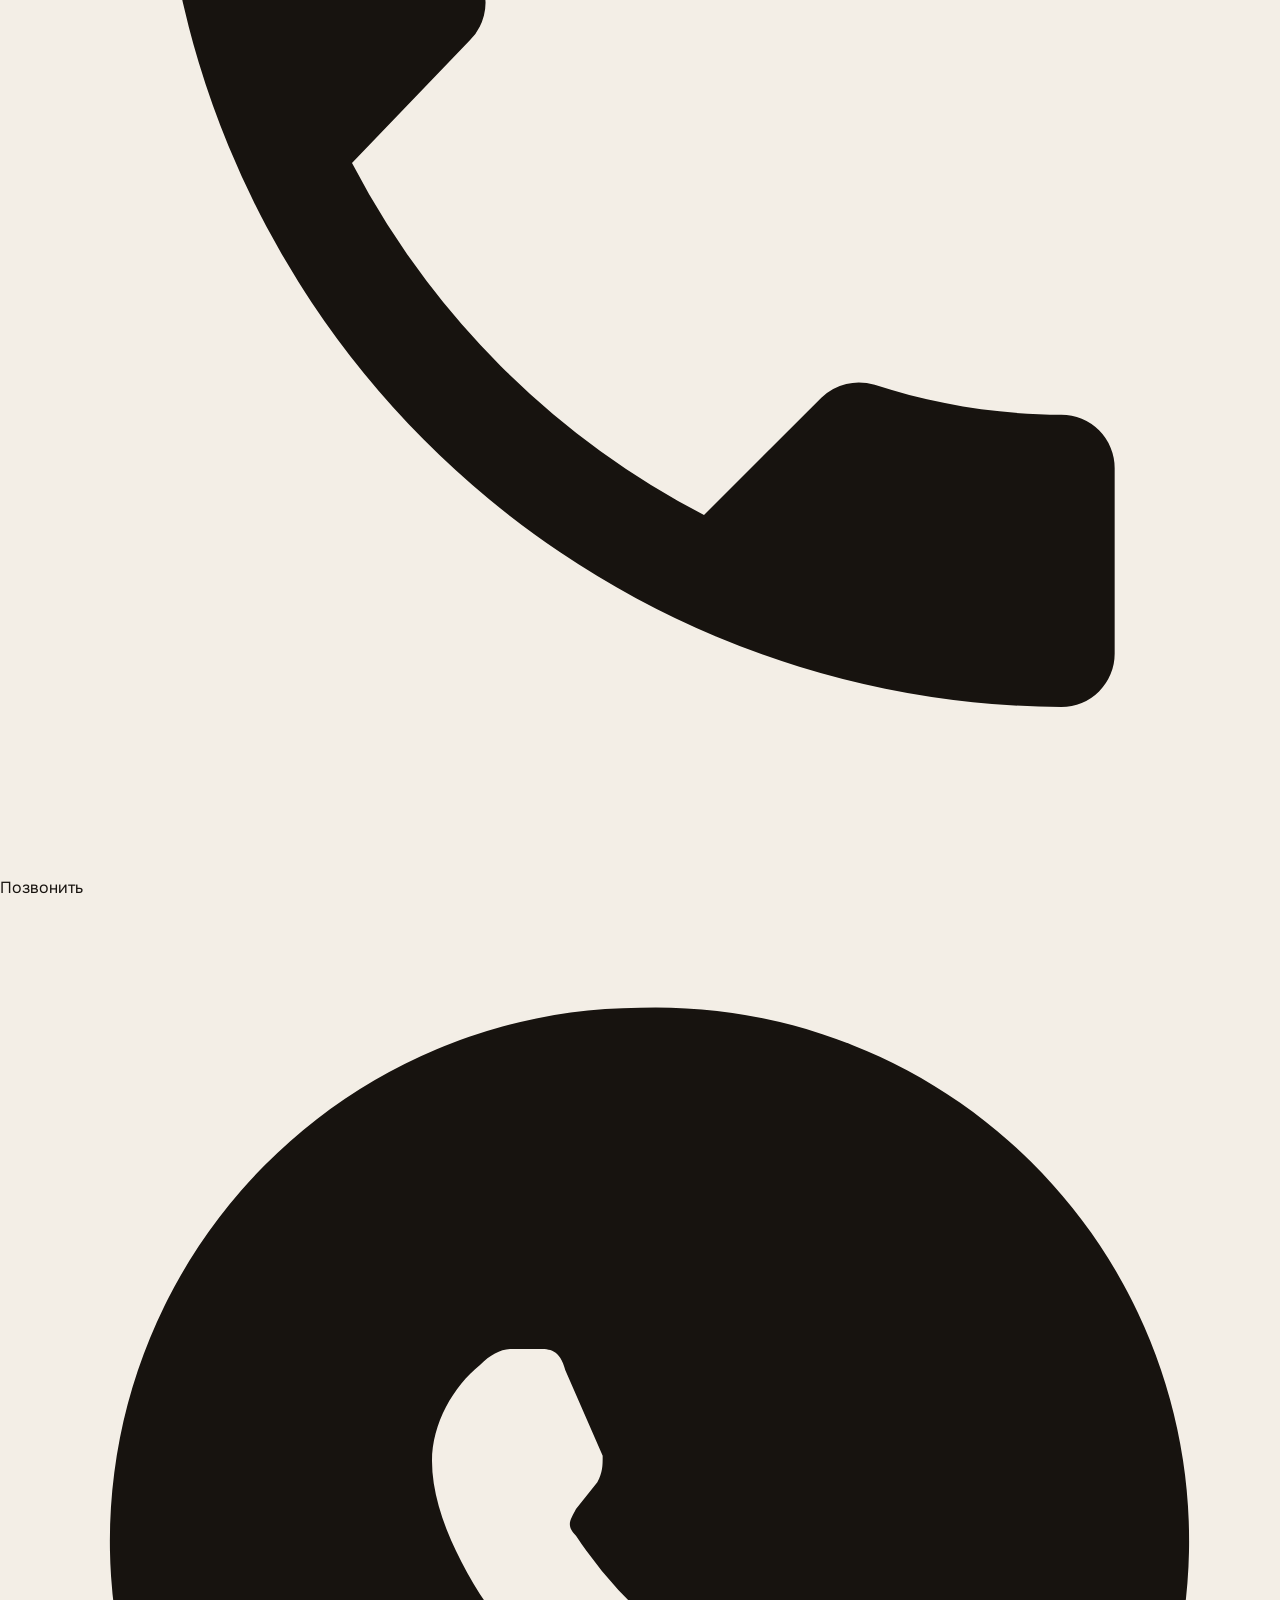
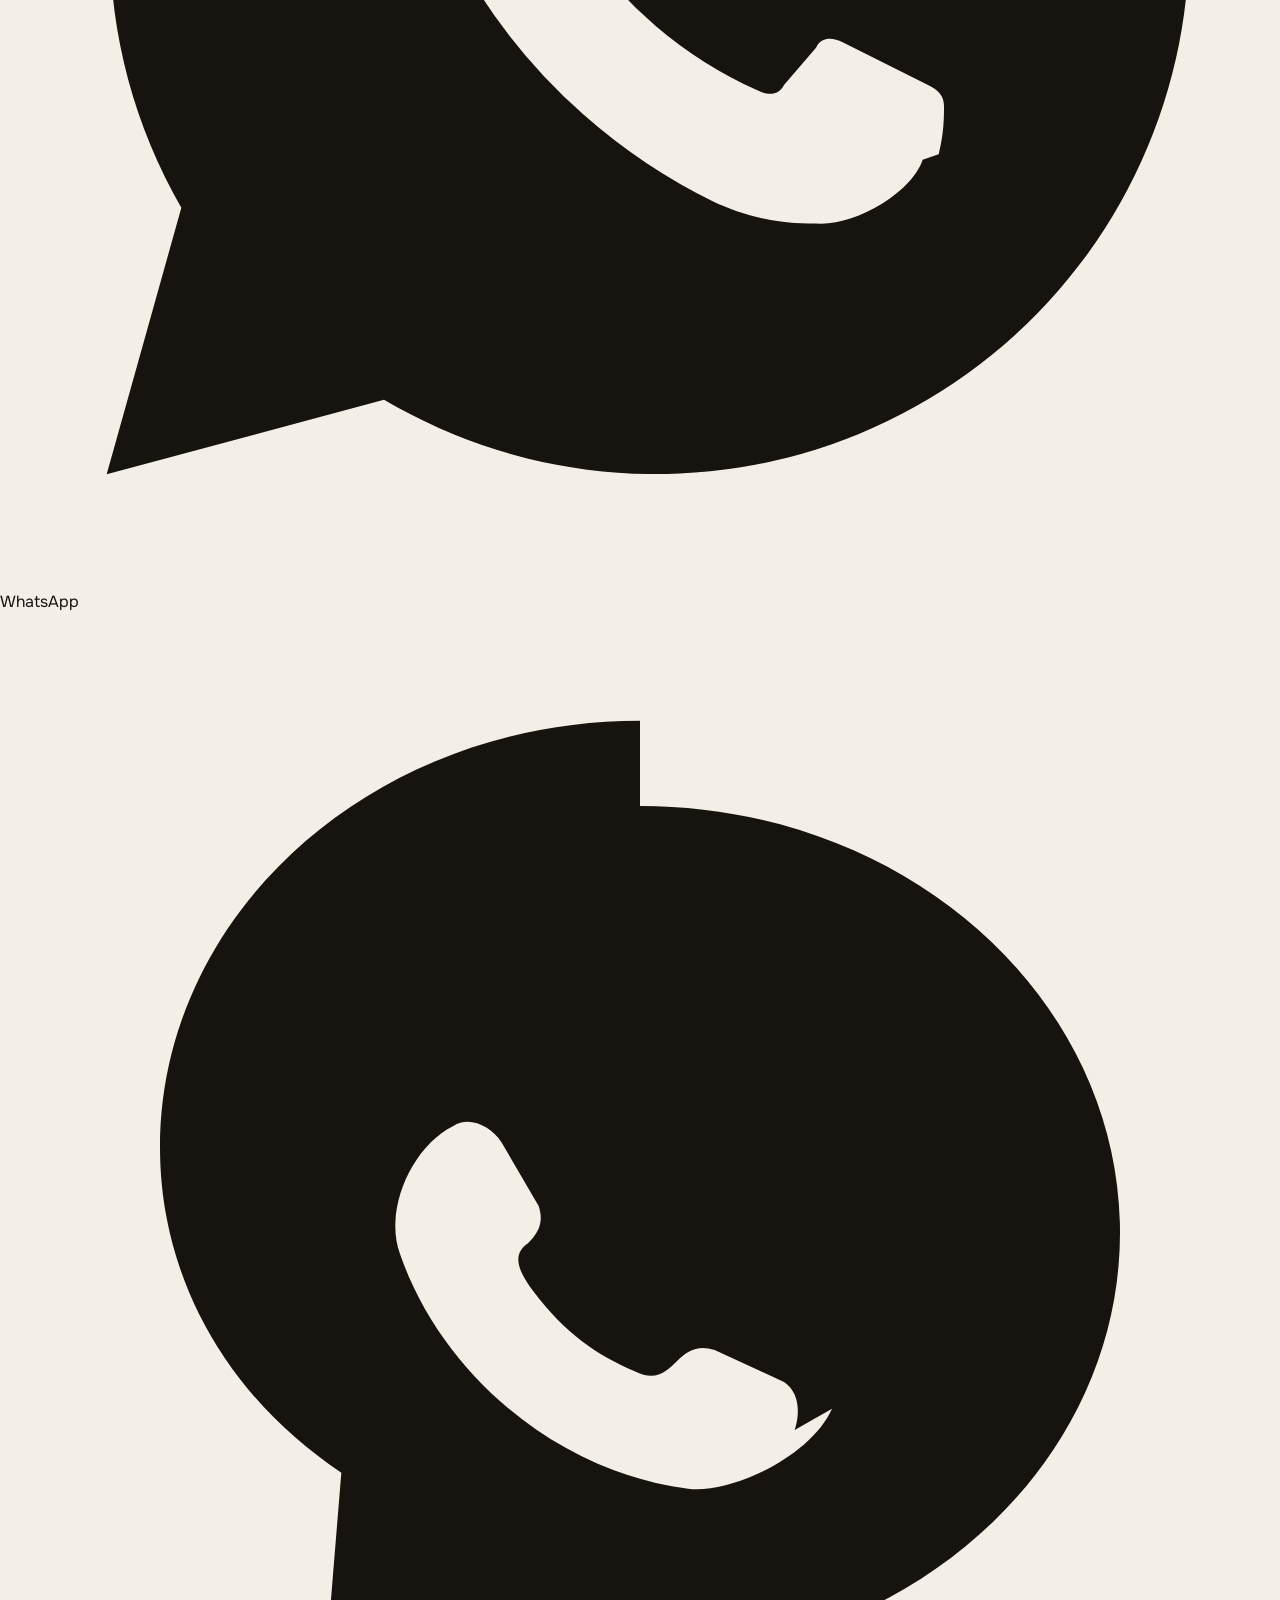
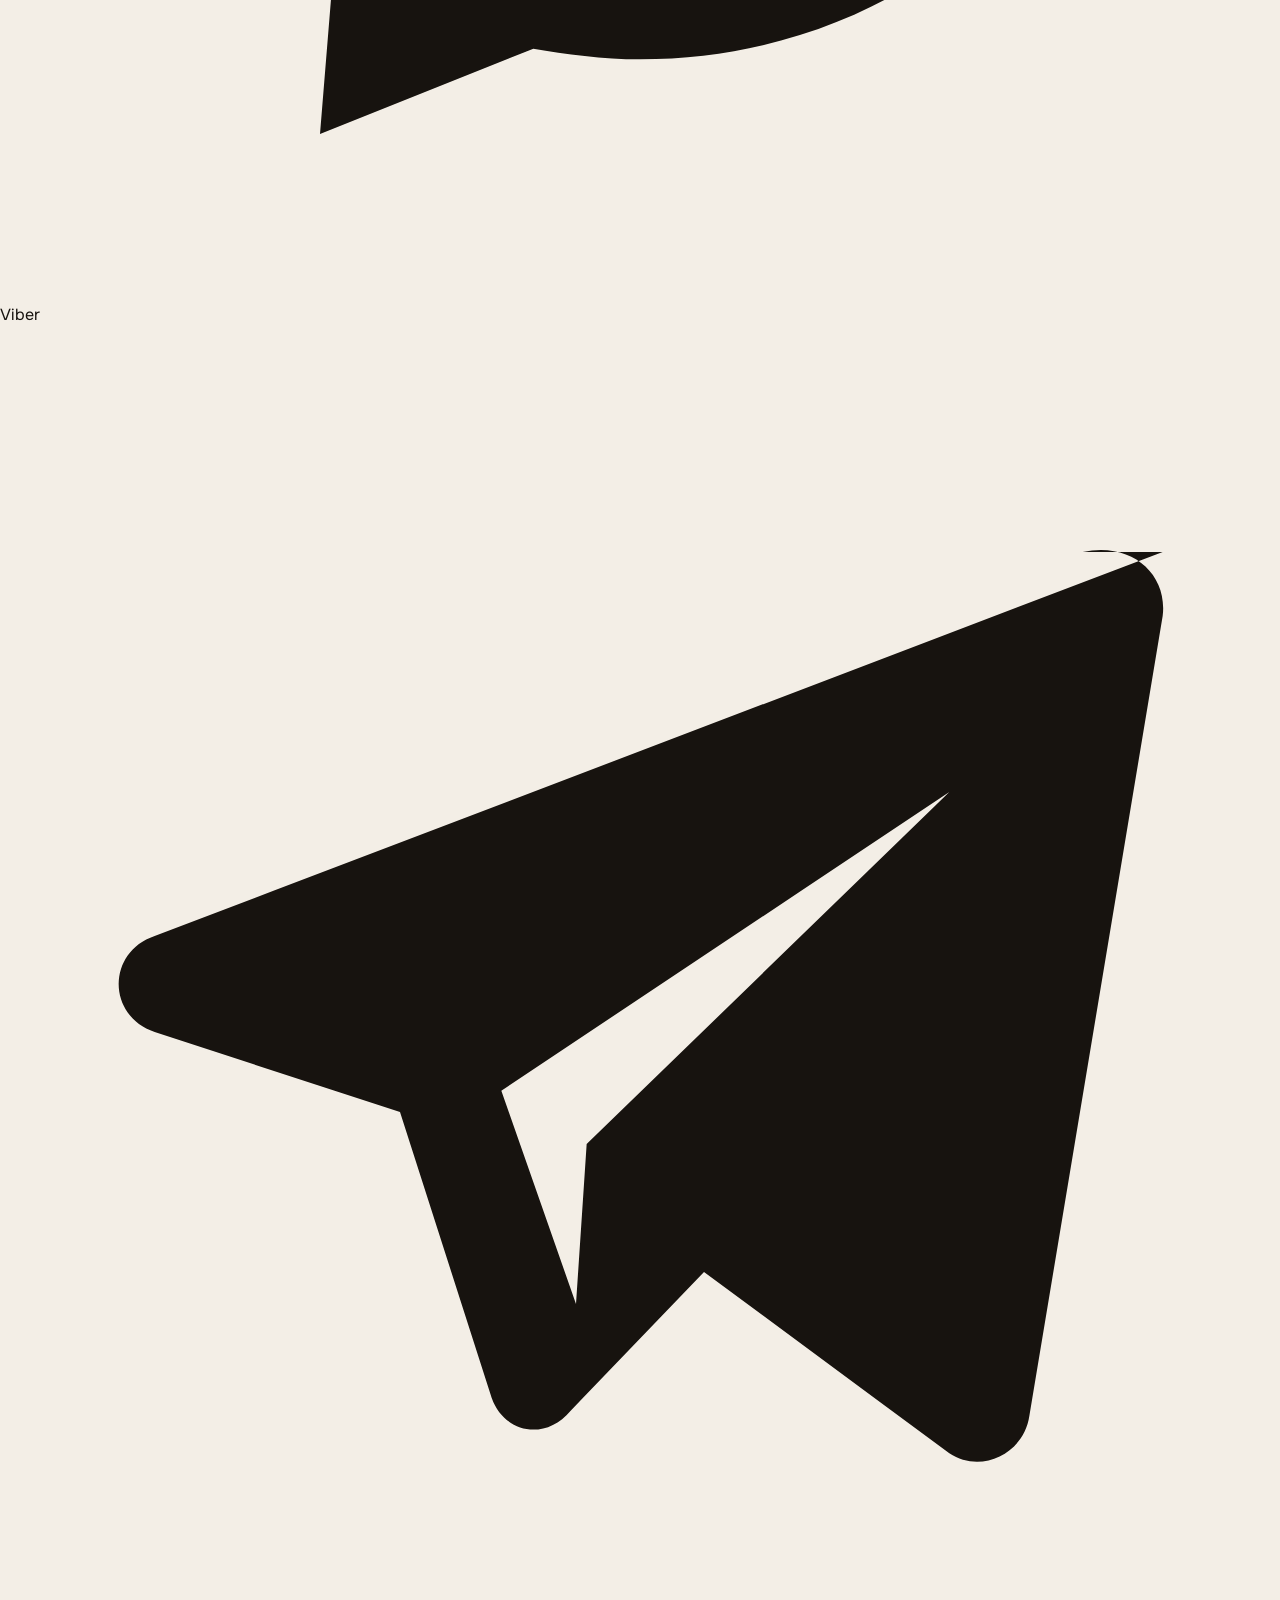
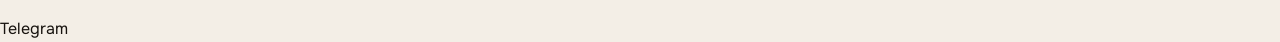
<file: shkafy.html>
<!DOCTYPE html>
<html lang="ru">
<head>
<meta charset="utf-8">
<meta name="viewport" content="width=device-width, initial-scale=1">
<title>Шкафы-купе на заказ в Минске, встроенные и корпусные | ТиК-мебель</title>
<meta name="description" content="Шкафы-купе от 1 250 р., шкафы в ванную от 800 р., прихожие, зашивка, шкаф над инсталляцией. Замер и монтаж в Минске.">
<meta property="og:title" content="Шкафы-купе на заказ в Минске, встроенные и корпусные | ТиК-мебель">
<meta property="og:description" content="Шкафы-купе от 1 250 р., шкафы в ванную от 800 р., прихожие, зашивка, шкаф над инсталляцией. Замер и монтаж в Минске.">
<meta property="og:type" content="website">
<meta name="theme-color" content="#F3EEE6">
<style>
:root{--paper:#F3EEE6;--paper2:#EAE2D6;--ink:#17130F;--ink2:#2B241D;--wood:#A26A3C;--wood2:#C08F58;
--muted:#7A6E62;--line:rgba(23,19,15,.14);--night:#1D1916;--pad:22px;--max:1300px;
--display:'Bricolage Grotesque',system-ui,sans-serif;--body:'Onest',system-ui,sans-serif;--mono:'Martian Mono',ui-monospace,monospace}
*{box-sizing:border-box}html{-webkit-text-size-adjust:100%}body{margin:0;background:var(--paper);color:var(--ink);font:16px/1.62 var(--body);-webkit-font-smoothing:antialiased}
img{max-width:100%;display:block}h1,h2,h3{margin:0;font-family:var(--display);font-weight:600;line-height:.97;letter-spacing:-.02em}
a{color:inherit;text-decoration:none}[hidden]{display:none!important}
.wrap{width:100%;max-width:var(--max);margin:0 auto;padding:0 var(--pad)}
.header{position:sticky;top:0;z-index:40;background:rgba(243,238,230,.94);border-bottom:1px solid var(--line);backdrop-filter:blur(8px)}
.header__in{display:flex;align-items:center;gap:16px;padding:11px 0}
.logo{display:flex;align-items:center;gap:9px}
.logo__mark{width:38px;height:38px;border:1.5px solid var(--ink);display:grid;place-items:center;font:500 13px/1 var(--display);letter-spacing:-.03em;background:var(--wood2);color:#20180F}
.logo__txt{display:flex;flex-direction:column;line-height:1.14}
.logo__txt b{font:600 15px/1 var(--display)}
.logo__txt i{font:400 7.5px/1.4 var(--mono);letter-spacing:.1em;text-transform:uppercase;color:var(--muted);font-style:normal}
.nav{display:flex;gap:14px;margin-left:auto;font-size:12.5px}
.nav a{padding:6px 0;border-bottom:1px solid transparent}
.nav a:hover,.nav a.is-on{border-color:var(--ink)}
.header__tel{font:500 13px/1 var(--body);white-space:nowrap}
.btn{display:inline-flex;align-items:center;justify-content:center;gap:8px;padding:13px 20px;font:600 11.5px/1 var(--body);letter-spacing:.09em;text-transform:uppercase;border:1px solid var(--ink);background:var(--ink);color:var(--paper);cursor:pointer;transition:.18s}
.btn:hover{background:#000;border-color:#000}
.btn--ghost{background:transparent;color:var(--ink)}
.btn--ghost:hover{background:var(--ink);color:var(--paper)}
.btn--wood{background:var(--wood);border-color:var(--wood);color:#fff}
.btn--wood:hover{background:#8C5730;border-color:#8C5730}
.burger{display:none;width:42px;height:36px;border:1px solid var(--ink);background:transparent;align-items:center;justify-content:center;flex-direction:column;gap:4px;cursor:pointer}
.burger i{display:block;width:16px;height:1px;background:var(--ink)}
.burger.is-close i:first-child{transform:rotate(45deg) translateY(3px)}
.burger.is-close i:last-child{transform:rotate(-45deg) translateY(-3px)}
.drawer{position:fixed;inset:0;z-index:90;background:rgba(20,16,12,.72);display:none}
.drawer[data-open]{display:block}
.drawer__in{position:absolute;inset:0 0 0 auto;width:min(400px,92vw);background:var(--paper);padding:18px;overflow-y:auto}
.drawer__top{display:flex;justify-content:space-between;align-items:center;margin-bottom:16px}
.drawer__nav{display:grid;font:600 21px/1 var(--display);letter-spacing:-.01em}
.drawer__nav a{padding:13px 0;border-bottom:1px solid var(--line)}
.drawer__cta{width:100%;margin-top:16px}
.drawer__note{font-size:12px;color:var(--muted);margin-top:10px}
body.is-locked{overflow:hidden}
.hero{position:relative;min-height:min(92svh,800px);display:flex;align-items:flex-end;overflow:hidden;background:#0F0C0A}
.hero__img{position:absolute;inset:0;width:100%;height:100%;object-fit:cover}
.hero::after{content:'';position:absolute;inset:0;background:linear-gradient(180deg,rgba(15,12,10,.5),rgba(15,12,10,.1) 38%,rgba(15,12,10,.72) 74%,#0F0C0A 100%)}
.hero__in{position:relative;z-index:2;width:100%;padding:clamp(28px,4.6vw,58px) 0 clamp(14px,2vw,22px);color:#F6F1E8}
.hero h1{font-size:clamp(2.1rem,5.8vw,4.7rem);letter-spacing:-.03em;color:#FFFDF8}
.hero h1 em{font-style:normal;color:var(--wood2)}
.hero__lede{max-width:46ch;margin:14px 0 18px;color:rgba(255,253,248,.86)}
.hero__acts{display:flex;flex-wrap:wrap;gap:9px;margin-bottom:clamp(14px,2.2vw,26px)}
.hero__acts .btn--ghost{color:#FFFDF8;border-color:rgba(255,253,248,.55)}
.hero__acts .btn--ghost:hover{background:#FFFDF8;color:var(--ink)}
.hero__facts{display:grid;grid-template-columns:repeat(4,minmax(0,1fr));border-top:1px solid rgba(255,253,248,.26);gap:0 12px}
.hero__facts div{padding:11px 0 0}
.hero__facts b{display:block;font:600 clamp(.92rem,1.4vw,1.1rem)/1.2 var(--display)}
.hero__facts span{font:400 8px/1.5 var(--mono);letter-spacing:.1em;text-transform:uppercase;color:var(--wood2)}
@media (max-width:1024px){.nav{display:none}.burger{display:flex}.header__tel{display:none}.hero__facts{grid-template-columns:1fr 1fr}}
@media (max-width:380px){.header .btn--wood{display:none}}
</style>
<link rel="preconnect" href="https://fonts.googleapis.com">
<link rel="preconnect" href="https://fonts.gstatic.com" crossorigin>
<link href="https://fonts.googleapis.com/css2?family=Bricolage+Grotesque:opsz,wght@12..96,400;12..96,600;12..96,700&family=Onest:wght@400;500;600&family=Martian+Mono:wght@400;500&display=swap" rel="stylesheet">
<link rel="stylesheet" href="assets/css/style.v1.css">
<link rel="icon" href="assets/img/favicon.svg" type="image/svg+xml">
</head>
<body>
<header class="header"><div class="header__in wrap">
<a class="logo" href="index.html"><span class="logo__mark">ТиК</span><span class="logo__txt"><b>ТиК-мебель</b><i>мебель на заказ · Минск</i></span></a>
<nav class="nav" aria-label="Основное меню"><a href="index.html">Главная</a><a href="shkafy.html" class="is-on">Шкафы</a><a href="kuhni.html">Кухни</a><a href="mebel.html">Мебель</a><a href="kak-rabotaem.html">Порядок</a><a href="raboty.html">Работы</a><a href="o-kompanii.html">О компании</a><a href="kontakty.html">Контакты</a></nav>
<a class="header__tel" href="tel:+375296822216">+375 (29) 682-22-16</a>
<a class="btn btn--wood" href="#zayavka">Замер и расчёт</a>
<button class="burger" type="button" aria-label="Меню" aria-expanded="false" aria-controls="drawer"><i></i><i></i><i></i></button>
</div></header>
<div class="drawer" id="drawer" role="dialog" aria-modal="true" aria-label="Меню" hidden>
<div class="drawer__in">
<div class="drawer__top">
<a class="logo" href="index.html"><span class="logo__mark">ТиК</span><span class="logo__txt"><b>ТиК-мебель</b><i>Минск</i></span></a>
<button class="burger is-close" type="button" data-close aria-label="Закрыть меню"><i></i><i></i></button>
</div>
<nav class="drawer__nav"><a href="index.html">Главная</a><a href="shkafy.html">Шкафы</a><a href="kuhni.html">Кухни</a><a href="mebel.html">Мебель</a><a href="kak-rabotaem.html">Порядок</a><a href="raboty.html">Работы</a><a href="o-kompanii.html">О компании</a><a href="kontakty.html">Контакты</a></nav>
<a class="btn btn--wood drawer__cta" href="tel:+375296822216">Позвонить +375 (29) 682-22-16</a>
<p class="drawer__note">Минск, Московский район. Шкафы-купе, кухни, мебель в ванную, прихожие, ТВ-зоны, офисная мебель. Замер и расчёт по вашему размеру.</p>
</div></div>
<main>
<section class="phero"><img src="assets/img/hero.jpg" alt="Шкаф-купе на заказ" width="1536" height="1024">
<div class="phero__in"><div class="wrap"><div class="crumbs"><a href="index.html">Главная</a> / Шкафы</div>
<h1>Шкафы-купе<br><em>по размеру стены</em></h1><p>Встроенные и корпусные, от 1 250 р. Ванная, прихожая, гардеробная, зашивка и шкаф над инсталляцией.</p></div></div></section>
<div class="decobar" aria-hidden="true"><i style="background:#C08F58"></i><i style="background:#6C452B"></i><i style="background:#F1EEE8"></i><i style="background:#31302D"></i><i style="background:#B4AFA6"></i><i style="background:#7C8A72"></i></div>
<section class="section"><div class="wrap"><div class="two">
<div class="prose">
<h3>Встроенный или корпусный</h3>
<p>Встроенный шкаф собирается по месту: боковинами служат стены ниши, поэтому он занимает ровно столько, сколько есть, и не оставляет щелей по краям. Корпусный — самостоятельный блок с собственными стенками, его можно переставить или забрать при переезде.</p>
<p>Если стена кривая или проём сужается кверху, встроенный вариант выигрывает: зазоры закрываются зашивкой и планками, а двери всё равно ходят ровно.</p>
<h3>Двери и механизмы</h3>
<ul>
<li>Купе на двух-четырёх дверях, с доводчиками или без</li>
<li>Распашные двери там, где позволяет глубина</li>
<li>Подъёмный механизм для антресоли под потолок</li>
<li>Профили и ручки подбираем под декор фасада</li>
</ul>
<h3>Наполнение</h3>
<p>Штанга для длинной одежды, вторая штанга под рубашки, полки под белье, выдвижные ящики для мелочей, антресоль под сезонные вещи. Комбинируем под то, что вы реально храните, а не под красивую картинку из каталога.</p>
<p>Соберите конфигурацию в чертеже ниже: увидите, как делятся двери и что поместится внутрь.</p>
</div>
<div><div class="card" style="margin-bottom:12px"><p class="eyebrow">цены</p>
<table class="spec"><tbody>
<tr><td>Шкаф-купе, типовой</td><td>от 1 250 р.</td></tr>
<tr><td>Шкаф в ванную, санузел</td><td>от 800 р.</td></tr>
<tr><td>Прихожая</td><td>по проекту</td></tr>
<tr><td>Гардеробная, зашивка</td><td>по проекту</td></tr>
</tbody></table>
<p class="hint">Цены «от» — по прайсу для типовых изделий. Итог зависит от размера, декора, фурнитуры и наполнения.</p></div>
<div class="card"><p class="eyebrow">заявка</p><h3 style="margin-bottom:10px">Расчёт шкафа</h3><form class="form" id="lead">
<label>Как вас зовут<input type="text" id="lName" placeholder="Имя" required></label>
<label>Телефон<input type="tel" id="lTel" placeholder="+375" required></label>
<div class="row2"><label>Что нужно<input type="text" id="lWhat" placeholder="Шкаф-купе, кухня, прихожая"></label><label>Помещение<input type="text" id="lRoom" placeholder="Спальня, прихожая, ванная"></label></div>
<label>Размеры или пожелания<textarea id="lTask" placeholder="Ширина 2,4 м, высота 2,7, нужны штанга и полки. Фото пришлю в чат."></textarea></label>
<button class="btn btn--wood" type="submit">Отправить в WhatsApp</button>
<p class="hint">Заявка откроется в WhatsApp: прикрепите фото помещения и примерные размеры, чтобы расчёт был точнее.</p>
</form></div></div>
</div></div></section>

<section class="section section--paper2 anchor" id="config"><div class="wrap">
<div class="sec-head"><div><p class="eyebrow">конфигуратор</p><h2 class="h2">Соберите шкаф<br><em>по своему размеру</em></h2></div>
<p>Задайте ширину, высоту, двери и наполнение: чертёж перестроится. Параметры уходят мастеру в WhatsApp, там же прикрепляете фото стены.</p></div>
<div class="cfg">
<div class="cfg__stage">
<svg id="cfgSvg" viewBox="0 0 620 430" role="img" aria-label="Чертёж шкафа по вашим размерам"></svg>
<div class="cfg__axis"><span>высота: <b id="axH">2,40 м</b></span><span>ширина: <b id="axW">2,00 м</b></span></div>
</div>
<div>
<div class="ctrl">
<div class="crow"><label>Тип шкафа</label><div class="seg" id="cType">
<button type="button" data-v="vstroen" aria-pressed="true">Встроенный</button>
<button type="button" data-v="korpus" aria-pressed="false">Корпусный</button></div></div>
<div class="crow"><label>Ширина, м: <span class="rngval" id="vW">2,00</span></label>
<input class="rng" id="cW" type="range" min="1" max="4" step="0.05" value="2"></div>
<div class="crow"><label>Высота, м: <span class="rngval" id="vH">2,40</span></label>
<input class="rng" id="cH" type="range" min="1.8" max="3" step="0.05" value="2.4"></div>
<div class="crow"><label>Двери</label><div class="seg" id="cDoors">
<button type="button" data-v="2" aria-pressed="true">2</button>
<button type="button" data-v="3" aria-pressed="false">3</button>
<button type="button" data-v="4" aria-pressed="false">4</button></div></div>
<div class="crow"><label>Наполнение</label><div class="seg" id="cFill">
<button type="button" data-v="rail" aria-pressed="true">Штанга</button>
<button type="button" data-v="shelf" aria-pressed="true">Полки</button>
<button type="button" data-v="drawer" aria-pressed="false">Ящики</button>
<button type="button" data-v="top" aria-pressed="false">Антресоль</button></div></div>
<div class="crow"><label>Декор</label><div class="seg" id="cDec">
<button type="button" data-v="dub" aria-pressed="true">Дуб</button>
<button type="button" data-v="white" aria-pressed="false">Белый</button>
<button type="button" data-v="grafit" aria-pressed="false">Графит</button>
<button type="button" data-v="oreh" aria-pressed="false">Орех</button></div></div>
</div>
<div class="cfg__out" style="margin-top:14px">
<h3>Паспорт конфигурации</h3>
<table class="spec"><tbody id="cfgSpec"></tbody></table>
<p class="cfg__note" id="cfgNote"></p>
<a class="btn btn--wood" id="cfgGo" href="https://wa.me/375296822216" target="_blank" rel="noopener">Отправить мастеру</a>
</div>
</div>
</div>
</div></section>
<div class="decobar" aria-hidden="true"><i style="background:#C08F58"></i><i style="background:#6C452B"></i><i style="background:#F1EEE8"></i><i style="background:#31302D"></i><i style="background:#B4AFA6"></i><i style="background:#7C8A72"></i></div>

<section class="section anchor" id="bath"><div class="wrap"><div class="two">
<div class="prose">
<h3>Шкафы в ванную и санузел, от 800 р.</h3>
<p>Ванная — это влага и ограниченный метраж, поэтому мебель там делается иначе, чем в спальне. Кромку на торцах закрываем полностью: именно с незакрытого торца начинается разбухание ЛДСП. Дно и низ боковин поднимаем от пола, чтобы не собирать воду после уборки.</p>
<h3>Шкаф над инсталляцией</h3>
<p>Самая частая задача в новостройках: над подвесным унитазом остаётся пустая стена, и её нужно занять с пользой. Делаем неглубокий шкаф или нишу с полками, при этом оставляем доступ к ревизионному люку: к счётчикам и узлу должны дотянуться без разбора мебели.</p>
<h3>Шкаф-зашивка</h3>
<p>Закрывает короб, трубы и стояки и заодно становится местом хранения. Внутри оставляем технологические проёмы, снаружи получается ровная плоскость с фасадом в общий декор.</p>
<div class="chips"><span class="chip">Влагостойкое ЛДСП</span><span class="chip">Полная кромка</span><span class="chip">Ревизионный доступ</span><span class="chip">Зеркало с подсветкой</span></div>
</div>
<div><div class="gal" style="grid-template-columns:1fr"><figure><img src="assets/img/bath.jpg" alt="Шкаф над инсталляцией" width="1024" height="1024" loading="lazy"><figcaption>Ванная · шкаф над инсталляцией</figcaption></figure></div>
<p class="hint">На фото показан пример решения: шкаф над инсталляцией с нишей и зеркалом с подсветкой.</p></div>
</div></div></section>
<section class="section section--paper2 anchor" id="hall"><div class="wrap"><div class="two">
<div class="prose">
<h3>Прихожие</h3>
<p>В прихожей мебель решает две задачи: где оставить верхнюю одежду и куда поставить обувь, чтобы она не лежала под ногами. Считаем глубину от прохода: при 1,2 м свободной ширины шкаф глубже 45 см уже мешает открывать входную дверь.</p>
<ul>
<li>Открытая вешалка для того, что носят каждый день</li>
<li>Закрытая секция под сезонные вещи</li>
<li>Обузница или выдвижные лотки</li>
<li>Сиденье и место под зеркало</li>
<li>Антресоль под шапки и сумки</li>
</ul>
<p>Делаем и комбинированный вариант: шкаф-купе в глубине и открытая зона у двери. Так прихожая не выглядит как шкаф от пола до потолка.</p>
</div>
<div><div class="gal" style="grid-template-columns:1fr"><figure><img src="assets/img/hero.jpg" alt="Прихожая со шкафом-купе" width="1536" height="1024" loading="lazy"><figcaption>Прихожая · шкаф-купе</figcaption></figure></div></div>
</div></div></section>
<section class="cta"><div class="wrap cta__in"><div><h2>Есть ниша<br><em>или проём?</em></h2><p>Пришлите фото и размеры, скажем, какой шкаф туда встанет и что поместится внутри.</p></div>
<div class="cta__acts"><a class="btn" href="https://wa.me/375296822216" target="_blank" rel="noopener">WhatsApp</a><a class="btn btn--ghost" href="tel:+375296822216">Позвонить</a></div></div></section>
</main>
<footer class="footer"><div class="wrap">
<div class="footer__top">
<div class="footer__about"><a class="logo logo--f" href="index.html"><span class="logo__mark">ТиК</span><span class="logo__txt"><b>ТиК-мебель</b><i>мебель на заказ</i></span></a>
<p>ООО «ТиК-мебель». Изготовление мебели на заказ: шкафы-купе, кухни, мебель в ванную и прихожую, ТВ-зоны, офисная мебель. Минск, Московский район.</p>
<a class="footer__tel" href="tel:+375296822216">+375 (29) 682-22-16</a>
</div>
<div><h4>Разделы</h4><ul><li><a href="index.html">Главная</a></li><li><a href="shkafy.html">Шкафы</a></li><li><a href="kuhni.html">Кухни</a></li><li><a href="mebel.html">Мебель</a></li><li><a href="kak-rabotaem.html">Порядок</a></li><li><a href="raboty.html">Работы</a></li><li><a href="o-kompanii.html">О компании</a></li><li><a href="kontakty.html">Контакты</a></li></ul></div>
<div><h4>Изделия</h4><ul><li><a href="shkafy.html">Шкафы-купе</a></li><li><a href="shkafy.html#bath">Шкафы в ванную</a></li><li><a href="shkafy.html#hall">Прихожие</a></li><li><a href="kuhni.html">Кухни</a></li><li><a href="mebel.html">ТВ-зоны и рейки</a></li><li><a href="mebel.html#office">Офисная мебель</a></li></ul></div>
<div><h4>Связь</h4><ul><li><a href="tel:+375296822216">+375 (29) 682-22-16</a></li><li><a href="https://wa.me/375296822216" target="_blank" rel="noopener">WhatsApp</a></li><li><a href="https://t.me/+375296822216" target="_blank" rel="noopener">Telegram</a></li><li><a href="https://yandex.by/maps/?text=%D0%A2%D0%B8%D0%9A-%D0%BC%D0%B5%D0%B1%D0%B5%D0%BB%D1%8C%20%D0%9C%D0%B8%D0%BD%D1%81%D0%BA%20%D0%9C%D0%BE%D1%81%D0%BA%D0%BE%D0%B2%D1%81%D0%BA%D0%B8%D0%B9%20%D1%80%D0%B0%D0%B9%D0%BE%D0%BD%20%D0%BC%D0%B5%D0%B1%D0%B5%D0%BB%D1%8C%20%D0%BD%D0%B0%20%D0%B7%D0%B0%D0%BA%D0%B0%D0%B7" target="_blank" rel="noopener">Минск, Московский район</a></li></ul></div>
</div>
<div class="footer__bottom"><span>© <span id="yr">2026</span> ООО «ТиК-мебель»</span>
<span><a href="politika.html">Политика обработки персональных данных</a></span></div>
</div></footer>
<div class="mbar" role="navigation" aria-label="Быстрая связь">
<a href="tel:+375296822216"><svg viewBox="0 0 24 24" fill="currentColor" aria-hidden="true"><path d="M6.6 10.8a15.5 15.5 0 0 0 6.6 6.6l2.2-2.2a1 1 0 0 1 1-.24c1.1.36 2.3.56 3.5.56a1 1 0 0 1 1 1V20a1 1 0 0 1-1 1A17 17 0 0 1 3 4a1 1 0 0 1 1-1h3.5a1 1 0 0 1 1 1c0 1.2.2 2.4.56 3.5a1 1 0 0 1-.25 1z"/></svg>Позвонить</a>
<a href="https://wa.me/375296822216" target="_blank" rel="noopener"><svg viewBox="0 0 24 24" fill="currentColor" aria-hidden="true"><path d="M12 2a10 10 0 0 0-8.6 15L2 22l5.2-1.4A10 10 0 1 0 12 2m5.3 14.1c-.2.6-1.2 1.2-1.9 1.2-.5 0-1.1 0-2-.4a11 11 0 0 1-4.4-3.9c-.5-.8-.9-1.7-.9-2.5 0-.7.4-1.4.9-1.8.2-.2.4-.3.6-.3h.5c.2 0 .4 0 .5.4l.7 1.6c0 .2 0 .3-.1.5l-.4.5c-.1.2-.2.3 0 .5a8 8 0 0 0 3.4 2.9c.2.1.4.1.5-.1l.6-.7c.1-.2.3-.2.5-.1l1.6.8c.2.1.3.2.3.4s0 .5-.1.9"/></svg>WhatsApp</a>
<a href="viber://chat?number=%2B375296822216"><svg viewBox="0 0 24 24" fill="currentColor" aria-hidden="true"><path d="M12 2C7 2 3 5.6 3 10c0 2.5 1.3 4.7 3.4 6.1L6 21l4-1.6c.6.1 1.3.2 2 .2 5 0 9-3.6 9-8s-4-8-9-8m3.6 11.3c-.4.9-1.9 1.6-2.7 1.5-2.4-.3-4.6-2.1-5.4-4.4-.3-.8.2-2 1-2.4.3-.2.7 0 .9.3l.7 1.2c.1.3 0 .5-.2.7-.3.2-.2.5.1.9.6.8 1.2 1.2 1.9 1.5.4.2.6 0 .8-.2s.4-.3.7-.2l1.3.6c.3.2.3.6.2.9"/></svg>Viber</a>
<a href="https://t.me/+375296822216" target="_blank" rel="noopener"><svg viewBox="0 0 24 24" fill="currentColor" aria-hidden="true"><path d="M21.8 4.2 2.9 11.4c-.9.3-.9 1.5 0 1.8l4.6 1.5 1.7 5.3c.2.7 1 .9 1.5.3l2.5-2.6 4.6 3.4c.6.4 1.4 0 1.5-.7l2.5-15c.1-.8-.6-1.4-1.5-1.2M9.4 14.3l8.4-5.6-6.8 6.6-.2 3z"/></svg>Telegram</a>
</div>
<script src="assets/js/main.v1.js"></script>
</body>
</html>
</file>
<file: assets/css/style.v1.css>
.section{padding:clamp(44px,5.6vw,86px) 0}
.section--paper2{background:var(--paper2)}
.section--night{background:var(--night);color:#F2ECE2}
.section--night .sec-head p,.section--night .muted{color:rgba(242,236,226,.66)}
.decobar{display:flex;height:34px;border-top:1px solid var(--line);border-bottom:1px solid var(--line)}
.decobar i{flex:1;position:relative}
.decobar i::after{content:'';position:absolute;inset:0;background:linear-gradient(180deg,rgba(255,255,255,.22),transparent 40%,rgba(0,0,0,.16))}
.eyebrow{display:inline-flex;align-items:center;gap:9px;font:400 8.5px/1 var(--mono);letter-spacing:.16em;text-transform:uppercase;color:var(--wood);margin:0 0 12px}
.eyebrow::before{content:'';width:22px;height:1px;background:var(--wood)}
.h2{font-size:clamp(1.75rem,4.3vw,3.2rem)}
.h2 em{font-style:normal;color:var(--wood)}
.sec-head{display:grid;grid-template-columns:minmax(0,1.15fr) minmax(0,.85fr);gap:clamp(12px,3.6vw,44px);align-items:end;margin-bottom:clamp(20px,2.8vw,36px)}
.sec-head p{margin:0;color:var(--muted);font-size:.94rem;max-width:44ch}

/* паспорт изделия */
.prod{display:grid;grid-template-columns:repeat(3,minmax(0,1fr));gap:clamp(10px,1.6vw,18px)}
.pcard{border:1px solid var(--line);background:#FBF8F3;padding:clamp(15px,2vw,22px);display:flex;flex-direction:column;position:relative;transition:.18s}
.pcard:hover{border-color:var(--ink);transform:translateY(-2px)}
.pcard__n{font:400 8.5px/1 var(--mono);letter-spacing:.14em;color:var(--muted)}
.pcard h3{font-size:1.16rem;margin:9px 0 7px;letter-spacing:-.01em}
.pcard p{margin:0 0 14px;font-size:13.4px;color:var(--muted);flex:1}
.pcard__foot{display:flex;align-items:baseline;justify-content:space-between;gap:10px;border-top:1px solid var(--line);padding-top:10px}
.price{font:600 1.42rem/1 var(--display);letter-spacing:-.03em;white-space:nowrap}
.price small{font:400 9.5px/1 var(--mono);color:var(--muted);margin-right:4px}
.pcard__go{font:600 11px/1 var(--body);letter-spacing:.06em;text-transform:uppercase;border-bottom:1px solid var(--wood);color:var(--wood);padding-bottom:2px}
.decotag{position:absolute;top:0;right:0;padding:5px 9px;font:400 8px/1 var(--mono);letter-spacing:.1em;text-transform:uppercase;background:var(--ink);color:var(--paper)}

/* конфигуратор */
.cfg{display:grid;grid-template-columns:minmax(0,1.12fr) minmax(0,.88fr);gap:clamp(16px,3vw,40px);align-items:start}
.cfg__stage{border:1px solid var(--line);background:linear-gradient(180deg,#FBF8F3,#F1EAE0);padding:clamp(12px,2vw,22px)}
.cfg svg{width:100%;height:auto;display:block}
.cfg__axis{display:flex;justify-content:space-between;font:400 8.5px/1 var(--mono);color:var(--muted);letter-spacing:.08em;margin-top:10px;text-transform:uppercase}
.ctrl{display:grid;gap:13px}
.crow{display:grid;gap:6px}
.crow>label{font:400 8.5px/1 var(--mono);letter-spacing:.14em;text-transform:uppercase;color:var(--muted)}
.seg{display:flex;flex-wrap:wrap;gap:5px}
.seg button{padding:8px 12px;border:1px solid var(--line);background:transparent;font:500 12px/1 var(--body);color:var(--ink);cursor:pointer;transition:.14s}
.seg button:hover{border-color:var(--ink)}
.seg button[aria-pressed="true"]{background:var(--ink);color:var(--paper);border-color:var(--ink)}
.rng{width:100%;accent-color:#A26A3C;margin:0}
.rngval{font:600 1rem/1 var(--display);color:var(--ink)}
.cfg__out{border:1px solid var(--line);background:#FBF8F3;padding:clamp(15px,2vw,22px)}
.cfg__out h3{font-size:1.05rem;margin-bottom:10px}
.spec{width:100%;border-collapse:collapse;font-size:13px}
.spec td{padding:6px 0;border-bottom:1px dotted var(--line);vertical-align:top}
.spec td:last-child{text-align:right;font-weight:500;white-space:nowrap}
.spec tr:last-child td{border-bottom:0}
.cfg__note{font-size:11.5px;color:var(--muted);margin:10px 0 12px;line-height:1.5}

/* декоры */
.decors{display:grid;grid-template-columns:repeat(6,minmax(0,1fr));gap:8px}
.dsw{border:1px solid var(--line);background:#FBF8F3;cursor:pointer;padding:0;text-align:left;transition:.16s;overflow:hidden}
.dsw i{display:block;height:clamp(64px,8vw,96px);position:relative}
.dsw i::after{content:'';position:absolute;inset:0;background:linear-gradient(160deg,rgba(255,255,255,.24),transparent 46%,rgba(0,0,0,.14))}
.dsw b{display:block;font:500 11.5px/1.3 var(--body);padding:8px 9px 3px}
.dsw span{display:block;font:400 7.5px/1.4 var(--mono);letter-spacing:.08em;text-transform:uppercase;color:var(--muted);padding:0 9px 9px}
.dsw:hover{border-color:var(--ink)}
.dsw[aria-pressed="true"]{border-color:var(--ink);box-shadow:inset 0 0 0 1px var(--ink)}

/* шаги */
.steps{display:grid;grid-template-columns:repeat(5,minmax(0,1fr));gap:clamp(8px,1.4vw,18px)}
.step{border-top:2px solid var(--ink);padding-top:10px}
.step span{font:400 8.5px/1 var(--mono);color:var(--wood);letter-spacing:.12em}
.step b{display:block;font:600 1.02rem/1.2 var(--display);margin:7px 0 5px}
.step p{margin:0;font-size:12.4px;color:var(--muted)}
.section--night .step{border-color:var(--wood2)}
.section--night .step p{color:rgba(242,236,226,.7)}
.section--night .step span{color:var(--wood2)}

/* фото */
.gal{display:grid;grid-template-columns:repeat(3,minmax(0,1fr));gap:clamp(6px,1vw,11px)}
.gal figure{margin:0;position:relative;overflow:hidden;background:#E6DED2}
.gal img{width:100%;height:100%;object-fit:cover;aspect-ratio:4/3;transition:transform .6s}
.gal figure:hover img{transform:scale(1.035)}
.gal figcaption{position:absolute;left:0;right:0;bottom:0;padding:9px 11px;background:linear-gradient(180deg,rgba(15,12,10,.35),rgba(15,12,10,.88));backdrop-filter:blur(2px);color:#FAF5EC;font:400 8.5px/1.4 var(--mono);letter-spacing:.1em;text-transform:uppercase}
.gal figure.wide{grid-column:span 2}.gal figure.wide img{aspect-ratio:8/3.3}

/* формы */
.form{display:grid;gap:10px}
.form label{display:grid;gap:5px;font:400 8.5px/1 var(--mono);letter-spacing:.12em;text-transform:uppercase;color:var(--muted)}
.form input,.form textarea,.form select{font:15px/1.5 var(--body);padding:11px 13px;border:1px solid #C9BFB0;background:#FFFDF9;color:var(--ink);width:100%}
.form input::placeholder,.form textarea::placeholder{color:#9C9184}
.form input:focus,.form textarea:focus{outline:2px solid var(--wood);outline-offset:-1px;border-color:var(--wood)}
.form textarea{min-height:80px;resize:vertical}
.form .row2{display:grid;grid-template-columns:1fr 1fr;gap:10px}

.card{border:1px solid var(--line);background:#FBF8F3;padding:clamp(15px,2vw,24px)}
.hint{font-size:11.5px;color:var(--muted);line-height:1.55;margin:10px 0 0}
.faq{border-top:1px solid var(--line)}
.faq details{border-bottom:1px solid var(--line)}
.faq summary{list-style:none;cursor:pointer;padding:14px 0;display:flex;gap:10px;font:600 1rem/1.35 var(--display);letter-spacing:-.01em}
.faq summary::-webkit-details-marker{display:none}
.faq summary::after{content:'+';margin-left:auto;font:400 17px/1 var(--body);color:var(--wood)}
.faq details[open] summary::after{content:'–'}
.faq p{margin:0 0 14px;color:#4A423A;font-size:.92rem;max-width:72ch}
.cta{background:var(--night);color:#F5EFE5;padding:clamp(34px,4.6vw,66px) 0}
.cta__in{display:grid;grid-template-columns:minmax(0,1.1fr) minmax(0,.9fr);gap:clamp(14px,3.4vw,40px);align-items:center}
.cta h2{font-size:clamp(1.6rem,3.7vw,2.7rem)}
.cta h2 em{font-style:normal;color:var(--wood2)}
.cta p{color:rgba(245,239,229,.74);margin:9px 0 0;max-width:44ch}
.cta__acts{display:flex;flex-wrap:wrap;gap:9px;justify-content:flex-end}
.cta .btn{border-color:var(--wood2);background:var(--wood2);color:#20180F}
.cta .btn--ghost{background:transparent;color:#F5EFE5;border-color:rgba(245,239,229,.5)}
.cta .btn--ghost:hover{background:#F5EFE5;color:var(--ink)}
.footer{background:#15110E;color:#E9E2D7;padding:clamp(30px,3.8vw,52px) 0 18px}
.footer__top{display:grid;grid-template-columns:1.5fr .8fr .9fr 1fr;gap:clamp(12px,2.6vw,32px);padding-bottom:22px;border-bottom:1px solid rgba(233,226,215,.18)}
.footer__top>*{min-width:0}
.footer h4{font:400 8.5px/1 var(--mono);letter-spacing:.16em;text-transform:uppercase;color:var(--wood2);margin:0 0 11px}
.footer ul{list-style:none;margin:0;padding:0;display:grid;gap:5px;font-size:12.6px;color:rgba(233,226,215,.72)}
.footer a:hover{color:var(--wood2)}
.footer__about p{font-size:12.4px;color:rgba(233,226,215,.62);margin:11px 0;max-width:34ch}
.footer__tel{font:600 15px/1 var(--display);color:#F5EFE5}
.logo--f .logo__mark{border-color:var(--wood2);background:transparent;color:var(--wood2)}
.footer__bottom{display:flex;flex-wrap:wrap;gap:8px;justify-content:space-between;padding-top:14px;font:400 10px/1.6 var(--mono);color:rgba(233,226,215,.44)}

.phero{position:relative;min-height:clamp(290px,42vh,430px);display:flex;align-items:flex-end;overflow:hidden;background:#0F0C0A}
.phero img{position:absolute;inset:0;width:100%;height:100%;object-fit:cover}
.phero::after{content:'';position:absolute;inset:0;background:linear-gradient(180deg,rgba(15,12,10,.44),rgba(15,12,10,.9))}
.phero__in{position:relative;z-index:2;padding:clamp(22px,3.2vw,42px) 0;color:#FFFDF8}
.phero h1{font-size:clamp(1.8rem,5vw,3.6rem);color:#FFFDF8}
.phero h1 em{font-style:normal;color:var(--wood2)}
.phero p{margin:9px 0 0;color:rgba(255,253,248,.78);max-width:52ch}
.crumbs{font:400 8.5px/1 var(--mono);letter-spacing:.12em;text-transform:uppercase;color:rgba(255,253,248,.5);margin-bottom:11px}
.two{display:grid;grid-template-columns:minmax(0,1.06fr) minmax(0,.94fr);gap:clamp(16px,3.6vw,48px);align-items:start}
.prose p{margin:0 0 12px;color:#40382F;max-width:66ch}
.prose h3{font-size:1.14rem;margin:20px 0 8px;letter-spacing:-.01em}
.prose ul{padding-left:16px;margin:0 0 12px;color:#40382F}
.prose li{margin-bottom:4px}
.anchor{scroll-margin-top:90px}
.chips{display:flex;flex-wrap:wrap;gap:6px;margin:12px 0 0}
.chip{padding:6px 11px;border:1px solid var(--line);font:400 9.5px/1 var(--mono);letter-spacing:.08em;text-transform:uppercase;color:#4A423A;background:#FBF8F3}

@media (max-width:1024px){.prod,.steps{grid-template-columns:1fr 1fr}.cfg,.two,.cta__in,.sec-head{grid-template-columns:minmax(0,1fr)}
.decors{grid-template-columns:repeat(3,minmax(0,1fr))}.gal{grid-template-columns:1fr 1fr}.gal figure.wide{grid-column:span 2}
.footer__top{grid-template-columns:1fr 1fr}.cta__acts{justify-content:flex-start}.steps .step:nth-child(5){grid-column:span 2}}
@media (max-width:720px){:root{--pad:15px}
.prod,.gal{grid-template-columns:minmax(0,1fr)}.gal figure.wide{grid-column:auto}.gal figure.wide img{aspect-ratio:4/3}
.steps{grid-template-columns:minmax(0,1fr)}.steps .step:nth-child(5){grid-column:auto}
.footer__top,.form .row2{grid-template-columns:minmax(0,1fr)}
.decors{grid-template-columns:repeat(2,minmax(0,1fr))}
.mbar{position:fixed;left:0;right:0;bottom:0;z-index:60;display:grid;grid-template-columns:repeat(4,1fr);gap:1px;background:#2B241D}
.mbar a{display:flex;flex-direction:column;align-items:center;gap:3px;padding:8px 2px 7px;background:#1D1916;font-size:10px;color:rgba(245,239,229,.92)}
.mbar svg{width:19px;height:19px}
.mbar a:first-child{color:var(--wood2)}
.mbar a:nth-child(2) svg{color:#25D366}.mbar a:nth-child(3) svg{color:#7360F2}.mbar a:nth-child(4) svg{color:#229ED9}
body{padding-bottom:56px}}
</file>
